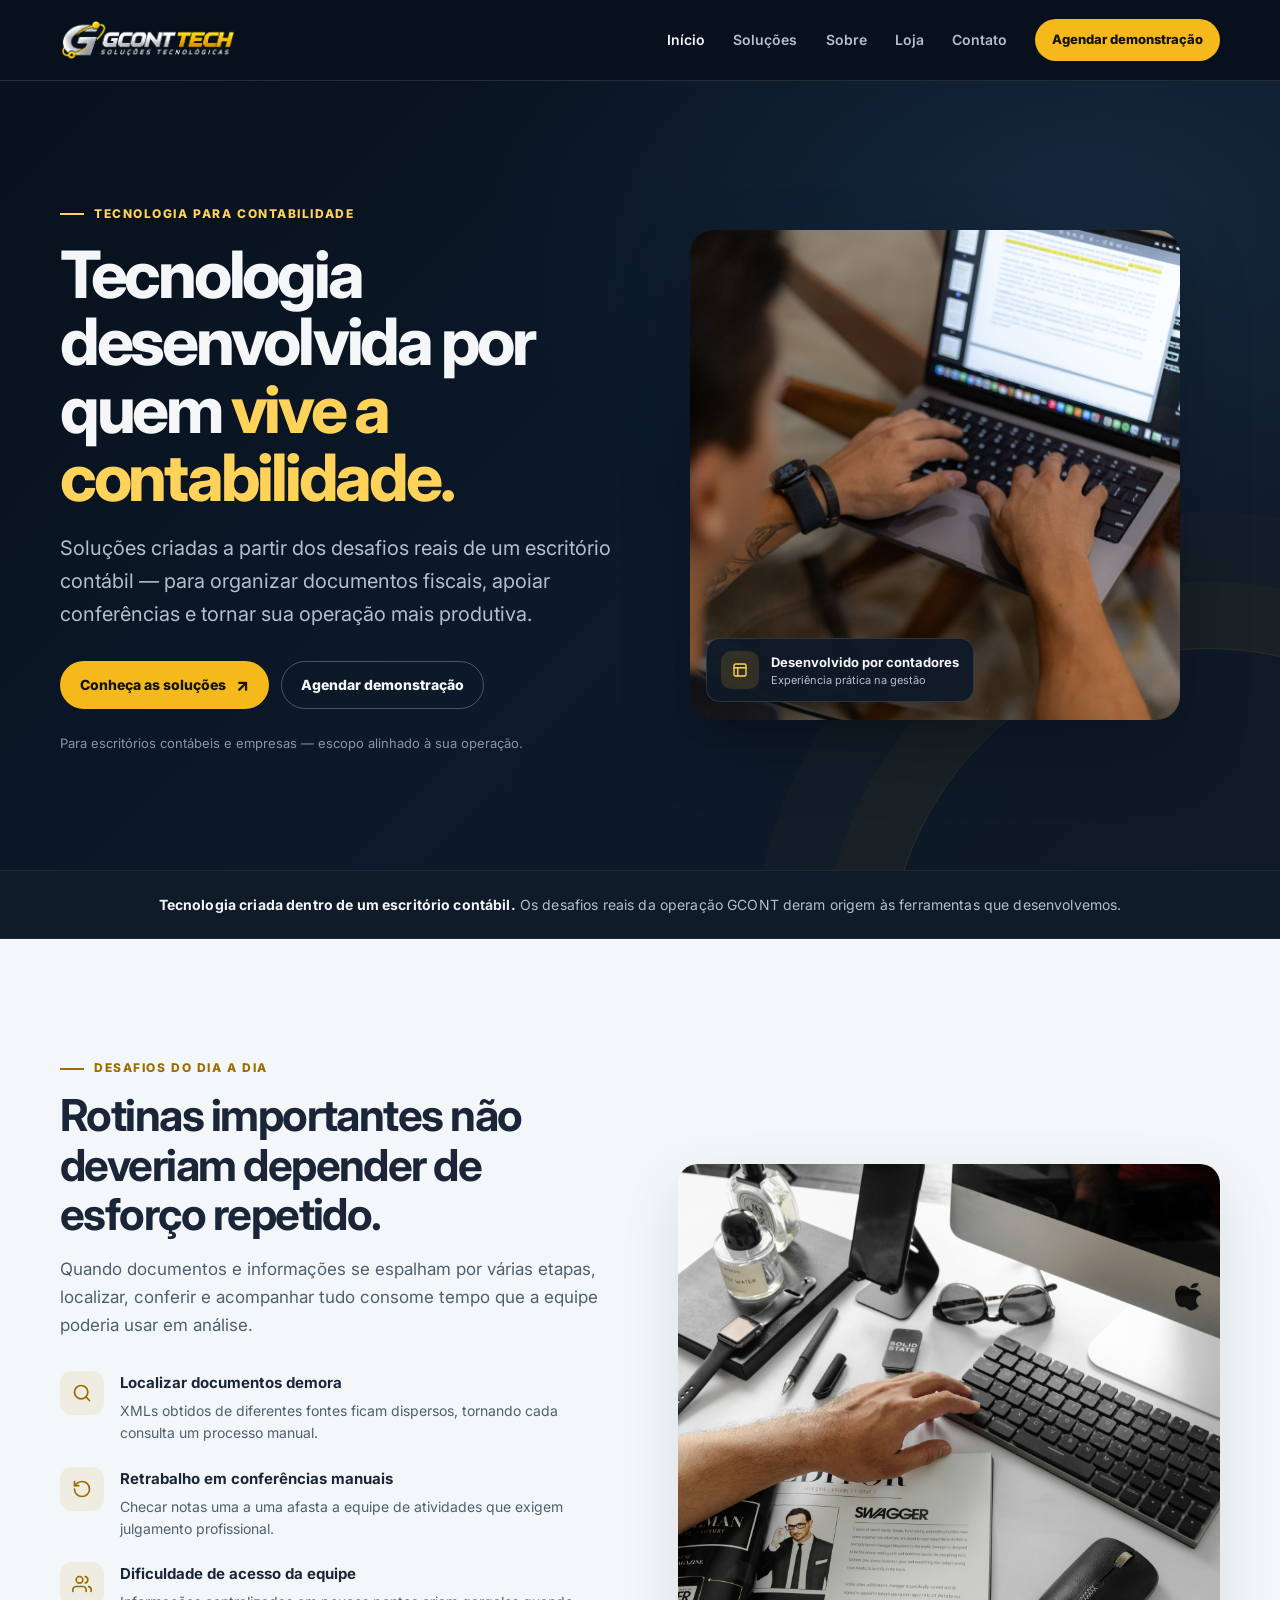
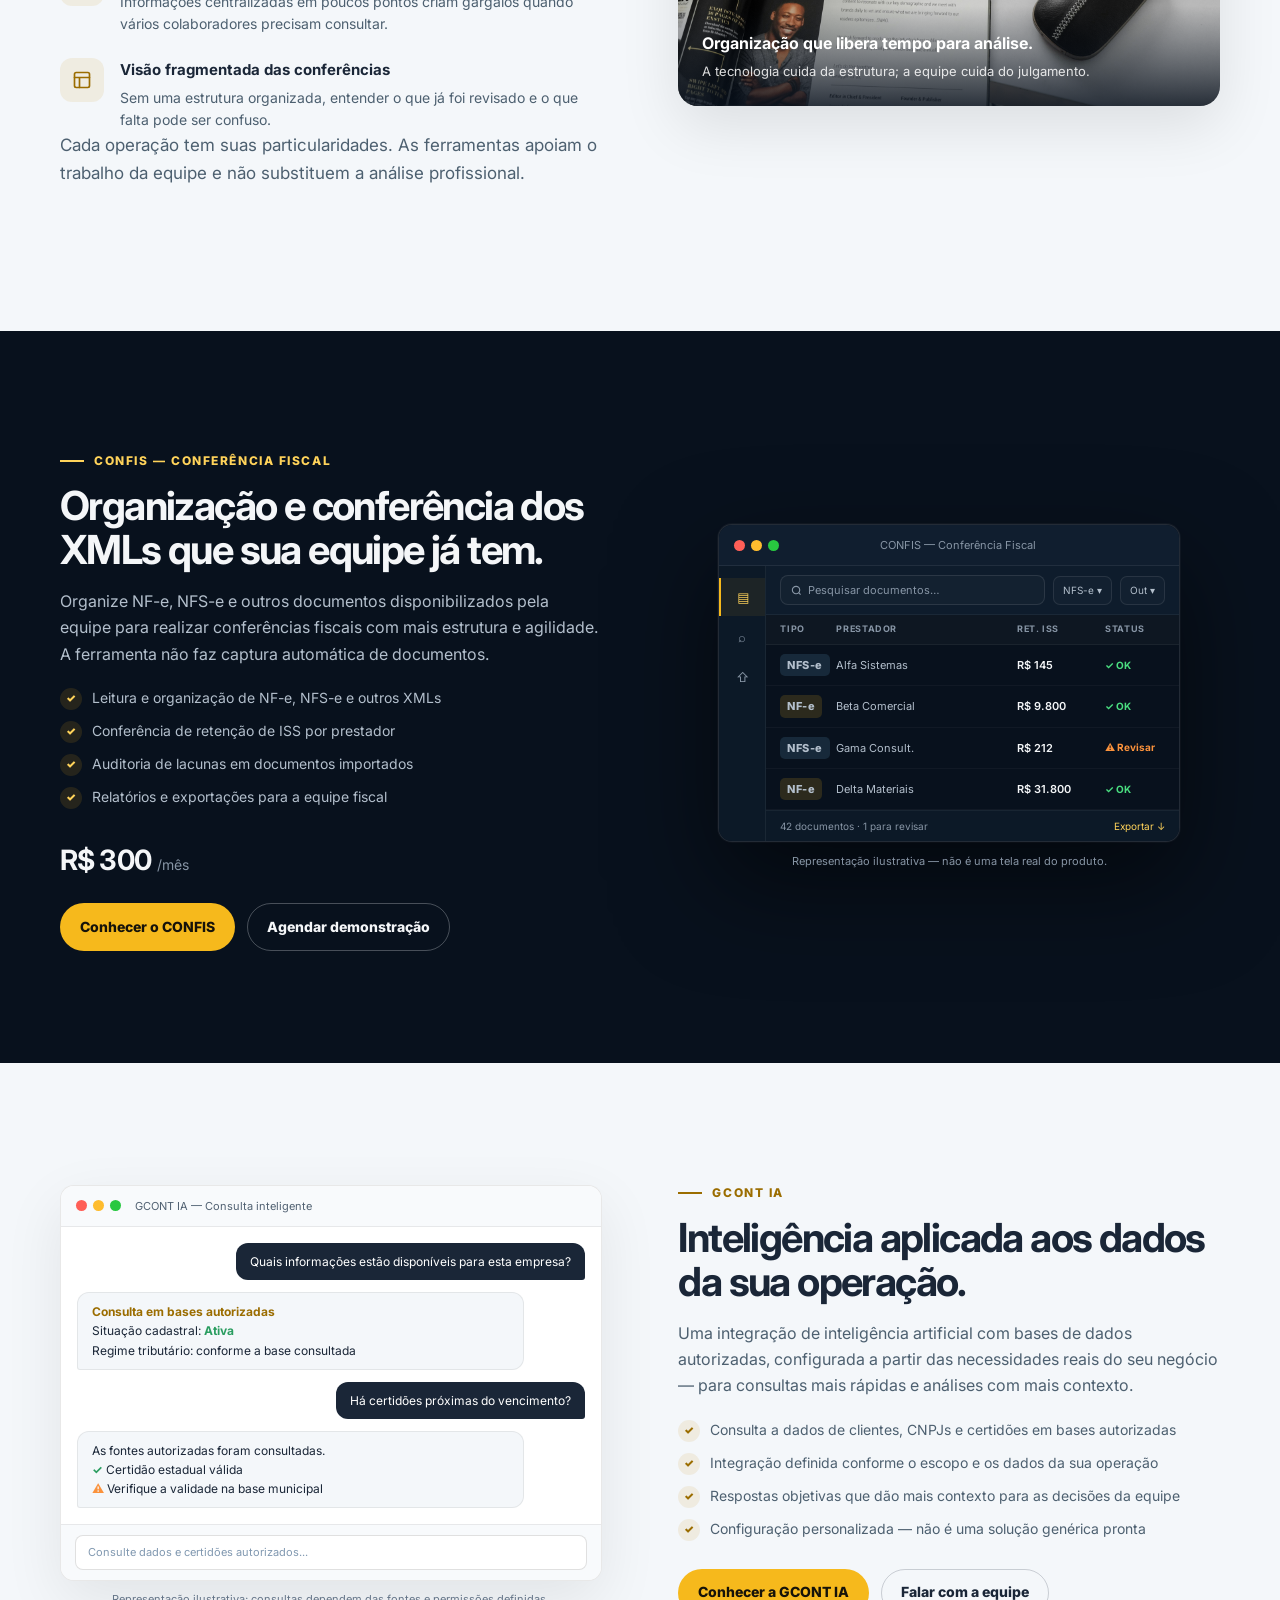
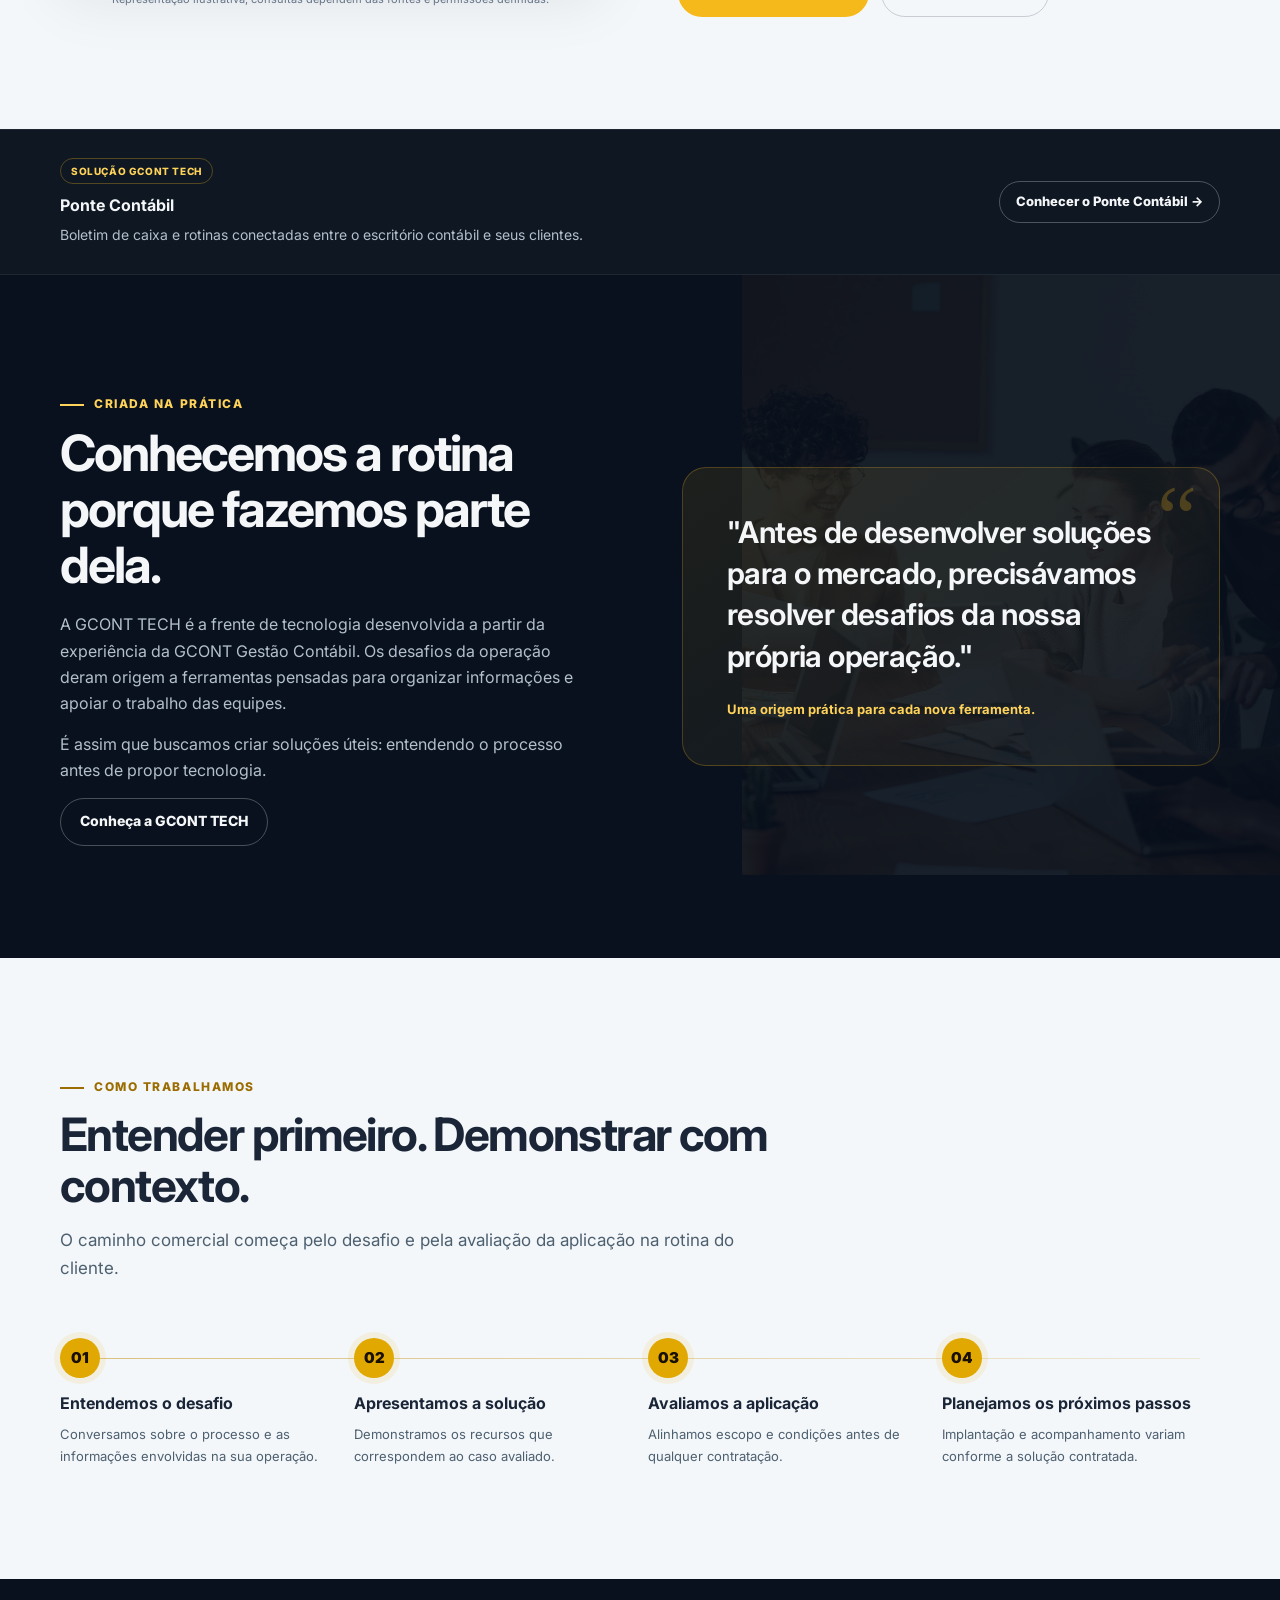
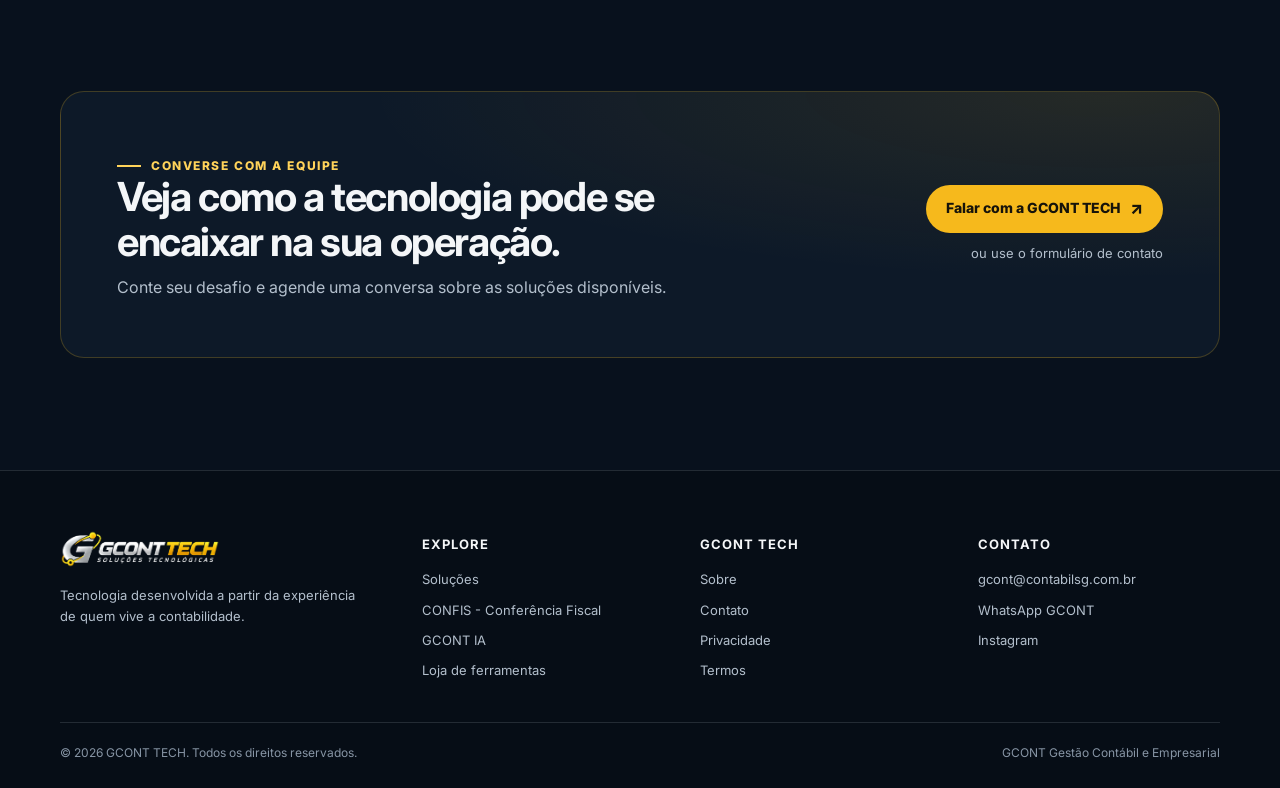
<file: index.html>
<!doctype html>
<html lang="pt-BR">
<head>
  <meta charset="utf-8">
  <meta name="viewport" content="width=device-width, initial-scale=1">
  <meta name="description" content="Tecnologia desenvolvida a partir da rotina contábil. Conheça as soluções GCONT TECH para organizar documentos fiscais e consultar dados empresariais.">
  <meta name="theme-color" content="#08111d">
  <link rel="canonical" href="https://www.gcontvendas.com/">
  <link rel="icon" href="/logos/favicon-g.png?v=4" type="image/png" sizes="128x128">
  <link rel="preconnect" href="https://fonts.googleapis.com">
  <link rel="preconnect" href="https://fonts.gstatic.com" crossorigin>
  <link href="https://fonts.googleapis.com/css2?family=Inter:wght@400;500;600;700;800;900&display=swap" rel="stylesheet">
  <link rel="stylesheet" href="/assets/site.css?v=15">
  <script src="/assets/site-config.js" defer></script>
  <script src="/assets/site.js" defer></script>
  <title>GCONT TECH | Tecnologia para quem vive a contabilidade</title>
  <meta property="og:type" content="website">
  <meta property="og:locale" content="pt_BR">
  <meta property="og:site_name" content="GCONT TECH">
  <meta property="og:title" content="GCONT TECH | Tecnologia para quem vive a contabilidade">
  <meta property="og:description" content="Soluções tecnológicas desenvolvidas a partir de desafios reais da operação contábil.">
  <meta property="og:url" content="https://www.gcontvendas.com/">
  <meta property="og:image" content="https://www.gcontvendas.com/assets/gcont-tech-light.png.png">
  <meta name="twitter:card" content="summary_large_image">
  <script type="application/ld+json">
  {
    "@context": "https://schema.org",
    "@type": "Organization",
    "name": "GCONT TECH",
    "url": "https://www.gcontvendas.com/",
    "logo": "https://www.gcontvendas.com/assets/gcont-tech-wordmark.png",
    "email": "gcont@contabilsg.com.br",
    "sameAs": ["https://www.instagram.com/gcontcontabil"],
    "contactPoint": [{"@type": "ContactPoint","telephone": "+55-49-3674-0176","contactType": "sales","availableLanguage": "Portuguese"}]
  }
  </script>
</head>
<body data-page="home">
  <a class="skip-link" href="#conteudo">Pular para o conteúdo</a>

  <header class="site-header">
    <div class="container nav-shell">
      <a class="brand" href="/" aria-label="GCONT TECH — início">
        <img src="/assets/gcont-tech-wordmark.png" width="725" height="174" alt="GCONT TECH — Soluções Tecnológicas">
      </a>
      <button class="nav-toggle" type="button" data-menu-toggle aria-expanded="false" aria-controls="primary-nav" aria-label="Abrir menu">
        <svg viewBox="0 0 24 24" aria-hidden="true"><path d="M4 7h16M4 12h16M4 17h16" fill="none" stroke="currentColor" stroke-width="2" stroke-linecap="round"/></svg>
      </button>
      <nav class="primary-nav" id="primary-nav" aria-label="Navegação principal">
        <a href="/" aria-current="page">Início</a>
        <a href="/solucoes">Soluções</a>
        <a href="/sobre">Sobre</a>
        <a href="/loja">Loja</a>
        <a href="/contato">Contato</a>
        <a class="button button-small nav-cta" href="/contato?solucao=demonstracao" data-track="demo_request">Agendar demonstração</a>
      </nav>
    </div>
  </header>

  <main id="conteudo">

    <!-- ====================================================
         HERO
         ==================================================== -->
    <section class="hero">
      <div class="container hero-grid">
        <div class="hero-copy">
          <span class="eyebrow">Tecnologia para contabilidade</span>
          <h1>Tecnologia desenvolvida por quem <span>vive a contabilidade.</span></h1>
          <p>Soluções criadas a partir dos desafios reais de um escritório contábil — para organizar documentos fiscais, apoiar conferências e tornar sua operação mais produtiva.</p>
          <div class="hero-actions">
            <a class="button button-arrow" href="/solucoes" data-track="solutions_view">Conheça as soluções</a>
            <a class="button button-secondary" href="https://wa.me/554936740176?text=Ol%C3%A1%21%20Gostaria%20de%20agendar%20uma%20demonstra%C3%A7%C3%A3o%20com%20a%20GCONT%20TECH." data-whatsapp-message="Olá! Gostaria de agendar uma demonstração com a GCONT TECH." data-product="geral" data-track="demo_request" target="_blank" rel="noopener noreferrer">Agendar demonstração</a>
          </div>
          <p class="hero-footnote">Para escritórios contábeis e empresas — escopo alinhado à sua operação.</p>
        </div>

        <figure class="hero-visual hero-photo-visual">
          <img src="/assets/pexels-ogutomacedo-19879395.jpg" alt="Pessoa trabalhando em um notebook durante uma rotina digital." width="4160" height="6240" fetchpriority="high">
          <figcaption class="hero-proof-badge">
            <span class="hero-proof-badge-icon" aria-hidden="true">
              <svg viewBox="0 0 24 24" width="18" height="18" fill="none" stroke="currentColor" stroke-width="1.8" stroke-linecap="round" stroke-linejoin="round"><rect x="4" y="4" width="16" height="16" rx="2"/><path d="M4 9h16M9 9v11"/></svg>
            </span>
            <span><strong>Desenvolvido por contadores</strong><small>Experiência prática na gestão</small></span>
          </figcaption>
        </figure>
      </div>
    </section>

    <!-- Proof band -->
    <div class="proof-band">
      <div class="container">
        <p><strong>Tecnologia criada dentro de um escritório contábil.</strong> Os desafios reais da operação GCONT deram origem às ferramentas que desenvolvemos.</p>
      </div>
    </div>

    <!-- ====================================================
         DESAFIOS — seção clara, editorial
         ==================================================== -->
    <section class="section section-light" id="desafios" aria-labelledby="desafios-title">
      <div class="container">
        <div class="pain-editorial">
          <div class="pain-lead">
            <span class="eyebrow">Desafios do dia a dia</span>
            <h2 id="desafios-title">Rotinas importantes não deveriam depender de esforço repetido.</h2>
            <p>Quando documentos e informações se espalham por várias etapas, localizar, conferir e acompanhar tudo consome tempo que a equipe poderia usar em análise.</p>
            <div class="pain-items">
              <div class="pain-item">
                <div class="pain-icon" aria-hidden="true">
                  <svg viewBox="0 0 24 24" width="20" height="20" fill="none" stroke="currentColor" stroke-width="2" stroke-linecap="round" stroke-linejoin="round"><circle cx="11" cy="11" r="8"/><path d="m21 21-4.35-4.35"/></svg>
                </div>
                <div>
                  <h4>Localizar documentos demora</h4>
                  <p>XMLs obtidos de diferentes fontes ficam dispersos, tornando cada consulta um processo manual.</p>
                </div>
              </div>
              <div class="pain-item">
                <div class="pain-icon" aria-hidden="true">
                  <svg viewBox="0 0 24 24" width="20" height="20" fill="none" stroke="currentColor" stroke-width="2" stroke-linecap="round" stroke-linejoin="round"><path d="M3 12a9 9 0 1 0 9-9 9.75 9.75 0 0 0-6.74 2.74L3 8"/><path d="M3 3v5h5"/></svg>
                </div>
                <div>
                  <h4>Retrabalho em conferências manuais</h4>
                  <p>Checar notas uma a uma afasta a equipe de atividades que exigem julgamento profissional.</p>
                </div>
              </div>
              <div class="pain-item">
                <div class="pain-icon" aria-hidden="true">
                  <svg viewBox="0 0 24 24" width="20" height="20" fill="none" stroke="currentColor" stroke-width="2" stroke-linecap="round" stroke-linejoin="round"><path d="M17 21v-2a4 4 0 0 0-4-4H5a4 4 0 0 0-4 4v2"/><circle cx="9" cy="7" r="4"/><path d="M23 21v-2a4 4 0 0 0-3-3.87"/><path d="M16 3.13a4 4 0 0 1 0 7.75"/></svg>
                </div>
                <div>
                  <h4>Dificuldade de acesso da equipe</h4>
                  <p>Informações centralizadas em poucos pontos criam gargalos quando vários colaboradores precisam consultar.</p>
                </div>
              </div>
              <div class="pain-item">
                <div class="pain-icon" aria-hidden="true">
                  <svg viewBox="0 0 24 24" width="20" height="20" fill="none" stroke="currentColor" stroke-width="2" stroke-linecap="round" stroke-linejoin="round"><rect x="3" y="3" width="18" height="18" rx="2"/><path d="M3 9h18M9 21V9"/></svg>
                </div>
                <div>
                  <h4>Visão fragmentada das conferências</h4>
                  <p>Sem uma estrutura organizada, entender o que já foi revisado e o que falta pode ser confuso.</p>
                </div>
              </div>
            </div>
            <p class="pain-note">Cada operação tem suas particularidades. As ferramentas apoiam o trabalho da equipe e não substituem a análise profissional.</p>
          </div>

          <div class="pain-photo-side" aria-hidden="true">
            <img
              src="/assets/pexels-drew-williams-1285451-3143791.jpg?v=2"
              alt=""
              loading="lazy"
              width="800"
              height="600"
            >
            <div class="pain-photo-caption">
              <strong>Organização que libera tempo para análise.</strong>
              A tecnologia cuida da estrutura; a equipe cuida do julgamento.
            </div>
          </div>
        </div>
      </div>
    </section>

    <!-- ====================================================
         CONFIS — seção escura
         ==================================================== -->
    <section class="section section-dark" id="confis" aria-labelledby="confis-title">
      <div class="container">
        <div class="product-showcase">
          <div class="product-copy-dark">
            <span class="eyebrow">CONFIS — Conferência Fiscal</span>
            <h2 id="confis-title">Organização e conferência dos XMLs que sua equipe já tem.</h2>
            <p>Organize NF-e, NFS-e e outros documentos disponibilizados pela equipe para realizar conferências fiscais com mais estrutura e agilidade. A ferramenta não faz captura automática de documentos.</p>
            <ul class="benefit-list benefit-list-dark">
              <li>Leitura e organização de NF-e, NFS-e e outros XMLs</li>
              <li>Conferência de retenção de ISS por prestador</li>
              <li>Auditoria de lacunas em documentos importados</li>
              <li>Relatórios e exportações para a equipe fiscal</li>
            </ul>
            <p style="margin:0 0 20px;display:flex;align-items:baseline;gap:6px"><strong style="font-size:28px;letter-spacing:-.03em;color:var(--text)">R$&nbsp;300</strong><span style="color:var(--faint);font-size:14px">/mês</span></p>
            <div class="product-actions">
              <a class="button" href="/confis" data-track="confis_view">Conhecer o CONFIS</a>
              <a class="button button-secondary" href="/contato?solucao=confis" data-track="demo_request">Agendar demonstração</a>
            </div>
          </div>
          <figure class="product-visual" aria-label="Interface do CONFIS">
            <div class="app-window">
              <div class="app-chrome">
                <span class="chrome-dot chrome-dot-red"></span>
                <span class="chrome-dot chrome-dot-yellow"></span>
                <span class="chrome-dot chrome-dot-green"></span>
                <span class="chrome-title">CONFIS — Conferência Fiscal</span>
              </div>
              <div class="app-body">
                <div class="app-nav-rail" aria-hidden="true">
                  <div class="nav-icon active">▤</div>
                  <div class="nav-icon">⌕</div>
                  <div class="nav-icon">⇧</div>
                </div>
                <div class="app-content">
                  <div class="app-toolbar">
                    <div class="toolbar-search-box">
                      <svg width="11" height="11" viewBox="0 0 24 24" fill="none" stroke="currentColor" stroke-width="2.5"><circle cx="11" cy="11" r="8"/><path d="m21 21-4.35-4.35"/></svg>
                      Pesquisar documentos…
                    </div>
                    <div class="toolbar-chip">NFS-e ▾</div>
                    <div class="toolbar-chip">Out ▾</div>
                  </div>
                  <div class="doc-list-head">
                    <span>Tipo</span><span>Prestador</span><span>Ret. ISS</span><span>Status</span>
                  </div>
                  <div class="doc-row"><span><span class="doc-badge doc-nfse">NFS-e</span></span><span>Alfa Sistemas</span><span class="doc-val">R$ 145</span><span style="color:#4ade80;font-size:10px;font-weight:700">✓ OK</span></div>
                  <div class="doc-row"><span><span class="doc-badge doc-nfe">NF-e</span></span><span>Beta Comercial</span><span class="doc-val">R$ 9.800</span><span style="color:#4ade80;font-size:10px;font-weight:700">✓ OK</span></div>
                  <div class="doc-row"><span><span class="doc-badge doc-nfse">NFS-e</span></span><span>Gama Consult.</span><span class="doc-val">R$ 212</span><span style="color:#fb923c;font-size:10px;font-weight:700">⚠ Revisar</span></div>
                  <div class="doc-row"><span><span class="doc-badge doc-nfe">NF-e</span></span><span>Delta Materiais</span><span class="doc-val">R$ 31.800</span><span style="color:#4ade80;font-size:10px;font-weight:700">✓ OK</span></div>
                  <div class="app-status-bar"><span>42 documentos · 1 para revisar</span><span class="action-link">Exportar ↓</span></div>
                </div>
              </div>
            </div>
            <figcaption style="margin-top:10px;font-size:11px;color:var(--faint);text-align:center">Representação ilustrativa — não é uma tela real do produto.</figcaption>
          </figure>
        </div>
      </div>
    </section>

    <!-- ====================================================
         GCONT IA — seção clara
         ==================================================== -->
    <section class="section section-light" id="gcont-ia" aria-labelledby="gcontia-title">
      <div class="container">
        <div class="product-showcase product-showcase-flip">
          <figure class="product-visual ai-home-visual">
            <div class="ai-window">
              <div class="ai-chrome">
                <span class="chrome-dot chrome-dot-red"></span>
                <span class="chrome-dot chrome-dot-yellow"></span>
                <span class="chrome-dot chrome-dot-green"></span>
                <span class="ai-label">GCONT IA &mdash; Consulta inteligente</span>
              </div>
              <div class="ai-chat-area">
                <div class="ai-bubble-wrap ai-user"><div class="ai-bubble ai-bubble-user">Quais informa&ccedil;&otilde;es est&atilde;o dispon&iacute;veis para esta empresa?</div></div>
                <div class="ai-bubble-wrap"><div class="ai-bubble ai-bubble-bot"><strong>Consulta em bases autorizadas</strong><br>Situa&ccedil;&atilde;o cadastral: <span class="ai-ok">Ativa</span><br>Regime tribut&aacute;rio: conforme a base consultada</div></div>
                <div class="ai-bubble-wrap ai-user"><div class="ai-bubble ai-bubble-user">H&aacute; certid&otilde;es pr&oacute;ximas do vencimento?</div></div>
                <div class="ai-bubble-wrap"><div class="ai-bubble ai-bubble-bot">As fontes autorizadas foram consultadas.<br><span class="ai-ok">&#10003;</span> Certid&atilde;o estadual v&aacute;lida<br><span style="color:#fb923c;font-weight:700">&#9888;</span> Verifique a validade na base municipal</div></div>
              </div>
              <div class="ai-input-row">
                <div class="ai-input-pill">Consulte dados e certid&otilde;es autorizados...</div>
              </div>
            </div>
            <figcaption>Representa&ccedil;&atilde;o ilustrativa; consultas dependem das fontes e permiss&otilde;es definidas.</figcaption>
          </figure>
          <div class="product-copy-light">
            <span class="eyebrow">GCONT IA</span>
            <h2 id="gcontia-title">Inteligência aplicada aos dados da sua operação.</h2>
            <p>Uma integração de inteligência artificial com bases de dados autorizadas, configurada a partir das necessidades reais do seu negócio — para consultas mais rápidas e análises com mais contexto.</p>
            <ul class="benefit-list benefit-list-light">
              <li>Consulta a dados de clientes, CNPJs e certidões em bases autorizadas</li>
              <li>Integração definida conforme o escopo e os dados da sua operação</li>
              <li>Respostas objetivas que dão mais contexto para as decisões da equipe</li>
              <li>Configuração personalizada — não é uma solução genérica pronta</li>
            </ul>
            <div class="product-actions">
              <a class="button" href="/gcont-ia" data-track="gcontia_view">Conhecer a GCONT IA</a>
              <a class="button button-outline-light" href="/contato?solucao=gcont-ia" data-track="demo_request">Falar com a equipe</a>
            </div>
          </div>

        </div>
      </div>
    </section>

    <!-- Ponte Contábil — chamada institucional -->
    <div class="ponte-strip">
      <div class="container">
        <div class="ponte-inner">
          <div class="ponte-text">
            <span class="ponte-badge">Solução GCONT TECH</span>
            <div>
              <strong class="ponte-home-title">Ponte Contábil</strong>
              <p class="ponte-home-description">Boletim de caixa e rotinas conectadas entre o escritório contábil e seus clientes.</p>
            </div>
          </div>
          <a class="button button-secondary button-small" href="https://pontecontabil.com/landing/" target="_blank" rel="noopener noreferrer" data-track="ponte_landing_click">Conhecer o Ponte Contábil →</a>
        </div>
      </div>
    </div>

    <!-- ====================================================
         ORIGEM — conhecemos a rotina
         ==================================================== -->
    <section class="section origem-section" aria-labelledby="origem-title">
      <img
        class="origem-photo-bg"
        src="/assets/foto-equipe.jpg"
        alt=""
        aria-hidden="true"
        loading="lazy"
        width="800"
        height="600"
      >
      <div class="container split">
        <div class="split-copy">
          <span class="eyebrow">Criada na prática</span>
          <h2 id="origem-title">Conhecemos a rotina porque fazemos parte dela.</h2>
          <p>A GCONT TECH é a frente de tecnologia desenvolvida a partir da experiência da GCONT Gestão Contábil. Os desafios da operação deram origem a ferramentas pensadas para organizar informações e apoiar o trabalho das equipes.</p>
          <p>É assim que buscamos criar soluções úteis: entendendo o processo antes de propor tecnologia.</p>
          <a class="button button-secondary" href="/sobre">Conheça a GCONT TECH</a>
        </div>
        <div class="quote-panel">
          <blockquote>"Antes de desenvolver soluções para o mercado, precisávamos resolver desafios da nossa própria operação."</blockquote>
          <p>Uma origem prática para cada nova ferramenta.</p>
        </div>
      </div>
    </section>

    <!-- ====================================================
         COMO TRABALHAMOS — timeline, seção clara
         ==================================================== -->
    <section class="section section-light" id="processo" aria-labelledby="processo-title">
      <div class="container">
        <div class="section-head">
          <span class="eyebrow">Como trabalhamos</span>
          <h2 id="processo-title">Entender primeiro. Demonstrar com contexto.</h2>
          <p>O caminho comercial começa pelo desafio e pela avaliação da aplicação na rotina do cliente.</p>
        </div>
        <div class="timeline-wrap">
          <div class="timeline-track" aria-hidden="true"></div>
          <div class="timeline-grid">
            <div class="timeline-item">
              <div class="timeline-num" aria-hidden="true">01</div>
              <h3>Entendemos o desafio</h3>
              <p>Conversamos sobre o processo e as informações envolvidas na sua operação.</p>
            </div>
            <div class="timeline-item">
              <div class="timeline-num" aria-hidden="true">02</div>
              <h3>Apresentamos a solução</h3>
              <p>Demonstramos os recursos que correspondem ao caso avaliado.</p>
            </div>
            <div class="timeline-item">
              <div class="timeline-num" aria-hidden="true">03</div>
              <h3>Avaliamos a aplicação</h3>
              <p>Alinhamos escopo e condições antes de qualquer contratação.</p>
            </div>
            <div class="timeline-item">
              <div class="timeline-num" aria-hidden="true">04</div>
              <h3>Planejamos os próximos passos</h3>
              <p>Implantação e acompanhamento variam conforme a solução contratada.</p>
            </div>
          </div>
        </div>
      </div>
    </section>

    <!-- ====================================================
         CTA
         ==================================================== -->
    <section class="cta-section" id="contato" aria-labelledby="cta-title">
      <div class="container">
        <div class="cta-panel-v2">
          <div>
            <span class="eyebrow">Converse com a equipe</span>
            <h2 id="cta-title">Veja como a tecnologia pode se encaixar na sua operação.</h2>
            <p>Conte seu desafio e agende uma conversa sobre as soluções disponíveis.</p>
          </div>
          <div class="cta-actions">
            <a class="button button-arrow" href="https://wa.me/554936740176?text=Ol%C3%A1%21%20Gostaria%20de%20conhecer%20as%20solu%C3%A7%C3%B5es%20da%20GCONT%20TECH." data-whatsapp-message="Olá! Gostaria de conhecer as soluções da GCONT TECH." data-product="geral" data-track="demo_request" target="_blank" rel="noopener noreferrer">Falar com a GCONT TECH</a>
            <a href="/contato" style="font-size:13px;color:var(--muted);text-align:center">ou use o formulário de contato</a>
          </div>
        </div>
      </div>
    </section>

  </main>

  <footer class="footer">
    <div class="container">
      <div class="footer-grid">
        <div class="footer-brand">
          <a href="/" aria-label="GCONT TECH — início">
            <img src="/assets/gcont-tech-wordmark.png" width="725" height="174" alt="GCONT TECH — Soluções Tecnológicas">
          </a>
          <p>Tecnologia desenvolvida a partir da experiência de quem vive a contabilidade.</p>
        </div>
        <div>
          <h2>Explore</h2>
          <div class="footer-links">
            <a href="/solucoes">Soluções</a>
            <a href="/confis">CONFIS - Conferência Fiscal</a>
            <a href="/gcont-ia">GCONT IA</a>
            <a href="/loja">Loja de ferramentas</a>
          </div>
        </div>
        <div>
          <h2>GCONT TECH</h2>
          <div class="footer-links">
            <a href="/sobre">Sobre</a>
            <a href="/contato">Contato</a>
            <a href="/privacidade">Privacidade</a>
            <a href="/termos">Termos</a>
          </div>
        </div>
        <div>
          <h2>Contato</h2>
          <div class="footer-links">
            <a href="mailto:gcont@contabilsg.com.br">gcont@contabilsg.com.br</a>
            <a href="https://wa.me/554936740176" target="_blank" rel="noopener noreferrer">WhatsApp GCONT</a>
            <a href="https://www.instagram.com/gcontcontabil" target="_blank" rel="noopener noreferrer">Instagram</a>
          </div>
        </div>
      </div>
      <div class="footer-bottom">
        <p>© <span data-current-year>2026</span> GCONT TECH. Todos os direitos reservados.</p>
        <p>GCONT Gestão Contábil e Empresarial</p>
      </div>
    </div>
  </footer>
</body>
</html>
</file>
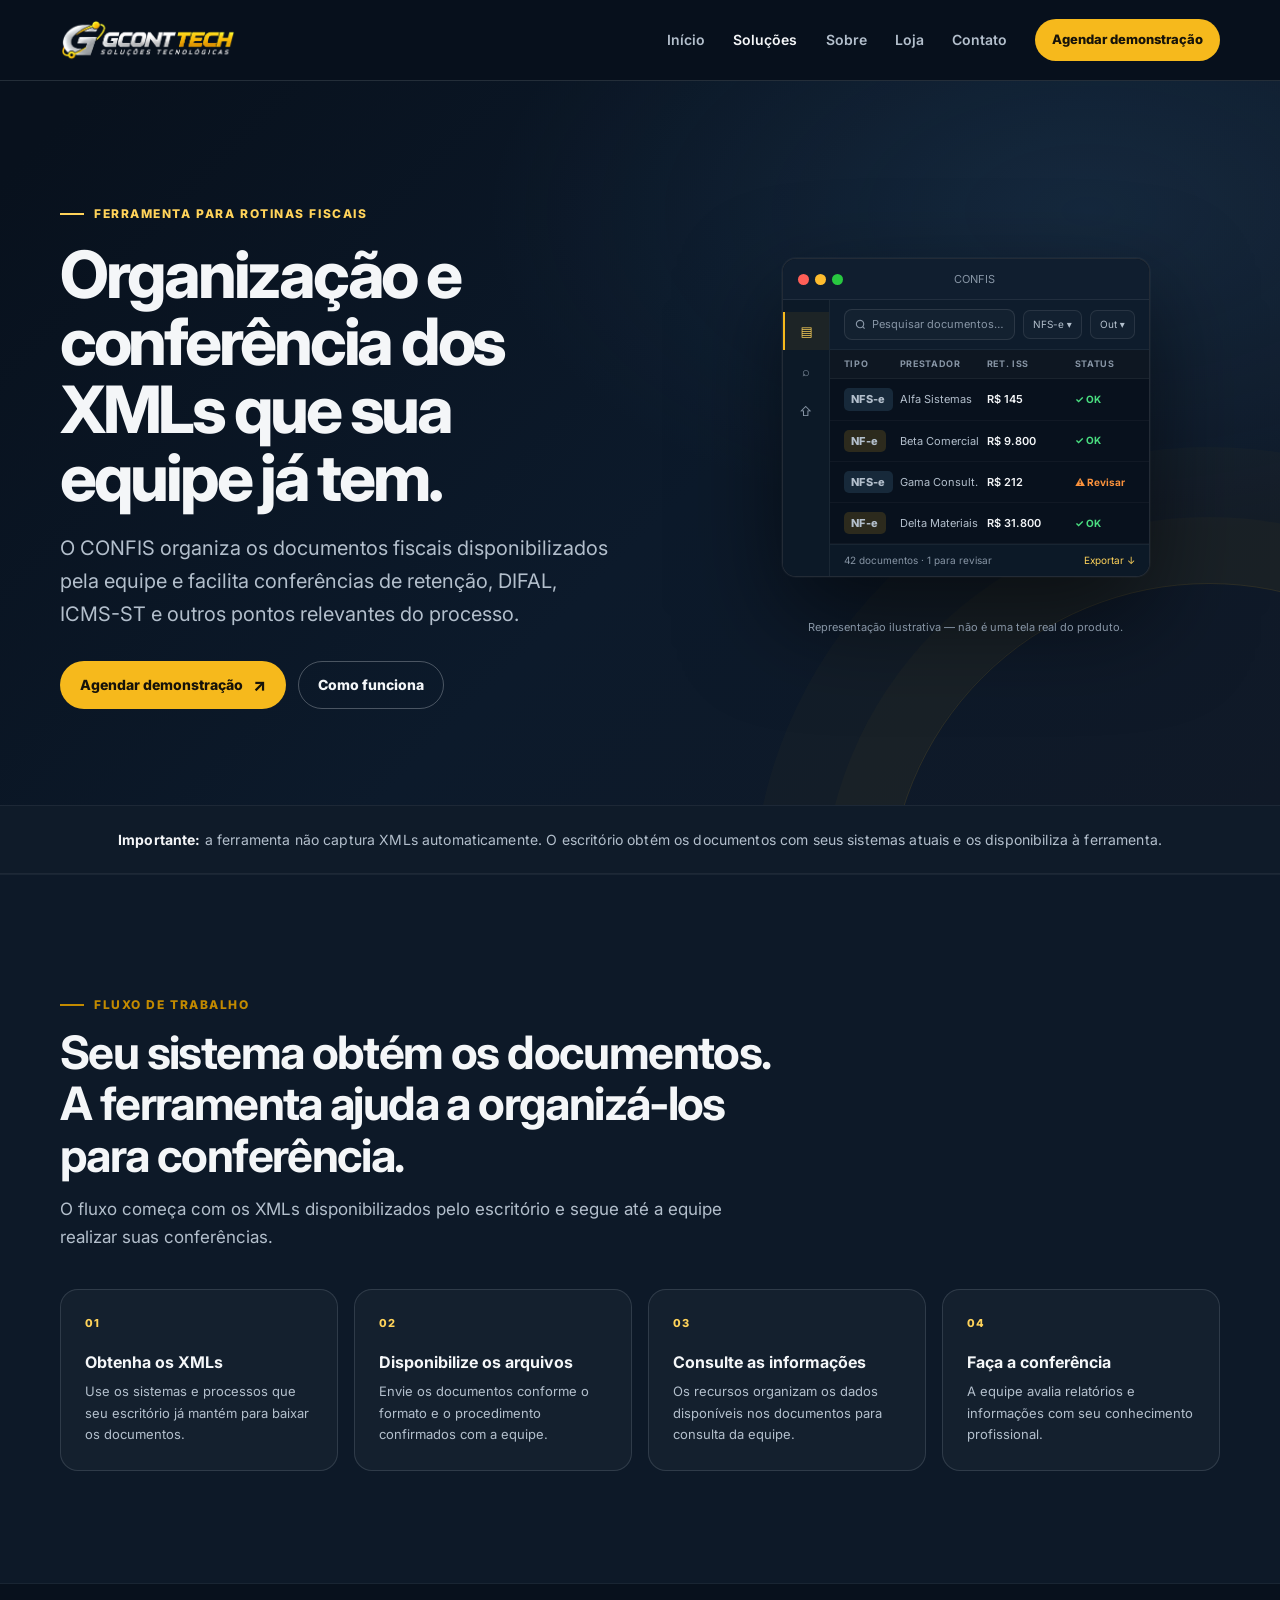
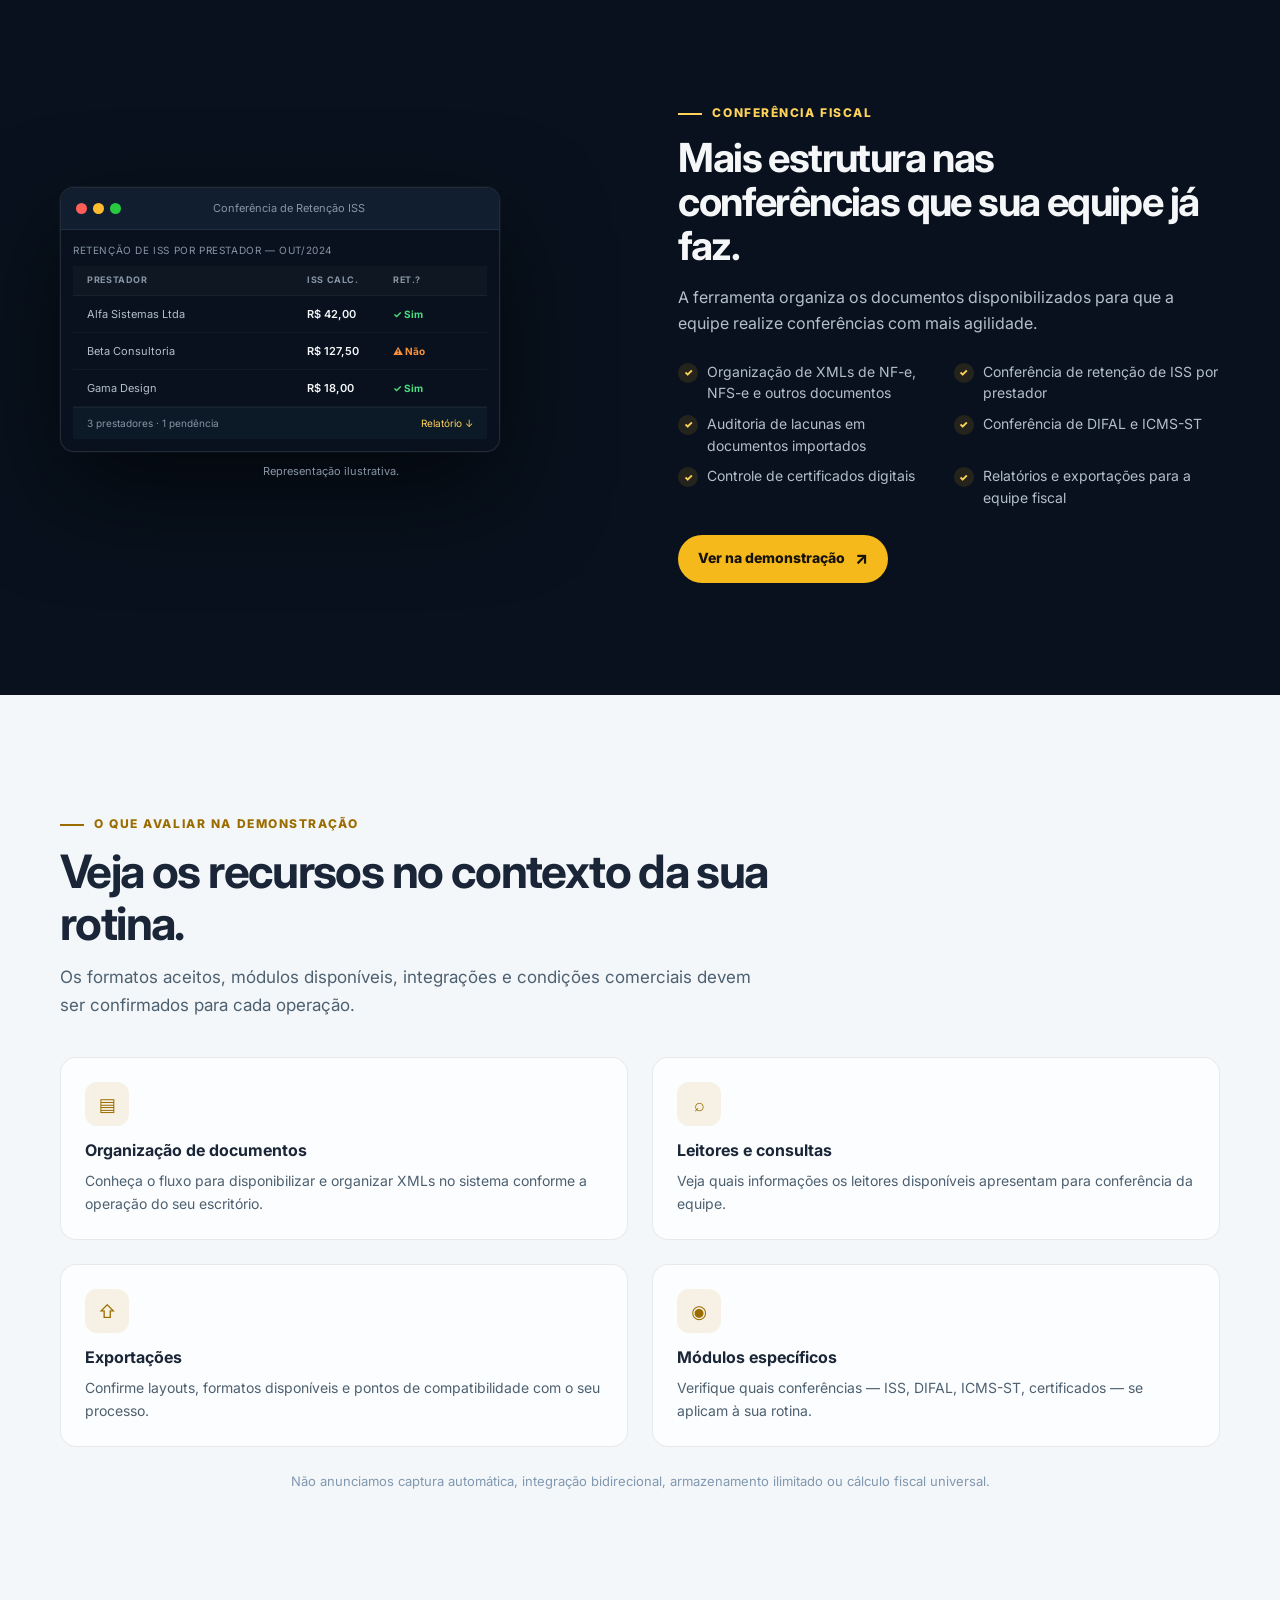
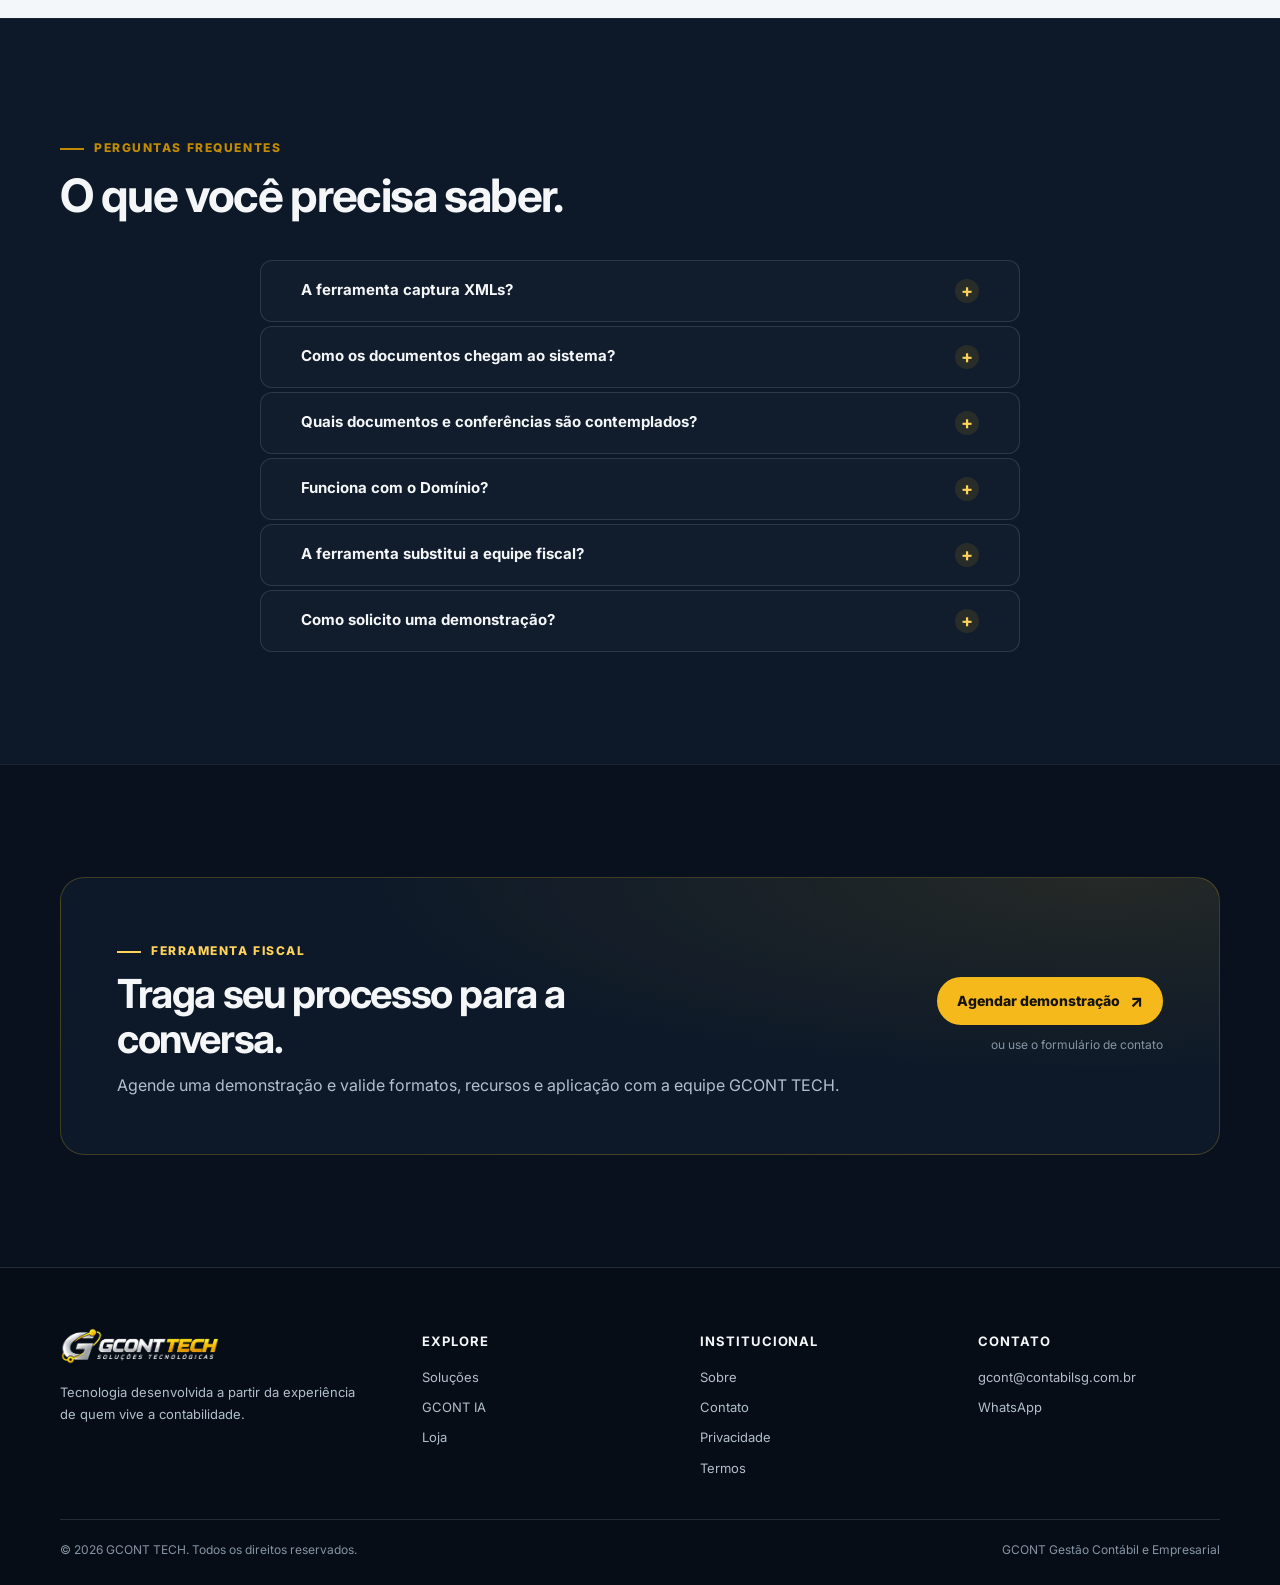
<file: confis.html>
<!doctype html>
<html lang="pt-BR">
<head>
  <meta charset="utf-8">
  <meta name="viewport" content="width=device-width, initial-scale=1">
  <meta name="description" content="CONFIS: ferramenta para organização de documentos XML e conferência fiscal. Organize NF-e, NFS-e e outros documentos disponibilizados pela equipe.">
  <meta name="theme-color" content="#08111d">
  <link rel="canonical" href="https://www.gcontvendas.com/confis">
  <link rel="icon" href="/logos/favicon-g.png?v=4" type="image/png" sizes="128x128">
  <link rel="preconnect" href="https://fonts.googleapis.com">
  <link rel="preconnect" href="https://fonts.gstatic.com" crossorigin>
  <link href="https://fonts.googleapis.com/css2?family=Inter:wght@400;500;600;700;800;900&display=swap" rel="stylesheet">
  <link rel="stylesheet" href="/assets/site.css?v=15">
  <script src="/assets/site-config.js" defer></script>
  <script src="/assets/site.js" defer></script>
  <title>CONFIS | Conferência fiscal da GCONT TECH</title>
  <meta property="og:title" content="CONFIS | GCONT TECH">
  <meta property="og:description" content="Organize XMLs disponibilizados pela equipe e realize conferências fiscais com mais estrutura e agilidade.">
  <meta property="og:url" content="https://www.gcontvendas.com/confis">
  <meta property="og:image" content="https://www.gcontvendas.com/assets/gcont-tech-light.png.png">
</head>
<body data-page="product" data-product="fiscal">
  <a class="skip-link" href="#conteudo">Pular para o conteúdo</a>

  <header class="site-header">
    <div class="container nav-shell">
      <a class="brand" href="/" aria-label="GCONT TECH — início">
        <img src="/assets/gcont-tech-wordmark.png" width="725" height="174" alt="GCONT TECH — Soluções Tecnológicas">
      </a>
      <button class="nav-toggle" type="button" data-menu-toggle aria-expanded="false" aria-controls="primary-nav" aria-label="Abrir menu">
        <svg viewBox="0 0 24 24" aria-hidden="true" width="22" height="22" fill="none" stroke="currentColor" stroke-width="2" stroke-linecap="round"><path d="M4 7h16M4 12h16M4 17h16"/></svg>
      </button>
      <nav class="primary-nav" id="primary-nav" aria-label="Navegação principal">
        <a href="/">Início</a>
        <a href="/solucoes" aria-current="page">Soluções</a>
        <a href="/sobre">Sobre</a>
        <a href="/loja">Loja</a>
        <a href="/contato">Contato</a>
        <a class="button button-small nav-cta" href="/contato?solucao=confis" data-track="demo_request" data-product="fiscal">Agendar demonstração</a>
      </nav>
    </div>
  </header>

  <main id="conteudo">

    <!-- Hero -->
    <section class="hero" style="padding-bottom:clamp(64px,8vw,96px)">
      <div class="container hero-grid">
        <div class="hero-copy">
          <span class="eyebrow">Ferramenta para rotinas fiscais</span>
          <h1>Organização e conferência dos XMLs que sua equipe já tem.</h1>
          <p>O <span data-fiscal-product-name>CONFIS</span> organiza os documentos fiscais disponibilizados pela equipe e facilita conferências de retenção, DIFAL, ICMS-ST e outros pontos relevantes do processo.</p>
          <div class="hero-actions">
            <a class="button button-arrow" href="https://wa.me/554936740176?text=Ol%C3%A1%21%20Gostaria%20de%20agendar%20uma%20demonstra%C3%A7%C3%A3o%20da%20solu%C3%A7%C3%A3o%20fiscal%20da%20GCONT%20TECH." data-whatsapp-message="Olá! Gostaria de agendar uma demonstração da solução fiscal da GCONT TECH." data-product="fiscal" data-track="demo_request" target="_blank" rel="noopener noreferrer">Agendar demonstração</a>
            <a class="button button-secondary" href="#como-funciona">Como funciona</a>
          </div>
        </div>
        <div class="hero-visual" aria-label="Interface do CONFIS">
          <div class="app-window" style="max-width:480px">
            <div class="app-chrome">
              <span class="chrome-dot chrome-dot-red"></span>
              <span class="chrome-dot chrome-dot-yellow"></span>
              <span class="chrome-dot chrome-dot-green"></span>
              <span class="chrome-title" data-fiscal-product-name>CONFIS — Conferência Fiscal</span>
            </div>
            <div class="app-body">
              <div class="app-nav-rail" aria-hidden="true">
                <div class="nav-icon active">▤</div>
                <div class="nav-icon">⌕</div>
                <div class="nav-icon">⇧</div>
              </div>
              <div class="app-content">
                <div class="app-toolbar">
                  <div class="toolbar-search-box">
                    <svg width="11" height="11" viewBox="0 0 24 24" fill="none" stroke="currentColor" stroke-width="2.5"><circle cx="11" cy="11" r="8"/><path d="m21 21-4.35-4.35"/></svg>
                    Pesquisar documentos…
                  </div>
                  <div class="toolbar-chip">NFS-e ▾</div>
                  <div class="toolbar-chip">Out ▾</div>
                </div>
                <div class="doc-list-head">
                  <span>Tipo</span><span>Prestador</span><span>Ret. ISS</span><span>Status</span>
                </div>
                <div class="doc-row"><span><span class="doc-badge doc-nfse">NFS-e</span></span><span>Alfa Sistemas</span><span class="doc-val">R$ 145</span><span style="color:#4ade80;font-size:10px;font-weight:700">✓ OK</span></div>
                <div class="doc-row"><span><span class="doc-badge doc-nfe">NF-e</span></span><span>Beta Comercial</span><span class="doc-val">R$ 9.800</span><span style="color:#4ade80;font-size:10px;font-weight:700">✓ OK</span></div>
                <div class="doc-row"><span><span class="doc-badge doc-nfse">NFS-e</span></span><span>Gama Consult.</span><span class="doc-val">R$ 212</span><span style="color:#fb923c;font-size:10px;font-weight:700">⚠ Revisar</span></div>
                <div class="doc-row"><span><span class="doc-badge doc-nfe">NF-e</span></span><span>Delta Materiais</span><span class="doc-val">R$ 31.800</span><span style="color:#4ade80;font-size:10px;font-weight:700">✓ OK</span></div>
                <div class="app-status-bar"><span>42 documentos · 1 para revisar</span><span class="action-link">Exportar ↓</span></div>
              </div>
            </div>
          </div>
          <p style="margin-top:10px;font-size:11px;color:var(--faint);text-align:center">Representação ilustrativa — não é uma tela real do produto.</p>
        </div>
      </div>
    </section>

    <!-- Aviso importante -->
    <div class="proof-band">
      <div class="container">
        <p><strong>Importante:</strong> a ferramenta não captura XMLs automaticamente. O escritório obtém os documentos com seus sistemas atuais e os disponibiliza à ferramenta.</p>
      </div>
    </div>

    <!-- Como funciona — fluxo -->
    <section class="section section-soft" id="como-funciona">
      <div class="container">
        <div class="section-head">
          <span class="eyebrow">Fluxo de trabalho</span>
          <h2>Seu sistema obtém os documentos. A ferramenta ajuda a organizá-los para conferência.</h2>
          <p>O fluxo começa com os XMLs disponibilizados pelo escritório e segue até a equipe realizar suas conferências.</p>
        </div>
        <div class="flow-steps">
          <div class="flow-step">
            <h3>Obtenha os XMLs</h3>
            <p>Use os sistemas e processos que seu escritório já mantém para baixar os documentos.</p>
          </div>
          <div class="flow-step">
            <h3>Disponibilize os arquivos</h3>
            <p>Envie os documentos conforme o formato e o procedimento confirmados com a equipe.</p>
          </div>
          <div class="flow-step">
            <h3>Consulte as informações</h3>
            <p>Os recursos organizam os dados disponíveis nos documentos para consulta da equipe.</p>
          </div>
          <div class="flow-step">
            <h3>Faça a conferência</h3>
            <p>A equipe avalia relatórios e informações com seu conhecimento profissional.</p>
          </div>
        </div>
      </div>
    </section>

    <!-- O que a ferramenta organiza — seção escura -->
    <section class="section section-dark">
      <div class="container">
        <div class="product-showcase">
          <div class="product-visual">
            <div class="app-window" style="max-width:440px">
              <div class="app-chrome">
                <span class="chrome-dot chrome-dot-red"></span>
                <span class="chrome-dot chrome-dot-yellow"></span>
                <span class="chrome-dot chrome-dot-green"></span>
                <span class="chrome-title">Conferência de Retenção ISS</span>
              </div>
              <div class="app-body">
                <div class="app-content" style="padding:12px">
                  <div style="font-size:10px;color:var(--faint);margin-bottom:8px;text-transform:uppercase;letter-spacing:.06em">Retenção de ISS por prestador — Out/2024</div>
                  <div class="doc-list-head" style="grid-template-columns:1fr 80px 80px;gap:6px">
                    <span>Prestador</span><span>ISS calc.</span><span>Ret.?</span>
                  </div>
                  <div class="doc-row" style="grid-template-columns:1fr 80px 80px;gap:6px"><span>Alfa Sistemas Ltda</span><span class="doc-val">R$ 42,00</span><span style="color:#4ade80;font-size:10px;font-weight:700">✓ Sim</span></div>
                  <div class="doc-row" style="grid-template-columns:1fr 80px 80px;gap:6px"><span>Beta Consultoria</span><span class="doc-val">R$ 127,50</span><span style="color:#fb923c;font-size:10px;font-weight:700">⚠ Não</span></div>
                  <div class="doc-row" style="grid-template-columns:1fr 80px 80px;gap:6px"><span>Gama Design</span><span class="doc-val">R$ 18,00</span><span style="color:#4ade80;font-size:10px;font-weight:700">✓ Sim</span></div>
                  <div class="app-status-bar"><span>3 prestadores · 1 pendência</span><span class="action-link">Relatório ↓</span></div>
                </div>
              </div>
            </div>
            <p style="margin-top:10px;font-size:11px;color:var(--faint);text-align:center">Representação ilustrativa.</p>
          </div>
          <div class="product-copy-dark">
            <span class="eyebrow">Conferência fiscal</span>
            <div class="sol-header">
              <h2>Mais estrutura nas conferências que sua equipe já faz.</h2>
              <p>A ferramenta organiza os documentos disponibilizados para que a equipe realize conferências com mais agilidade.</p>
            </div>
            <div class="sol-features">
              <div class="sol-feature">Organização de XMLs de NF-e, NFS-e e outros documentos</div>
              <div class="sol-feature">Conferência de retenção de ISS por prestador</div>
              <div class="sol-feature">Auditoria de lacunas em documentos importados</div>
              <div class="sol-feature">Conferência de DIFAL e ICMS-ST</div>
              <div class="sol-feature">Controle de certificados digitais</div>
              <div class="sol-feature">Relatórios e exportações para a equipe fiscal</div>
            </div>
            <a class="button button-arrow" href="https://wa.me/554936740176?text=Ol%C3%A1%21%20Gostaria%20de%20agendar%20uma%20demonstra%C3%A7%C3%A3o%20da%20solu%C3%A7%C3%A3o%20fiscal%20da%20GCONT%20TECH." data-whatsapp-message="Olá! Gostaria de agendar uma demonstração da solução fiscal da GCONT TECH." data-product="fiscal" data-track="demo_request" target="_blank" rel="noopener noreferrer">Ver na demonstração</a>
          </div>
        </div>
      </div>
    </section>

    <!-- O que avaliar na demonstração — seção clara -->
    <section class="section section-light">
      <div class="container">
        <div class="section-head">
          <span class="eyebrow" style="color:#9b6d00">O que avaliar na demonstração</span>
          <h2 style="color:#1a2637">Veja os recursos no contexto da sua rotina.</h2>
          <p style="color:#4d6070">Os formatos aceitos, módulos disponíveis, integrações e condições comerciais devem ser confirmados para cada operação.</p>
        </div>
        <div class="feature-module">
          <div class="feature-tile" style="background:rgba(255,255,255,.7);border-color:rgba(0,0,0,.08)">
            <div class="feature-tile-icon" style="background:rgba(194,138,0,.1);color:#9b6d00">▤</div>
            <h3 style="color:#1a2637">Organização de documentos</h3>
            <p style="color:#4d6070">Conheça o fluxo para disponibilizar e organizar XMLs no sistema conforme a operação do seu escritório.</p>
          </div>
          <div class="feature-tile" style="background:rgba(255,255,255,.7);border-color:rgba(0,0,0,.08)">
            <div class="feature-tile-icon" style="background:rgba(194,138,0,.1);color:#9b6d00">⌕</div>
            <h3 style="color:#1a2637">Leitores e consultas</h3>
            <p style="color:#4d6070">Veja quais informações os leitores disponíveis apresentam para conferência da equipe.</p>
          </div>
          <div class="feature-tile" style="background:rgba(255,255,255,.7);border-color:rgba(0,0,0,.08)">
            <div class="feature-tile-icon" style="background:rgba(194,138,0,.1);color:#9b6d00">⇧</div>
            <h3 style="color:#1a2637">Exportações</h3>
            <p style="color:#4d6070">Confirme layouts, formatos disponíveis e pontos de compatibilidade com o seu processo.</p>
          </div>
          <div class="feature-tile" style="background:rgba(255,255,255,.7);border-color:rgba(0,0,0,.08)">
            <div class="feature-tile-icon" style="background:rgba(194,138,0,.1);color:#9b6d00">◉</div>
            <h3 style="color:#1a2637">Módulos específicos</h3>
            <p style="color:#4d6070">Verifique quais conferências — ISS, DIFAL, ICMS-ST, certificados — se aplicam à sua rotina.</p>
          </div>
        </div>
        <p style="margin-top:24px;text-align:center;font-size:13px;color:#8098b0">Não anunciamos captura automática, integração bidirecional, armazenamento ilimitado ou cálculo fiscal universal.</p>
      </div>
    </section>

    <!-- FAQ -->
    <section class="section section-soft">
      <div class="container">
        <div class="section-head">
          <span class="eyebrow">Perguntas frequentes</span>
          <h2>O que você precisa saber.</h2>
        </div>
        <div class="faq-list" style="max-width:760px;margin:0 auto">
          <details>
            <summary>A ferramenta captura XMLs?</summary>
            <p>Não. O escritório obtém os documentos com seus sistemas atuais e disponibiliza os XMLs à ferramenta.</p>
          </details>
          <details>
            <summary>Como os documentos chegam ao sistema?</summary>
            <p>O escritório disponibiliza os arquivos conforme o fluxo e os formatos aceitos. A equipe confirma o procedimento durante a demonstração.</p>
          </details>
          <details>
            <summary>Quais documentos e conferências são contemplados?</summary>
            <p>O escopo depende dos módulos implementados e dos documentos aceitos. A equipe confirma os recursos disponíveis para o seu caso antes de qualquer contratação.</p>
          </details>
          <details>
            <summary>Funciona com o Domínio?</summary>
            <p>O formato de importação e o processo compatível precisam ser avaliados. Confirme na demonstração — a página não presume integração automática ou bidirecional.</p>
          </details>
          <details>
            <summary>A ferramenta substitui a equipe fiscal?</summary>
            <p>Não. A tecnologia organiza informações e apoia consultas; a análise e as decisões continuam com os profissionais responsáveis.</p>
          </details>
          <details>
            <summary>Como solicito uma demonstração?</summary>
            <p>Use o botão de agendamento nesta página. O WhatsApp abrirá uma mensagem para você revisar e enviar à equipe GCONT TECH.</p>
          </details>
        </div>
      </div>
    </section>

    <!-- CTA -->
    <section class="section">
      <div class="container">
        <div class="cta-panel-v2">
          <div>
            <span class="eyebrow" style="margin-bottom:12px;display:inline-flex">Ferramenta fiscal</span>
            <h2>Traga seu processo para a conversa.</h2>
            <p>Agende uma demonstração e valide formatos, recursos e aplicação com a equipe GCONT TECH.</p>
          </div>
          <div class="cta-actions">
            <a class="button button-arrow" href="https://wa.me/554936740176?text=Ol%C3%A1%21%20Gostaria%20de%20agendar%20uma%20demonstra%C3%A7%C3%A3o%20da%20solu%C3%A7%C3%A3o%20fiscal%20da%20GCONT%20TECH." data-whatsapp-message="Olá! Gostaria de agendar uma demonstração da solução fiscal da GCONT TECH." data-product="fiscal" data-track="demo_request" target="_blank" rel="noopener noreferrer">Agendar demonstração</a>
            <span style="font-size:12px;color:var(--faint);text-align:center">ou use o formulário de contato</span>
          </div>
        </div>
      </div>
    </section>

  </main>

  <footer class="footer">
    <div class="container">
      <div class="footer-grid">
        <div class="footer-brand">
          <a href="/"><img src="/assets/gcont-tech-wordmark.png" width="725" height="174" alt="GCONT TECH — Soluções Tecnológicas"></a>
          <p>Tecnologia desenvolvida a partir da experiência de quem vive a contabilidade.</p>
        </div>
        <div>
          <h2>Explore</h2>
          <div class="footer-links">
            <a href="/solucoes">Soluções</a>
            <a href="/gcont-ia">GCONT IA</a>
            <a href="/loja">Loja</a>
          </div>
        </div>
        <div>
          <h2>Institucional</h2>
          <div class="footer-links">
            <a href="/sobre">Sobre</a>
            <a href="/contato">Contato</a>
            <a href="/privacidade">Privacidade</a>
            <a href="/termos">Termos</a>
          </div>
        </div>
        <div>
          <h2>Contato</h2>
          <div class="footer-links">
            <a href="mailto:gcont@contabilsg.com.br">gcont@contabilsg.com.br</a>
            <a href="https://wa.me/554936740176" target="_blank" rel="noopener noreferrer">WhatsApp</a>
          </div>
        </div>
      </div>
      <div class="footer-bottom">
        <p>© 2026 GCONT TECH. Todos os direitos reservados.</p>
        <p>GCONT Gestão Contábil e Empresarial</p>
      </div>
    </div>
  </footer>
</body>
</html>
</file>
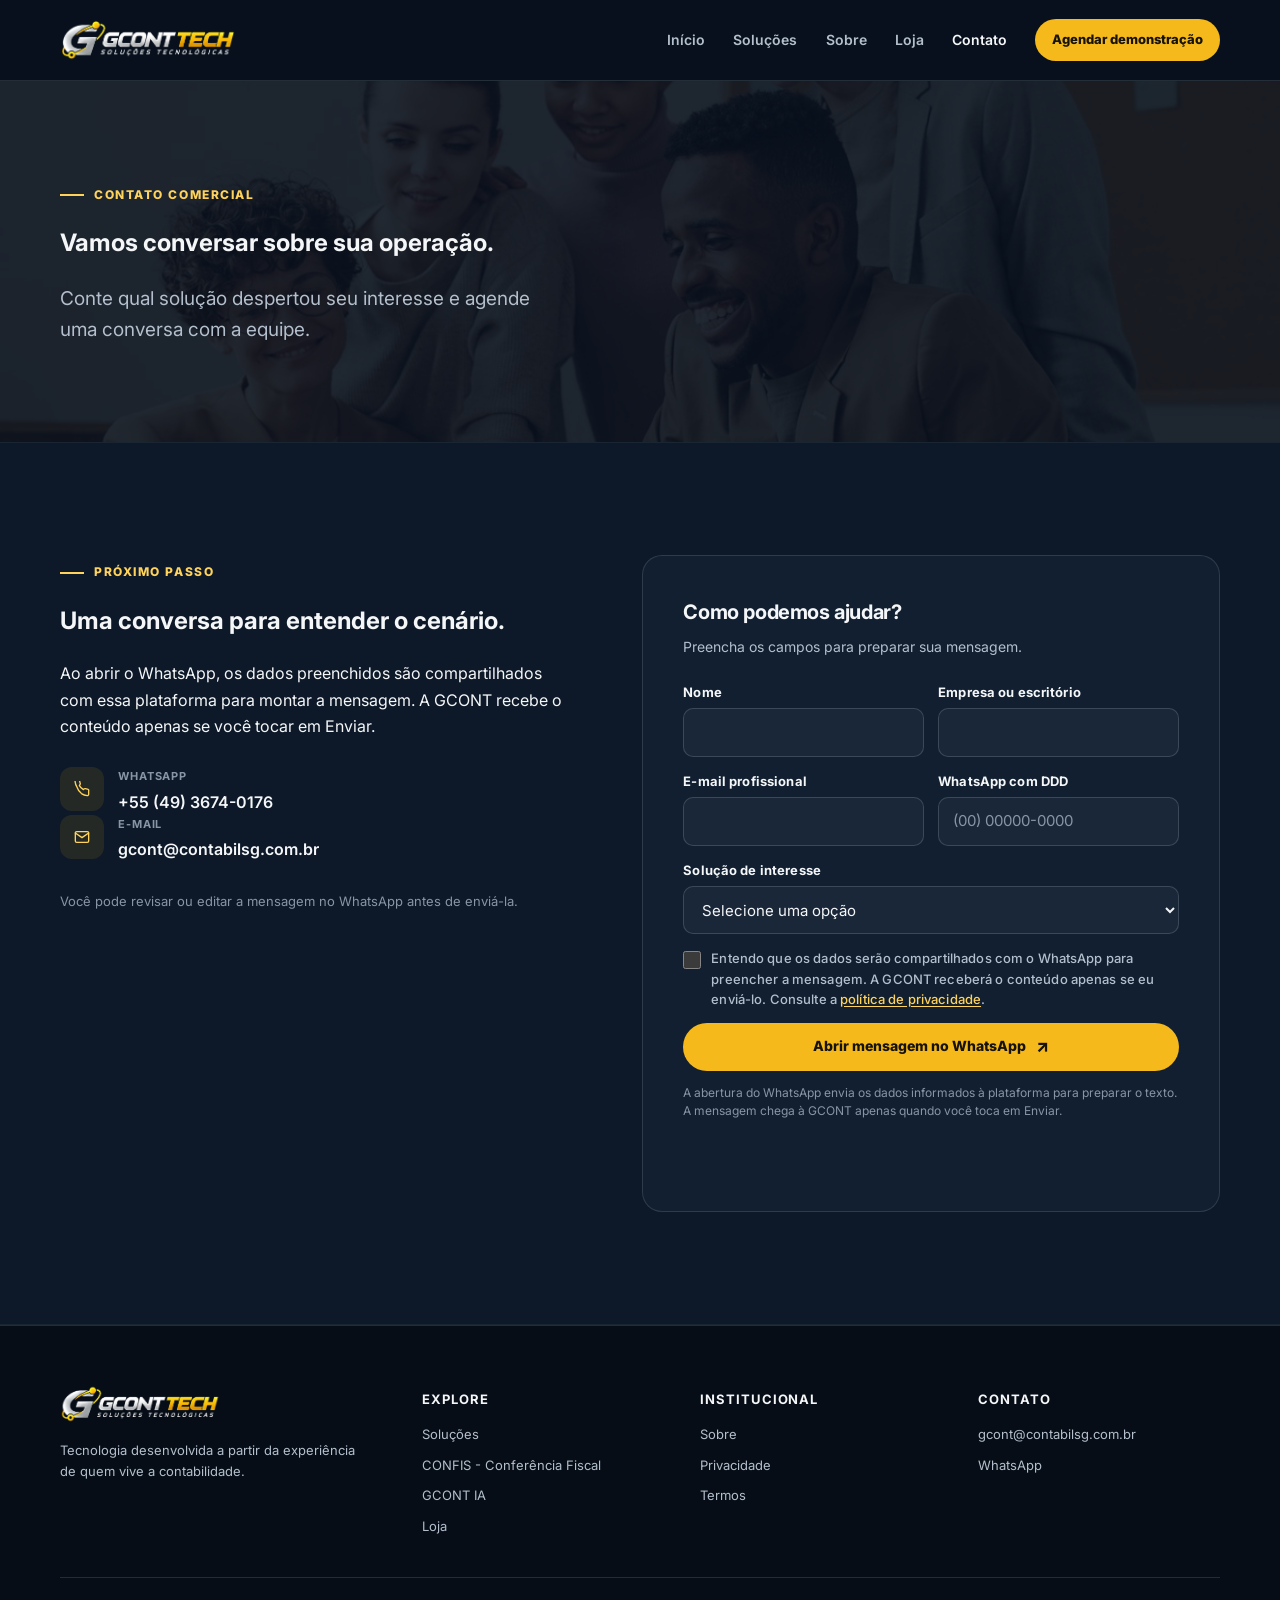
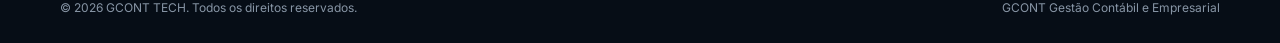
<file: contato.html>
<!doctype html>
<html lang="pt-BR">
<head>
  <meta charset="utf-8">
  <meta name="viewport" content="width=device-width, initial-scale=1">
  <meta name="description" content="Fale com a equipe GCONT TECH, conte sobre sua operação e solicite uma demonstração ou diagnóstico das soluções.">
  <meta name="theme-color" content="#08111d">
  <link rel="canonical" href="https://www.gcontvendas.com/contato">
  <link rel="icon" href="/logos/favicon-g.png?v=4" type="image/png" sizes="128x128">
  <link rel="preconnect" href="https://fonts.googleapis.com">
  <link rel="preconnect" href="https://fonts.gstatic.com" crossorigin>
  <link href="https://fonts.googleapis.com/css2?family=Inter:wght@400;500;600;700;800;900&display=swap" rel="stylesheet">
  <link rel="stylesheet" href="/assets/site.css?v=15">
  <script src="/assets/site-config.js" defer></script>
  <script src="/assets/site.js" defer></script>
  <title>Contato | GCONT TECH</title>
  <meta property="og:title" content="Fale com a GCONT TECH">
  <meta property="og:description" content="Conte sobre sua operação e agende uma conversa com a equipe GCONT TECH.">
  <meta property="og:url" content="https://www.gcontvendas.com/contato">
  <meta property="og:image" content="https://www.gcontvendas.com/assets/gcont-tech-light.png.png">
</head>
<body>
  <a class="skip-link" href="#conteudo">Pular para o conteúdo</a>

  <header class="site-header">
    <div class="container nav-shell">
      <a class="brand" href="/" aria-label="GCONT TECH — início">
        <img src="/assets/gcont-tech-wordmark.png" width="725" height="174" alt="GCONT TECH — Soluções Tecnológicas">
      </a>
      <button class="nav-toggle" type="button" data-menu-toggle aria-expanded="false" aria-controls="primary-nav" aria-label="Abrir menu">
        <svg viewBox="0 0 24 24" aria-hidden="true" width="22" height="22" fill="none" stroke="currentColor" stroke-width="2" stroke-linecap="round"><path d="M4 7h16M4 12h16M4 17h16"/></svg>
      </button>
      <nav class="primary-nav" id="primary-nav" aria-label="Navegação principal">
        <a href="/">Início</a>
        <a href="/solucoes">Soluções</a>
        <a href="/sobre">Sobre</a>
        <a href="/loja">Loja</a>
        <a href="/contato" aria-current="page">Contato</a>
        <a class="button button-small nav-cta" href="#formulario">Agendar demonstração</a>
      </nav>
    </div>
  </header>

  <main id="conteudo">

    <!-- Hero compacto -->
    <section class="photo-hero" style="padding:clamp(64px,8vw,96px) 0">
      <img class="photo-hero-bg" src="/assets/foto-contato.jpg" alt="" aria-hidden="true" loading="eager">
      <div class="container">
        <span class="eyebrow">Contato comercial</span>
        <h1 style="max-width:600px">Vamos conversar sobre sua operação.</h1>
        <p style="max-width:480px;color:var(--muted);font-size:clamp(16px,1.5vw,19px);margin:0">Conte qual solução despertou seu interesse e agende uma conversa com a equipe.</p>
      </div>
    </section>

    <!-- Formulário + informações lado a lado -->
    <section class="section section-soft" id="formulario">
      <div class="container">
        <div class="form-layout">

          <!-- Coluna de contexto -->
          <div>
            <span class="eyebrow">Próximo passo</span>
            <h2>Uma conversa para entender o cenário.</h2>
            <p>Ao abrir o WhatsApp, os dados preenchidos são compartilhados com essa plataforma para montar a mensagem. A GCONT recebe o conteúdo apenas se você tocar em Enviar.</p>
            <div class="ci-list" style="margin:28px 0">
              <div class="ci-item">
                <div class="ci-icon">
                  <svg viewBox="0 0 24 24" width="16" height="16" fill="none" stroke="currentColor" stroke-width="2" stroke-linecap="round" stroke-linejoin="round"><path d="M22 16.92v3a2 2 0 0 1-2.18 2 19.79 19.79 0 0 1-8.63-3.07A19.5 19.5 0 0 1 4.69 9.64 19.79 19.79 0 0 1 1.61 1a2 2 0 0 1 2-2.18h3a2 2 0 0 1 2 1.72c.127.96.361 1.903.7 2.81a2 2 0 0 1-.45 2.11L8.09 6.91a16 16 0 0 0 6 6l.91-.91a2 2 0 0 1 2.11-.45c.907.339 1.85.573 2.81.7A2 2 0 0 1 22 14.92z"/></svg>
                </div>
                <div>
                  <div class="ci-label">WhatsApp</div>
                  <a href="https://wa.me/554936740176" target="_blank" rel="noopener noreferrer" class="ci-value">+55 (49) 3674-0176</a>
                </div>
              </div>
              <div class="ci-item">
                <div class="ci-icon">
                  <svg viewBox="0 0 24 24" width="16" height="16" fill="none" stroke="currentColor" stroke-width="2" stroke-linecap="round" stroke-linejoin="round"><path d="M4 4h16c1.1 0 2 .9 2 2v12c0 1.1-.9 2-2 2H4c-1.1 0-2-.9-2-2V6c0-1.1.9-2 2-2z"/><polyline points="22,6 12,13 2,6"/></svg>
                </div>
                <div>
                  <div class="ci-label">E-mail</div>
                  <a href="mailto:gcont@contabilsg.com.br" class="ci-value">gcont@contabilsg.com.br</a>
                </div>
              </div>
            </div>
            <p style="font-size:13px;color:var(--faint)">Você pode revisar ou editar a mensagem no WhatsApp antes de enviá-la.</p>
          </div>

          <!-- Formulário -->
          <div class="form-card" id="form-card">
            <h2>Como podemos ajudar?</h2>
            <p>Preencha os campos para preparar sua mensagem.</p>
            <form class="contact-form" data-whatsapp-form data-product="contato" method="post" action="/contato">
              <div class="field">
                <label for="nome">Nome</label>
                <input id="nome" name="nome" autocomplete="name" required maxlength="100">
              </div>
              <div class="field">
                <label for="empresa">Empresa ou escritório</label>
                <input id="empresa" name="empresa" autocomplete="organization" required maxlength="120">
              </div>
              <div class="field">
                <label for="email">E-mail profissional</label>
                <input id="email" name="email" type="email" autocomplete="email" required maxlength="160">
              </div>
              <div class="field">
                <label for="whatsapp">WhatsApp com DDD</label>
                <input id="whatsapp" name="whatsapp" type="tel" inputmode="tel" autocomplete="tel" pattern="[0-9+() .-]{10,20}" placeholder="(00) 00000-0000" required>
              </div>
              <div class="field field-full">
                <label for="solucao">Solução de interesse</label>
                <select id="solucao" name="solucao" required>
                  <option value="">Selecione uma opção</option>
                  <option value="Demonstração das soluções">Quero conhecer as soluções</option>
                  <option value="Solução fiscal">Solução fiscal</option>
                  <option value="GCONT IA">GCONT IA</option>
                  <option value="Loja de ferramentas">Loja de ferramentas</option>
                  <option value="Outro assunto">Outro assunto</option>
                </select>
              </div>
              <div class="field field-full">
                <label class="consent-check" for="whatsapp-consent">
                  <input id="whatsapp-consent" name="whatsapp-consent" type="checkbox" required>
                  <span>Entendo que os dados serão compartilhados com o WhatsApp para preencher a mensagem. A GCONT receberá o conteúdo apenas se eu enviá-lo. Consulte a <a href="/privacidade">política de privacidade</a>.</span>
                </label>
              </div>
              <div class="honeypot" aria-hidden="true">
                <label for="website">Não preencha este campo</label>
                <input id="website" name="website" type="text" tabindex="-1" autocomplete="off">
              </div>
              <div class="field field-full">
                <button class="button button-arrow" type="submit">Abrir mensagem no WhatsApp</button>
                <span class="form-note">A abertura do WhatsApp envia os dados informados à plataforma para preparar o texto. A mensagem chega à GCONT apenas quando você toca em Enviar.</span>
                <p class="form-status" data-form-status role="status" aria-live="polite"></p>
                <p class="form-fallback" hidden data-form-fallback-wrap><a class="button button-secondary" data-form-fallback href="https://wa.me/554936740176" target="_blank" rel="noopener noreferrer">Abrir a mensagem preparada</a></p>
              </div>
            </form>
            <noscript><p class="form-note">Para falar com a equipe, <a href="https://wa.me/554936740176">abra o WhatsApp oficial</a>. O formulário precisa de JavaScript para preparar a mensagem.</p></noscript>
          </div>

        </div>
      </div>
    </section>

  </main>

  <footer class="footer">
    <div class="container">
      <div class="footer-grid">
        <div class="footer-brand">
          <a href="/"><img src="/assets/gcont-tech-wordmark.png" width="725" height="174" alt="GCONT TECH — Soluções Tecnológicas"></a>
          <p>Tecnologia desenvolvida a partir da experiência de quem vive a contabilidade.</p>
        </div>
        <div>
          <h2>Explore</h2>
          <div class="footer-links">
            <a href="/solucoes">Soluções</a>
            <a href="/confis">CONFIS - Conferência Fiscal</a>
            <a href="/gcont-ia">GCONT IA</a>
            <a href="/loja">Loja</a>
          </div>
        </div>
        <div>
          <h2>Institucional</h2>
          <div class="footer-links">
            <a href="/sobre">Sobre</a>
            <a href="/privacidade">Privacidade</a>
            <a href="/termos">Termos</a>
          </div>
        </div>
        <div>
          <h2>Contato</h2>
          <div class="footer-links">
            <a href="mailto:gcont@contabilsg.com.br">gcont@contabilsg.com.br</a>
            <a href="https://wa.me/554936740176" target="_blank" rel="noopener noreferrer">WhatsApp</a>
          </div>
        </div>
      </div>
      <div class="footer-bottom">
        <p>© 2026 GCONT TECH. Todos os direitos reservados.</p>
        <p>GCONT Gestão Contábil e Empresarial</p>
      </div>
    </div>
  </footer>
</body>
</html>
</file>
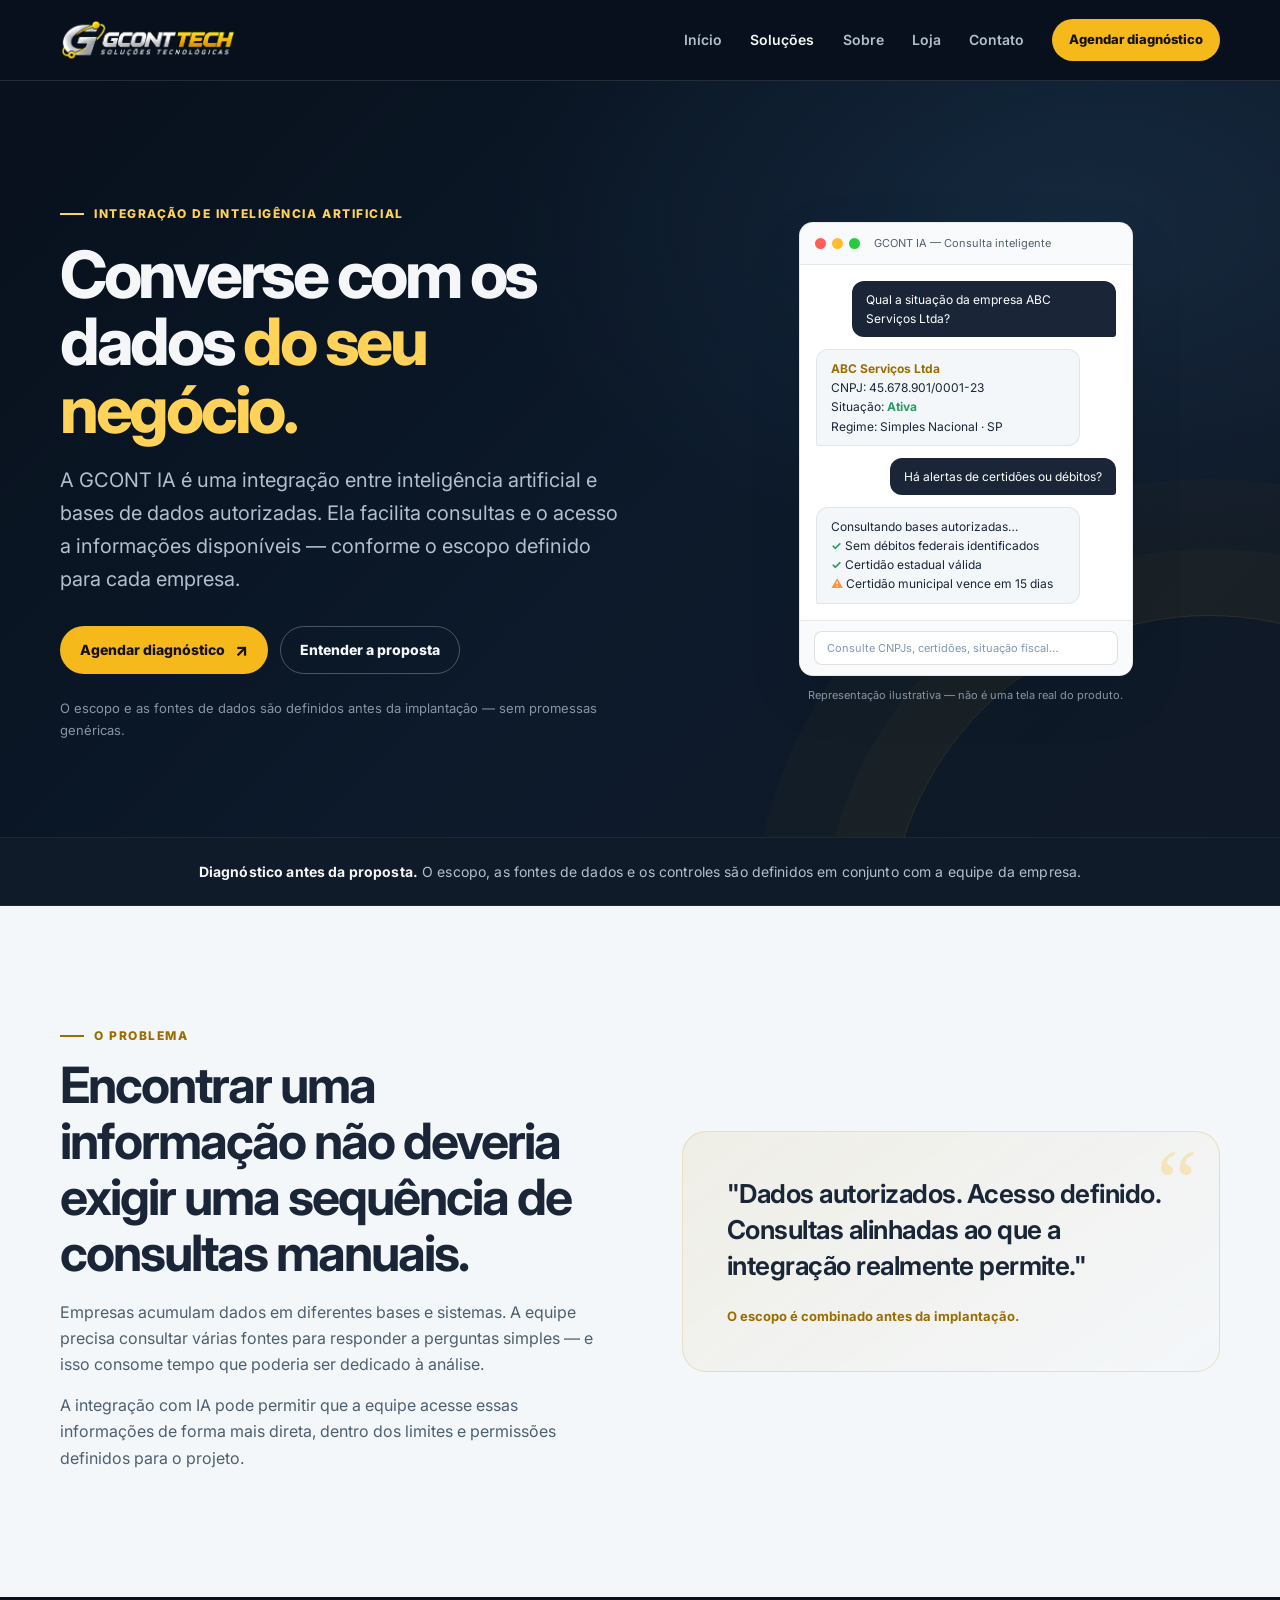
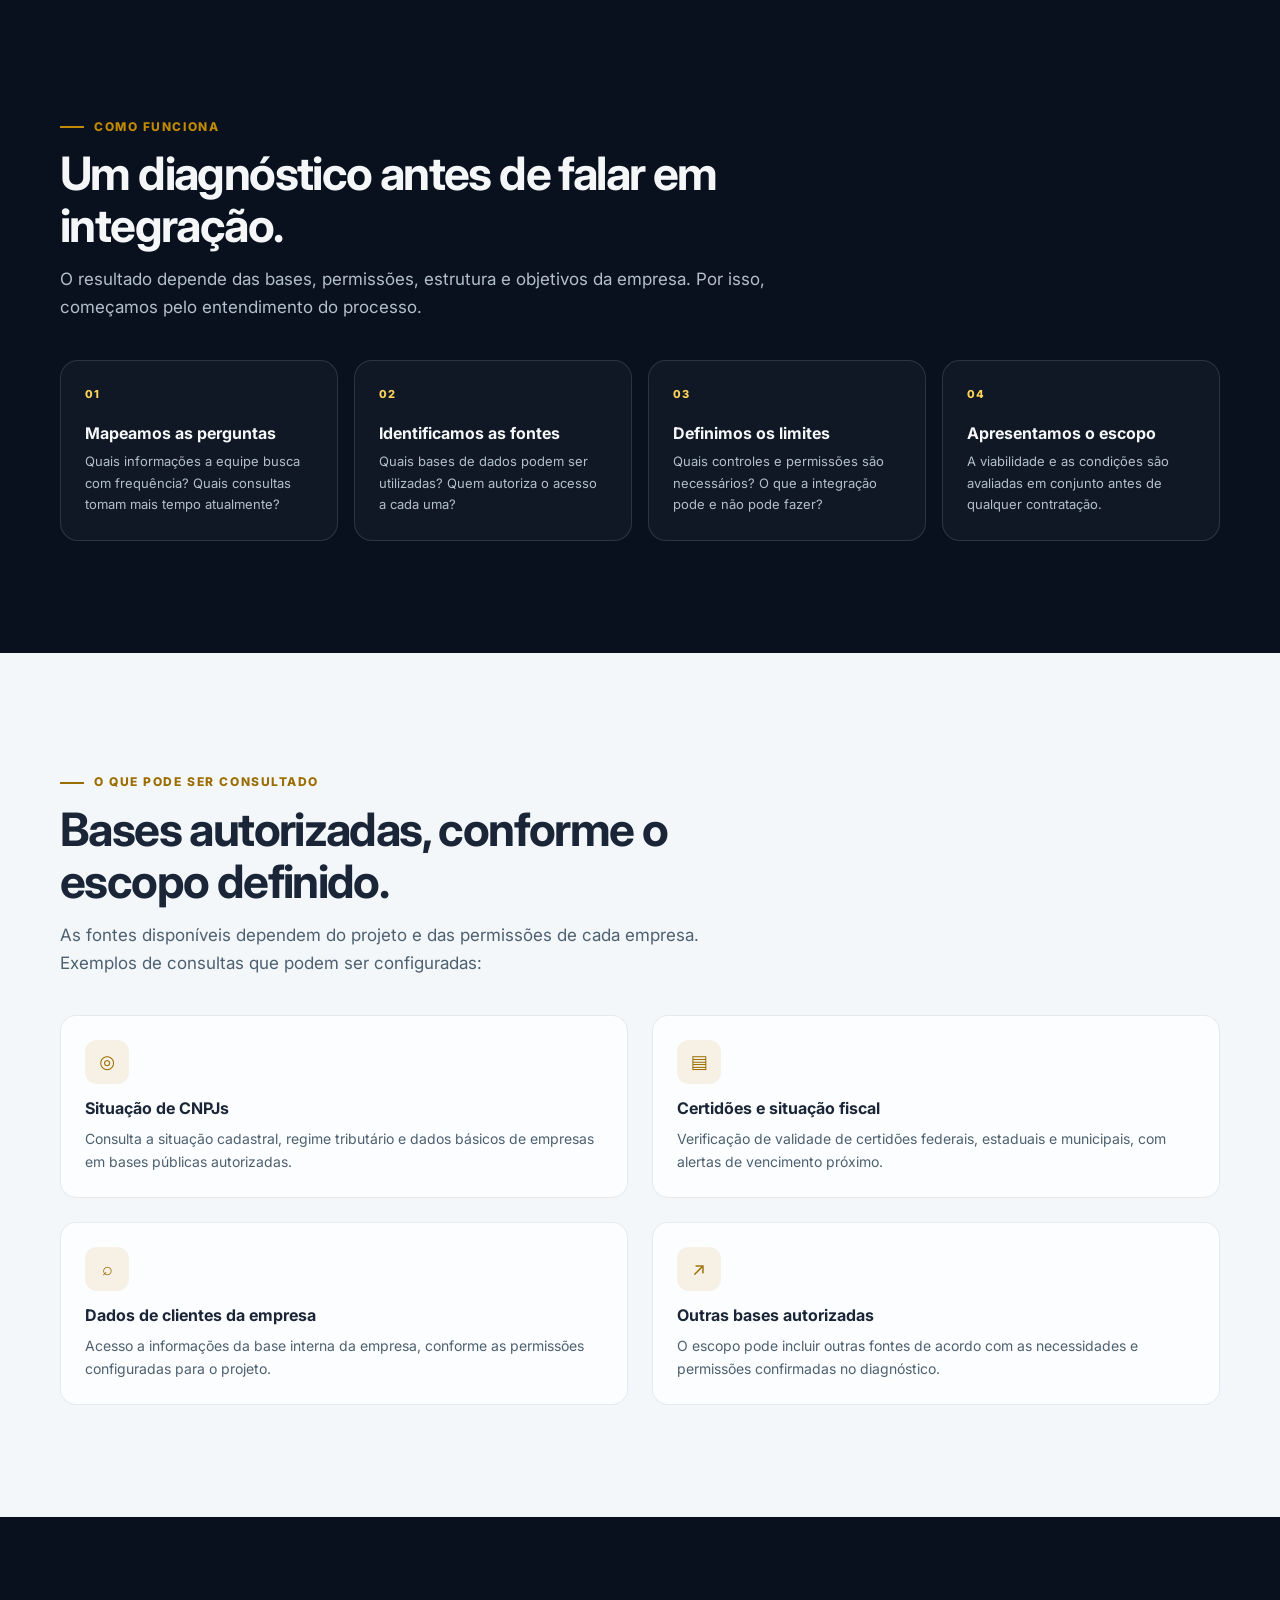
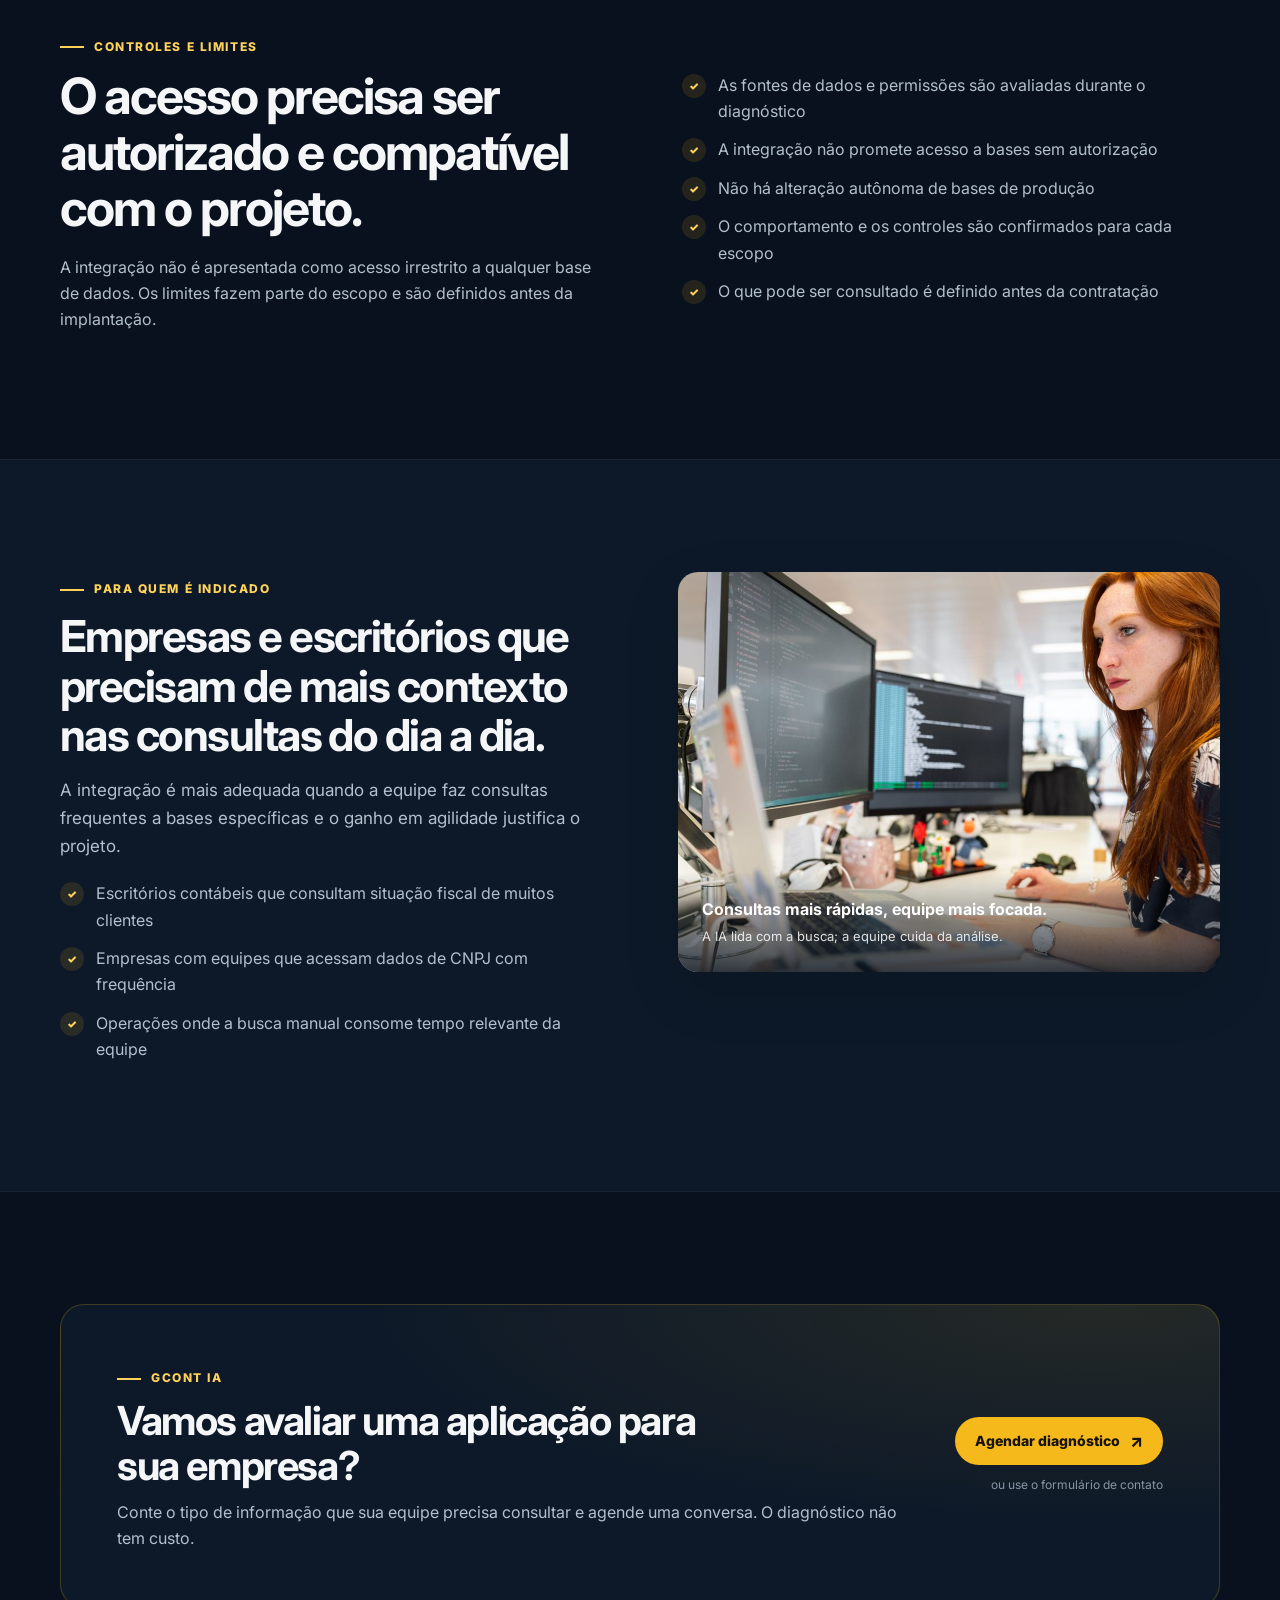
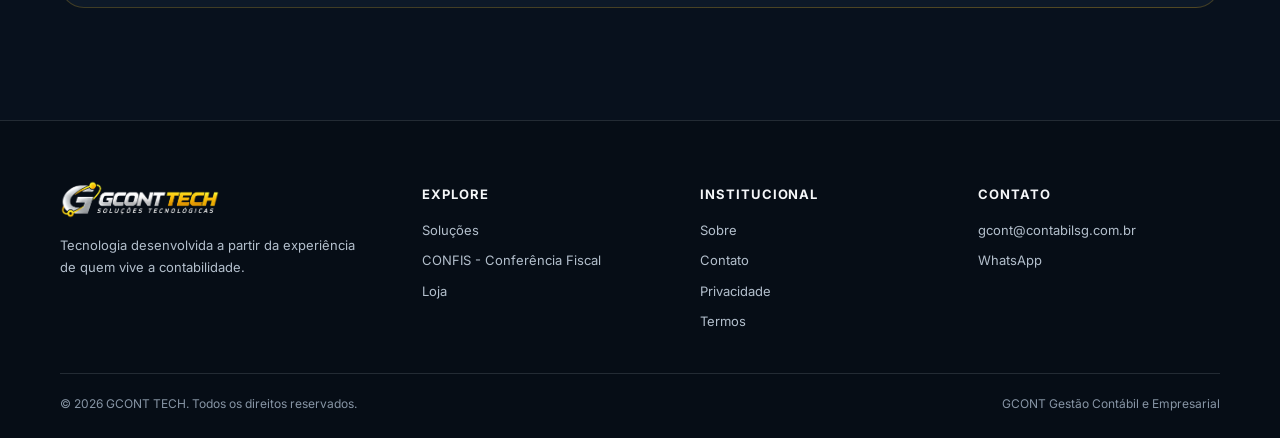
<file: gcont-ia.html>
<!doctype html>
<html lang="pt-BR">
<head>
  <meta charset="utf-8">
  <meta name="viewport" content="width=device-width, initial-scale=1">
  <meta name="description" content="GCONT IA: integração de inteligência artificial com bases de dados autorizadas para consultas mais rápidas e análise com mais contexto. Agende um diagnóstico.">
  <meta name="theme-color" content="#08111d">
  <link rel="canonical" href="https://www.gcontvendas.com/gcont-ia">
  <link rel="icon" href="/logos/favicon-g.png?v=4" type="image/png" sizes="128x128">
  <link rel="preconnect" href="https://fonts.googleapis.com">
  <link rel="preconnect" href="https://fonts.gstatic.com" crossorigin>
  <link href="https://fonts.googleapis.com/css2?family=Inter:wght@400;500;600;700;800;900&display=swap" rel="stylesheet">
  <link rel="stylesheet" href="/assets/site.css?v=15">
  <script src="/assets/site-config.js" defer></script>
  <script src="/assets/site.js" defer></script>
  <title>GCONT IA | Consulte os dados do seu negócio</title>
  <meta property="og:title" content="GCONT IA | GCONT TECH">
  <meta property="og:description" content="Uma integração de inteligência artificial com dados empresariais, avaliada conforme o contexto e as permissões necessárias.">
  <meta property="og:url" content="https://www.gcontvendas.com/gcont-ia">
  <meta property="og:image" content="https://www.gcontvendas.com/assets/gcont-tech-light.png.png">
</head>
<body data-page="product" data-product="gcont-ia">
  <a class="skip-link" href="#conteudo">Pular para o conteúdo</a>

  <header class="site-header">
    <div class="container nav-shell">
      <a class="brand" href="/" aria-label="GCONT TECH — início">
        <img src="/assets/gcont-tech-wordmark.png" width="725" height="174" alt="GCONT TECH — Soluções Tecnológicas">
      </a>
      <button class="nav-toggle" type="button" data-menu-toggle aria-expanded="false" aria-controls="primary-nav" aria-label="Abrir menu">
        <svg viewBox="0 0 24 24" aria-hidden="true" width="22" height="22" fill="none" stroke="currentColor" stroke-width="2" stroke-linecap="round"><path d="M4 7h16M4 12h16M4 17h16"/></svg>
      </button>
      <nav class="primary-nav" id="primary-nav" aria-label="Navegação principal">
        <a href="/">Início</a>
        <a href="/solucoes" aria-current="page">Soluções</a>
        <a href="/sobre">Sobre</a>
        <a href="/loja">Loja</a>
        <a href="/contato">Contato</a>
        <a class="button button-small nav-cta" href="/contato?solucao=gcont-ia" data-track="demo_request" data-product="gcont-ia">Agendar diagnóstico</a>
      </nav>
    </div>
  </header>

  <main id="conteudo">

    <!-- Hero -->
    <section class="hero" style="padding-bottom:clamp(64px,8vw,96px)">
      <div class="container hero-grid">
        <div class="hero-copy">
          <span class="eyebrow">Integração de inteligência artificial</span>
          <h1>Converse com os dados <span>do seu negócio.</span></h1>
          <p>A GCONT IA é uma integração entre inteligência artificial e bases de dados autorizadas. Ela facilita consultas e o acesso a informações disponíveis — conforme o escopo definido para cada empresa.</p>
          <div class="hero-actions">
            <a class="button button-arrow" href="https://wa.me/554936740176?text=Ol%C3%A1%21%20Gostaria%20de%20agendar%20um%20diagn%C3%B3stico%20para%20a%20GCONT%20IA." data-whatsapp-message="Olá! Gostaria de agendar um diagnóstico para a GCONT IA." data-product="gcont-ia" data-track="diagnostic_request" target="_blank" rel="noopener noreferrer">Agendar diagnóstico</a>
            <a class="button button-secondary" href="#como-funciona">Entender a proposta</a>
          </div>
          <p class="hero-footnote">O escopo e as fontes de dados são definidos antes da implantação — sem promessas genéricas.</p>
        </div>
        <div class="hero-visual" aria-label="Interface da GCONT IA">
          <div class="ai-window">
            <div class="ai-chrome">
              <span class="chrome-dot chrome-dot-red"></span>
              <span class="chrome-dot chrome-dot-yellow"></span>
              <span class="chrome-dot chrome-dot-green"></span>
              <span class="ai-label">GCONT IA — Consulta inteligente</span>
            </div>
            <div class="ai-chat-area">
              <div class="ai-bubble-wrap ai-user"><div class="ai-bubble ai-bubble-user">Qual a situação da empresa ABC Serviços Ltda?</div></div>
              <div class="ai-bubble-wrap"><div class="ai-bubble ai-bubble-bot"><strong>ABC Serviços Ltda</strong><br>CNPJ: 45.678.901/0001-23<br>Situação: <span class="ai-ok">Ativa</span><br>Regime: Simples Nacional · SP</div></div>
              <div class="ai-bubble-wrap ai-user"><div class="ai-bubble ai-bubble-user">Há alertas de certidões ou débitos?</div></div>
              <div class="ai-bubble-wrap"><div class="ai-bubble ai-bubble-bot">Consultando bases autorizadas…<br><span class="ai-ok">✓</span> Sem débitos federais identificados<br><span class="ai-ok">✓</span> Certidão estadual válida<br><span style="color:#fb923c;font-weight:700">⚠</span> Certidão municipal vence em 15 dias</div></div>
            </div>
            <div class="ai-input-row">
              <div class="ai-input-pill">Consulte CNPJs, certidões, situação fiscal…</div>
            </div>
          </div>
          <p style="margin-top:10px;font-size:11px;color:var(--faint);text-align:center">Representação ilustrativa — não é uma tela real do produto.</p>
        </div>
      </div>
    </section>

    <!-- Proof band -->
    <div class="proof-band">
      <div class="container">
        <p><strong>Diagnóstico antes da proposta.</strong> O escopo, as fontes de dados e os controles são definidos em conjunto com a equipe da empresa.</p>
      </div>
    </div>

    <!-- O problema — seção clara -->
    <section class="section section-light" id="como-funciona">
      <div class="container">
        <div class="split">
          <div class="split-copy" style="color:#1a2637">
            <span class="eyebrow" style="color:#9b6d00">O problema</span>
            <h2 style="color:#1a2637">Encontrar uma informação não deveria exigir uma sequência de consultas manuais.</h2>
            <p style="color:#4d6070">Empresas acumulam dados em diferentes bases e sistemas. A equipe precisa consultar várias fontes para responder a perguntas simples — e isso consome tempo que poderia ser dedicado à análise.</p>
            <p style="color:#4d6070">A integração com IA pode permitir que a equipe acesse essas informações de forma mais direta, dentro dos limites e permissões definidos para o projeto.</p>
          </div>
          <div class="quote-panel" style="background:linear-gradient(145deg,rgba(194,138,0,.08),rgba(255,255,255,.01));border-color:rgba(194,138,0,.2)">
            <blockquote style="color:#1a2637;font-size:clamp(18px,2.2vw,26px)">"Dados autorizados. Acesso definido. Consultas alinhadas ao que a integração realmente permite."</blockquote>
            <p style="color:#9b6d00">O escopo é combinado antes da implantação.</p>
          </div>
        </div>
      </div>
    </section>

    <!-- Como funciona — passos -->
    <section class="section" id="diagnostico">
      <div class="container">
        <div class="section-head">
          <span class="eyebrow">Como funciona</span>
          <h2>Um diagnóstico antes de falar em integração.</h2>
          <p>O resultado depende das bases, permissões, estrutura e objetivos da empresa. Por isso, começamos pelo entendimento do processo.</p>
        </div>
        <div class="flow-steps">
          <div class="flow-step">
            <h3>Mapeamos as perguntas</h3>
            <p>Quais informações a equipe busca com frequência? Quais consultas tomam mais tempo atualmente?</p>
          </div>
          <div class="flow-step">
            <h3>Identificamos as fontes</h3>
            <p>Quais bases de dados podem ser utilizadas? Quem autoriza o acesso a cada uma?</p>
          </div>
          <div class="flow-step">
            <h3>Definimos os limites</h3>
            <p>Quais controles e permissões são necessários? O que a integração pode e não pode fazer?</p>
          </div>
          <div class="flow-step">
            <h3>Apresentamos o escopo</h3>
            <p>A viabilidade e as condições são avaliadas em conjunto antes de qualquer contratação.</p>
          </div>
        </div>
      </div>
    </section>

    <!-- O que pode ser consultado — seção clara -->
    <section class="section section-light">
      <div class="container">
        <div class="section-head">
          <span class="eyebrow">O que pode ser consultado</span>
          <h2>Bases autorizadas, conforme o escopo definido.</h2>
          <p>As fontes disponíveis dependem do projeto e das permissões de cada empresa. Exemplos de consultas que podem ser configuradas:</p>
        </div>
        <div class="feature-module">
          <div class="feature-tile" style="background:rgba(255,255,255,.7);border-color:rgba(0,0,0,.08)">
            <div class="feature-tile-icon" style="background:rgba(194,138,0,.1);color:#9b6d00">◎</div>
            <h3 style="color:#1a2637">Situação de CNPJs</h3>
            <p style="color:#4d6070">Consulta a situação cadastral, regime tributário e dados básicos de empresas em bases públicas autorizadas.</p>
          </div>
          <div class="feature-tile" style="background:rgba(255,255,255,.7);border-color:rgba(0,0,0,.08)">
            <div class="feature-tile-icon" style="background:rgba(194,138,0,.1);color:#9b6d00">▤</div>
            <h3 style="color:#1a2637">Certidões e situação fiscal</h3>
            <p style="color:#4d6070">Verificação de validade de certidões federais, estaduais e municipais, com alertas de vencimento próximo.</p>
          </div>
          <div class="feature-tile" style="background:rgba(255,255,255,.7);border-color:rgba(0,0,0,.08)">
            <div class="feature-tile-icon" style="background:rgba(194,138,0,.1);color:#9b6d00">⌕</div>
            <h3 style="color:#1a2637">Dados de clientes da empresa</h3>
            <p style="color:#4d6070">Acesso a informações da base interna da empresa, conforme as permissões configuradas para o projeto.</p>
          </div>
          <div class="feature-tile" style="background:rgba(255,255,255,.7);border-color:rgba(0,0,0,.08)">
            <div class="feature-tile-icon" style="background:rgba(194,138,0,.1);color:#9b6d00">↗</div>
            <h3 style="color:#1a2637">Outras bases autorizadas</h3>
            <p style="color:#4d6070">O escopo pode incluir outras fontes de acordo com as necessidades e permissões confirmadas no diagnóstico.</p>
          </div>
        </div>
      </div>
    </section>

    <!-- Segurança e limites -->
    <section class="section">
      <div class="container">
        <div class="split">
          <div class="split-copy">
            <span class="eyebrow">Controles e limites</span>
            <h2>O acesso precisa ser autorizado e compatível com o projeto.</h2>
            <p>A integração não é apresentada como acesso irrestrito a qualquer base de dados. Os limites fazem parte do escopo e são definidos antes da implantação.</p>
          </div>
          <div>
            <ul class="check-list">
              <li>As fontes de dados e permissões são avaliadas durante o diagnóstico</li>
              <li>A integração não promete acesso a bases sem autorização</li>
              <li>Não há alteração autônoma de bases de produção</li>
              <li>O comportamento e os controles são confirmados para cada escopo</li>
              <li>O que pode ser consultado é definido antes da contratação</li>
            </ul>
          </div>
        </div>
      </div>
    </section>

    <!-- Foto profissional + mensagem editorial -->
    <section class="section section-soft">
      <div class="container">
        <div class="pain-editorial">
          <div class="pain-lead">
            <span class="eyebrow">Para quem é indicado</span>
            <h2 style="color:var(--text)">Empresas e escritórios que precisam de mais contexto nas consultas do dia a dia.</h2>
            <p style="color:var(--muted);font-size:17px;margin:0 0 20px">A integração é mais adequada quando a equipe faz consultas frequentes a bases específicas e o ganho em agilidade justifica o projeto.</p>
            <ul class="check-list" style="margin-top:4px">
              <li>Escritórios contábeis que consultam situação fiscal de muitos clientes</li>
              <li>Empresas com equipes que acessam dados de CNPJ com frequência</li>
              <li>Operações onde a busca manual consome tempo relevante da equipe</li>
            </ul>
          </div>
          <div class="pain-photo-side">
            <img src="/assets/foto-ia.jpg" alt="Profissional trabalhando com computador" loading="lazy" width="800" height="600">
            <div class="pain-photo-caption">
              <strong>Consultas mais rápidas, equipe mais focada.</strong>
              A IA lida com a busca; a equipe cuida da análise.
            </div>
          </div>
        </div>
      </div>
    </section>

    <!-- CTA -->
    <section class="section">
      <div class="container">
        <div class="cta-panel-v2">
          <div>
            <span class="eyebrow" style="margin-bottom:12px;display:inline-flex">GCONT IA</span>
            <h2>Vamos avaliar uma aplicação para sua empresa?</h2>
            <p>Conte o tipo de informação que sua equipe precisa consultar e agende uma conversa. O diagnóstico não tem custo.</p>
          </div>
          <div class="cta-actions">
            <a class="button button-arrow" href="https://wa.me/554936740176?text=Ol%C3%A1%21%20Gostaria%20de%20agendar%20um%20diagn%C3%B3stico%20para%20a%20GCONT%20IA." data-whatsapp-message="Olá! Gostaria de agendar um diagnóstico para a GCONT IA." data-product="gcont-ia" data-track="diagnostic_request" target="_blank" rel="noopener noreferrer">Agendar diagnóstico</a>
            <span style="font-size:12px;color:var(--faint);text-align:center">ou use o formulário de contato</span>
          </div>
        </div>
      </div>
    </section>

  </main>

  <footer class="footer">
    <div class="container">
      <div class="footer-grid">
        <div class="footer-brand">
          <a href="/"><img src="/assets/gcont-tech-wordmark.png" width="725" height="174" alt="GCONT TECH — Soluções Tecnológicas"></a>
          <p>Tecnologia desenvolvida a partir da experiência de quem vive a contabilidade.</p>
        </div>
        <div>
          <h2>Explore</h2>
          <div class="footer-links">
            <a href="/solucoes">Soluções</a>
            <a href="/confis">CONFIS - Conferência Fiscal</a>
            <a href="/loja">Loja</a>
          </div>
        </div>
        <div>
          <h2>Institucional</h2>
          <div class="footer-links">
            <a href="/sobre">Sobre</a>
            <a href="/contato">Contato</a>
            <a href="/privacidade">Privacidade</a>
            <a href="/termos">Termos</a>
          </div>
        </div>
        <div>
          <h2>Contato</h2>
          <div class="footer-links">
            <a href="mailto:gcont@contabilsg.com.br">gcont@contabilsg.com.br</a>
            <a href="https://wa.me/554936740176" target="_blank" rel="noopener noreferrer">WhatsApp</a>
          </div>
        </div>
      </div>
      <div class="footer-bottom">
        <p>© 2026 GCONT TECH. Todos os direitos reservados.</p>
        <p>GCONT Gestão Contábil e Empresarial</p>
      </div>
    </div>
  </footer>
</body>
</html>
</file>
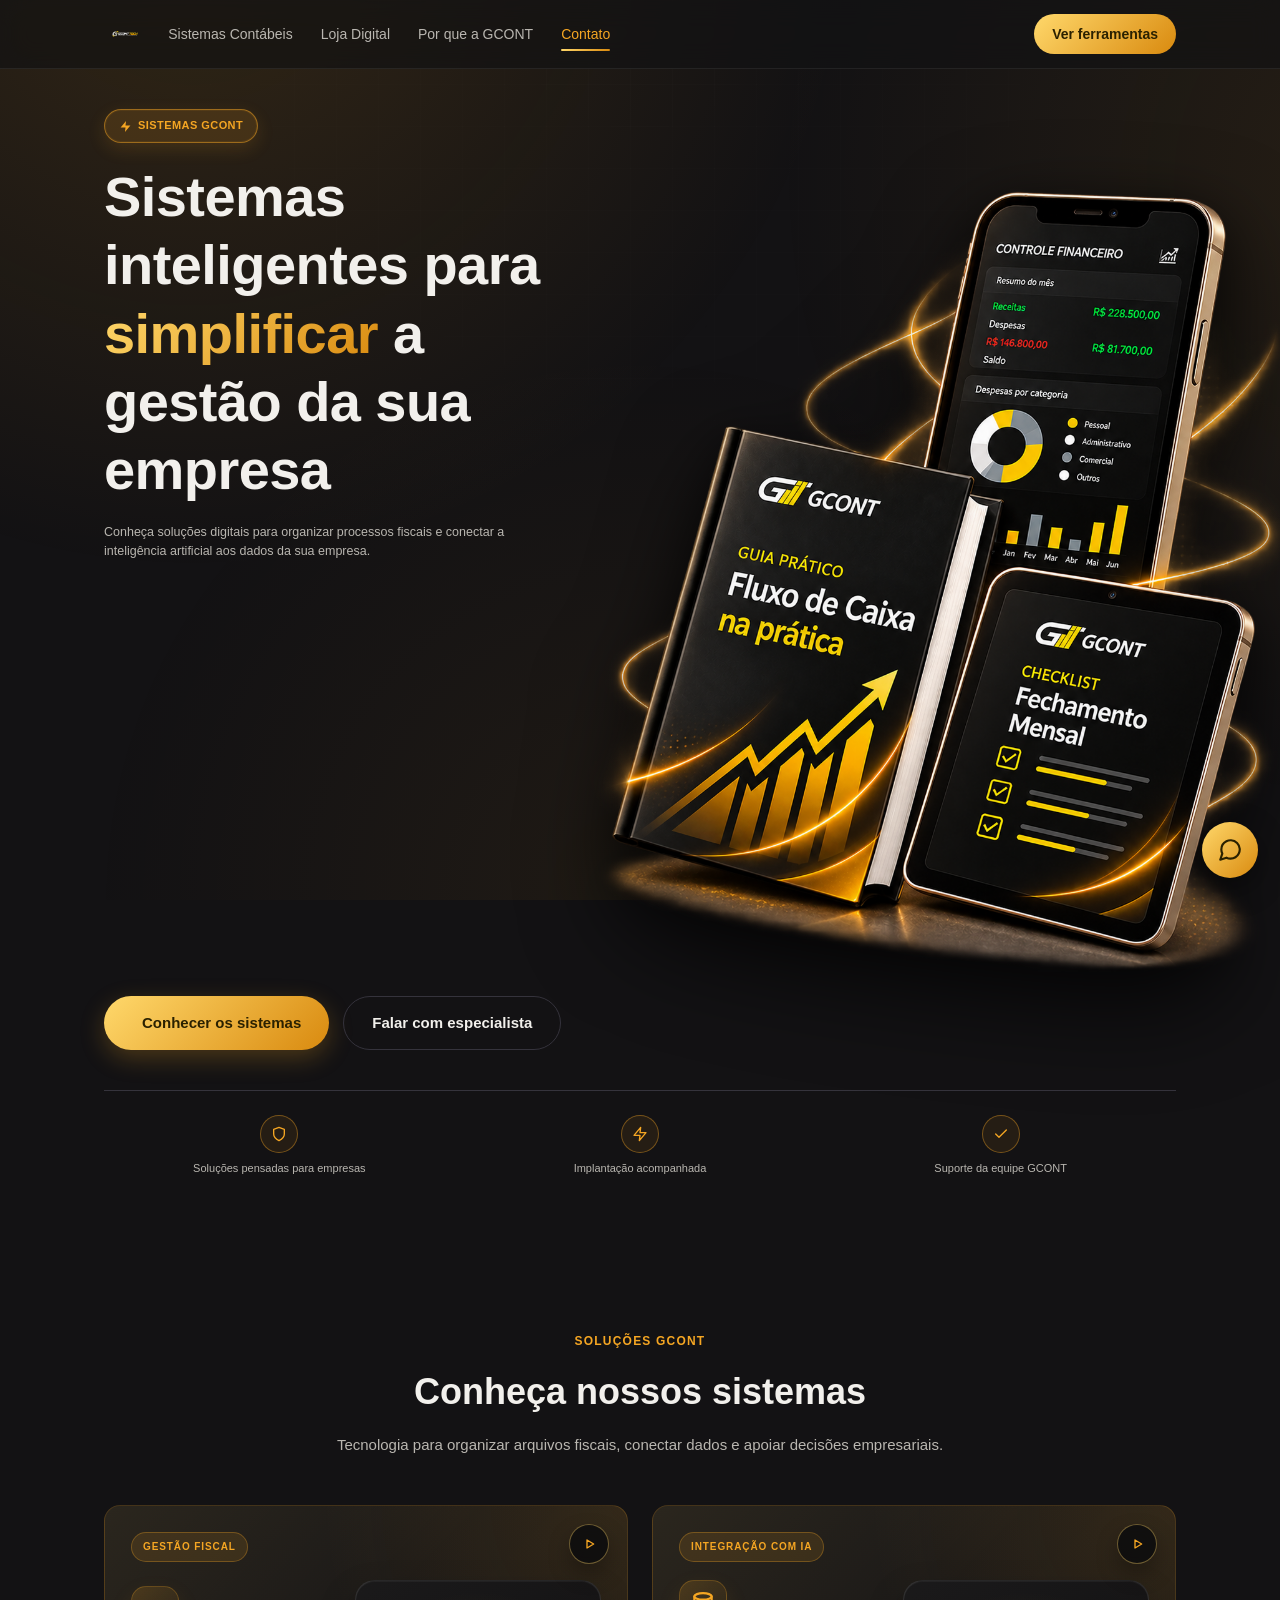
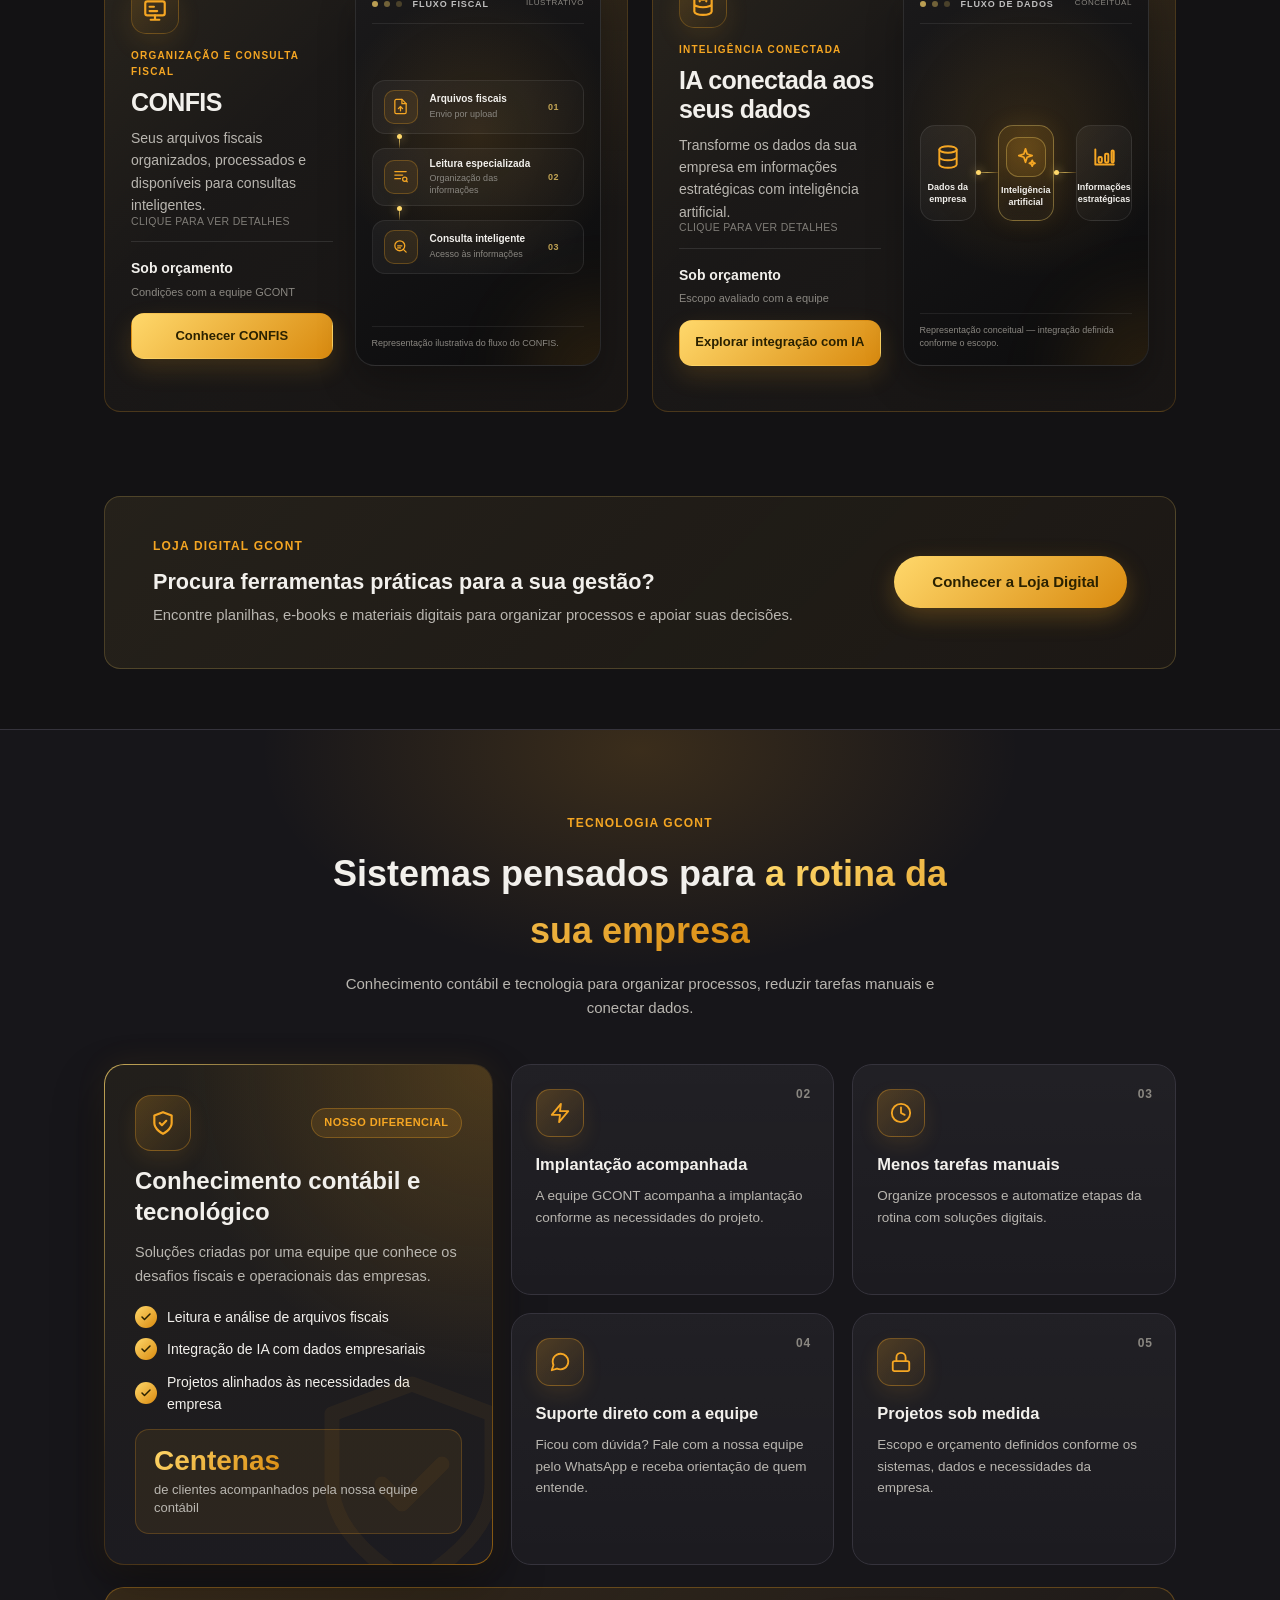
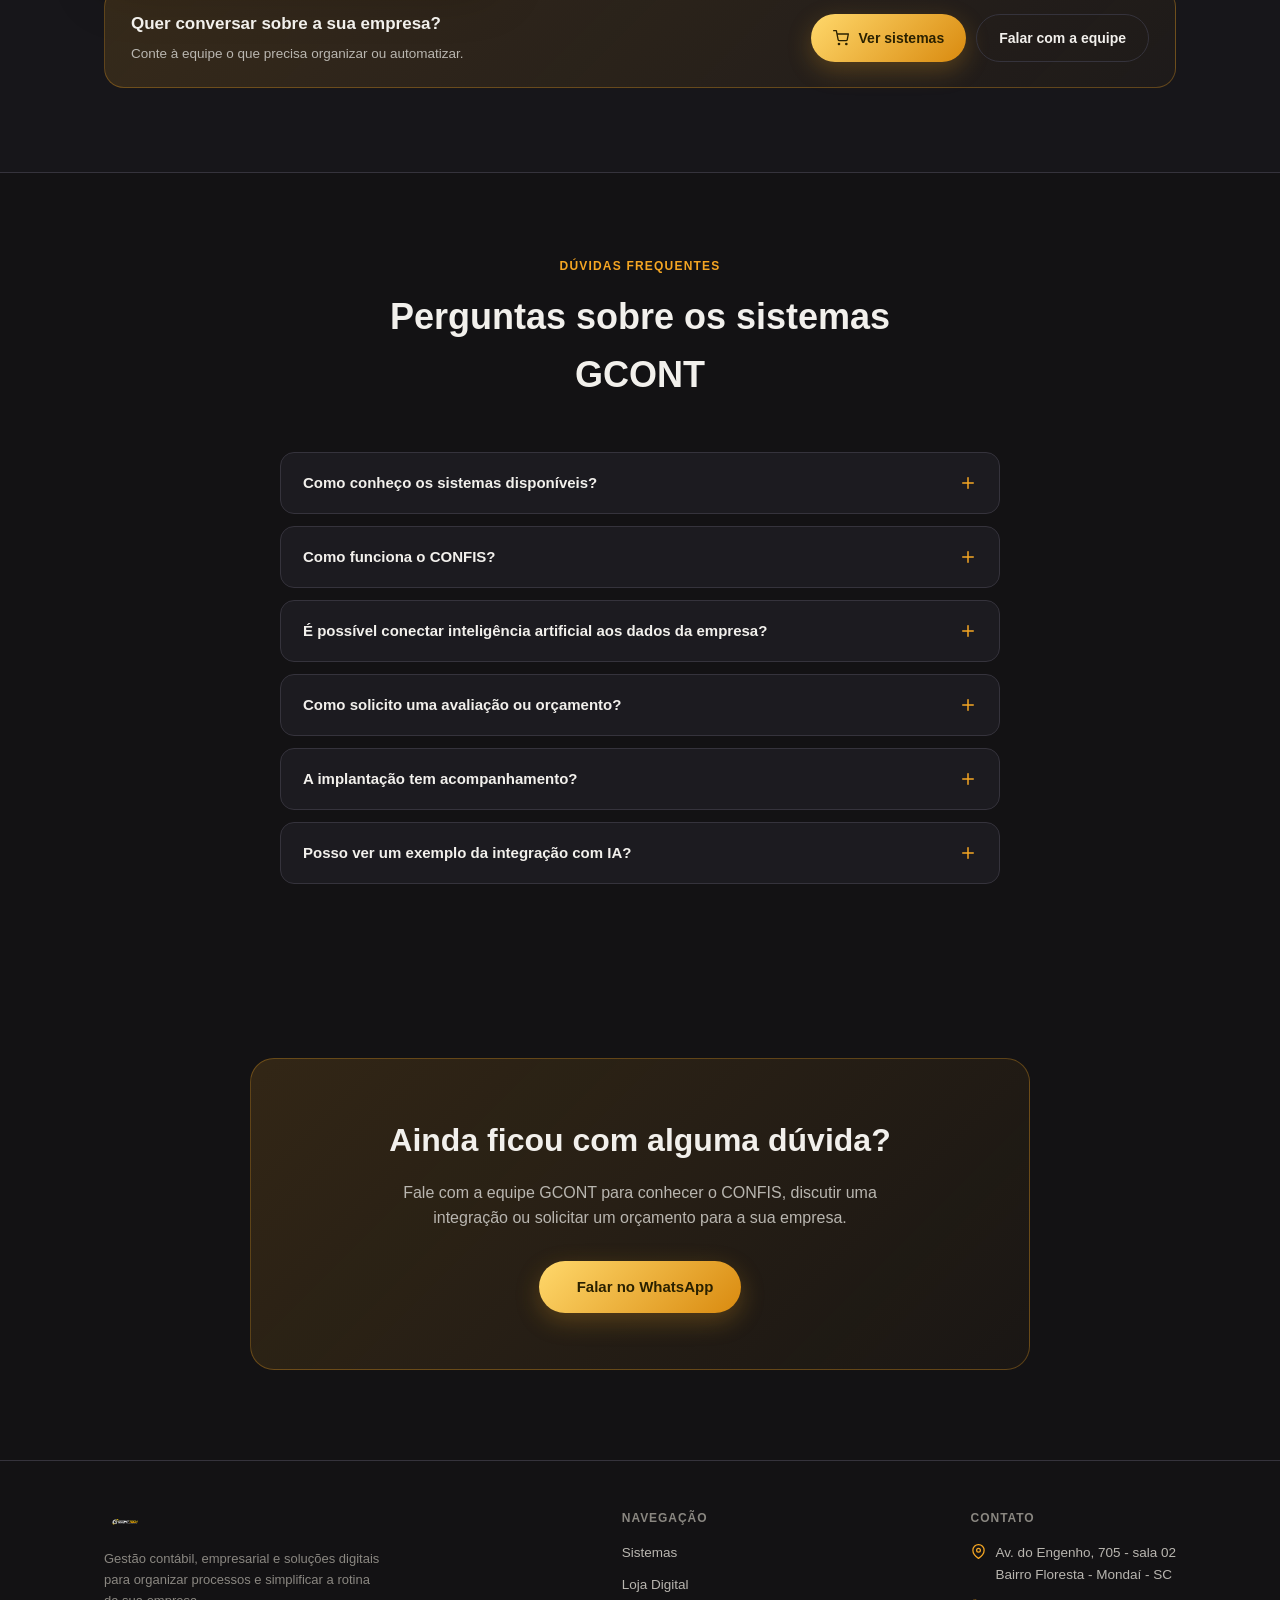
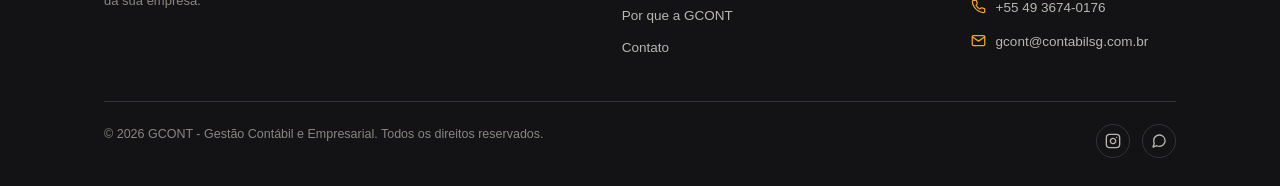
<file: loja-gcont-saiba-mais_1.html>
﻿<!DOCTYPE html>
<html lang="pt-BR">
<head>
  <link rel="icon" href="/logos/favicon-g.png?v=4" type="image/png" sizes="128x128">
<meta charset="UTF-8">
<meta name="viewport" content="width=device-width, initial-scale=1.0">
<title>Sistemas Contábeis GCONT | Soluções digitais para empresas</title>
<meta name="description" content="Conheça o CONFIS e as integrações personalizadas com inteligência artificial da GCONT.">
<style>
  :root{
    --bg: #131214;
    --bg-panel: #17161a;
    --bg-card: #1c1b20;
    --bg-elevated: #21202566;
    --border: #35333c;
    --border-soft: rgba(255,255,255,0.07);
    --gold-1: #FFD86B;
    --gold-2: #F5A623;
    --gold-3: #D98A0F;
    --text: #F2F0EC;
    --text-dim: #B9B6B0;
    --text-faint: #8A8781;
    --radius: 16px;
    --shadow-lg: 0 20px 50px rgba(0,0,0,0.55);
  }
  *{ box-sizing: border-box; margin:0; padding:0; }
  html{
    scroll-behavior: smooth;
    overflow-x: hidden;
    width:100%;
  }
  body{
    background: var(--bg);
    color: var(--text);
    font-family: 'Poppins', -apple-system, BlinkMacSystemFont, 'Segoe UI', Roboto, sans-serif;
    line-height: 1.6;
    overflow-x: hidden;
    width:100%;
    position:relative;
    -webkit-font-smoothing: antialiased;
    text-rendering: optimizeLegibility;
  }
  a{ text-decoration:none; color:inherit; }
  img{ max-width:100%; display:block; }
  button{ font: inherit; cursor:pointer; }

  /* Background texture */
  body::before{
    content:"";
    position: fixed;
    inset: 0;
    background:
      radial-gradient(circle at 15% -10%, rgba(245,166,35,0.14), transparent 45%),
      radial-gradient(circle at 110% 20%, rgba(245,166,35,0.09), transparent 40%),
      radial-gradient(circle at 50% 100%, rgba(245,166,35,0.06), transparent 50%);
    pointer-events:none;
    z-index:0;
  }
  body::after{
    content:"";
    position: fixed;
    inset:0;
    background-image:
      linear-gradient(rgba(255,255,255,0.025) 1px, transparent 1px),
      linear-gradient(90deg, rgba(255,255,255,0.025) 1px, transparent 1px);
    background-size: 42px 42px;
    mask-image: radial-gradient(circle at 50% 0%, rgba(0,0,0,0.5), transparent 70%);
    pointer-events:none;
    z-index:0;
  }

  .wrap{ position:relative; z-index:1; }

  /* Scroll reveal */
  .reveal{ opacity:0; transform: translateY(22px); transition: opacity .7s ease, transform .7s ease; }
  .reveal.in-view{ opacity:1; transform: translateY(0); }

  .container{
    width: 100%;
    max-width: 1120px;
    margin: 0 auto;
    padding: 0 24px;
  }

  /* NAV */
  header.nav{
    position: sticky;
    top:0;
    z-index: 50;
    backdrop-filter: blur(14px) saturate(140%);
    background: rgba(19,18,20,0.72);
    border-bottom: 1px solid var(--border-soft);
  }
  .nav-inner{
    display:flex;
    align-items:center;
    justify-content:space-between;
    padding: 14px 24px;
    max-width: 1120px;
    margin: 0 auto;
    gap: 18px;
  }
  .nav-links{
    display:flex;
    gap: 28px;
    font-size: 14px;
    color: var(--text-dim);
  }
  .nav-links a{ position:relative; padding: 4px 0; transition: color .18s ease; }
  .nav-links a:hover{ color: var(--gold-2); }
  .nav-links a::after{
    content:"";
    position:absolute;
    left:0; right:100%; bottom:-2px;
    height:2px;
    background: linear-gradient(135deg, var(--gold-1), var(--gold-3));
    border-radius: 2px;
    transition: right .25s ease;
  }
  .nav-links a:hover::after, .nav-links a.active::after{ right:0; }
  .nav-links a.active{ color: var(--gold-2); }
  .brand{ display:flex; align-items:center; }
  .brand img{ height:26px; width:auto; }
  .nav-actions{ display:flex; align-items:center; gap:10px; margin-left:auto; }
  .nav-cta{
    display:inline-flex;
    align-items:center;
    gap:8px;
    background: linear-gradient(135deg, var(--gold-1), var(--gold-3));
    color:#2a2100;
    font-weight:600;
    font-size:14px;
    padding: 9px 18px;
    border-radius: 999px;
    white-space:nowrap;
    transition: transform .18s ease, box-shadow .18s ease;
  }
  .nav-cta:hover{ transform: translateY(-2px); box-shadow: 0 10px 24px rgba(245,166,35,0.3); }

  .cart-btn{
    position:relative;
    display:inline-flex;
    align-items:center;
    justify-content:center;
    width:40px; height:40px;
    border-radius:50%;
    background: var(--bg-panel);
    border:1px solid var(--border);
    color: var(--text);
    transition: border-color .18s ease, color .18s ease;
  }
  .cart-btn:hover{ border-color: var(--gold-2); color: var(--gold-2); }
  .cart-btn svg{ width:18px; height:18px; }

  .cart-badge{
    position:absolute;
    top:-6px; right:-6px;
    min-width:18px; height:18px;
    padding:0 4px;
    border-radius:999px;
    background: linear-gradient(135deg, var(--gold-1), var(--gold-3));
    color:#2a2100;
    font-size:11px;
    font-weight:700;
    display:flex; align-items:center; justify-content:center;
    transform: scale(0);
    transition: transform .2s ease;
  }
  .cart-badge.show{ transform: scale(1); }

  .hamburger{
    display:none;
    width:40px; height:40px;
    border-radius:50%;
    background: var(--bg-panel);
    border:1px solid var(--border);
    align-items:center;
    justify-content:center;
    flex-direction:column;
    gap:4px;
  }
  .hamburger span{
    width:16px; height:2px;
    background: var(--text);
    border-radius:2px;
    transition: transform .25s ease, opacity .25s ease;
  }
  .hamburger.open span:nth-child(1){ transform: translateY(6px) rotate(45deg); }
  .hamburger.open span:nth-child(2){ opacity:0; }
  .hamburger.open span:nth-child(3){ transform: translateY(-6px) rotate(-45deg); }

  .mobile-menu{
    position: fixed;
    inset: 0;
    z-index: 70;
    overflow:hidden;
    background: rgba(10,9,10,0.72);
    backdrop-filter: blur(6px);
    opacity:0;
    visibility:hidden;
    transition: opacity .25s ease, visibility .25s ease;
  }
  .mobile-menu.open{ opacity:1; visibility:visible; }
  .mobile-menu-panel{
    position:absolute;
    top:0; right:0;
    height:100%;
    width: min(78vw, 320px);
    background: var(--bg-panel);
    border-left:1px solid var(--border-soft);
    padding: 26px 26px 40px;
    display:flex;
    flex-direction:column;
    gap: 22px;
    transform: translateX(100%);
    transition: transform .3s ease;
  }
  .mobile-menu.open .mobile-menu-panel{ transform: translateX(0); }
  .mobile-menu-panel a{
    font-size:16px;
    color: var(--text-dim);
    padding: 10px 4px;
    border-bottom: 1px solid var(--border-soft);
  }
  .mobile-menu-panel a:hover{ color: var(--gold-2); }
  .mobile-menu-panel a.nav-cta{ color:#2a2100; border-bottom:none; margin-top:6px; }
  .mobile-menu-panel a.nav-cta:hover{ color:#2a2100; }
  .mobile-menu-close{
    align-self:flex-end;
    width:36px; height:36px;
    border-radius:50%;
    background: var(--bg-card);
    border:1px solid var(--border);
    color: var(--text);
    display:flex; align-items:center; justify-content:center;
  }
  @media (max-width: 720px){
    .nav-links{ display:none; }
    .nav-inner .nav-cta{ display:none; }
    .hamburger{ display:flex; }
  }

  /* HERO */
  .hero{
    padding-top: 40px;
    padding-bottom: 72px;
    text-align:left;
  }
  @media (max-width: 600px){
    .hero{ padding-top: 24px; padding-bottom: 48px; }
    .section{ padding: 56px 0; }
    .cta-band{ padding: 72px 14px; }
  }
  .eyebrow{
    display:inline-flex;
    align-items:center;
    gap:6px;
    font-size: 11px;
    font-weight: 700;
    letter-spacing: 0.04em;
    text-transform: uppercase;
    color: var(--gold-2);
    background: rgba(245,166,35,0.14);
    border: 1px solid rgba(245,166,35,0.5);
    padding: 7px 14px;
    border-radius: 999px;
    margin-bottom: 20px;
    white-space: nowrap;
    max-width: max-content;
    box-shadow: 0 0 0 1px rgba(245,166,35,0.08) inset, 0 6px 18px rgba(245,166,35,0.14);
  }
  .eyebrow svg{ width:13px; height:13px; fill: var(--gold-2); flex-shrink:0; }
  .hero h1{
    font-size: clamp(24px, 5.4vw, 56px);
    font-weight: 700;
    line-height: 1.22;
    letter-spacing: -0.01em;
    max-width: 820px;
    margin: 0 0 18px;
  }
  .hero h1 .accent{
    background: linear-gradient(135deg, var(--gold-1), var(--gold-3));
    -webkit-background-clip: text;
    background-clip: text;
    color: transparent;
  }
  .hero p.lead{
    max-width: 560px;
    margin: 0 0 36px;
    color: var(--text-dim);
    font-size: 17px;
    line-height: 1.65;
  }
  .hero-top{
    display:flex;
    align-items:flex-start;
    gap: 4px;
    margin-bottom: 24px;
  }
  .hero-text{
    flex: 0 0 44%;
    min-width: 0;
  }
  .hero-text h1{
    max-width: none;
  }
  .hero-text p.lead{
    max-width: none;
    font-size: 12.5px;
    line-height: 1.55;
    margin-bottom: 0;
    padding-right: 16px;
  }
  .hero-visual{
    position: relative;
    flex: 0 0 73%;
    min-width: 0;
    align-self: flex-start;
    margin: 80px -48px 0 -22px;
    padding: 0;
  }
  .hero-visual img{
    position:relative;
    z-index:1;
    display:block;
    width:100%;
    height:auto;
    filter: drop-shadow(0 34px 46px rgba(0,0,0,0.6)) drop-shadow(0 12px 20px rgba(0,0,0,0.45));
  }
  @media (max-width: 480px){
    .hero-top{ gap: 2px; }
    .hero-text{ flex-basis: 44%; }
    .hero-visual{ flex-basis: 73%; margin: 80px -48px 0 -22px; }
  }
  @media (max-width: 600px){
    .hero-text h1{
      font-size: clamp(20px, 5.8vw, 30px);
      line-height: 1.12;
      letter-spacing: -0.02em;
    }
  }
  .hero-ctas{
    display:flex;
    gap:14px;
    justify-content:flex-start;
    flex-wrap:wrap;
  }
  .btn{
    display:inline-flex;
    align-items:center;
    gap:10px;
    padding: 14px 28px;
    border-radius: 999px;
    font-weight:600;
    font-size:15px;
    white-space: nowrap;
    cursor:pointer;
    border:none;
    transition: transform .18s ease, box-shadow .18s ease;
  }
  .btn:hover{ transform: translateY(-2px); }
  .btn-primary{
    background: linear-gradient(135deg, var(--gold-1), var(--gold-3));
    color: #2a2100;
    box-shadow: 0 8px 24px rgba(245,166,35,0.25);
  }
  .btn-primary:hover{ box-shadow: 0 12px 30px rgba(245,166,35,0.35); }
  .btn-ghost{
    background: transparent;
    color: var(--text);
    border: 1px solid var(--border);
  }
  .btn-ghost:hover{
    border-color: var(--gold-2);
    color: var(--gold-2);
  }

  /* trust strip */
  .trust{
    display:flex;
    justify-content:space-between;
    gap: 10px;
    margin-top: 40px;
    padding-top: 24px;
    border-top: 1px solid var(--border);
  }
  .trust-item{
    flex:1;
    display:flex;
    flex-direction:column;
    align-items:center;
    text-align:center;
    gap: 8px;
    min-width: 0;
  }
  .trust-icon{
    width: 38px; height: 38px;
    border-radius: 50%;
    border: 1px solid rgba(245,166,35,0.4);
    background: rgba(245,166,35,0.08);
    display:flex; align-items:center; justify-content:center;
    flex-shrink:0;
  }
  .trust-icon svg{ width:16px; height:16px; stroke: var(--gold-2); }
  .trust-item span:last-child{ font-size: 11px; color: var(--text-dim); line-height:1.35; }

  /* SECTION HEADERS */
  .section{ padding: 84px 0; }
  .section-head{
    text-align:center;
    max-width: 620px;
    margin: 0 auto 48px;
  }
  .section-tag{
    font-size: 12px;
    letter-spacing: 0.1em;
    text-transform: uppercase;
    color: var(--gold-2);
    font-weight:600;
    margin-bottom: 12px;
    display:block;
  }
  .section-head h2{
    font-size: clamp(26px, 3.4vw, 36px);
    font-weight:700;
    margin-bottom: 12px;
  }
  .section-head p{ color: var(--text-dim); font-size:15px; }

  /* CATEGORY PILLS */
  .categories{
    display:flex;
    justify-content:center;
    gap: 12px;
    flex-wrap:wrap;
    margin-bottom: 56px;
  }
  .cat-pill{
    display:flex;
    align-items:center;
    gap:8px;
    padding: 10px 20px;
    border-radius: 999px;
    background: var(--bg-panel);
    border: 1px solid var(--border);
    font-size: 14px;
    color: var(--text-dim);
    transition: border-color .18s ease, color .18s ease, background .18s ease;
  }
  .cat-pill svg{ width:16px; height:16px; stroke: var(--gold-2); }
  .cat-pill:hover{ border-color: rgba(245,166,35,0.45); color: var(--text); }
  .cat-pill.active{
    background: linear-gradient(135deg, rgba(245,166,35,0.22), rgba(245,166,35,0.06));
    border-color: var(--gold-2);
    color: var(--text);
  }
  .card.hidden{ display:none; }

  /* PRODUCT GRID */
  .grid{
    display:grid;
    grid-template-columns: repeat(3, 1fr);
    gap: 22px;
  }
  @media (max-width: 900px){ .grid{ grid-template-columns: repeat(2,1fr); } }
  @media (max-width: 600px){ .grid{ grid-template-columns: 1fr; } }

  .card{
    background: var(--bg-card);
    border: 1px solid var(--border);
    border-radius: var(--radius);
    padding: 26px;
    display:flex;
    flex-direction:column;
    gap: 14px;
    transition: transform .2s ease, border-color .2s ease, box-shadow .2s ease;
    position:relative;
    overflow:hidden;
    cursor:pointer;
    -webkit-tap-highlight-color: transparent;
  }
  .card:hover{
    transform: translateY(-4px);
    border-color: rgba(245,166,35,0.45);
    box-shadow: 0 16px 40px rgba(0,0,0,0.35);
  }
  .card:focus{
    outline: none;
  }
  .card:focus-visible{
    outline: none;
    box-shadow: 0 0 0 2px rgba(245,166,35,0.55), 0 18px 42px rgba(0,0,0,0.4);
  }
  .card-badge{
    position:absolute;
    top: 18px;
    right: 18px;
    font-size: 11px;
    font-weight:600;
    letter-spacing:.04em;
    text-transform:uppercase;
    color: var(--gold-2);
    background: rgba(245,166,35,0.12);
    border: 1px solid rgba(245,166,35,0.3);
    padding: 4px 10px;
    border-radius: 999px;
  }
  .card-icon{
    width: 52px;
    height: 52px;
    border-radius: 14px;
    display:flex;
    align-items:center;
    justify-content:center;
    background: linear-gradient(135deg, rgba(245,166,35,0.18), rgba(245,166,35,0.04));
    border: 1px solid rgba(245,166,35,0.25);
  }
  .card-icon svg{ width:26px; height:26px; stroke: var(--gold-2); }
  .card-video-btn{
    position:absolute;
    top: 72px;
    right: 24px;
    width: 34px;
    height: 34px;
    border-radius: 999px;
    display:flex;
    align-items:center;
    justify-content:center;
    border: 1px solid rgba(245,166,35,0.35);
    background: rgba(18, 15, 16, 0.82);
    color: var(--gold-2);
    box-shadow: 0 10px 22px rgba(0,0,0,0.28);
    backdrop-filter: blur(6px);
    opacity: 1;
    transform: translateY(0) scale(1);
    pointer-events:auto;
    transition: opacity .2s ease, transform .2s ease, border-color .2s ease, background .2s ease, box-shadow .2s ease;
    z-index: 3;
  }
  .card-video-btn svg{
    width:16px;
    height:16px;
    stroke: currentColor;
    display:block;
    margin:0;
  }
  .card-video-btn:hover{
    border-color: rgba(245,166,35,0.7);
    background: rgba(35, 28, 14, 0.95);
    box-shadow: 0 12px 24px rgba(0,0,0,0.34);
  }
  .card h3{ font-size: 17px; font-weight:600; margin-top:4px; }
  .card p.desc{ color: var(--text-dim); font-size: 13.5px; flex-grow:1; }
  .rating{ display:flex; align-items:center; gap:8px; }
  .rating .stars{ color: var(--gold-2); font-size:13px; letter-spacing:2px; }
  .rating span{ font-size:12px; color: var(--text-faint); }
  .best-badge{
    position:absolute;
    top:18px; left:18px;
    font-size:10.5px;
    font-weight:700;
    letter-spacing:.04em;
    text-transform:uppercase;
    color:#2a2100;
    background: linear-gradient(135deg, var(--gold-1), var(--gold-3));
    padding:4px 10px;
    border-radius:999px;
  }
  .card:has(.best-badge),
  .card.featured{
    padding-top: 52px;
    border-color: rgba(245,166,35,0.65);
    background:
      radial-gradient(circle at top left, rgba(245,166,35,0.14), transparent 42%),
      linear-gradient(180deg, rgba(245,166,35,0.05), rgba(0,0,0,0));
    box-shadow:
      0 0 0 1px rgba(245,166,35,0.12) inset,
      0 20px 46px rgba(0,0,0,0.38),
      0 0 28px rgba(245,166,35,0.12);
    transform: translateY(-2px);
  }
  .card:has(.best-badge)::before,
  .card.featured::before{
    content:'';
    position:absolute;
    inset: 0;
    background: linear-gradient(135deg, rgba(255,216,107,0.12), transparent 38%);
    pointer-events:none;
  }
  .card:has(.best-badge) .card-icon,
  .card.featured .card-icon{
    background: linear-gradient(135deg, rgba(245,166,35,0.26), rgba(245,166,35,0.08));
    border-color: rgba(245,166,35,0.42);
    box-shadow: 0 10px 24px rgba(245,166,35,0.12);
  }
  .card:has(.best-badge) .card-footer,
  .card.featured .card-footer{
    border-top-color: rgba(245,166,35,0.35);
  }
  .card:has(.best-badge):hover,
  .card.featured:hover{
    transform: translateY(-7px);
    border-color: rgba(245,166,35,0.9);
    box-shadow:
      0 0 0 1px rgba(245,166,35,0.2) inset,
      0 24px 52px rgba(0,0,0,0.42),
      0 0 34px rgba(245,166,35,0.18);
  }
  .card-footer{
    display:flex;
    align-items:center;
    justify-content:space-between;
    margin-top: 6px;
    padding-top: 16px;
    border-top: 1px solid var(--border);
    position:relative;
  }
  .card-details{
    max-height:0;
    overflow:hidden;
    opacity:0;
    transform: translateY(-6px);
    transition: max-height .32s ease, opacity .24s ease, transform .24s ease, margin-top .24s ease, padding-top .24s ease;
    margin-top: 0;
    padding-top: 0;
    border-top: 1px solid transparent;
  }
  .card.expanded{
    border-color: rgba(245,166,35,0.56);
    box-shadow: 0 18px 42px rgba(0,0,0,0.4);
  }
  .details-hint{
    display:block;
    font-size: 10.5px;
    line-height: 1.2;
    letter-spacing: .03em;
    text-transform: uppercase;
    color: var(--text-faint);
    margin-top: -2px;
    transition: opacity .18s ease, transform .18s ease, max-height .18s ease, margin-top .18s ease;
    max-height: 24px;
    opacity: 0.9;
  }
  .card.expanded .details-hint{
    max-height: 0;
    opacity: 0;
    transform: translateY(-4px);
    margin-top: 0;
    overflow:hidden;
  }
  .card.expanded .card-details{
    max-height: 320px;
    opacity:1;
    transform: translateY(0);
    margin-top: 10px;
    padding-top: 14px;
    border-top-color: var(--border);
  }
  .card-details h4{
    font-size: 13px;
    text-transform: uppercase;
    letter-spacing: .04em;
    color: var(--gold-2);
    margin-bottom: 10px;
  }
  .card-details-grid{
    display:grid;
    grid-template-columns: repeat(2, minmax(0, 1fr));
    gap: 10px;
    margin-bottom: 12px;
  }
  .card-details-grid div{
    background: rgba(255,255,255,0.03);
    border: 1px solid var(--border-soft);
    border-radius: 12px;
    padding: 10px 12px;
  }
  .card-details-grid span{
    display:block;
    font-size: 11px;
    text-transform: uppercase;
    letter-spacing: .04em;
    color: var(--text-faint);
    margin-bottom: 4px;
  }
  .card-details-grid strong{
    display:block;
    font-size: 13px;
    color: var(--text);
    font-weight:600;
    line-height:1.35;
  }
  .card-details p{
    color: var(--text-dim);
    font-size: 12.5px;
    line-height:1.45;
  }
  .price{ font-size:19px; font-weight:700; color: var(--text); }
  .price small{ font-size: 12px; color: var(--text-faint); font-weight:400; display:block; }
  .buy-btn{
    position:relative;
    overflow:hidden;
    display:inline-flex;
    align-items:center;
    gap:6px;
    background: rgba(245,166,35,0.12);
    border: 1px solid rgba(245,166,35,0.4);
    color: var(--gold-2);
    font-size: 13px;
    font-weight:600;
    padding: 9px 16px;
    border-radius: 999px;
    transition: background .18s ease, color .18s ease, transform .18s ease;
  }
  .buy-btn:hover{ background: var(--gold-2); color:#2a2100; transform: translateY(-2px); }
  .buy-btn:active{ transform: translateY(0) scale(.98); }
  .buy-btn.added{
    background: var(--gold-2);
    color:#2a2100;
    animation: buyBtnPop .42s ease;
  }
  .buy-btn::after{
    content:'';
    position:absolute;
    inset:auto auto 50% 50%;
    width:10px;
    height:10px;
    border-radius:50%;
    background: rgba(255,255,255,.45);
    transform: translate(-50%, -50%) scale(0);
    opacity:0;
    pointer-events:none;
  }
  .buy-btn.added::after{
    animation: buyBtnRipple .48s ease-out;
  }
  .cart-added-tag{
    display:flex;
    align-items:center;
    gap:6px;
    width: fit-content;
    max-width: 100%;
    overflow:hidden;
    max-height:0;
    margin: 0;
    padding: 0 12px;
    border-radius: 999px;
    background: rgba(245,166,35,0.16);
    border: 1px solid rgba(245,166,35,0.34);
    color: var(--gold-1);
    font-size: 11.5px;
    font-weight: 600;
    letter-spacing: .01em;
    box-shadow: 0 10px 22px rgba(0,0,0,0.24);
    opacity:0;
    transform: translateY(-4px);
    pointer-events:none;
    transition: opacity .22s ease, transform .22s ease, max-height .22s ease, margin .22s ease, padding .22s ease;
  }
  .cart-added-tag.show{
    max-height: 56px;
    opacity:1;
    transform: translateY(0);
    margin: 10px 0 0;
    padding: 7px 12px;
  }
  @media (max-width: 600px){
    .cart-added-tag{
      font-size: 11px;
    }
    .cart-added-tag.show{
      margin-top: 8px;
      padding: 6px 10px;
    }
  }
  @keyframes buyBtnPop{
    0%{ transform: translateY(-2px) scale(1); box-shadow:none; }
    45%{ transform: translateY(-4px) scale(1.05); box-shadow: 0 10px 24px rgba(245,166,35,0.22); }
    100%{ transform: translateY(-2px) scale(1); box-shadow:none; }
  }
  @keyframes buyBtnRipple{
    0%{ transform: translate(-50%, -50%) scale(0); opacity:.75; }
    100%{ transform: translate(-50%, -50%) scale(12); opacity:0; }
  }
  .placeholder-note{
    text-align:center;
    color: var(--text-faint);
    font-size: 13px;
    margin-top: 34px;
  }

  /* VITRINE */
  .vitrine-label{
    display:flex;
    align-items:center;
    gap: 16px;
    margin-bottom: 28px;
  }
  .vitrine-label::before,.vitrine-label::after{
    content:'';
    flex:1;
    height:1px;
    background: linear-gradient(90deg, transparent, rgba(245,166,35,0.45), transparent);
  }
  .vitrine-label span{
    font-size: 11px;
    letter-spacing: 0.12em;
    text-transform: uppercase;
    color: var(--gold-2);
    font-weight: 700;
    white-space: nowrap;
    padding: 0 4px;
  }
  .vitrine-grid{
    display:grid;
    grid-template-columns: repeat(2, 1fr);
    gap: 22px;
    max-width: 820px;
    margin: 0 auto;
  }
  @media (max-width: 700px){
    .vitrine-grid{ grid-template-columns: 1fr; max-width: 100%; }
  }
  .other-products-wrap{ margin-top: 56px; }
  .other-products-label{
    display:flex;
    align-items:center;
    gap: 16px;
    margin-bottom: 28px;
  }
  .other-products-label::before,.other-products-label::after{
    content:'';
    flex:1;
    height:1px;
    background: var(--border);
  }
  .other-products-label span{
    font-size: 11px;
    letter-spacing: 0.1em;
    text-transform: uppercase;
    color: var(--text-faint);
    font-weight: 600;
    white-space: nowrap;
    padding: 0 4px;
  }

  /* WHY SECTION */
  .why{
    position:relative;
    overflow:hidden;
    background: var(--bg-panel);
    border-top: 1px solid var(--border);
    border-bottom: 1px solid var(--border);
  }
  .why::before{
    content:"";
    position:absolute;
    top:-200px; left:50%;
    width: 760px; height: 440px;
    transform: translateX(-50%);
    background: radial-gradient(closest-side, rgba(245,166,35,0.16), transparent);
    pointer-events:none;
  }
  .why .container{ position:relative; }
  .why .section-head{ margin-bottom: 44px; }
  .why .section-head .accent{
    background: linear-gradient(135deg, var(--gold-1), var(--gold-3));
    -webkit-background-clip: text;
    background-clip: text;
    color: transparent;
  }
  .why-bento{
    display:grid;
    grid-template-columns: 1.2fr 1fr 1fr;
    gap: 18px;
  }
  .why-card{
    position:relative;
    overflow:hidden;
    display:flex;
    flex-direction:column;
    gap: 10px;
    padding: 24px;
    border-radius: 20px;
    background:
      linear-gradient(180deg, rgba(255,255,255,0.025), rgba(255,255,255,0)),
      var(--bg-card);
    border: 1px solid var(--border);
    transition: opacity .7s ease, transform .3s ease, border-color .25s ease, box-shadow .25s ease;
  }
  .why-card::after{
    content:"";
    position:absolute;
    inset:0;
    background: radial-gradient(circle at 0% 0%, rgba(245,166,35,0.12), transparent 55%);
    opacity:0;
    transition: opacity .25s ease;
    pointer-events:none;
  }
  @media (hover: hover){
    .why-card:hover{
      transform: translateY(-4px);
      border-color: rgba(245,166,35,0.45);
      box-shadow: 0 18px 40px rgba(0,0,0,0.35);
    }
    .why-card:hover::after{ opacity:1; }
  }
  .why-num{
    position:absolute;
    top: 20px; right: 22px;
    font-size: 12px;
    font-weight: 700;
    letter-spacing: .08em;
    color: var(--text-faint);
  }
  .why-icon{
    width: 48px; height: 48px;
    border-radius: 14px;
    display:flex; align-items:center; justify-content:center;
    flex-shrink:0;
    margin-bottom: 6px;
    background: linear-gradient(135deg, rgba(245,166,35,0.22), rgba(245,166,35,0.05));
    border: 1px solid rgba(245,166,35,0.32);
    box-shadow: 0 8px 20px rgba(245,166,35,0.1);
  }
  .why-icon svg{ width:22px; height:22px; stroke: var(--gold-2); }
  .why-card h3{ font-size: 16.5px; font-weight:600; line-height:1.35; }
  .why-card p{ color: var(--text-dim); font-size: 13.5px; line-height:1.6; }

  .why-card--main{
    grid-row: span 2;
    padding: 30px;
    gap: 14px;
    border-color: transparent;
    background:
      radial-gradient(circle at 100% 0%, rgba(245,166,35,0.2), transparent 50%) padding-box,
      linear-gradient(180deg, #221f1b, var(--bg-card)) padding-box,
      linear-gradient(135deg, rgba(255,216,107,0.75), rgba(245,166,35,0.12) 45%, rgba(217,138,15,0.6)) border-box;
    box-shadow: 0 24px 50px rgba(0,0,0,0.38), 0 0 32px rgba(245,166,35,0.08);
  }
  @media (hover: hover){
    .why-card--main:hover{
      border-color: transparent;
      box-shadow: 0 28px 56px rgba(0,0,0,0.42), 0 0 40px rgba(245,166,35,0.16);
    }
  }
  .why-card--main h3{ font-size: clamp(20px, 2.2vw, 24px); font-weight:700; line-height:1.3; }
  .why-card--main p{ font-size: 14.5px; }
  .why-card-head{
    display:flex;
    align-items:center;
    justify-content:space-between;
    gap: 12px;
  }
  .why-card-head .why-icon{ width:56px; height:56px; border-radius:16px; margin:0; }
  .why-card-head .why-icon svg{ width:26px; height:26px; }
  .why-pill{
    font-size: 11px;
    font-weight: 600;
    letter-spacing: .04em;
    text-transform: uppercase;
    color: var(--gold-2);
    background: rgba(245,166,35,0.12);
    border: 1px solid rgba(245,166,35,0.3);
    padding: 5px 12px;
    border-radius: 999px;
    white-space: nowrap;
  }
  .why-watermark{
    position:absolute;
    right: -40px; bottom: -40px;
    width: 240px; height: 240px;
    stroke: var(--gold-2);
    opacity: .05;
    pointer-events:none;
  }
  .why-checks{
    list-style:none;
    display:grid;
    gap: 10px;
    margin-top: 4px;
  }
  .why-checks li{
    display:flex;
    align-items:center;
    gap: 10px;
    font-size: 14px;
    color: var(--text);
  }
  .why-checks li span{
    width: 22px; height: 22px;
    border-radius: 50%;
    flex-shrink:0;
    display:flex; align-items:center; justify-content:center;
    background: linear-gradient(135deg, var(--gold-1), var(--gold-3));
  }
  .why-checks li svg{ width:12px; height:12px; stroke:#2a2100; }
  .why-stat{
    position:relative;
    display:flex;
    align-items:baseline;
    flex-wrap:wrap;
    gap: 4px 10px;
    margin-top: auto;
    padding: 16px 18px;
    border-radius: 14px;
    background: rgba(245,166,35,0.07);
    border: 1px solid rgba(245,166,35,0.22);
  }
  .why-stat strong{
    font-size: 28px;
    font-weight: 800;
    line-height: 1.1;
    background: linear-gradient(135deg, var(--gold-1), var(--gold-3));
    -webkit-background-clip: text;
    background-clip: text;
    color: transparent;
  }
  .why-stat span{ font-size: 13px; color: var(--text-dim); line-height:1.4; }

  .why-cta{
    margin-top: 22px;
    display:flex;
    align-items:center;
    justify-content:space-between;
    gap: 20px;
    padding: 22px 26px;
    border-radius: 20px;
    background: linear-gradient(135deg, rgba(245,166,35,0.14), rgba(245,166,35,0.03));
    border: 1px solid rgba(245,166,35,0.3);
  }
  .why-cta-text strong{ display:block; font-size: 17px; margin-bottom: 2px; }
  .why-cta-text span{ color: var(--text-dim); font-size: 13.5px; }
  .why-cta-actions{ display:flex; gap:10px; flex-shrink:0; }
  .why-cta .btn{ padding: 12px 22px; font-size: 14px; }
  .why-cta .btn svg{ width:16px; height:16px; }

  @media (max-width: 900px){
    .why-bento{ grid-template-columns: 1fr 1fr; }
    .why-card--main{ grid-column: 1 / -1; grid-row: auto; }
  }
  @media (max-width: 600px){
    .why .section-head{ margin-bottom: 30px; }
    .why .section-head p{ font-size: 14px; }
    .why-bento{ grid-template-columns: 1fr; gap: 12px; }
    .why-card{ padding: 18px; border-radius: 18px; }
    .why-card:not(.why-card--main){
      display:grid;
      grid-template-columns: 44px 1fr;
      column-gap: 14px;
      row-gap: 4px;
      align-items:start;
    }
    .why-card:not(.why-card--main) .why-icon{
      grid-row: span 2;
      width:44px; height:44px;
      border-radius: 12px;
      margin: 0;
    }
    .why-card:not(.why-card--main) .why-icon svg{ width:20px; height:20px; }
    .why-card:not(.why-card--main) h3{ font-size: 15px; padding-right: 28px; }
    .why-card:not(.why-card--main) p{ grid-column: 2; font-size: 13px; line-height:1.55; }
    .why-num{ top: 16px; right: 16px; font-size: 11px; }
    .why-card--main{ padding: 22px 20px; gap: 12px; }
    .why-card-head .why-icon{ width:50px; height:50px; }
    .why-card--main p{ font-size: 14px; }
    .why-checks li{ font-size: 13.5px; }
    .why-stat{ padding: 14px 16px; }
    .why-stat strong{ font-size: 24px; }
    .why-watermark{ width:170px; height:170px; right:-34px; bottom:-34px; }
    .why-cta{
      flex-direction:column;
      align-items:stretch;
      text-align:center;
      gap: 16px;
      padding: 22px 18px;
      margin-top: 14px;
    }
    .why-cta-actions{ flex-direction:column; }
    .why-cta .btn{ width:100%; justify-content:center; }
  }
  @media (prefers-reduced-motion: reduce){
    .why-card{ transition:none; }
    .why-card:hover{ transform:none; }
  }

  /* CTA BAND */
  .cta-band{
    text-align:center;
    padding: 90px 18px;
  }
  .cta-box{
    background: linear-gradient(135deg, rgba(245,166,35,0.14), rgba(245,166,35,0.03));
    border: 1px solid rgba(245,166,35,0.3);
    border-radius: 24px;
    padding: clamp(40px, 5vw, 56px) clamp(24px, 4vw, 40px);
    width: min(100%, 780px);
    margin: 0 auto;
  }
  .cta-box h2{ font-size: clamp(24px,3.2vw,32px); margin-bottom:14px; }
  .cta-box p{ color: var(--text-dim); margin-bottom: 30px; max-width:480px; margin-left:auto; margin-right:auto; }

  /* FOOTER */
  footer{
    border-top: 1px solid var(--border);
    padding: 48px 0 28px;
  }
  .footer-grid{
    display:flex;
    justify-content:space-between;
    flex-wrap:wrap;
    gap: 32px;
    margin-bottom: 32px;
  }
  .footer-brand img{ height:26px; margin-bottom:14px; }
  .footer-brand p{ color: var(--text-faint); font-size: 13px; max-width: 280px; }
  .footer-col h4{
    font-size: 12px;
    text-transform:uppercase;
    letter-spacing:.08em;
    color: var(--text-faint);
    margin-bottom: 14px;
  }
  .footer-col a, .footer-col p{
    display:block;
    color: var(--text-dim);
    font-size: 13.5px;
    margin-bottom: 10px;
  }
  .footer-col a:hover{ color: var(--gold-2); }
  .footer-contact-item{ display:flex; gap:10px; align-items:flex-start; margin-bottom:12px; }
  .footer-contact-item svg{ width:15px; height:15px; stroke: var(--gold-2); flex-shrink:0; margin-top:2px; }
  .footer-bottom{
    border-top: 1px solid var(--border);
    padding-top: 22px;
    display:flex;
    justify-content:space-between;
    flex-wrap:wrap;
    gap:12px;
    color: var(--text-faint);
    font-size: 12.5px;
  }
  .social-row{ display:flex; gap:12px; }
  .social-row a{
    width: 34px; height:34px;
    border-radius:50%;
    border: 1px solid var(--border);
    display:flex; align-items:center; justify-content:center;
  }
  .social-row a:hover{ border-color: var(--gold-2); }
  .social-row svg{ width:16px; height:16px; stroke: var(--text-dim); }
  .social-row a:hover svg{ stroke: var(--gold-2); }

  /* Floating whatsapp button */
  .float-wpp{
    position: fixed;
    bottom: 22px;
    right: 22px;
    z-index: 60;
    width: 56px;
    height: 56px;
    border-radius: 50%;
    background: linear-gradient(135deg, var(--gold-1), var(--gold-3));
    display:flex;
    align-items:center;
    justify-content:center;
    box-shadow: 0 10px 30px rgba(0,0,0,0.4);
  }
  .float-wpp svg{ width:26px; height:26px; stroke:#2a2100; }

  /* FAQ */
  .faq-list{ max-width: 720px; margin: 0 auto; display:flex; flex-direction:column; gap:12px; }
  .faq-item{
    background: var(--bg-card);
    border: 1px solid var(--border);
    border-radius: 14px;
    overflow:hidden;
  }
  .faq-q{
    width:100%;
    display:flex;
    align-items:center;
    justify-content:space-between;
    gap:12px;
    padding: 18px 22px;
    background:none;
    border:none;
    color: var(--text);
    font-size:15px;
    font-weight:600;
    text-align:left;
  }
  .faq-q svg{ width:18px; height:18px; stroke: var(--gold-2); flex-shrink:0; transition: transform .25s ease; }
  .faq-item.open .faq-q svg{ transform: rotate(45deg); }
  .faq-a{
    max-height:0;
    overflow:hidden;
    transition: max-height .3s ease;
  }
  .faq-a p{ padding: 0 22px 20px; color: var(--text-dim); font-size:14px; }
  .faq-note{
    margin-top: 18px;
    text-align: center;
    color: var(--text-faint);
    font-size: 12.5px;
    line-height: 1.5;
  }

  /* CART */
  .cart-overlay{
    position:fixed; inset:0; z-index:80;
    overflow:hidden;
    display:flex;
    justify-content:flex-end;
    background: rgba(8,7,8,0.7);
    backdrop-filter: blur(4px);
    opacity:0; visibility:hidden;
    transition: opacity .25s ease, visibility .25s ease;
    overscroll-behavior: contain;
  }
  .cart-overlay.open{ opacity:1; visibility:visible; }
  .cart-drawer{
    position:relative;
    width: min(92vw, 400px);
    max-width: 100%;
    height: 100vh;
    max-height: 100dvh;
    height: 100dvh;
    background: var(--bg-panel);
    border-left: 1px solid var(--border-soft);
    display:flex;
    flex-direction:column;
    overflow:hidden;
    transform: translateX(100%);
    transition: transform .32s ease;
    overscroll-behavior: contain;
  }
  .cart-overlay.open .cart-drawer{ transform: translateX(0); }
  .cart-head{
    display:flex; align-items:center; justify-content:space-between;
    padding: 22px 22px 18px;
    border-bottom: 1px solid var(--border-soft);
  }
  .cart-head h3{ font-size:17px; }
  .cart-close{
    width:34px; height:34px; border-radius:50%;
    background: var(--bg-card); border:1px solid var(--border);
    color: var(--text); display:flex; align-items:center; justify-content:center;
  }
  .cart-items{
    flex:1 1 auto;
    min-height:0;
    overflow-y:auto;
    padding: 16px 22px 120px;
    display:flex;
    flex-direction:column;
    gap:14px;
    overscroll-behavior: contain;
    -webkit-overflow-scrolling: touch;
  }
  .cart-empty{ text-align:center; color: var(--text-faint); font-size:13.5px; padding: 40px 10px; }
  .cart-item{
    display:flex; gap:12px; align-items:flex-start;
    padding-bottom:14px; border-bottom: 1px solid var(--border-soft);
  }
  .cart-item-info{ flex:1; }
  .cart-item-info h4{ font-size:13.5px; font-weight:600; margin-bottom:4px; }
  .cart-item-price{ font-size:12.5px; color: var(--text-faint); }
  .cart-item-qty{ display:flex; align-items:center; gap:8px; margin-top:8px; }
  .qty-btn{
    width:22px; height:22px; border-radius:50%;
    background: var(--bg-card); border:1px solid var(--border);
    color: var(--text); display:flex; align-items:center; justify-content:center;
    font-size:13px; line-height:1;
  }
  .qty-btn:hover{ border-color: var(--gold-2); color: var(--gold-2); }
  .cart-item-remove{ font-size:12px; color: var(--text-faint); text-decoration:underline; margin-left:auto; }
  .cart-item-remove:hover{ color: var(--gold-2); }
  .cart-foot{
    position:absolute;
    left:12px;
    right:12px;
    top:56%;
    transform: translateY(-50%);
    z-index:2;
    padding: 18px 22px 24px;
    padding-bottom: calc(24px + env(safe-area-inset-bottom));
    border-top:1px solid var(--border-soft);
    background: var(--bg-panel);
    box-shadow: 0 -14px 30px rgba(0,0,0,0.22);
    border-radius: 16px;
  }
  .cart-subtotal{ display:flex; justify-content:space-between; font-size:14.5px; margin-bottom:16px; }
  .cart-subtotal strong{ color: var(--gold-2); font-size:18px; }
  .cart-checkout{
    display:block;
    margin:0 auto;
    width:auto;
    background: linear-gradient(135deg, var(--gold-1), var(--gold-3));
    color:#2a2100; font-weight:600; padding:10px 26px; border-radius:999px;
    text-align:center; font-size:13.5px;
    border:none; transition: transform .18s ease, box-shadow .18s ease;
  }
  .cart-checkout:hover{ transform: translateY(-2px); box-shadow: 0 12px 30px rgba(245,166,35,0.3); }
  .cart-checkout:disabled{ opacity:.5; cursor:not-allowed; transform:none; box-shadow:none; }

  @media (max-height: 700px){
    .cart-head{ padding: 16px 18px 12px; }
    .cart-items{ padding: 12px 18px 100px; gap:10px; }
    .cart-foot{
      padding: 14px 18px 18px;
      padding-bottom: calc(18px + env(safe-area-inset-bottom));
      left:10px;
      right:10px;
      top:60%;
      transform: translateY(-50%);
    }
    .cart-subtotal{ margin-bottom:12px; }
  }
  @media (max-width: 600px){
    .cart-added-tag{
      right: 0;
      bottom: 58px;
      font-size: 11px;
      padding: 6px 10px;
    }
  }

  /* VIDEO OVERLAY */
  .video-overlay{
    position:fixed;
    inset:0;
    z-index:95;
    display:flex;
    align-items:center;
    justify-content:center;
    padding: 24px;
    background: rgba(8,7,8,0.82);
    backdrop-filter: blur(8px);
    opacity:0;
    visibility:hidden;
    pointer-events:none;
    transition: opacity .22s ease, visibility .22s ease;
  }
  .video-overlay.open{
    opacity:1;
    visibility:visible;
    pointer-events:auto;
  }
  .video-modal{
    position:relative;
    width: min(920px, 100%);
    border-radius: 24px;
    border: 1px solid rgba(245,166,35,0.28);
    background:
      radial-gradient(circle at top left, rgba(245,166,35,0.12), transparent 38%),
      linear-gradient(180deg, rgba(28,27,32,0.98), rgba(16,14,16,0.98));
    box-shadow: 0 26px 72px rgba(0,0,0,0.55);
    overflow:hidden;
    transform: translateY(10px) scale(.98);
    transition: transform .22s ease;
  }
  .video-overlay.open .video-modal{ transform: translateY(0) scale(1); }
  .video-head{
    display:flex;
    align-items:flex-start;
    justify-content:space-between;
    gap: 16px;
    padding: 20px 20px 14px;
    border-bottom: 1px solid rgba(255,255,255,0.08);
  }
  .video-head h3{
    font-size: 17px;
    margin: 0;
  }
  .video-head p{
    margin: 4px 0 0;
    color: var(--text-dim);
    font-size: 13px;
    line-height: 1.45;
  }
  .video-close{
    width: 36px;
    height: 36px;
    border-radius: 999px;
    flex: 0 0 auto;
    background: rgba(255,255,255,0.05);
    border: 1px solid rgba(255,255,255,0.09);
    color: var(--text);
    display:flex;
    align-items:center;
    justify-content:center;
  }
  .video-close svg{ width:16px; height:16px; stroke: currentColor; }
  .video-frame{
    aspect-ratio: 16 / 9;
    background: #000;
  }
  .video-frame video{
    width:100%;
    height:100%;
    display:block;
    object-fit:contain;
    background:#000;
  }
  @media (max-width: 600px){
    .video-overlay{ padding: 12px; }
    .video-modal{ border-radius: 18px; }
    .video-head{ padding: 14px 14px 10px; }
    .video-head h3{ font-size: 16px; }
    .card-video-btn{
      top: 66px;
      right: 18px;
    }
  }

  /* SYSTEMS BANNER */
  .sys-banner-section{
    padding: 0 0 60px;
  }
  .sys-banner{
    background: linear-gradient(135deg, rgba(255,216,107,0.08) 0%, rgba(245,166,35,0.04) 100%);
    border: 1px solid rgba(255,216,107,0.2);
    border-radius: var(--radius);
    padding: 40px 48px;
    display: flex;
    align-items: center;
    justify-content: space-between;
    gap: 32px;
  }
  .sys-banner-content{ display:flex; flex-direction:column; gap:8px; }
  .sys-banner-content .section-tag{ margin-bottom:4px; }
  .sys-banner h2{ font-size:1.35rem; font-weight:700; line-height:1.3; }
  .sys-banner p{ color:var(--text-dim); font-size:0.925rem; }
  @media(max-width:700px){
    .sys-banner{ flex-direction:column; align-items:flex-start; padding:28px 24px; }
    .sys-banner .btn{ width:100%; justify-content:center; }
  }

  /* TOAST */
  .toast{
    position:fixed;
    right: 16px;
    bottom: 16px;
    left: auto;
    transform: translateY(16px);
    background: rgba(255, 216, 107, 0.96);
    border:1px solid rgba(212, 136, 15, 0.55);
    color: #2a2100;
    font-size:12px;
    line-height: 1.35;
    padding: 8px 12px;
    border-radius: 999px;
    box-shadow: 0 18px 36px rgba(0,0,0,0.2);
    z-index: 35;
    opacity:0;
    visibility:hidden;
    transition: opacity .25s ease, transform .25s ease, visibility .25s ease;
    display:flex; align-items:center; gap:8px;
    max-width: min(320px, calc(100vw - 32px));
    width: fit-content;
    pointer-events: none;
  }
  .toast svg{ width:13px; height:13px; stroke: #2a2100; flex: 0 0 auto; }
  .toast.show{
    opacity:1;
    transform: translateY(0);
    visibility:visible;
    animation: toastPop .32s ease;
  }
  @keyframes toastPop{
    0%{ transform: translateY(10px) scale(.96); }
    100%{ transform: translateY(0) scale(1); }
  }
  @media (max-width: 600px){
    .toast{
      right: 12px;
      left: 12px;
      bottom: calc(12px + env(safe-area-inset-bottom));
      max-width: none;
      width: auto;
      font-size: 11.5px;
      padding: 8px 10px;
      justify-content: center;
      text-align: center;
    }
  }
  /* SYSTEM SHOWCASE — scoped to the systems catalog only */
  .system-catalog-grid{
    grid-template-columns:repeat(2,minmax(0,1fr));
    width:100%;
    max-width:none;
    margin:0;
    gap:24px;
    align-items:stretch;
  }
  .system-showcase-card{
    min-height:420px;
    padding:26px;
    gap:18px;
    border-color:rgba(245,166,35,.2);
    background:
      radial-gradient(circle at 100% 0%, rgba(245,166,35,.11), transparent 42%),
      linear-gradient(145deg, rgba(32,29,26,.98), rgba(20,19,21,.98));
    isolation:isolate;
  }
  .system-showcase-card::before{
    content:'';
    position:absolute;
    inset:0;
    background:linear-gradient(135deg, rgba(255,216,107,.08), transparent 38%, rgba(245,166,35,.035));
    opacity:.65;
    pointer-events:none;
  }
  .system-showcase-card .card-badge{
    position:relative;
    top:auto;
    right:auto;
    align-self:flex-start;
    z-index:1;
    padding:6px 11px;
    font-size:10px;
    letter-spacing:.09em;
  }
  .system-showcase-card .card-video-btn{
    top:18px;
    right:18px;
    width:40px;
    height:40px;
    border-color:rgba(255,216,107,.38);
    background:rgba(15,14,15,.92);
  }
  .system-showcase-main{
    position:relative;
    z-index:1;
    display:grid;
    grid-template-columns:minmax(0,.9fr) minmax(0,1.1fr);
    align-items:stretch;
    gap:22px;
    min-width:0;
    flex:1;
  }
  .system-showcase-copy{
    min-width:0;
    display:flex;
    flex-direction:column;
    align-items:flex-start;
    justify-content:center;
  }
  .system-showcase-card .card-icon{
    width:48px;
    height:48px;
    margin:0 0 14px;
    border-radius:15px;
    box-shadow:0 10px 24px rgba(245,166,35,.1);
  }
  .system-showcase-card .system-eyebrow{
    margin-bottom:8px;
    color:var(--gold-2);
    font-size:10px;
    font-weight:700;
    letter-spacing:.12em;
    text-transform:uppercase;
  }
  .system-showcase-card h3{
    margin:0;
    font-size:clamp(20px,2vw,25px);
    line-height:1.16;
    letter-spacing:-.025em;
  }
  .system-showcase-card p.desc{
    margin-top:10px;
    color:var(--text-dim);
    font-size:14px;
    line-height:1.6;
    flex-grow:0;
  }
  .system-showcase-card .card-footer{
    display:flex;
    flex-direction:column;
    align-items:stretch;
    justify-content:flex-start;
    gap:12px;
    width:100%;
    margin-top:14px;
    padding-top:15px;
    border-top-color:rgba(255,255,255,.1);
  }
  .system-showcase-card .price{
    color:var(--text);
    font-size:14px;
    font-weight:700;
  }
  .system-showcase-card .price small{
    display:block;
    margin-top:4px;
    color:var(--text-faint);
    font-size:11px;
    font-weight:400;
  }
  .system-showcase-card .system-action{
    width:100%;
    min-height:46px;
    justify-content:center;
    padding:11px 14px;
    border-radius:13px;
    background:linear-gradient(135deg,var(--gold-1),var(--gold-3));
    border-color:transparent;
    color:#2a2100;
    font-size:13px;
    text-align:center;
    box-shadow:0 10px 24px rgba(245,166,35,.16);
  }
  .system-showcase-card .system-action:hover{
    background:linear-gradient(135deg,#ffe17a,var(--gold-2));
    color:#2a2100;
    box-shadow:0 13px 28px rgba(245,166,35,.24);
  }
  .system-preview{
    position:relative;
    min-width:0;
    min-height:292px;
    padding:16px;
    display:flex;
    flex-direction:column;
    overflow:hidden;
    border:1px solid rgba(255,255,255,.1);
    border-radius:20px;
    background:
      radial-gradient(circle at 50% 40%, rgba(245,166,35,.12), transparent 55%),
      linear-gradient(145deg,rgba(27,26,27,.98),rgba(12,12,13,.98));
    box-shadow:inset 0 1px 0 rgba(255,255,255,.045),0 18px 36px rgba(0,0,0,.25);
    transition:border-color .25s ease, box-shadow .25s ease, transform .25s ease;
  }
  .system-preview::after{
    content:'';
    position:absolute;
    width:150px;
    height:150px;
    right:-78px;
    bottom:-88px;
    border-radius:50%;
    background:rgba(245,166,35,.12);
    filter:blur(38px);
    pointer-events:none;
  }
  .preview-topbar{
    position:relative;
    z-index:1;
    display:flex;
    align-items:center;
    gap:6px;
    min-height:24px;
    padding-bottom:12px;
    border-bottom:1px solid rgba(255,255,255,.08);
  }
  .preview-window-dot{width:6px;height:6px;border-radius:50%;background:rgba(255,216,107,.7)}
  .preview-window-dot:nth-child(2){opacity:.55}
  .preview-window-dot:nth-child(3){opacity:.3}
  .preview-topbar-label{
    margin-left:5px;
    color:rgba(255,255,255,.72);
    font-size:9px;
    font-weight:700;
    letter-spacing:.1em;
    text-transform:uppercase;
  }
  .preview-concept-label{
    margin-left:auto;
    color:var(--text-faint);
    font-size:8px;
    letter-spacing:.07em;
    text-transform:uppercase;
  }
  .preview-flow{
    position:relative;
    z-index:1;
    display:flex;
    flex:1;
    flex-direction:column;
    justify-content:center;
    gap:0;
    padding:12px 0 8px;
  }
  .preview-step{
    display:grid;
    grid-template-columns:36px minmax(0,1fr) 24px;
    align-items:center;
    gap:10px;
    min-height:52px;
    padding:9px 11px;
    border:1px solid rgba(255,255,255,.075);
    border-radius:13px;
    background:linear-gradient(110deg,rgba(255,255,255,.045),rgba(255,255,255,.018));
  }
  .preview-step-icon{
    width:34px;
    height:34px;
    display:grid;
    place-items:center;
    border:1px solid rgba(245,166,35,.28);
    border-radius:10px;
    background:rgba(245,166,35,.09);
    color:var(--gold-2);
  }
  .preview-step-icon svg{width:17px;height:17px;stroke:currentColor}
  .preview-step-copy{min-width:0;display:flex;flex-direction:column;gap:3px}
  .preview-step-copy strong{color:var(--text);font-size:10px;line-height:1.25;font-weight:600}
  .preview-step-copy small{color:var(--text-faint);font-size:9px;line-height:1.25}
  .preview-step-index{color:rgba(255,216,107,.72);font-size:9px;font-weight:700;letter-spacing:.05em}
  .preview-flow-line{
    position:relative;
    width:1px;
    height:14px;
    margin-left:27px;
    background:linear-gradient(rgba(245,166,35,.12),rgba(255,216,107,.72),rgba(245,166,35,.12));
  }
  .preview-flow-line::after{
    content:'';
    position:absolute;
    left:-2px;
    top:0;
    width:5px;
    height:5px;
    border-radius:50%;
    background:var(--gold-1);
    box-shadow:0 0 10px rgba(255,216,107,.8);
    animation:system-flow-pulse 2.6s ease-in-out infinite;
  }
  .ai-flow-diagram{
    position:relative;
    z-index:1;
    display:grid;
    grid-template-columns:minmax(0,1fr) 22px minmax(0,1fr) 22px minmax(0,1fr);
    align-items:center;
    flex:1;
    padding:20px 0 12px;
  }
  .ai-flow-node{
    min-width:0;
    min-height:96px;
    padding:10px 5px;
    display:flex;
    flex-direction:column;
    align-items:center;
    justify-content:center;
    gap:8px;
    text-align:center;
    border:1px solid rgba(255,255,255,.09);
    border-radius:15px;
    background:linear-gradient(145deg,rgba(255,255,255,.055),rgba(255,255,255,.02));
  }
  .ai-flow-node--core{
    border-color:rgba(255,216,107,.38);
    background:radial-gradient(circle at 50% 25%,rgba(245,166,35,.2),rgba(245,166,35,.06) 58%,rgba(255,255,255,.02));
    box-shadow:0 0 24px rgba(245,166,35,.1),inset 0 0 16px rgba(245,166,35,.06);
  }
  .ai-flow-icon{width:34px;height:34px;display:grid;place-items:center;color:var(--gold-2)}
  .ai-flow-icon svg{width:26px;height:26px;stroke:currentColor}
  .ai-flow-node--core .ai-flow-icon{width:40px;height:40px;border:1px solid rgba(255,216,107,.32);border-radius:13px;background:rgba(245,166,35,.1)}
  .ai-flow-node--core .ai-flow-icon svg{width:23px;height:23px}
  .ai-flow-node strong{color:var(--text);font-size:9px;line-height:1.25;font-weight:600}
  .ai-flow-connector{
    position:relative;
    height:1px;
    background:linear-gradient(90deg,rgba(245,166,35,.15),rgba(255,216,107,.65),rgba(245,166,35,.15));
  }
  .ai-flow-connector::after{
    content:'';
    position:absolute;
    top:-2px;
    left:0;
    width:5px;
    height:5px;
    border-radius:50%;
    background:var(--gold-1);
    box-shadow:0 0 10px rgba(255,216,107,.8);
    animation:system-flow-horizontal 2.8s ease-in-out infinite;
  }
  .ai-flow-connector:last-of-type::after{animation-delay:1.2s}
  .preview-footnote{
    position:relative;
    z-index:1;
    padding-top:10px;
    border-top:1px solid rgba(255,255,255,.07);
    color:var(--text-faint);
    font-size:9px;
    line-height:1.35;
  }
  @keyframes system-flow-pulse{
    0%,100%{transform:translateY(0);opacity:.45}
    50%{transform:translateY(9px);opacity:1}
  }
  @keyframes system-flow-horizontal{
    0%,100%{transform:translateX(0);opacity:.45}
    50%{transform:translateX(14px);opacity:1}
  }
  @media (hover:hover){
    .system-showcase-card:hover{
      border-color:rgba(255,216,107,.52);
      box-shadow:0 22px 50px rgba(0,0,0,.38),0 0 34px rgba(245,166,35,.1);
    }
    .system-showcase-card:hover .system-preview{
      transform:translateY(-3px);
      border-color:rgba(255,216,107,.28);
      box-shadow:inset 0 1px 0 rgba(255,255,255,.06),0 22px 38px rgba(0,0,0,.3),0 0 25px rgba(245,166,35,.08);
    }
  }
  @media (max-width:1000px){
    .system-catalog-grid{grid-template-columns:1fr}
    .system-showcase-card{min-height:380px}
  }
  @media (max-width:600px){
    .system-catalog-grid{gap:16px}
    .system-showcase-card{min-height:0;padding:20px;gap:16px;border-radius:20px}
    .system-showcase-card .card-badge{font-size:9px}
    .system-showcase-card .card-video-btn{top:15px;right:15px;width:42px;height:42px}
    .system-showcase-main{grid-template-columns:1fr;gap:18px}
    .system-showcase-copy{justify-content:flex-start;padding-top:2px}
    .system-showcase-card .card-icon{width:44px;height:44px;margin-bottom:12px}
    .system-showcase-card h3{font-size:22px;max-width:20ch}
    .system-showcase-card p.desc{font-size:14px;line-height:1.55;margin-top:8px}
    .system-showcase-card .card-footer{margin-top:12px;padding-top:13px}
    .system-preview{min-height:244px;padding:14px;border-radius:17px}
    .preview-step{grid-template-columns:34px minmax(0,1fr) 22px;gap:8px;padding:8px 9px}
    .preview-step-copy strong{font-size:10px}
    .ai-flow-diagram{grid-template-columns:minmax(0,1fr) 17px minmax(0,1fr) 17px minmax(0,1fr);padding:16px 0 10px}
    .ai-flow-node{min-height:90px;padding:8px 3px;gap:7px;border-radius:12px}
    .ai-flow-node strong{font-size:8.5px}
    .ai-flow-icon{width:30px;height:30px}
    .ai-flow-icon svg{width:23px;height:23px}
  }
  @media (prefers-reduced-motion:reduce){
    .system-showcase-card,.system-preview,.system-showcase-card .system-action{transition:none}
    .preview-flow-line::after,.ai-flow-connector::after{animation:none}
  }
</style>
</head>
<body>
<div class="wrap">

  <header class="nav">
    <div class="nav-inner">
      <a href="/" class="brand">
        <img src="logos/gcont-tech.png" alt="GCONT TECH ? Solu??es Tecnol?gicas">
      </a>
      <nav class="nav-links">
        <a href="#produtos" class="active">Sistemas Contábeis</a>
        <a href="/sistemas#produtos">Loja Digital</a>
        <a href="#vantagens">Por que a GCONT</a>
        <a href="#contato">Contato</a>
      </nav>
      <div class="nav-actions">
        <a class="nav-cta" href="#produtos">Ver ferramentas</a>
        <button class="hamburger" id="hamburgerBtn" aria-label="Abrir menu">
          <span></span><span></span><span></span>
        </button>
      </div>
    </div>
  </header>

  <div class="mobile-menu" id="mobileMenu">
    <div class="mobile-menu-panel">
      <button class="mobile-menu-close" id="mobileMenuClose" aria-label="Fechar menu">
        <svg viewBox="0 0 24 24" fill="none" stroke="currentColor" stroke-width="2" stroke-linecap="round" stroke-linejoin="round"><line x1="18" y1="6" x2="6" y2="18"></line><line x1="6" y1="6" x2="18" y2="18"></line></svg>
      </button>
      <a href="#produtos">Sistemas Contábeis</a>
      <a href="/sistemas#produtos">Loja Digital</a>
      <a href="#vantagens">Por que a GCONT</a>
      <a href="#contato">Contato</a>
      <a class="nav-cta" href="#produtos" style="justify-content:center;">Ver ferramentas</a>
    </div>
  </div>

  <main id="topo">
    <!-- HERO -->
    <section class="hero container">
      <div class="hero-top">
        <div class="hero-text">
          <span class="eyebrow">
            <svg viewBox="0 0 24 24"><path d="M13 2 3 14h9l-1 8 10-12h-9l1-8z"></path></svg>
            Sistemas GCONT
          </span>
          <h1>Sistemas inteligentes para <span class="accent">simplificar</span> a gestão da sua empresa</h1>
          <p class="lead">Conheça soluções digitais para organizar processos fiscais e conectar a inteligência artificial aos dados da sua empresa.</p>
        </div>
        <div class="hero-visual">
          <img src="logos/mockup-produtos.png" alt="Soluções GCONT: planilhas inteligentes, sistemas de automação e integração com IA">
        </div>
      </div>
      <div class="hero-ctas">
        <a href="#produtos" class="btn btn-primary">
          <svg viewBox="0 0 24 24" fill="none" stroke="currentColor" stroke-width="2" stroke-linecap="round" stroke-linejoin="round"><rect x="3" y="4" width="18" height="13" rx="2"></rect><path d="M8 21h8M12 17v4M7 9h4m-4 4h7"></path></svg>
          Conhecer os sistemas
        </a>
        <a href="https://wa.me/554936740176?text=Ol%C3%A1!%20Vim%20pelo%20site%20da%20GCONT%20e%20gostaria%20de%20falar%20com%20um%20especialista.%20Pode%20me%20ajudar%3F" class="btn btn-ghost" target="_blank" rel="noopener">Falar com especialista</a>
      </div>

      <div class="trust">
        <div class="trust-item">
          <span class="trust-icon"><svg viewBox="0 0 24 24" fill="none" stroke="currentColor" stroke-width="2" stroke-linecap="round" stroke-linejoin="round"><path d="M12 22s8-4 8-10V5l-8-3-8 3v7c0 6 8 10 8 10z"></path></svg></span>
          <span>Soluções pensadas para empresas</span>
        </div>
        <div class="trust-item">
          <span class="trust-icon"><svg viewBox="0 0 24 24" fill="none" stroke="currentColor" stroke-width="2" stroke-linecap="round" stroke-linejoin="round"><path d="M13 2 3 14h9l-1 8 10-12h-9l1-8z"></path></svg></span>
          <span>Implantação acompanhada</span>
        </div>
        <div class="trust-item">
          <span class="trust-icon"><svg viewBox="0 0 24 24" fill="none" stroke="currentColor" stroke-width="2" stroke-linecap="round" stroke-linejoin="round"><path d="M20 6 9 17l-5-5"></path></svg></span>
          <span>Suporte da equipe GCONT</span>
        </div>
      </div>
    </section>

    <!-- PRODUCTS -->
    <section class="section" id="produtos">
      <div class="container">
        <div class="section-head reveal">
          <span class="section-tag">Soluções GCONT</span>
          <h2>Conheça nossos sistemas</h2>
          <p>Tecnologia para organizar arquivos fiscais, conectar dados e apoiar decisões empresariais.</p>
        </div>

        <div class="grid system-catalog-grid">
          <div class="card reveal system-showcase-card" data-category="sistema" data-id="confis" data-name="CONFIS">
            <span class="card-badge">Gestão fiscal</span>
            <button class="card-video-btn" type="button" data-video-open data-video-src="logos/confis-demo.mp4" data-video-title="Demonstração do CONFIS" data-video-description="Assista à gravação de demonstração do CONFIS." aria-label="Assistir demonstração do CONFIS">
              <svg viewBox="0 0 24 24" fill="none" stroke-width="2" stroke-linecap="round" stroke-linejoin="round"><path d="m9 6 10 6-10 6z"></path></svg>
            </button>
            <div class="system-showcase-main">
              <div class="system-showcase-copy">
                <div class="card-icon"><svg viewBox="0 0 24 24" fill="none" stroke-width="2" stroke-linecap="round" stroke-linejoin="round"><rect x="3" y="4" width="18" height="13" rx="2"></rect><path d="M8 21h8M12 17v4M7 9h4m-4 4h7"></path></svg></div>
                <span class="system-eyebrow">Organização e consulta fiscal</span>
                <h3>CONFIS</h3>
                <p class="desc">Seus arquivos fiscais organizados, processados e disponíveis para consultas inteligentes.</p>
                <div class="card-footer">
                  <div class="price">Sob orçamento <small>Condições com a equipe GCONT</small></div>
                  <a class="buy-btn system-action" href="https://wa.me/554936740176?text=Ol%C3%A1%21%20Tenho%20interesse%20no%20CONFIS%20e%20gostaria%20de%20conhecer%20as%20funcionalidades%20e%20condi%C3%A7%C3%B5es%20comerciais." target="_blank" rel="noopener">Conhecer CONFIS</a>
                </div>
              </div>
              <div class="system-preview system-preview--confis" role="img" aria-label="Representação ilustrativa do fluxo de upload, leitura e consulta de arquivos fiscais no CONFIS">
                <div class="preview-topbar">
                  <span class="preview-window-dot"></span><span class="preview-window-dot"></span><span class="preview-window-dot"></span>
                  <span class="preview-topbar-label">Fluxo fiscal</span>
                  <span class="preview-concept-label">Ilustrativo</span>
                </div>
                <div class="preview-flow">
                  <div class="preview-step">
                    <span class="preview-step-icon"><svg viewBox="0 0 24 24" fill="none" stroke-width="1.8" stroke-linecap="round" stroke-linejoin="round"><path d="M14 2H6a2 2 0 0 0-2 2v16a2 2 0 0 0 2 2h12a2 2 0 0 0 2-2V8z"></path><path d="M14 2v6h6M12 18v-6m-3 3 3-3 3 3"></path></svg></span>
                    <span class="preview-step-copy"><strong>Arquivos fiscais</strong><small>Envio por upload</small></span>
                    <span class="preview-step-index">01</span>
                  </div>
                  <span class="preview-flow-line"></span>
                  <div class="preview-step">
                    <span class="preview-step-icon"><svg viewBox="0 0 24 24" fill="none" stroke-width="1.8" stroke-linecap="round" stroke-linejoin="round"><path d="M4 5h16M4 10h11M4 15h8"></path><circle cx="18" cy="16" r="3"></circle><path d="m20.2 18.2 1.3 1.3"></path></svg></span>
                    <span class="preview-step-copy"><strong>Leitura especializada</strong><small>Organização das informações</small></span>
                    <span class="preview-step-index">02</span>
                  </div>
                  <span class="preview-flow-line"></span>
                  <div class="preview-step">
                    <span class="preview-step-icon"><svg viewBox="0 0 24 24" fill="none" stroke-width="1.8" stroke-linecap="round" stroke-linejoin="round"><circle cx="11" cy="11" r="7"></circle><path d="m20 20-4-4M8 11h6M8 14h4"></path></svg></span>
                    <span class="preview-step-copy"><strong>Consulta inteligente</strong><small>Acesso às informações</small></span>
                    <span class="preview-step-index">03</span>
                  </div>
                </div>
                <div class="preview-footnote">Representação ilustrativa do fluxo do CONFIS.</div>
              </div>
            </div>
            <div class="card-details">
              <h4>Conheça o CONFIS</h4>
              <div class="card-details-grid">
                <div><span>Área</span><strong>Leitura e análise fiscal</strong></div>
                <div><span>Envio</span><strong>Upload de arquivos fiscais</strong></div>
                <div><span>Consulta</span><strong>Leitores especializados</strong></div>
                <div><span>Contratação</span><strong>Sob orçamento</strong></div>
              </div>
              <p>Uma solução para enviar arquivos fiscais e consultar as informações com acompanhamento da equipe GCONT.</p>
            </div>
          </div>

          <div class="card reveal system-showcase-card" data-category="integracao" data-id="integracao-ia-banco-de-dados" data-name="Integração de IA com banco de dados">
            <span class="card-badge">Integração com IA</span>
            <button class="card-video-btn" type="button" data-video-open data-video-src="logos/explicação_ia.mp4" data-video-title="Integração de IA com banco de dados" data-video-description="Assista ao resumo de como funciona a integração de IA com banco de dados." aria-label="Assistir exemplo de integração com IA">
              <svg viewBox="0 0 24 24" fill="none" stroke-width="2" stroke-linecap="round" stroke-linejoin="round"><path d="m9 6 10 6-10 6z"></path></svg>
            </button>
            <div class="system-showcase-main">
              <div class="system-showcase-copy">
                <div class="card-icon"><svg viewBox="0 0 24 24" fill="none" stroke-width="2" stroke-linecap="round" stroke-linejoin="round"><ellipse cx="12" cy="5" rx="8" ry="3"></ellipse><path d="M4 5v14c0 1.7 3.6 3 8 3s8-1.3 8-3V5M4 12c0 1.7 3.6 3 8 3s8-1.3 8-3"></path><path d="M9 9.5h.01M15 9.5h.01"></path></svg></div>
                <span class="system-eyebrow">Inteligência conectada</span>
                <h3>IA conectada aos seus dados</h3>
                <p class="desc">Transforme os dados da sua empresa em informações estratégicas com inteligência artificial.</p>
                <div class="card-footer">
                  <div class="price">Sob orçamento <small>Escopo avaliado com a equipe</small></div>
                  <a class="buy-btn system-action" href="https://wa.me/554936740176?text=Ol%C3%A1%21%20Tenho%20interesse%20na%20integra%C3%A7%C3%A3o%20de%20IA%20com%20banco%20de%20dados%20e%20gostaria%20de%20solicitar%20uma%20avalia%C3%A7%C3%A3o." target="_blank" rel="noopener">Explorar integração com IA</a>
                </div>
              </div>
              <div class="system-preview system-preview--ai" role="img" aria-label="Representação conceitual de dados empresariais conectados à inteligência artificial para gerar informações estratégicas">
                <div class="preview-topbar">
                  <span class="preview-window-dot"></span><span class="preview-window-dot"></span><span class="preview-window-dot"></span>
                  <span class="preview-topbar-label">Fluxo de dados</span>
                  <span class="preview-concept-label">Conceitual</span>
                </div>
                <div class="ai-flow-diagram">
                  <div class="ai-flow-node">
                    <span class="ai-flow-icon"><svg viewBox="0 0 24 24" fill="none" stroke-width="1.8" stroke-linecap="round" stroke-linejoin="round"><ellipse cx="12" cy="5" rx="8" ry="3"></ellipse><path d="M4 5v14c0 1.7 3.6 3 8 3s8-1.3 8-3V5M4 12c0 1.7 3.6 3 8 3s8-1.3 8-3"></path></svg></span>
                    <strong>Dados da empresa</strong>
                  </div>
                  <span class="ai-flow-connector"></span>
                  <div class="ai-flow-node ai-flow-node--core">
                    <span class="ai-flow-icon"><svg viewBox="0 0 24 24" fill="none" stroke-width="1.8" stroke-linecap="round" stroke-linejoin="round"><path d="m12 3 1.7 5.3L19 10l-5.3 1.7L12 17l-1.7-5.3L5 10l5.3-1.7L12 3z"></path><path d="m19 15 .9 2.1L22 18l-2.1.9L19 21l-.9-2.1L16 18l2.1-.9L19 15z"></path></svg></span>
                    <strong>Inteligência artificial</strong>
                  </div>
                  <span class="ai-flow-connector"></span>
                  <div class="ai-flow-node">
                    <span class="ai-flow-icon"><svg viewBox="0 0 24 24" fill="none" stroke-width="1.8" stroke-linecap="round" stroke-linejoin="round"><path d="M4 19V5M4 19h17"></path><rect x="7" y="12" width="3" height="5" rx="1"></rect><rect x="13" y="9" width="3" height="8" rx="1"></rect><rect x="19" y="6" width="2" height="11" rx="1"></rect></svg></span>
                    <strong>Informações estratégicas</strong>
                  </div>
                </div>
                <div class="preview-footnote">Representação conceitual — integração definida conforme o escopo.</div>
              </div>
            </div>
            <div class="card-details">
              <h4>Integração personalizada</h4>
              <div class="card-details-grid">
                <div><span>Projeto</span><strong>IA conectada aos dados da empresa</strong></div>
                <div><span>Conexão</span><strong>Bancos de dados e sistemas</strong></div>
                <div><span>Modelo</span><strong>Sob medida</strong></div>
                <div><span>Contratação</span><strong>Sob orçamento</strong></div>
              </div>
              <p>O escopo é definido conforme os dados, sistemas e necessidades da empresa. Assista à demonstração pelo ícone de reprodução.</p>
            </div>
          </div>

          </div><!-- /grid -->
      </div>
    </section>

    <!-- LOJA DIGITAL BANNER -->
    <section class="sys-banner-section">
      <div class="container">
        <div class="sys-banner reveal">
          <div class="sys-banner-content">
            <span class="section-tag">Loja Digital GCONT</span>
            <h2>Procura ferramentas práticas para a sua gestão?</h2>
            <p>Encontre planilhas, e-books e materiais digitais para organizar processos e apoiar suas decisões.</p>
          </div>
          <a href="/sistemas#produtos" class="btn btn-primary">
            <svg viewBox="0 0 24 24" fill="none" stroke="currentColor" stroke-width="2" stroke-linecap="round" stroke-linejoin="round"><path d="M12 2 4 7v10l8 5 8-5V7l-8-5z"></path><path d="M9 12h.01"></path><path d="M15 12h.01"></path><path d="M8 15c1 1 2.5 1.5 4 1.5s3-.5 4-1.5"></path></svg>
            Conhecer a Loja Digital
          </a>
        </div>
      </div>
    </section>

    <!-- WHY -->
    <section class="section why" id="vantagens">
      <div class="container">
        <div class="section-head reveal">
          <span class="section-tag">Tecnologia GCONT</span>
          <h2>Sistemas pensados para <span class="accent">a rotina da sua empresa</span></h2>
          <p>Conhecimento contábil e tecnologia para organizar processos, reduzir tarefas manuais e conectar dados.</p>
        </div>

        <div class="why-bento">
          <article class="why-card why-card--main reveal">
            <svg class="why-watermark" aria-hidden="true" viewBox="0 0 24 24" fill="none" stroke-width="1.5" stroke-linecap="round" stroke-linejoin="round"><path d="M12 22s8-4 8-10V5l-8-3-8 3v7c0 6 8 10 8 10z"></path><path d="m9 12 2 2 4-4"></path></svg>
            <div class="why-card-head">
              <div class="why-icon"><svg viewBox="0 0 24 24" fill="none" stroke-width="2" stroke-linecap="round" stroke-linejoin="round"><path d="M12 22s8-4 8-10V5l-8-3-8 3v7c0 6 8 10 8 10z"></path><path d="m9 12 2 2 4-4"></path></svg></div>
              <span class="why-pill">Nosso diferencial</span>
            </div>
            <h3>Conhecimento contábil e tecnológico</h3>
            <p>Soluções criadas por uma equipe que conhece os desafios fiscais e operacionais das empresas.</p>
            <ul class="why-checks">
              <li><span><svg viewBox="0 0 24 24" fill="none" stroke-width="3" stroke-linecap="round" stroke-linejoin="round"><path d="M20 6 9 17l-5-5"></path></svg></span>Leitura e análise de arquivos fiscais</li>
              <li><span><svg viewBox="0 0 24 24" fill="none" stroke-width="3" stroke-linecap="round" stroke-linejoin="round"><path d="M20 6 9 17l-5-5"></path></svg></span>Integração de IA com dados empresariais</li>
              <li><span><svg viewBox="0 0 24 24" fill="none" stroke-width="3" stroke-linecap="round" stroke-linejoin="round"><path d="M20 6 9 17l-5-5"></path></svg></span>Projetos alinhados às necessidades da empresa</li>
            </ul>
            <div class="why-stat">
              <strong>Centenas</strong>
              <span>de clientes acompanhados pela nossa equipe contábil</span>
            </div>
          </article>

          <article class="why-card reveal">
            <span class="why-num" aria-hidden="true">02</span>
            <div class="why-icon"><svg viewBox="0 0 24 24" fill="none" stroke-width="2" stroke-linecap="round" stroke-linejoin="round"><path d="M13 2 3 14h9l-1 8 10-12h-9l1-8z"></path></svg></div>
            <h3>Implantação acompanhada</h3>
            <p>A equipe GCONT acompanha a implantação conforme as necessidades do projeto.</p>
          </article>

          <article class="why-card reveal">
            <span class="why-num" aria-hidden="true">03</span>
            <div class="why-icon"><svg viewBox="0 0 24 24" fill="none" stroke-width="2" stroke-linecap="round" stroke-linejoin="round"><circle cx="12" cy="12" r="10"></circle><path d="M12 6v6l4 2"></path></svg></div>
            <h3>Menos tarefas manuais</h3>
            <p>Organize processos e automatize etapas da rotina com soluções digitais.</p>
          </article>

          <article class="why-card reveal">
            <span class="why-num" aria-hidden="true">04</span>
            <div class="why-icon"><svg viewBox="0 0 24 24" fill="none" stroke-width="2" stroke-linecap="round" stroke-linejoin="round"><path d="M21 11.5a8.38 8.38 0 0 1-.9 3.8 8.5 8.5 0 0 1-7.6 4.7 8.38 8.38 0 0 1-3.8-.9L3 21l1.9-5.7a8.38 8.38 0 0 1-.9-3.8 8.5 8.5 0 0 1 4.7-7.6 8.38 8.38 0 0 1 3.8-.9h.5a8.48 8.48 0 0 1 8 8v.5z"></path></svg></div>
            <h3>Suporte direto com a equipe</h3>
            <p>Ficou com dúvida? Fale com a nossa equipe pelo WhatsApp e receba orientação de quem entende.</p>
          </article>

          <article class="why-card reveal">
            <span class="why-num" aria-hidden="true">05</span>
            <div class="why-icon"><svg viewBox="0 0 24 24" fill="none" stroke-width="2" stroke-linecap="round" stroke-linejoin="round"><rect x="3" y="11" width="18" height="11" rx="2"></rect><path d="M7 11V7a5 5 0 0 1 10 0v4"></path></svg></div>
            <h3>Projetos sob medida</h3>
            <p>Escopo e orçamento definidos conforme os sistemas, dados e necessidades da empresa.</p>
          </article>
        </div>

        <div class="why-cta reveal">
          <div class="why-cta-text">
            <strong>Quer conversar sobre a sua empresa?</strong>
            <span>Conte à equipe o que precisa organizar ou automatizar.</span>
          </div>
          <div class="why-cta-actions">
            <a href="#produtos" class="btn btn-primary">
              <svg viewBox="0 0 24 24" fill="none" stroke="currentColor" stroke-width="2" stroke-linecap="round" stroke-linejoin="round"><circle cx="9" cy="21" r="1"></circle><circle cx="20" cy="21" r="1"></circle><path d="M1 1h4l2.68 13.39a2 2 0 0 0 2 1.61h9.72a2 2 0 0 0 2-1.61L23 6H6"></path></svg>
              Ver sistemas
            </a>
            <a href="https://wa.me/554936740176?text=Ol%C3%A1!%20Vim%20pelo%20site%20da%20GCONT%20e%20gostaria%20de%20conversar%20sobre%20os%20sistemas%20da%20empresa." class="btn btn-ghost" target="_blank" rel="noopener">Falar com a equipe</a>
          </div>
        </div>
      </div>
    </section>

    <!-- FAQ -->
    <section class="section" id="faq">
      <div class="container">
        <div class="section-head reveal">
          <span class="section-tag">Dúvidas frequentes</span>
          <h2>Perguntas sobre os sistemas GCONT</h2>
        </div>
        <div class="faq-list">
          <div class="faq-item reveal">
            <button class="faq-q">Como conheço os sistemas disponíveis?
              <svg viewBox="0 0 24 24" fill="none" stroke="currentColor" stroke-width="2" stroke-linecap="round" stroke-linejoin="round"><line x1="12" y1="5" x2="12" y2="19"></line><line x1="5" y1="12" x2="19" y2="12"></line></svg>
            </button>
            <div class="faq-a"><p>Veja os sistemas apresentados nesta página e fale com a equipe GCONT para entender qual solução atende à necessidade da sua empresa.</p></div>
          </div>
          <div class="faq-item reveal">
            <button class="faq-q">Como funciona o CONFIS?
              <svg viewBox="0 0 24 24" fill="none" stroke="currentColor" stroke-width="2" stroke-linecap="round" stroke-linejoin="round"><line x1="12" y1="5" x2="12" y2="19"></line><line x1="5" y1="12" x2="19" y2="12"></line></svg>
            </button>
            <div class="faq-a"><p>O CONFIS permite enviar arquivos fiscais por upload e consultar informações com leitores especializados. Consulte a equipe sobre os formatos e condições para o seu caso.</p></div>
          </div>
          <div class="faq-item reveal">
            <button class="faq-q">É possível conectar inteligência artificial aos dados da empresa?
              <svg viewBox="0 0 24 24" fill="none" stroke="currentColor" stroke-width="2" stroke-linecap="round" stroke-linejoin="round"><line x1="12" y1="5" x2="12" y2="19"></line><line x1="5" y1="12" x2="19" y2="12"></line></svg>
            </button>
            <div class="faq-a"><p>Sim. A GCONT avalia projetos que conectam inteligência artificial aos bancos de dados e sistemas da empresa. O escopo é definido conforme a necessidade de cada negócio.</p></div>
          </div>
          <div class="faq-item reveal">
            <button class="faq-q">Como solicito uma avaliação ou orçamento?
              <svg viewBox="0 0 24 24" fill="none" stroke="currentColor" stroke-width="2" stroke-linecap="round" stroke-linejoin="round"><line x1="12" y1="5" x2="12" y2="19"></line><line x1="5" y1="12" x2="19" y2="12"></line></svg>
            </button>
            <div class="faq-a"><p>Use o botão de solicitação no sistema de interesse ou fale com a equipe GCONT pelo WhatsApp. O orçamento depende do escopo do projeto.</p></div>
          </div>
          <div class="faq-item reveal">
            <button class="faq-q">A implantação tem acompanhamento?
              <svg viewBox="0 0 24 24" fill="none" stroke="currentColor" stroke-width="2" stroke-linecap="round" stroke-linejoin="round"><line x1="12" y1="5" x2="12" y2="19"></line><line x1="5" y1="12" x2="19" y2="12"></line></svg>
            </button>
            <div class="faq-a"><p>Sim. A implantação é acompanhada pela equipe GCONT, de acordo com o escopo e as necessidades definidos para cada solução.</p></div>
          </div>
          <div class="faq-item reveal">
            <button class="faq-q">Posso ver um exemplo da integração com IA?
              <svg viewBox="0 0 24 24" fill="none" stroke="currentColor" stroke-width="2" stroke-linecap="round" stroke-linejoin="round"><line x1="12" y1="5" x2="12" y2="19"></line><line x1="5" y1="12" x2="19" y2="12"></line></svg>
            </button>
            <div class="faq-a"><p>Use o ícone de reprodução em cada card para assistir à demonstração correspondente ao CONFIS ou à integração com IA.</p></div>
          </div>
        </div>
    </section>

    <!-- CTA BAND -->
    <section class="cta-band container" id="contato">
      <div class="cta-box reveal">
        <h2>Ainda ficou com alguma dúvida?</h2>
        <p>Fale com a equipe GCONT para conhecer o CONFIS, discutir uma integração ou solicitar um orçamento para a sua empresa.</p>
        <a class="btn btn-primary" href="https://wa.me/554936740176?text=Ol%C3%A1!%20Vim%20pelo%20site%20da%20GCONT%20e%20gostaria%20de%20conversar%20sobre%20os%20sistemas%20da%20empresa." target="_blank" rel="noopener">
          <svg viewBox="0 0 24 24" fill="none" stroke="currentColor" stroke-width="2" stroke-linecap="round" stroke-linejoin="round"><path d="M21 11.5a8.38 8.38 0 0 1-.9 3.8 8.5 8.5 0 0 1-7.6 4.7 8.38 8.38 0 0 1-3.8-.9L3 21l1.9-5.7a8.38 8.38 0 0 1-.9-3.8 8.5 8.5 0 0 1 4.7-7.6 8.38 8.38 0 0 1 3.8-.9h.5a8.48 8.48 0 0 1 8 8v.5z"></path></svg>
          Falar no WhatsApp
        </a>
      </div>
    </section>
  </main>

  <footer>
    <div class="container">
      <div class="footer-grid">
        <div class="footer-brand">
          <img src="logos/gcont-tech.png" alt="GCONT TECH ? Solu??es Tecnol?gicas">
          <p>Gestão contábil, empresarial e soluções digitais para organizar processos e simplificar a rotina da sua empresa.</p>
        </div>
        <div class="footer-col">
          <h4>Navegação</h4>
          <a href="#produtos">Sistemas</a>
          <a href="/sistemas#produtos">Loja Digital</a>
          <a href="#vantagens">Por que a GCONT</a>
          <a href="#contato">Contato</a>
        </div>
        <div class="footer-col">
          <h4>Contato</h4>
          <div class="footer-contact-item">
            <svg viewBox="0 0 24 24" fill="none" stroke-width="2" stroke-linecap="round" stroke-linejoin="round"><path d="M21 10c0 7-9 13-9 13s-9-6-9-13a9 9 0 1 1 18 0z"></path><circle cx="12" cy="10" r="3"></circle></svg>
            <p style="margin:0;">Av. do Engenho, 705 - sala 02<br>Bairro Floresta - Mondaí - SC</p>
          </div>
          <div class="footer-contact-item">
            <svg viewBox="0 0 24 24" fill="none" stroke-width="2" stroke-linecap="round" stroke-linejoin="round"><path d="M22 16.92v3a2 2 0 0 1-2.18 2 19.79 19.79 0 0 1-8.63-3.07 19.5 19.5 0 0 1-6-6 19.79 19.79 0 0 1-3.07-8.67A2 2 0 0 1 4.11 2h3a2 2 0 0 1 2 1.72c.127.96.362 1.903.7 2.81a2 2 0 0 1-.45 2.11L8.09 9.91a16 16 0 0 0 6 6l1.27-1.27a2 2 0 0 1 2.11-.45c.907.338 1.85.573 2.81.7A2 2 0 0 1 22 16.92z"></path></svg>
            <p style="margin:0;">+55 49 3674-0176</p>
          </div>
          <div class="footer-contact-item">
            <svg viewBox="0 0 24 24" fill="none" stroke-width="2" stroke-linecap="round" stroke-linejoin="round"><path d="M4 4h16v16H4z" opacity="0"></path><path d="M22 6 12 13 2 6"></path><rect x="2" y="4" width="20" height="16" rx="2"></rect></svg>
            <p style="margin:0;">gcont@contabilsg.com.br</p>
          </div>
        </div>
      </div>
      <div class="footer-bottom">
        <span>&copy; <span id="year"></span> GCONT - Gestão Contábil e Empresarial. Todos os direitos reservados.</span>
        <div class="social-row">
          <a href="https://www.instagram.com/gcontcontabil" target="_blank" rel="noopener" aria-label="Instagram">
            <svg viewBox="0 0 24 24" fill="none" stroke-width="2" stroke-linecap="round" stroke-linejoin="round"><rect x="2" y="2" width="20" height="20" rx="5"></rect><path d="M16 11.37A4 4 0 1 1 12.63 8 4 4 0 0 1 16 11.37z"></path><line x1="17.5" y1="6.5" x2="17.51" y2="6.5"></line></svg>
          </a>
          <a href="https://wa.me/554936740176?text=Ol%C3%A1!%20Vim%20pelo%20site%20da%20GCONT%20e%20gostaria%20de%20conversar%20sobre%20os%20sistemas%20da%20empresa." target="_blank" rel="noopener" aria-label="WhatsApp">
            <svg viewBox="0 0 24 24" fill="none" stroke-width="2" stroke-linecap="round" stroke-linejoin="round"><path d="M21 11.5a8.38 8.38 0 0 1-.9 3.8 8.5 8.5 0 0 1-7.6 4.7 8.38 8.38 0 0 1-3.8-.9L3 21l1.9-5.7a8.38 8.38 0 0 1-.9-3.8 8.5 8.5 0 0 1 4.7-7.6 8.38 8.38 0 0 1 3.8-.9h.5a8.48 8.48 0 0 1 8 8v.5z"></path></svg>
          </a>
        </div>
      </div>
    </div>
  </footer>
</div>

<a class="float-wpp" href="https://wa.me/554936740176?text=Ol%C3%A1!%20Vim%20pelo%20site%20da%20GCONT%20e%20gostaria%20de%20conversar%20sobre%20os%20sistemas%20da%20empresa." target="_blank" rel="noopener" aria-label="Falar no WhatsApp">
  <svg viewBox="0 0 24 24" fill="none" stroke="currentColor" stroke-width="2" stroke-linecap="round" stroke-linejoin="round"><path d="M21 11.5a8.38 8.38 0 0 1-.9 3.8 8.5 8.5 0 0 1-7.6 4.7 8.38 8.38 0 0 1-3.8-.9L3 21l1.9-5.7a8.38 8.38 0 0 1-.9-3.8 8.5 8.5 0 0 1 4.7-7.6 8.38 8.38 0 0 1 3.8-.9h.5a8.48 8.48 0 0 1 8 8v.5z"></path></svg>
</a>
<div class="video-overlay" id="videoOverlay" aria-hidden="true">
  <div class="video-modal" role="dialog" aria-modal="true" aria-labelledby="videoOverlayTitle">
    <div class="video-head">
      <div>
        <h3 id="videoOverlayTitle">Vídeo explicativo</h3>
        <p id="videoOverlayDescription">Assista ao resumo de como funciona a integração de IA com banco de dados.</p>
      </div>
      <button class="video-close" type="button" data-video-close aria-label="Fechar vídeo">
        <svg viewBox="0 0 24 24" fill="none" stroke-width="2" stroke-linecap="round" stroke-linejoin="round"><path d="M18 6 6 18"></path><path d="M6 6 18 18"></path></svg>
      </button>
    </div>
    <div class="video-frame">
      <video id="productExplainerVideo" controls playsinline preload="metadata">
        <source src="logos/explicação_ia.mp4" type="video/mp4">
        Seu navegador não suporta vídeo HTML5.
      </video>
    </div>
  </div>
</div>
<script>
  if('scrollRestoration' in history){
    history.scrollRestoration = 'manual';
  }
  if(location.hash){
    history.replaceState(null, '', location.pathname + location.search);
  }
  function scrollToTop(){
    window.scrollTo({ top: 0, left: 0, behavior: 'auto' });
  }
  window.addEventListener('DOMContentLoaded', scrollToTop);
  window.addEventListener('load', scrollToTop);
  window.addEventListener('pageshow', () => {
    scrollToTop();
  });
  requestAnimationFrame(() => {
    scrollToTop();
    requestAnimationFrame(scrollToTop);
  });
  setTimeout(scrollToTop, 150);

  document.getElementById('year').textContent = new Date().getFullYear();

  /* ---------- Mobile menu ---------- */
  const hamburgerBtn = document.getElementById('hamburgerBtn');
  const mobileMenu = document.getElementById('mobileMenu');
  const mobileMenuClose = document.getElementById('mobileMenuClose');
  const videoOverlay = document.getElementById('videoOverlay');
  const productExplainerVideo = document.getElementById('productExplainerVideo');
  const productExplainerSource = productExplainerVideo.querySelector('source');
  const videoOverlayTitle = document.getElementById('videoOverlayTitle');
  const videoOverlayDescription = document.getElementById('videoOverlayDescription');
  const videoCloseBtn = document.querySelector('[data-video-close]');
  let lastVideoTrigger = null;
  function updateBodyScrollLock(){
    const menuOpen = mobileMenu.classList.contains('open');
    const videoOpen = videoOverlay.classList.contains('open');
    document.body.style.overflow = (menuOpen || videoOpen) ? 'hidden' : '';
  }
  function closeMobileMenu(){ mobileMenu.classList.remove('open'); hamburgerBtn.classList.remove('open'); updateBodyScrollLock(); }
  hamburgerBtn.addEventListener('click', () => {
    const isOpen = mobileMenu.classList.toggle('open');
    hamburgerBtn.classList.toggle('open', isOpen);
    updateBodyScrollLock();
  });
  mobileMenuClose.addEventListener('click', closeMobileMenu);
  mobileMenu.addEventListener('click', e => { if(e.target === mobileMenu) closeMobileMenu(); });
  mobileMenu.querySelectorAll('a').forEach(a => a.addEventListener('click', closeMobileMenu));

  /* ---------- Category filter ---------- */
  const categoryFilters = document.getElementById('categoryFilters');
  const productCards = document.querySelectorAll('#produtos .card');
  function toggleProductCard(card){
    const isOpen = card.classList.contains('expanded');
    card.classList.toggle('expanded', !isOpen);
    card.setAttribute('aria-expanded', String(!isOpen));
    const hint = card.querySelector('.details-hint');
    if(hint) hint.hidden = !isOpen ? true : false;
  }
  productCards.forEach(card => {
    card.setAttribute('tabindex', '0');
    card.setAttribute('aria-expanded', 'false');
    let hint = card.querySelector('.details-hint');
    if(!hint){
      hint = document.createElement('span');
      hint.className = 'details-hint';
      hint.textContent = 'Clique para ver detalhes';
      const footer = card.querySelector('.card-footer');
      if(footer) footer.parentNode.insertBefore(hint, footer);
      else card.appendChild(hint);
    }
    hint.hidden = false;
    const videoBtn = card.querySelector('[data-video-open]');
    if(videoBtn){
      videoBtn.tabIndex = 0;
      videoBtn.removeAttribute('aria-hidden');
      videoBtn.addEventListener('click', e => {
        e.preventDefault();
        e.stopPropagation();
        lastVideoTrigger = videoBtn;
        const nextSource = videoBtn.dataset.videoSrc;
        if(nextSource && productExplainerSource.getAttribute('src') !== nextSource){
          productExplainerVideo.pause();
          productExplainerSource.setAttribute('src', nextSource);
          productExplainerVideo.load();
        }
        if(videoOverlayTitle) videoOverlayTitle.textContent = videoBtn.dataset.videoTitle || 'Vídeo explicativo';
        if(videoOverlayDescription) videoOverlayDescription.textContent = videoBtn.dataset.videoDescription || '';
        videoOverlay.classList.add('open');
        videoOverlay.setAttribute('aria-hidden', 'false');
        updateBodyScrollLock();
        productExplainerVideo.currentTime = 0;
        const playPromise = productExplainerVideo.play();
        if(playPromise && typeof playPromise.catch === 'function'){
          playPromise.catch(() => {});
        }
        if(videoCloseBtn) videoCloseBtn.focus();
      });
    }
    card.addEventListener('click', e => {
      if(e.target.closest('.buy-btn') || e.target.closest('.card-details') || e.target.closest('[data-video-open]')) return;
      toggleProductCard(card);
    });
    card.addEventListener('keydown', e => {
      if(e.target !== card) return;
      if(e.key === 'Enter' || e.key === ' '){
        e.preventDefault();
        toggleProductCard(card);
      }
    });
  });
  function closeVideoOverlay(){
    if(!videoOverlay.classList.contains('open')) return;
    videoOverlay.classList.remove('open');
    videoOverlay.setAttribute('aria-hidden', 'true');
    productExplainerVideo.pause();
    productExplainerVideo.currentTime = 0;
    updateBodyScrollLock();
    if(lastVideoTrigger) lastVideoTrigger.focus();
  }
  if(videoCloseBtn){
    videoCloseBtn.addEventListener('click', closeVideoOverlay);
  }
  videoOverlay.addEventListener('click', e => {
    if(e.target === videoOverlay) closeVideoOverlay();
  });
  document.addEventListener('keydown', e => {
    if(e.key === 'Escape') closeVideoOverlay();
  });
  if(categoryFilters){
    categoryFilters.addEventListener('click', e => {
      const btn = e.target.closest('.cat-pill');
      if(!btn) return;
      categoryFilters.querySelectorAll('.cat-pill').forEach(p => p.classList.remove('active'));
      btn.classList.add('active');
      const filter = btn.dataset.filter;
      productCards.forEach(card => {
        const show = filter === 'todos' || card.dataset.category === filter;
        card.classList.toggle('hidden', !show);
      });
      const vitrineSection = document.getElementById('vitrineSection');
      if(vitrineSection){
        const anyVis = Array.from(vitrineSection.querySelectorAll('.card')).some(c => !c.classList.contains('hidden'));
        vitrineSection.style.display = anyVis ? '' : 'none';
      }
      const otherWrap = document.getElementById('otherProductsWrap');
      if(otherWrap){
        const anyVis = Array.from(otherWrap.querySelectorAll('.card')).some(c => !c.classList.contains('hidden'));
        otherWrap.style.display = anyVis ? '' : 'none';
      }
    });
  }

  /* ---------- FAQ accordion ---------- */
  document.querySelectorAll('.faq-item').forEach(item => {
    const q = item.querySelector('.faq-q');
    const a = item.querySelector('.faq-a');
    q.addEventListener('click', () => {
      const isOpen = item.classList.contains('open');
      document.querySelectorAll('.faq-item.open').forEach(other => {
        if(other !== item){ other.classList.remove('open'); other.querySelector('.faq-a').style.maxHeight = null; }
      });
      item.classList.toggle('open', !isOpen);
      a.style.maxHeight = isOpen ? null : a.scrollHeight + 'px';
    });
  });

  window.HOTMART_CHECKOUT_URL = 'https://pay.hotmart.com/D107135598O';
  window.buyNow = function(){
    window.location.href = window.HOTMART_CHECKOUT_URL;
  };
  window.buyPrecificacaoInteligente = function(){
    window.location.href = 'https://pay.hotmart.com/E107402436S';
  };
  window.buyCalculadoraPrecificacaoTributaria = function(){
    window.location.href = 'https://pay.hotmart.com/G107402649U';
  };
  window.buyControleFerias13Salario = function(){
    window.location.href = 'https://pay.hotmart.com/X107403028M';
  };
  function openConsultaWhatsApp(message){
    window.location.href = `https://wa.me/554936740176?text=${encodeURIComponent(message)}`;
  }
  window.saibaMaisIA = function(){
    openConsultaWhatsApp('Olá! Tudo bem? Tenho interesse na conexão de IA com banco de dados e gostaria de receber mais informações, como valores, condições de pagamento e como funciona. Poderia me passar mais detalhes, por favor?');
  };
  window.saibaMaisConfis = function(){
    openConsultaWhatsApp('Olá! Tudo bem? Tenho interesse no CONFIS — Busca e Sincronização de NF-e e NFS-e e gostaria de receber mais informações, como valores, condições de pagamento e como funciona. Poderia me passar mais detalhes, por favor?');
  };

  /* ---------- Scroll reveal ---------- */
  const revealObserver = new IntersectionObserver(entries => {
    entries.forEach(entry => {
      if(entry.isIntersecting){
        entry.target.classList.add('in-view');
        revealObserver.unobserve(entry.target);
      }
    });
  }, { threshold: 0.15 });
  document.querySelectorAll('.reveal').forEach(el => revealObserver.observe(el));

  /* ---------- Active nav link on scroll ---------- */
  const navLinks = document.querySelectorAll('.nav-links a[href^="#"]');
  const sections = Array.from(navLinks).map(a => document.querySelector(a.getAttribute('href'))).filter(Boolean);
  const navObserver = new IntersectionObserver(entries => {
    entries.forEach(entry => {
      if(entry.isIntersecting){
        navLinks.forEach(a => a.classList.remove('active'));
        const match = document.querySelector(`.nav-links a[href="#${entry.target.id}"]`);
        if(match) match.classList.add('active');
      }
    });
  }, { rootMargin: '-40% 0px -50% 0px' });
  sections.forEach(sec => navObserver.observe(sec));
</script>
</body>
</html>
</file>
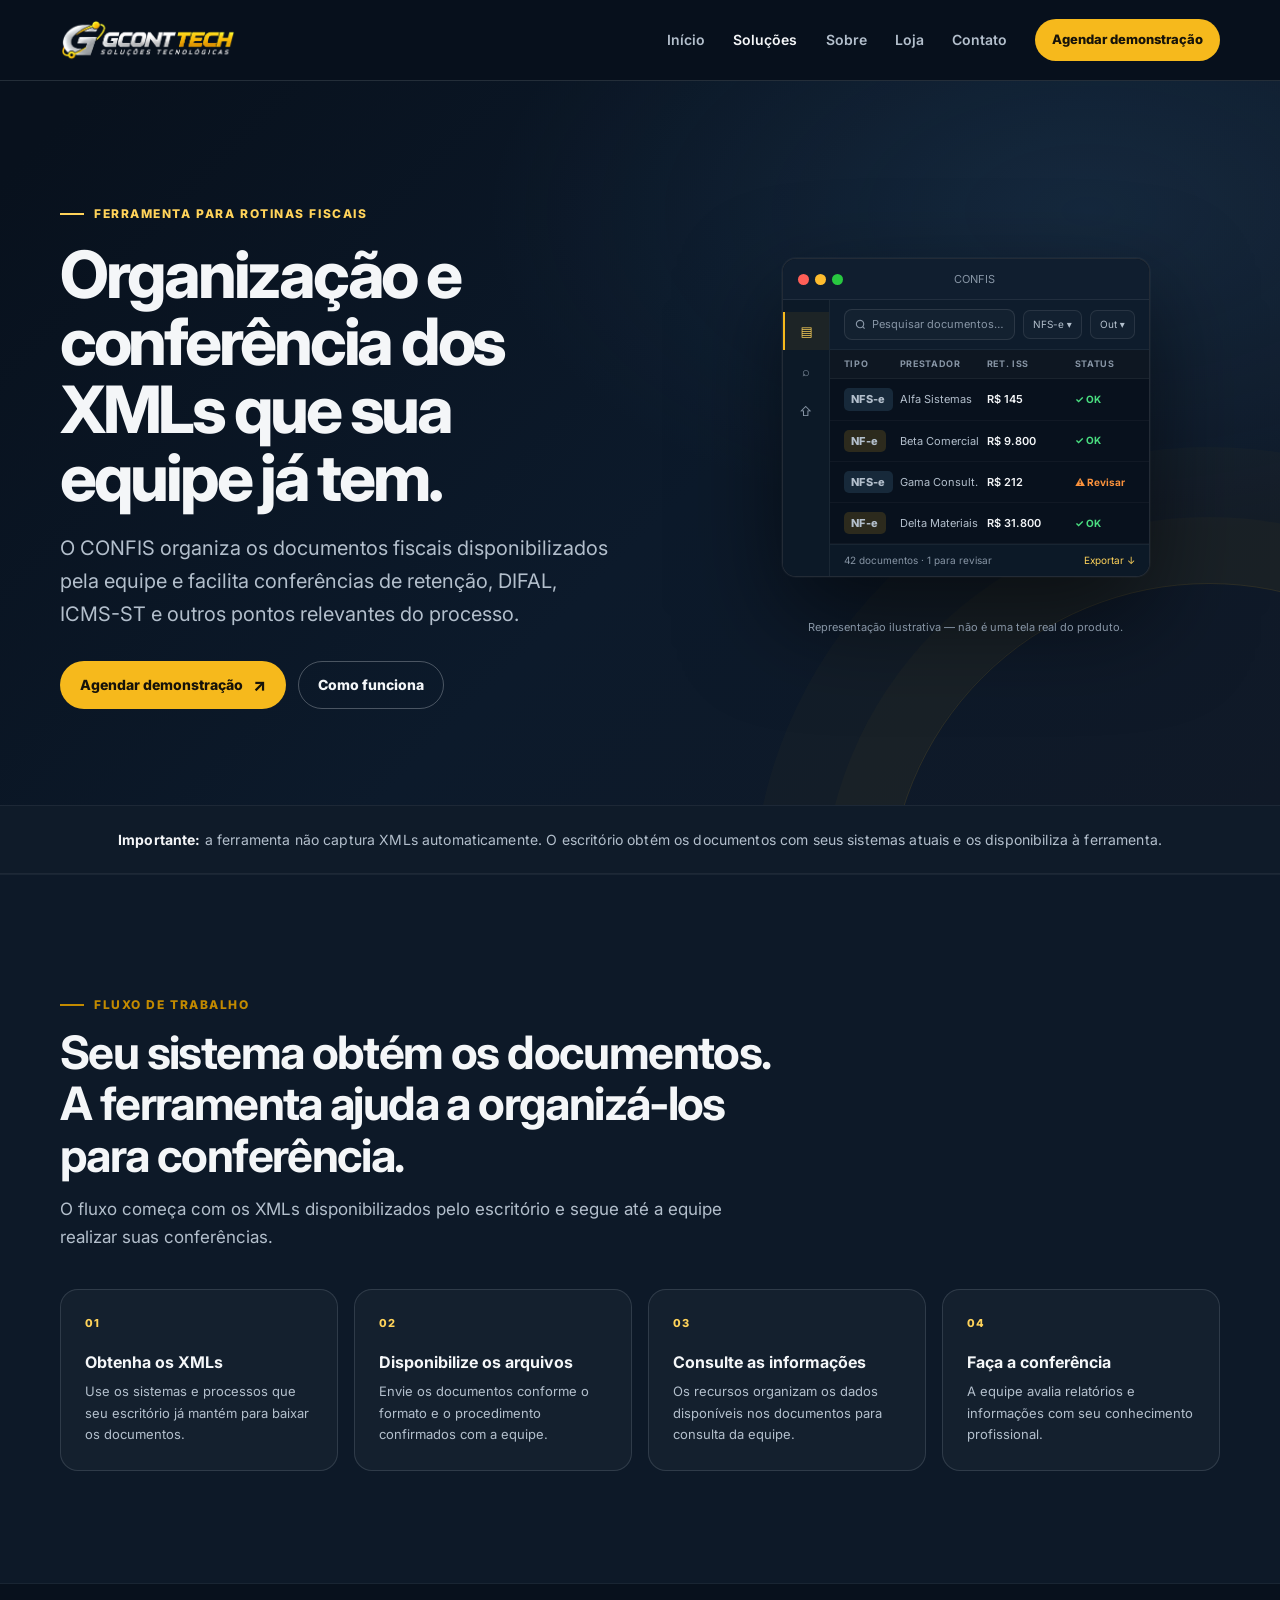
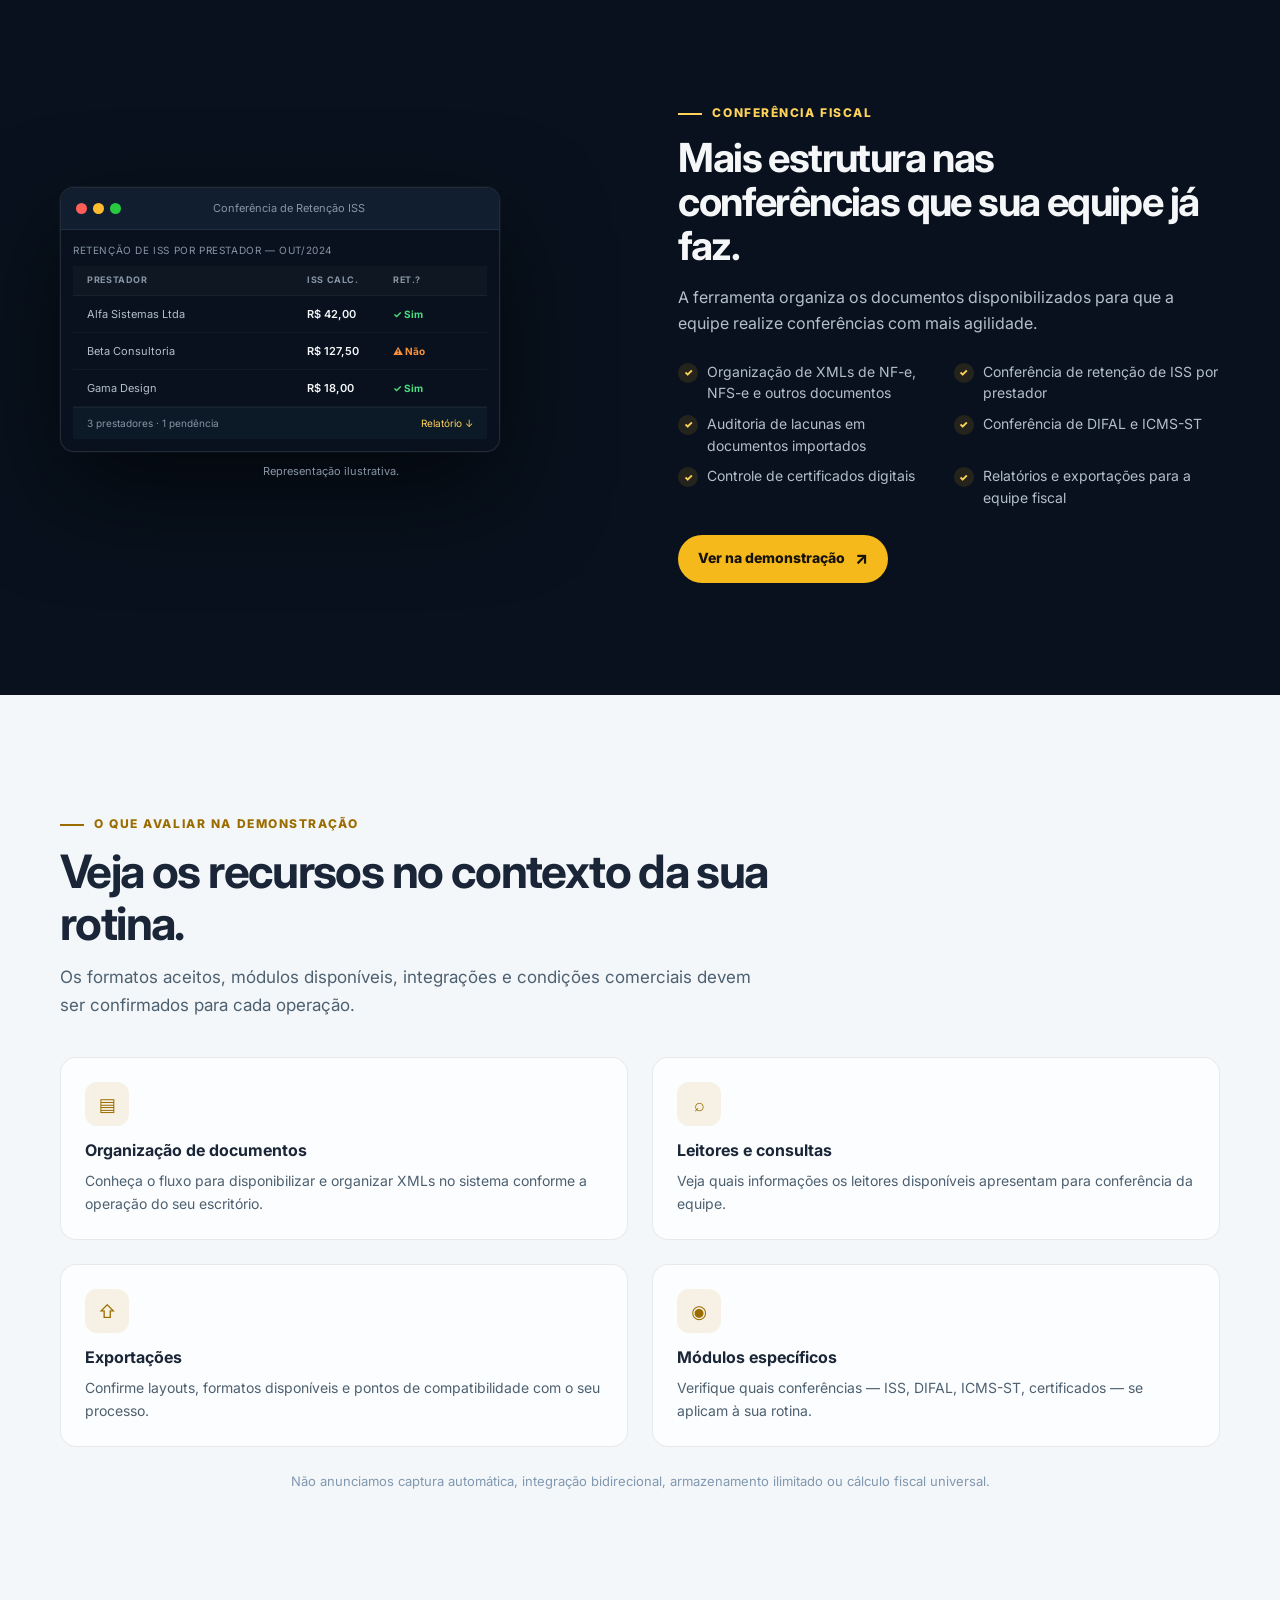
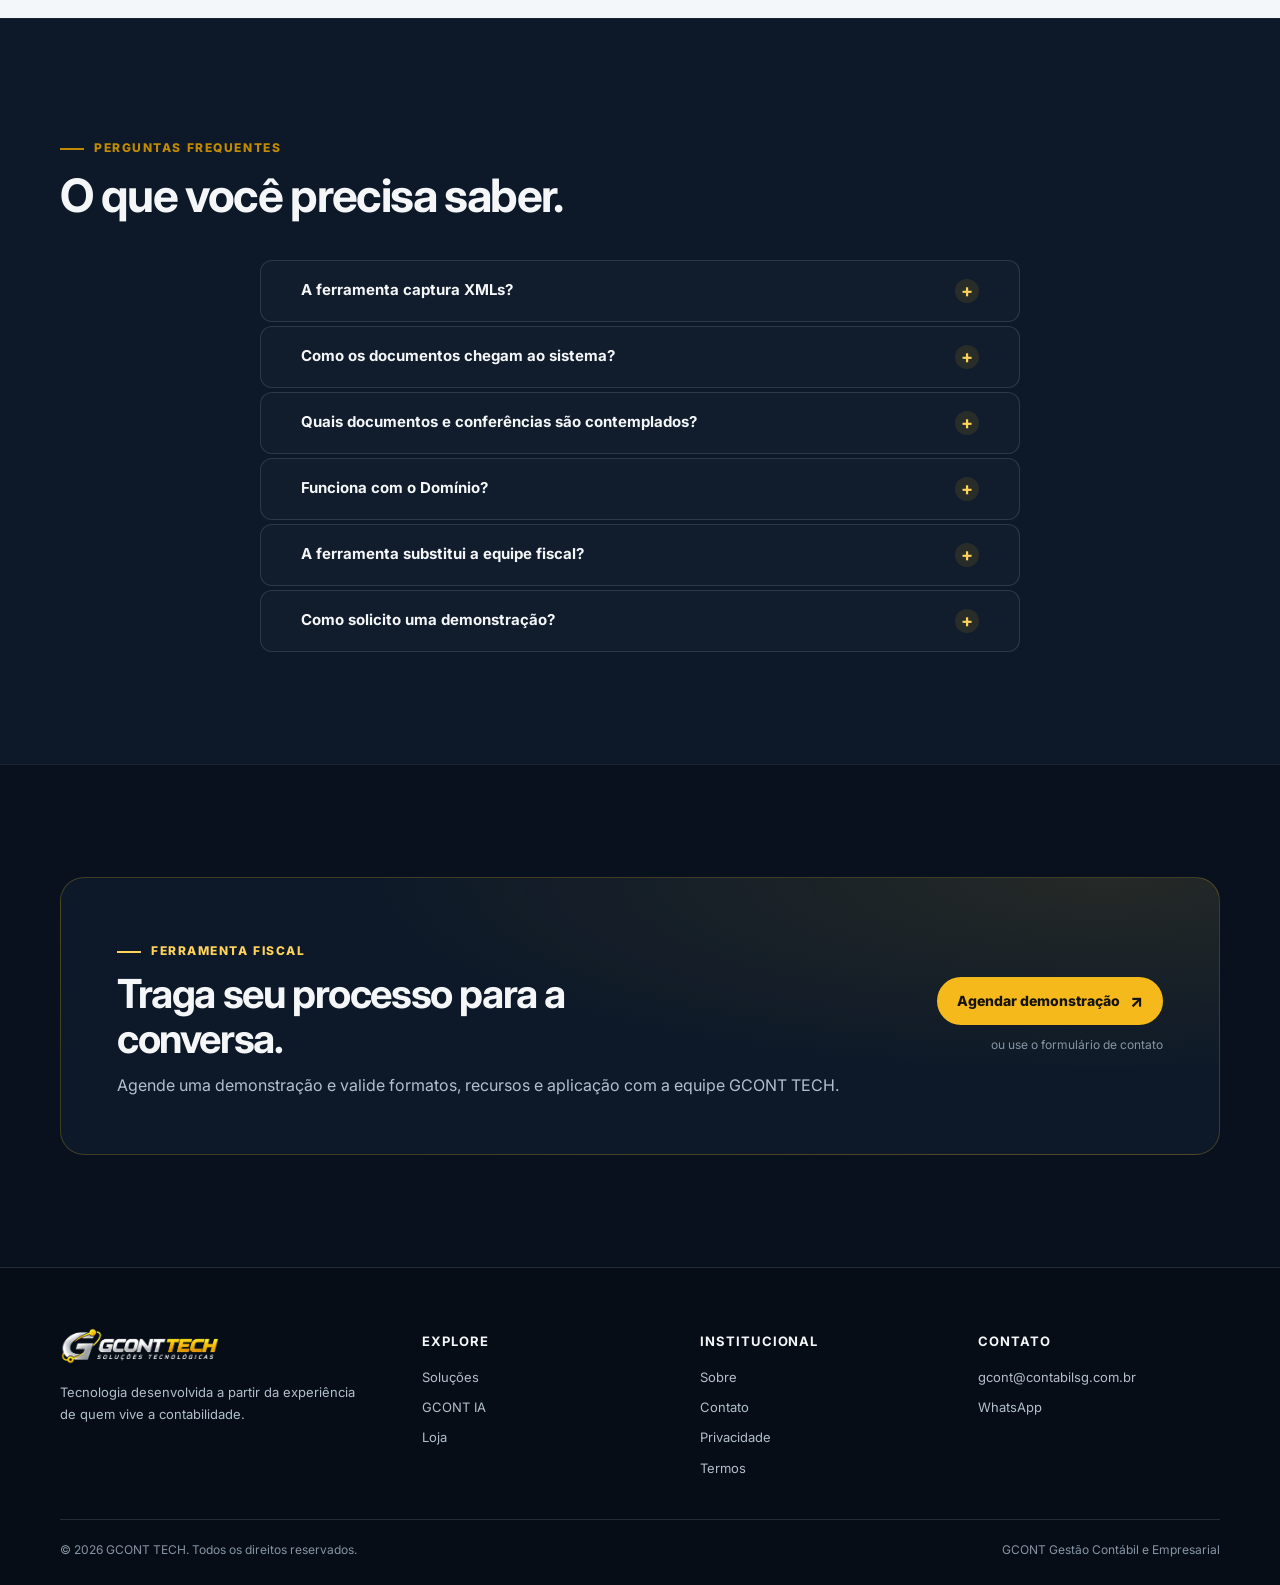
<file: notasync.html>
<!doctype html>
<html lang="pt-BR">
<head>
  <meta charset="utf-8">
  <meta name="viewport" content="width=device-width, initial-scale=1">
  <meta name="description" content="NotaSync: ferramenta para organização de documentos XML e conferência fiscal. Organize NF-e, NFS-e e outros documentos disponibilizados pela equipe.">
  <meta name="theme-color" content="#08111d">
  <link rel="canonical" href="https://www.gcontvendas.com/notasync">
  <link rel="icon" href="/logos/favicon-g.png?v=4" type="image/png" sizes="128x128">
  <link rel="preconnect" href="https://fonts.googleapis.com">
  <link rel="preconnect" href="https://fonts.gstatic.com" crossorigin>
  <link href="https://fonts.googleapis.com/css2?family=Inter:wght@400;500;600;700;800;900&display=swap" rel="stylesheet">
  <link rel="stylesheet" href="/assets/site.css?v=15">
  <script src="/assets/site-config.js" defer></script>
  <script src="/assets/site.js" defer></script>
  <title>NotaSync | Conferência fiscal da GCONT TECH</title>
  <meta property="og:title" content="NotaSync | GCONT TECH">
  <meta property="og:description" content="Organize XMLs disponibilizados pela equipe e realize conferências fiscais com mais estrutura e agilidade.">
  <meta property="og:url" content="https://www.gcontvendas.com/notasync">
  <meta property="og:image" content="https://www.gcontvendas.com/assets/gcont-tech-light.png.png">
</head>
<body data-page="product" data-product="fiscal">
  <a class="skip-link" href="#conteudo">Pular para o conteúdo</a>

  <header class="site-header">
    <div class="container nav-shell">
      <a class="brand" href="/" aria-label="GCONT TECH — início">
        <img src="/assets/gcont-tech-wordmark.png" width="725" height="174" alt="GCONT TECH — Soluções Tecnológicas">
      </a>
      <button class="nav-toggle" type="button" data-menu-toggle aria-expanded="false" aria-controls="primary-nav" aria-label="Abrir menu">
        <svg viewBox="0 0 24 24" aria-hidden="true" width="22" height="22" fill="none" stroke="currentColor" stroke-width="2" stroke-linecap="round"><path d="M4 7h16M4 12h16M4 17h16"/></svg>
      </button>
      <nav class="primary-nav" id="primary-nav" aria-label="Navegação principal">
        <a href="/">Início</a>
        <a href="/solucoes" aria-current="page">Soluções</a>
        <a href="/sobre">Sobre</a>
        <a href="/loja">Loja</a>
        <a href="/contato">Contato</a>
        <a class="button button-small nav-cta" href="/contato?solucao=notasync" data-track="demo_request" data-product="fiscal">Agendar demonstração</a>
      </nav>
    </div>
  </header>

  <main id="conteudo">

    <!-- Hero -->
    <section class="hero" style="padding-bottom:clamp(64px,8vw,96px)">
      <div class="container hero-grid">
        <div class="hero-copy">
          <span class="eyebrow">Ferramenta para rotinas fiscais</span>
          <h1>Organização e conferência dos XMLs que sua equipe já tem.</h1>
          <p>O <span data-fiscal-product-name>CONFIS</span> organiza os documentos fiscais disponibilizados pela equipe e facilita conferências de retenção, DIFAL, ICMS-ST e outros pontos relevantes do processo.</p>
          <div class="hero-actions">
            <a class="button button-arrow" href="https://wa.me/554936740176?text=Ol%C3%A1%21%20Gostaria%20de%20agendar%20uma%20demonstra%C3%A7%C3%A3o%20da%20solu%C3%A7%C3%A3o%20fiscal%20da%20GCONT%20TECH." data-whatsapp-message="Olá! Gostaria de agendar uma demonstração da solução fiscal da GCONT TECH." data-product="fiscal" data-track="demo_request" target="_blank" rel="noopener noreferrer">Agendar demonstração</a>
            <a class="button button-secondary" href="#como-funciona">Como funciona</a>
          </div>
        </div>
        <div class="hero-visual" aria-label="Interface do CONFIS">
          <div class="app-window" style="max-width:480px">
            <div class="app-chrome">
              <span class="chrome-dot chrome-dot-red"></span>
              <span class="chrome-dot chrome-dot-yellow"></span>
              <span class="chrome-dot chrome-dot-green"></span>
              <span class="chrome-title" data-fiscal-product-name>CONFIS — Conferência Fiscal</span>
            </div>
            <div class="app-body">
              <div class="app-nav-rail" aria-hidden="true">
                <div class="nav-icon active">▤</div>
                <div class="nav-icon">⌕</div>
                <div class="nav-icon">⇧</div>
              </div>
              <div class="app-content">
                <div class="app-toolbar">
                  <div class="toolbar-search-box">
                    <svg width="11" height="11" viewBox="0 0 24 24" fill="none" stroke="currentColor" stroke-width="2.5"><circle cx="11" cy="11" r="8"/><path d="m21 21-4.35-4.35"/></svg>
                    Pesquisar documentos…
                  </div>
                  <div class="toolbar-chip">NFS-e ▾</div>
                  <div class="toolbar-chip">Out ▾</div>
                </div>
                <div class="doc-list-head">
                  <span>Tipo</span><span>Prestador</span><span>Ret. ISS</span><span>Status</span>
                </div>
                <div class="doc-row"><span><span class="doc-badge doc-nfse">NFS-e</span></span><span>Alfa Sistemas</span><span class="doc-val">R$ 145</span><span style="color:#4ade80;font-size:10px;font-weight:700">✓ OK</span></div>
                <div class="doc-row"><span><span class="doc-badge doc-nfe">NF-e</span></span><span>Beta Comercial</span><span class="doc-val">R$ 9.800</span><span style="color:#4ade80;font-size:10px;font-weight:700">✓ OK</span></div>
                <div class="doc-row"><span><span class="doc-badge doc-nfse">NFS-e</span></span><span>Gama Consult.</span><span class="doc-val">R$ 212</span><span style="color:#fb923c;font-size:10px;font-weight:700">⚠ Revisar</span></div>
                <div class="doc-row"><span><span class="doc-badge doc-nfe">NF-e</span></span><span>Delta Materiais</span><span class="doc-val">R$ 31.800</span><span style="color:#4ade80;font-size:10px;font-weight:700">✓ OK</span></div>
                <div class="app-status-bar"><span>42 documentos · 1 para revisar</span><span class="action-link">Exportar ↓</span></div>
              </div>
            </div>
          </div>
          <p style="margin-top:10px;font-size:11px;color:var(--faint);text-align:center">Representação ilustrativa — não é uma tela real do produto.</p>
        </div>
      </div>
    </section>

    <!-- Aviso importante -->
    <div class="proof-band">
      <div class="container">
        <p><strong>Importante:</strong> a ferramenta não captura XMLs automaticamente. O escritório obtém os documentos com seus sistemas atuais e os disponibiliza à ferramenta.</p>
      </div>
    </div>

    <!-- Como funciona — fluxo -->
    <section class="section section-soft" id="como-funciona">
      <div class="container">
        <div class="section-head">
          <span class="eyebrow">Fluxo de trabalho</span>
          <h2>Seu sistema obtém os documentos. A ferramenta ajuda a organizá-los para conferência.</h2>
          <p>O fluxo começa com os XMLs disponibilizados pelo escritório e segue até a equipe realizar suas conferências.</p>
        </div>
        <div class="flow-steps">
          <div class="flow-step">
            <h3>Obtenha os XMLs</h3>
            <p>Use os sistemas e processos que seu escritório já mantém para baixar os documentos.</p>
          </div>
          <div class="flow-step">
            <h3>Disponibilize os arquivos</h3>
            <p>Envie os documentos conforme o formato e o procedimento confirmados com a equipe.</p>
          </div>
          <div class="flow-step">
            <h3>Consulte as informações</h3>
            <p>Os recursos organizam os dados disponíveis nos documentos para consulta da equipe.</p>
          </div>
          <div class="flow-step">
            <h3>Faça a conferência</h3>
            <p>A equipe avalia relatórios e informações com seu conhecimento profissional.</p>
          </div>
        </div>
      </div>
    </section>

    <!-- O que a ferramenta organiza — seção escura -->
    <section class="section section-dark">
      <div class="container">
        <div class="product-showcase">
          <div class="product-visual">
            <div class="app-window" style="max-width:440px">
              <div class="app-chrome">
                <span class="chrome-dot chrome-dot-red"></span>
                <span class="chrome-dot chrome-dot-yellow"></span>
                <span class="chrome-dot chrome-dot-green"></span>
                <span class="chrome-title">Conferência de Retenção ISS</span>
              </div>
              <div class="app-body">
                <div class="app-content" style="padding:12px">
                  <div style="font-size:10px;color:var(--faint);margin-bottom:8px;text-transform:uppercase;letter-spacing:.06em">Retenção de ISS por prestador — Out/2024</div>
                  <div class="doc-list-head" style="grid-template-columns:1fr 80px 80px;gap:6px">
                    <span>Prestador</span><span>ISS calc.</span><span>Ret.?</span>
                  </div>
                  <div class="doc-row" style="grid-template-columns:1fr 80px 80px;gap:6px"><span>Alfa Sistemas Ltda</span><span class="doc-val">R$ 42,00</span><span style="color:#4ade80;font-size:10px;font-weight:700">✓ Sim</span></div>
                  <div class="doc-row" style="grid-template-columns:1fr 80px 80px;gap:6px"><span>Beta Consultoria</span><span class="doc-val">R$ 127,50</span><span style="color:#fb923c;font-size:10px;font-weight:700">⚠ Não</span></div>
                  <div class="doc-row" style="grid-template-columns:1fr 80px 80px;gap:6px"><span>Gama Design</span><span class="doc-val">R$ 18,00</span><span style="color:#4ade80;font-size:10px;font-weight:700">✓ Sim</span></div>
                  <div class="app-status-bar"><span>3 prestadores · 1 pendência</span><span class="action-link">Relatório ↓</span></div>
                </div>
              </div>
            </div>
            <p style="margin-top:10px;font-size:11px;color:var(--faint);text-align:center">Representação ilustrativa.</p>
          </div>
          <div class="product-copy-dark">
            <span class="eyebrow">Conferência fiscal</span>
            <div class="sol-header">
              <h2>Mais estrutura nas conferências que sua equipe já faz.</h2>
              <p>A ferramenta organiza os documentos disponibilizados para que a equipe realize conferências com mais agilidade.</p>
            </div>
            <div class="sol-features">
              <div class="sol-feature">Organização de XMLs de NF-e, NFS-e e outros documentos</div>
              <div class="sol-feature">Conferência de retenção de ISS por prestador</div>
              <div class="sol-feature">Auditoria de lacunas em documentos importados</div>
              <div class="sol-feature">Conferência de DIFAL e ICMS-ST</div>
              <div class="sol-feature">Controle de certificados digitais</div>
              <div class="sol-feature">Relatórios e exportações para a equipe fiscal</div>
            </div>
            <a class="button button-arrow" href="https://wa.me/554936740176?text=Ol%C3%A1%21%20Gostaria%20de%20agendar%20uma%20demonstra%C3%A7%C3%A3o%20da%20solu%C3%A7%C3%A3o%20fiscal%20da%20GCONT%20TECH." data-whatsapp-message="Olá! Gostaria de agendar uma demonstração da solução fiscal da GCONT TECH." data-product="fiscal" data-track="demo_request" target="_blank" rel="noopener noreferrer">Ver na demonstração</a>
          </div>
        </div>
      </div>
    </section>

    <!-- O que avaliar na demonstração — seção clara -->
    <section class="section section-light">
      <div class="container">
        <div class="section-head">
          <span class="eyebrow" style="color:#9b6d00">O que avaliar na demonstração</span>
          <h2 style="color:#1a2637">Veja os recursos no contexto da sua rotina.</h2>
          <p style="color:#4d6070">Os formatos aceitos, módulos disponíveis, integrações e condições comerciais devem ser confirmados para cada operação.</p>
        </div>
        <div class="feature-module">
          <div class="feature-tile" style="background:rgba(255,255,255,.7);border-color:rgba(0,0,0,.08)">
            <div class="feature-tile-icon" style="background:rgba(194,138,0,.1);color:#9b6d00">▤</div>
            <h3 style="color:#1a2637">Organização de documentos</h3>
            <p style="color:#4d6070">Conheça o fluxo para disponibilizar e organizar XMLs no sistema conforme a operação do seu escritório.</p>
          </div>
          <div class="feature-tile" style="background:rgba(255,255,255,.7);border-color:rgba(0,0,0,.08)">
            <div class="feature-tile-icon" style="background:rgba(194,138,0,.1);color:#9b6d00">⌕</div>
            <h3 style="color:#1a2637">Leitores e consultas</h3>
            <p style="color:#4d6070">Veja quais informações os leitores disponíveis apresentam para conferência da equipe.</p>
          </div>
          <div class="feature-tile" style="background:rgba(255,255,255,.7);border-color:rgba(0,0,0,.08)">
            <div class="feature-tile-icon" style="background:rgba(194,138,0,.1);color:#9b6d00">⇧</div>
            <h3 style="color:#1a2637">Exportações</h3>
            <p style="color:#4d6070">Confirme layouts, formatos disponíveis e pontos de compatibilidade com o seu processo.</p>
          </div>
          <div class="feature-tile" style="background:rgba(255,255,255,.7);border-color:rgba(0,0,0,.08)">
            <div class="feature-tile-icon" style="background:rgba(194,138,0,.1);color:#9b6d00">◉</div>
            <h3 style="color:#1a2637">Módulos específicos</h3>
            <p style="color:#4d6070">Verifique quais conferências — ISS, DIFAL, ICMS-ST, certificados — se aplicam à sua rotina.</p>
          </div>
        </div>
        <p style="margin-top:24px;text-align:center;font-size:13px;color:#8098b0">Não anunciamos captura automática, integração bidirecional, armazenamento ilimitado ou cálculo fiscal universal.</p>
      </div>
    </section>

    <!-- FAQ -->
    <section class="section section-soft">
      <div class="container">
        <div class="section-head">
          <span class="eyebrow">Perguntas frequentes</span>
          <h2>O que você precisa saber.</h2>
        </div>
        <div class="faq-list" style="max-width:760px;margin:0 auto">
          <details>
            <summary>A ferramenta captura XMLs?</summary>
            <p>Não. O escritório obtém os documentos com seus sistemas atuais e disponibiliza os XMLs à ferramenta.</p>
          </details>
          <details>
            <summary>Como os documentos chegam ao sistema?</summary>
            <p>O escritório disponibiliza os arquivos conforme o fluxo e os formatos aceitos. A equipe confirma o procedimento durante a demonstração.</p>
          </details>
          <details>
            <summary>Quais documentos e conferências são contemplados?</summary>
            <p>O escopo depende dos módulos implementados e dos documentos aceitos. A equipe confirma os recursos disponíveis para o seu caso antes de qualquer contratação.</p>
          </details>
          <details>
            <summary>Funciona com o Domínio?</summary>
            <p>O formato de importação e o processo compatível precisam ser avaliados. Confirme na demonstração — a página não presume integração automática ou bidirecional.</p>
          </details>
          <details>
            <summary>A ferramenta substitui a equipe fiscal?</summary>
            <p>Não. A tecnologia organiza informações e apoia consultas; a análise e as decisões continuam com os profissionais responsáveis.</p>
          </details>
          <details>
            <summary>Como solicito uma demonstração?</summary>
            <p>Use o botão de agendamento nesta página. O WhatsApp abrirá uma mensagem para você revisar e enviar à equipe GCONT TECH.</p>
          </details>
        </div>
      </div>
    </section>

    <!-- CTA -->
    <section class="section">
      <div class="container">
        <div class="cta-panel-v2">
          <div>
            <span class="eyebrow" style="margin-bottom:12px;display:inline-flex">Ferramenta fiscal</span>
            <h2>Traga seu processo para a conversa.</h2>
            <p>Agende uma demonstração e valide formatos, recursos e aplicação com a equipe GCONT TECH.</p>
          </div>
          <div class="cta-actions">
            <a class="button button-arrow" href="https://wa.me/554936740176?text=Ol%C3%A1%21%20Gostaria%20de%20agendar%20uma%20demonstra%C3%A7%C3%A3o%20da%20solu%C3%A7%C3%A3o%20fiscal%20da%20GCONT%20TECH." data-whatsapp-message="Olá! Gostaria de agendar uma demonstração da solução fiscal da GCONT TECH." data-product="fiscal" data-track="demo_request" target="_blank" rel="noopener noreferrer">Agendar demonstração</a>
            <span style="font-size:12px;color:var(--faint);text-align:center">ou use o formulário de contato</span>
          </div>
        </div>
      </div>
    </section>

  </main>

  <footer class="footer">
    <div class="container">
      <div class="footer-grid">
        <div class="footer-brand">
          <a href="/"><img src="/assets/gcont-tech-wordmark.png" width="725" height="174" alt="GCONT TECH — Soluções Tecnológicas"></a>
          <p>Tecnologia desenvolvida a partir da experiência de quem vive a contabilidade.</p>
        </div>
        <div>
          <h2>Explore</h2>
          <div class="footer-links">
            <a href="/solucoes">Soluções</a>
            <a href="/gcont-ia">GCONT IA</a>
            <a href="/loja">Loja</a>
          </div>
        </div>
        <div>
          <h2>Institucional</h2>
          <div class="footer-links">
            <a href="/sobre">Sobre</a>
            <a href="/contato">Contato</a>
            <a href="/privacidade">Privacidade</a>
            <a href="/termos">Termos</a>
          </div>
        </div>
        <div>
          <h2>Contato</h2>
          <div class="footer-links">
            <a href="mailto:gcont@contabilsg.com.br">gcont@contabilsg.com.br</a>
            <a href="https://wa.me/554936740176" target="_blank" rel="noopener noreferrer">WhatsApp</a>
          </div>
        </div>
      </div>
      <div class="footer-bottom">
        <p>© 2026 GCONT TECH. Todos os direitos reservados.</p>
        <p>GCONT Gestão Contábil e Empresarial</p>
      </div>
    </div>
  </footer>
</body>
</html>
</file>
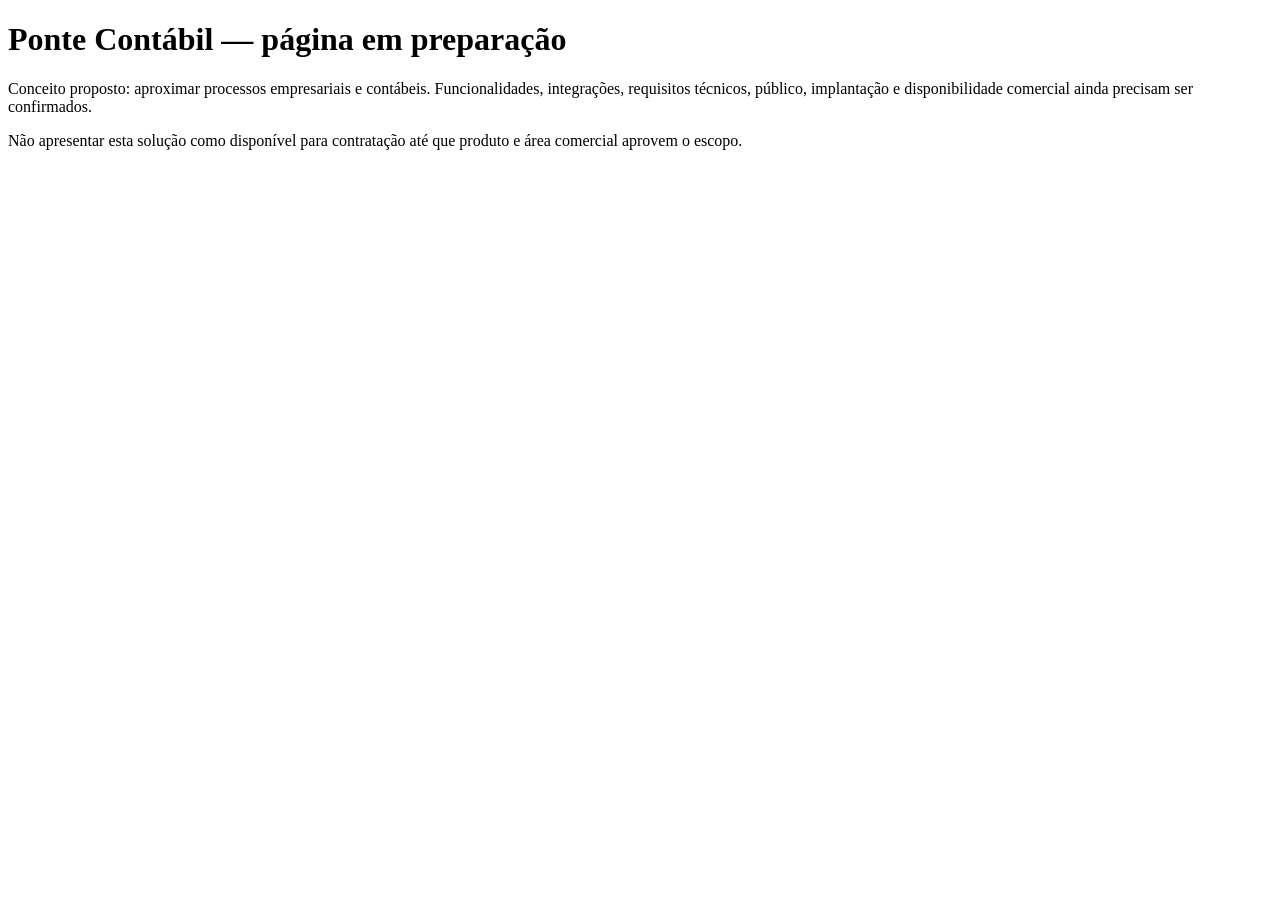
<file: ponte-contabil-preview.html>
﻿<!doctype html>
<html lang="pt-BR">
<head>
  <link rel="icon" href="/logos/favicon-g.png?v=4" type="image/png" sizes="128x128">
  <meta charset="utf-8"><meta name="viewport" content="width=device-width, initial-scale=1">
  <meta name="robots" content="noindex,nofollow">
  <title>Rascunho interno — Ponte Contábil</title>
</head>
<body>
  <!-- RASCUNHO INTERNO: não copiar para o diretório público nem divulgar antes da validação. -->
  <main>
    <h1>Ponte Contábil — página em preparação</h1>
    <p>Conceito proposto: aproximar processos empresariais e contábeis. Funcionalidades, integrações, requisitos técnicos, público, implantação e disponibilidade comercial ainda precisam ser confirmados.</p>
    <p>Não apresentar esta solução como disponível para contratação até que produto e área comercial aprovem o escopo.</p>
  </main>
</body>
</html>
</file>
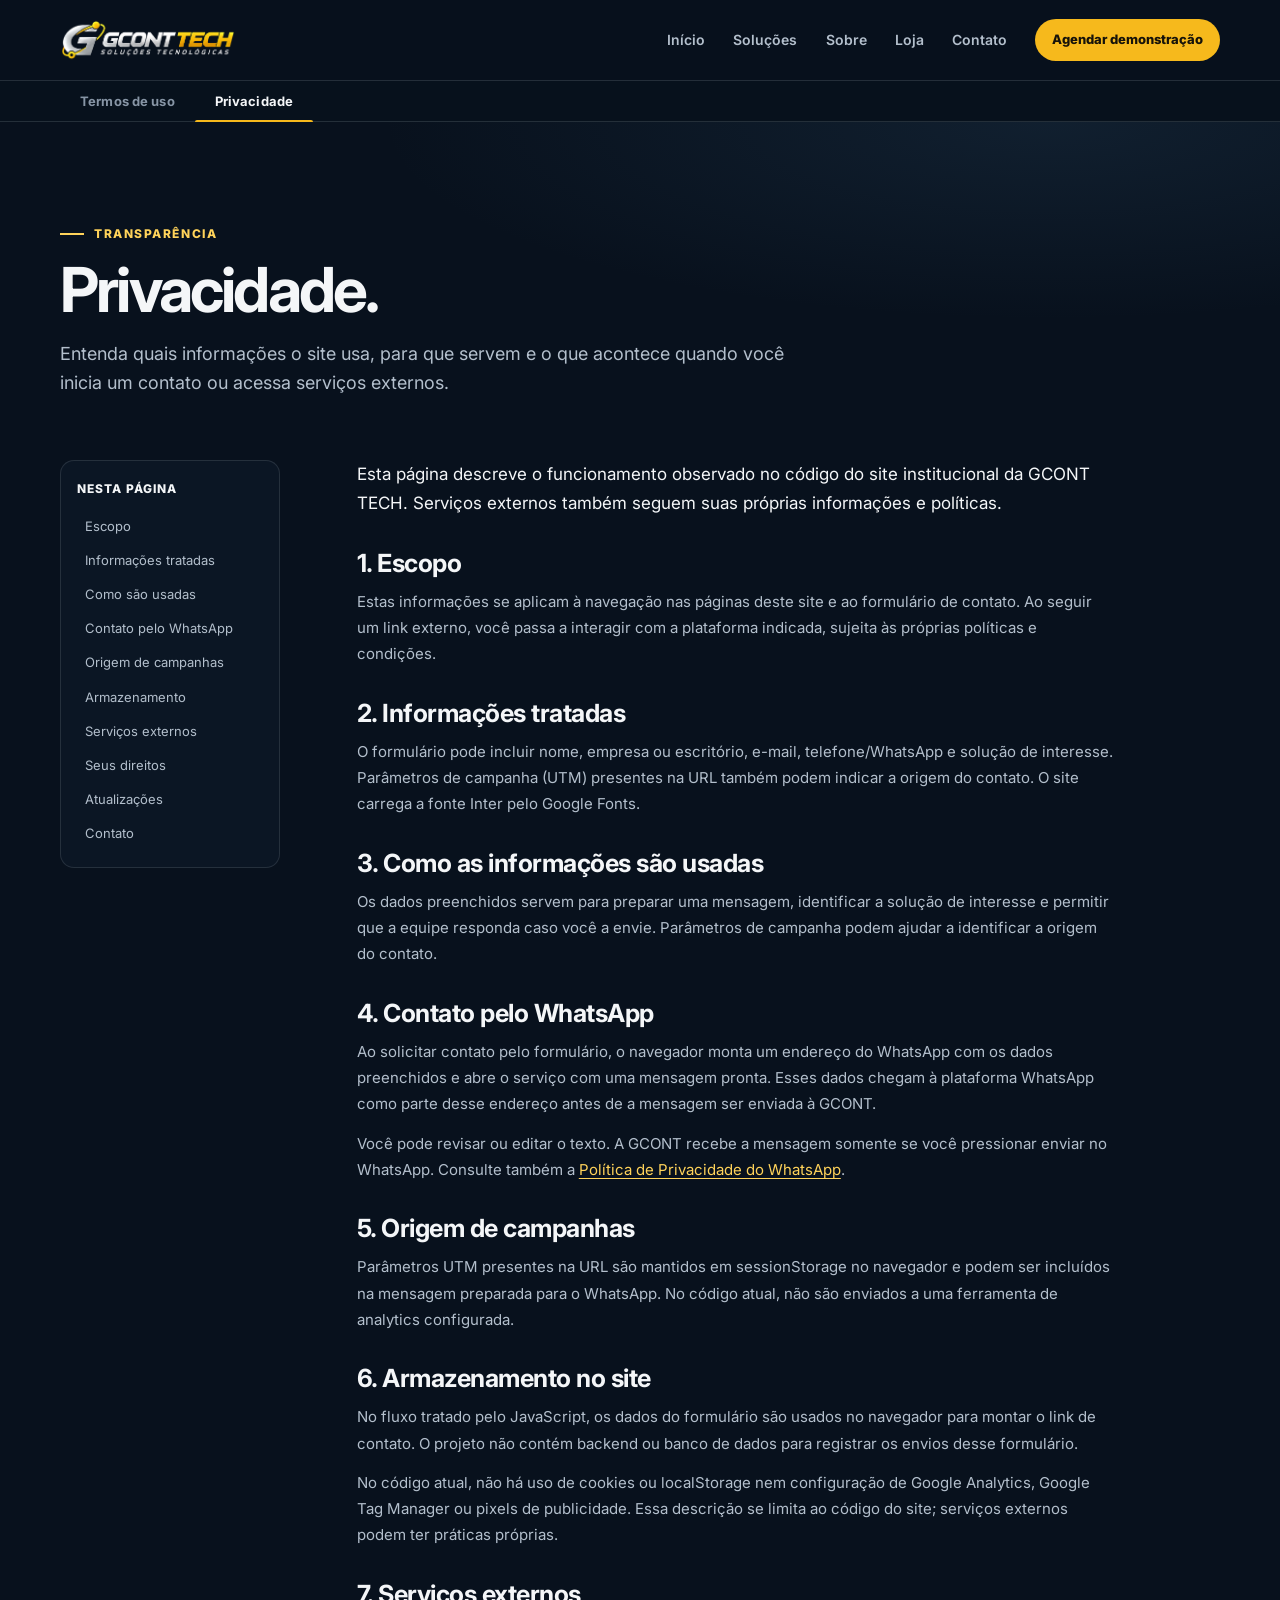
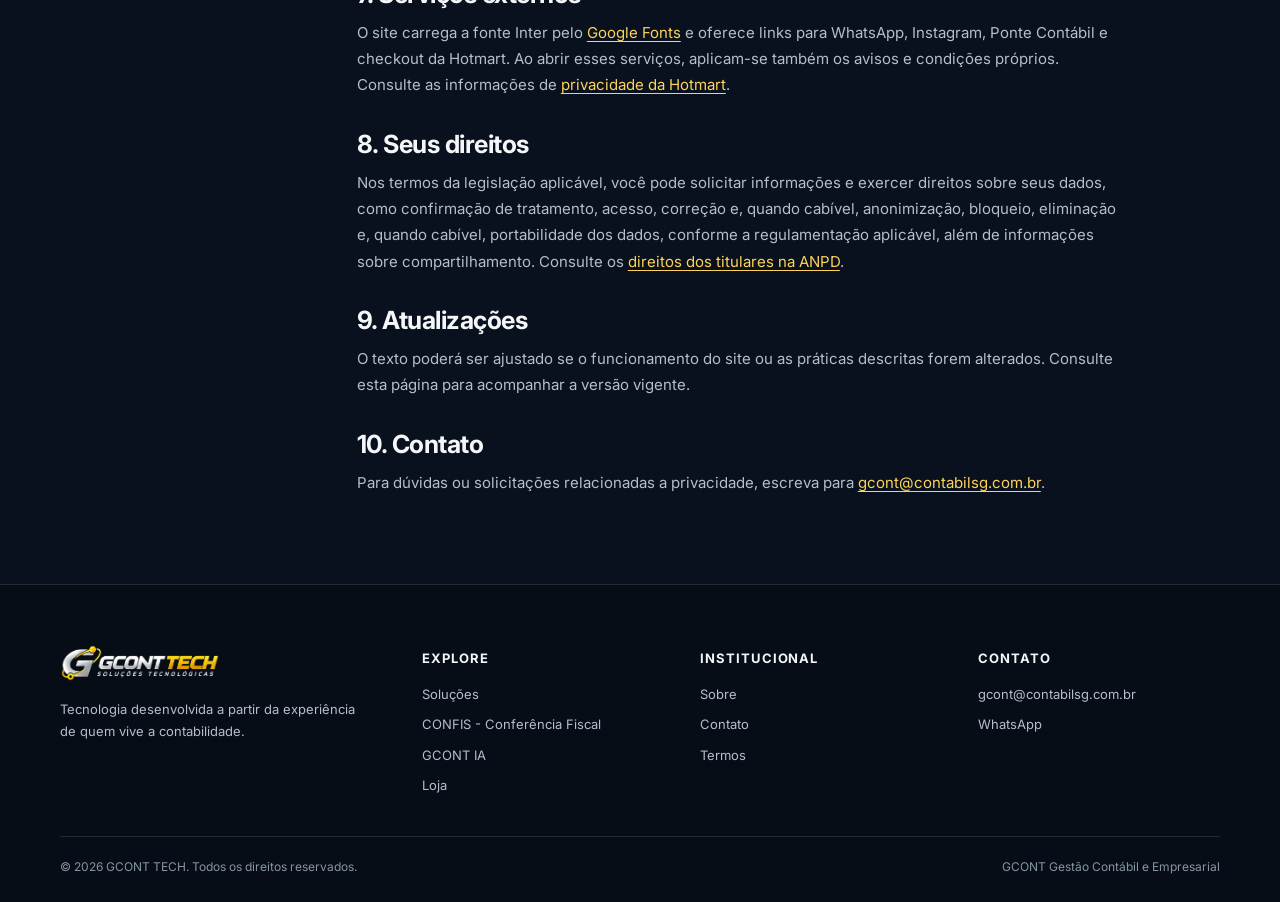
<file: privacidade.html>
<!doctype html>
<html lang="pt-BR">
<head>
  <meta charset="utf-8">
  <meta name="viewport" content="width=device-width, initial-scale=1">
  <meta name="description" content="Saiba como o site da GCONT TECH usa informações do formulário de contato, parâmetros de campanha e serviços externos.">
  <meta name="theme-color" content="#08111d">
  <link rel="canonical" href="https://www.gcontvendas.com/privacidade">
  <link rel="icon" href="/logos/favicon-g.png?v=4" type="image/png" sizes="128x128">
  <link rel="preconnect" href="https://fonts.googleapis.com">
  <link rel="preconnect" href="https://fonts.gstatic.com" crossorigin>
  <link href="https://fonts.googleapis.com/css2?family=Inter:wght@400;500;600;700;800;900&display=swap" rel="stylesheet">
  <link rel="stylesheet" href="/assets/site.css?v=15">
  <script src="/assets/site-config.js" defer></script>
  <script src="/assets/site.js" defer></script>
  <title>Privacidade | GCONT TECH</title>
  <meta property="og:title" content="Privacidade | GCONT TECH">
  <meta property="og:description" content="Informações sobre o formulário de contato, parâmetros de campanha e serviços externos usados no site da GCONT TECH.">
  <meta property="og:url" content="https://www.gcontvendas.com/privacidade">
  <meta property="og:image" content="https://www.gcontvendas.com/assets/gcont-tech-light.png.png">
</head>
<body>
  <a class="skip-link" href="#conteudo">Pular para o conteúdo</a>

  <header class="site-header">
    <div class="container nav-shell">
      <a class="brand" href="/" aria-label="GCONT TECH — início">
        <img src="/assets/gcont-tech-wordmark.png" width="725" height="174" alt="GCONT TECH — Soluções Tecnológicas">
      </a>
      <button class="nav-toggle" type="button" data-menu-toggle aria-expanded="false" aria-controls="primary-nav" aria-label="Abrir menu">
        <svg viewBox="0 0 24 24" aria-hidden="true" width="22" height="22" fill="none" stroke="currentColor" stroke-width="2" stroke-linecap="round"><path d="M4 7h16M4 12h16M4 17h16"/></svg>
      </button>
      <nav class="primary-nav" id="primary-nav" aria-label="Navegação principal">
        <a href="/">Início</a>
        <a href="/solucoes">Soluções</a>
        <a href="/sobre">Sobre</a>
        <a href="/loja">Loja</a>
        <a href="/contato">Contato</a>
        <a class="button button-small nav-cta" href="/contato?solucao=demonstracao">Agendar demonstração</a>
      </nav>
    </div>
  </header>

    <main id="conteudo" class="legal-page">
<nav class="legal-subnav" aria-label="Páginas legais"><div class="container legal-subnav-inner"><a class="legal-subnav-link" href="/termos">Termos de uso</a><a class="legal-subnav-link" href="/privacidade" aria-current="page">Privacidade</a></div></nav>
<section class="page-hero legal-hero"><div class="container"><span class="eyebrow">Transparência</span><h1>Privacidade.</h1><p>Entenda quais informações o site usa, para que servem e o que acontece quando você inicia um contato ou acessa serviços externos.</p></div></section>
<section class="page-content legal-content" aria-label="Política de privacidade"><div class="container legal-layout">
<nav class="legal-index" aria-label="Índice da página"><p class="legal-index-title">Nesta página</p><ol class="legal-index-list">
<li><a href="#escopo">Escopo</a></li><li><a href="#informacoes">Informações tratadas</a></li><li><a href="#finalidades">Como são usadas</a></li><li><a href="#whatsapp">Contato pelo WhatsApp</a></li><li><a href="#campanhas">Origem de campanhas</a></li><li><a href="#armazenamento">Armazenamento</a></li><li><a href="#servicos">Serviços externos</a></li><li><a href="#direitos">Seus direitos</a></li><li><a href="#atualizacoes">Atualizações</a></li><li><a href="#contato-privacidade">Contato</a></li></ol></nav>
<article class="legal-copy"><p class="legal-lead">Esta página descreve o funcionamento observado no código do site institucional da GCONT TECH. Serviços externos também seguem suas próprias informações e políticas.</p>
<section class="legal-section" id="escopo"><h2>1. Escopo</h2><p>Estas informações se aplicam à navegação nas páginas deste site e ao formulário de contato. Ao seguir um link externo, você passa a interagir com a plataforma indicada, sujeita às próprias políticas e condições.</p></section>
<section class="legal-section" id="informacoes"><h2>2. Informações tratadas</h2><p>O formulário pode incluir nome, empresa ou escritório, e-mail, telefone/WhatsApp e solução de interesse. Parâmetros de campanha (UTM) presentes na URL também podem indicar a origem do contato. O site carrega a fonte Inter pelo Google Fonts.</p></section>
<section class="legal-section" id="finalidades"><h2>3. Como as informações são usadas</h2><p>Os dados preenchidos servem para preparar uma mensagem, identificar a solução de interesse e permitir que a equipe responda caso você a envie. Parâmetros de campanha podem ajudar a identificar a origem do contato.</p></section>
<section class="legal-section" id="whatsapp"><h2>4. Contato pelo WhatsApp</h2><p>Ao solicitar contato pelo formulário, o navegador monta um endereço do WhatsApp com os dados preenchidos e abre o serviço com uma mensagem pronta. Esses dados chegam à plataforma WhatsApp como parte desse endereço antes de a mensagem ser enviada à GCONT.</p><p>Você pode revisar ou editar o texto. A GCONT recebe a mensagem somente se você pressionar enviar no WhatsApp. Consulte também a <a href="https://www.whatsapp.com/legal/privacy-policy?lang=pt_BR" target="_blank" rel="noopener noreferrer">Política de Privacidade do WhatsApp</a>.</p></section>
<section class="legal-section" id="campanhas"><h2>5. Origem de campanhas</h2><p>Parâmetros UTM presentes na URL são mantidos em sessionStorage no navegador e podem ser incluídos na mensagem preparada para o WhatsApp. No código atual, não são enviados a uma ferramenta de analytics configurada.</p></section>
<section class="legal-section" id="armazenamento"><h2>6. Armazenamento no site</h2><p>No fluxo tratado pelo JavaScript, os dados do formulário são usados no navegador para montar o link de contato. O projeto não contém backend ou banco de dados para registrar os envios desse formulário.</p><p>No código atual, não há uso de cookies ou localStorage nem configuração de Google Analytics, Google Tag Manager ou pixels de publicidade. Essa descrição se limita ao código do site; serviços externos podem ter práticas próprias.</p></section>
<section class="legal-section" id="servicos"><h2>7. Serviços externos</h2><p>O site carrega a fonte Inter pelo <a href="https://policies.google.com/privacy?hl=pt-BR" target="_blank" rel="noopener noreferrer">Google Fonts</a> e oferece links para WhatsApp, Instagram, Ponte Contábil e checkout da Hotmart. Ao abrir esses serviços, aplicam-se também os avisos e condições próprios. Consulte as informações de <a href="https://hotmart.com/pt-br/legal/privacidade-de-dados" target="_blank" rel="noopener noreferrer">privacidade da Hotmart</a>.</p></section>
<section class="legal-section" id="direitos"><h2>8. Seus direitos</h2><p>Nos termos da legislação aplicável, você pode solicitar informações e exercer direitos sobre seus dados, como confirmação de tratamento, acesso, correção e, quando cabível, anonimização, bloqueio, eliminação e, quando cabível, portabilidade dos dados, conforme a regulamentação aplicável, além de informações sobre compartilhamento. Consulte os <a href="https://www.gov.br/anpd/pt-br/assuntos/titular-de-dados/direito-dos-titulares" target="_blank" rel="noopener noreferrer">direitos dos titulares na ANPD</a>.</p></section>
<section class="legal-section" id="atualizacoes"><h2>9. Atualizações</h2><p>O texto poderá ser ajustado se o funcionamento do site ou as práticas descritas forem alterados. Consulte esta página para acompanhar a versão vigente.</p></section>
<section class="legal-section" id="contato-privacidade"><h2>10. Contato</h2><p>Para dúvidas ou solicitações relacionadas a privacidade, escreva para <a href="mailto:gcont@contabilsg.com.br">gcont@contabilsg.com.br</a>.</p></section></article>
</div></section></main>

  <footer class="footer">
    <div class="container">
      <div class="footer-grid">
        <div class="footer-brand">
          <a href="/"><img src="/assets/gcont-tech-wordmark.png" width="725" height="174" alt="GCONT TECH — Soluções Tecnológicas"></a>
          <p>Tecnologia desenvolvida a partir da experiência de quem vive a contabilidade.</p>
        </div>
        <div>
          <h2>Explore</h2>
          <div class="footer-links">
            <a href="/solucoes">Soluções</a>
            <a href="/confis">CONFIS - Conferência Fiscal</a>
            <a href="/gcont-ia">GCONT IA</a>
            <a href="/loja">Loja</a>
          </div>
        </div>
        <div>
          <h2>Institucional</h2>
          <div class="footer-links">
            <a href="/sobre">Sobre</a>
            <a href="/contato">Contato</a>
            <a href="/termos">Termos</a>
          </div>
        </div>
        <div>
          <h2>Contato</h2>
          <div class="footer-links">
            <a href="mailto:gcont@contabilsg.com.br">gcont@contabilsg.com.br</a>
            <a href="https://wa.me/554936740176" target="_blank" rel="noopener noreferrer">WhatsApp</a>
          </div>
        </div>
      </div>
      <div class="footer-bottom">
        <p>© 2026 GCONT TECH. Todos os direitos reservados.</p>
        <p>GCONT Gestão Contábil e Empresarial</p>
      </div>
    </div>
  </footer>
</body>
</html>
</file>
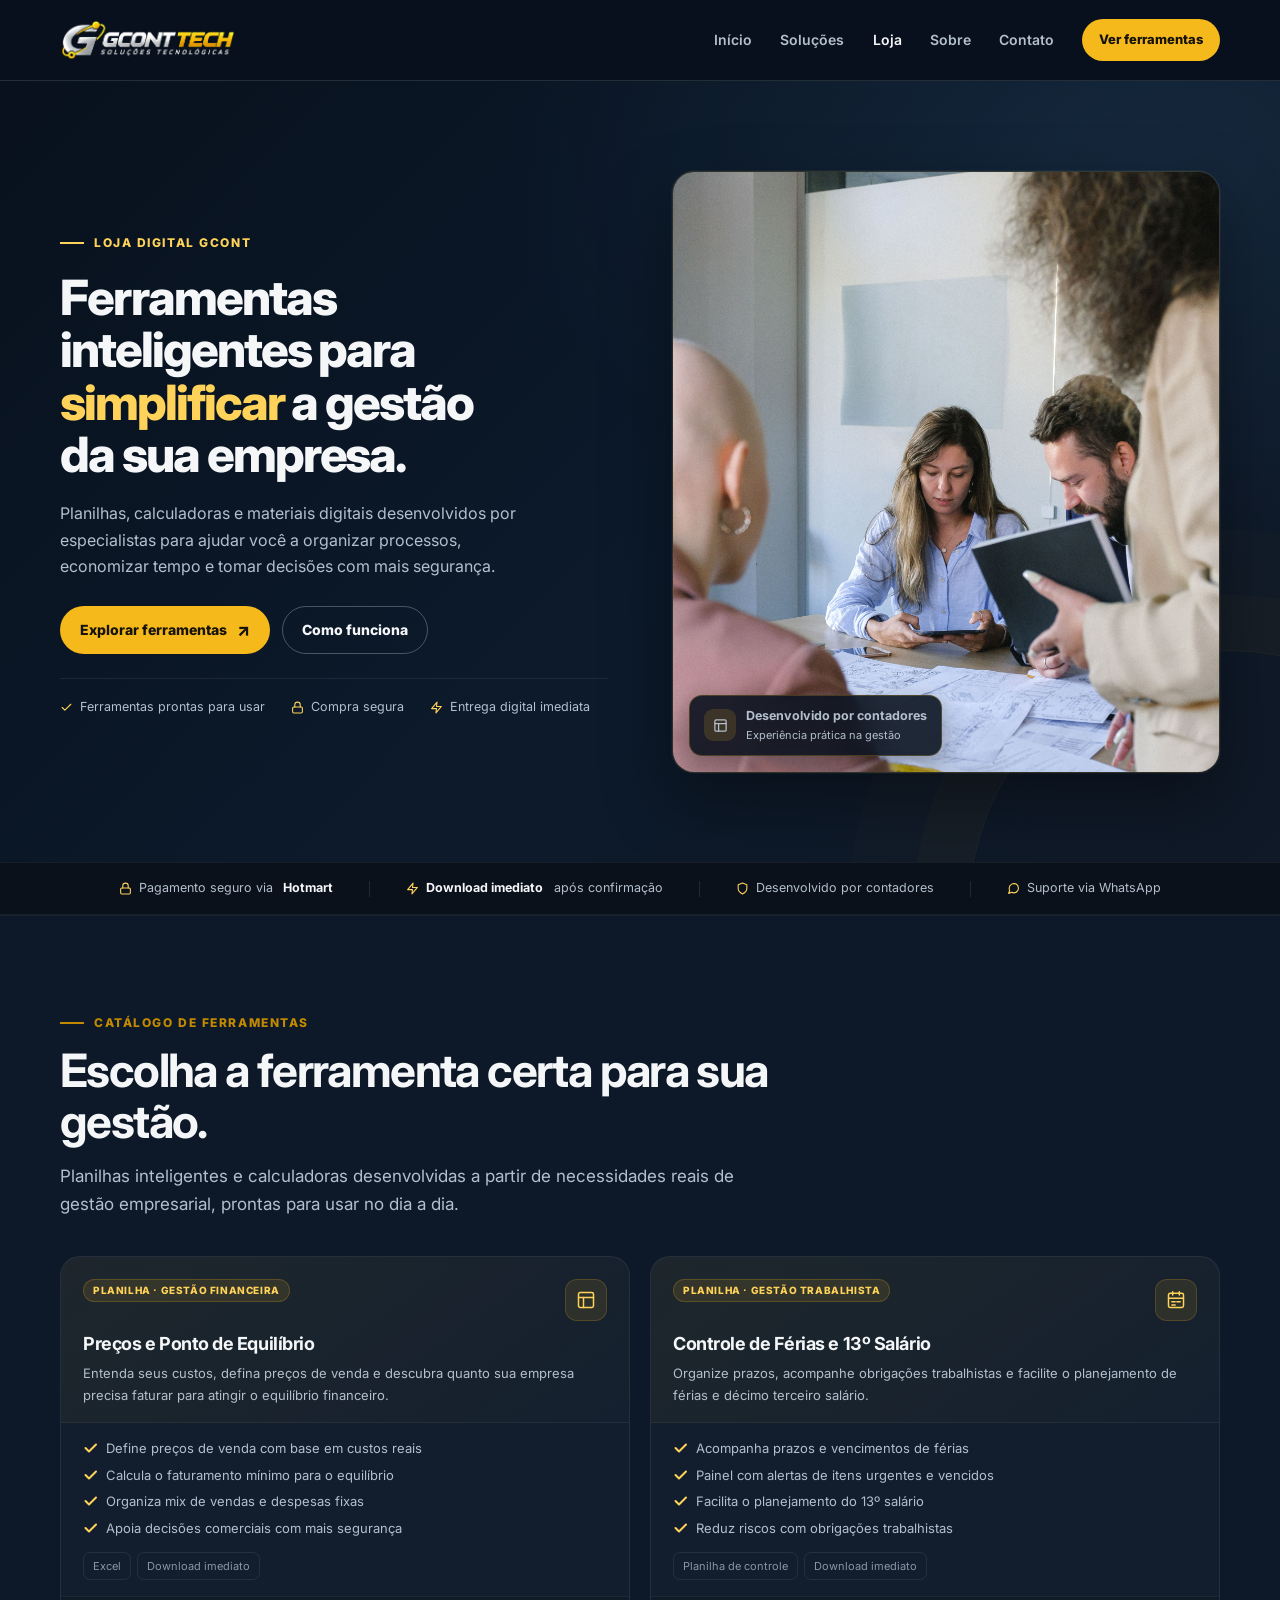
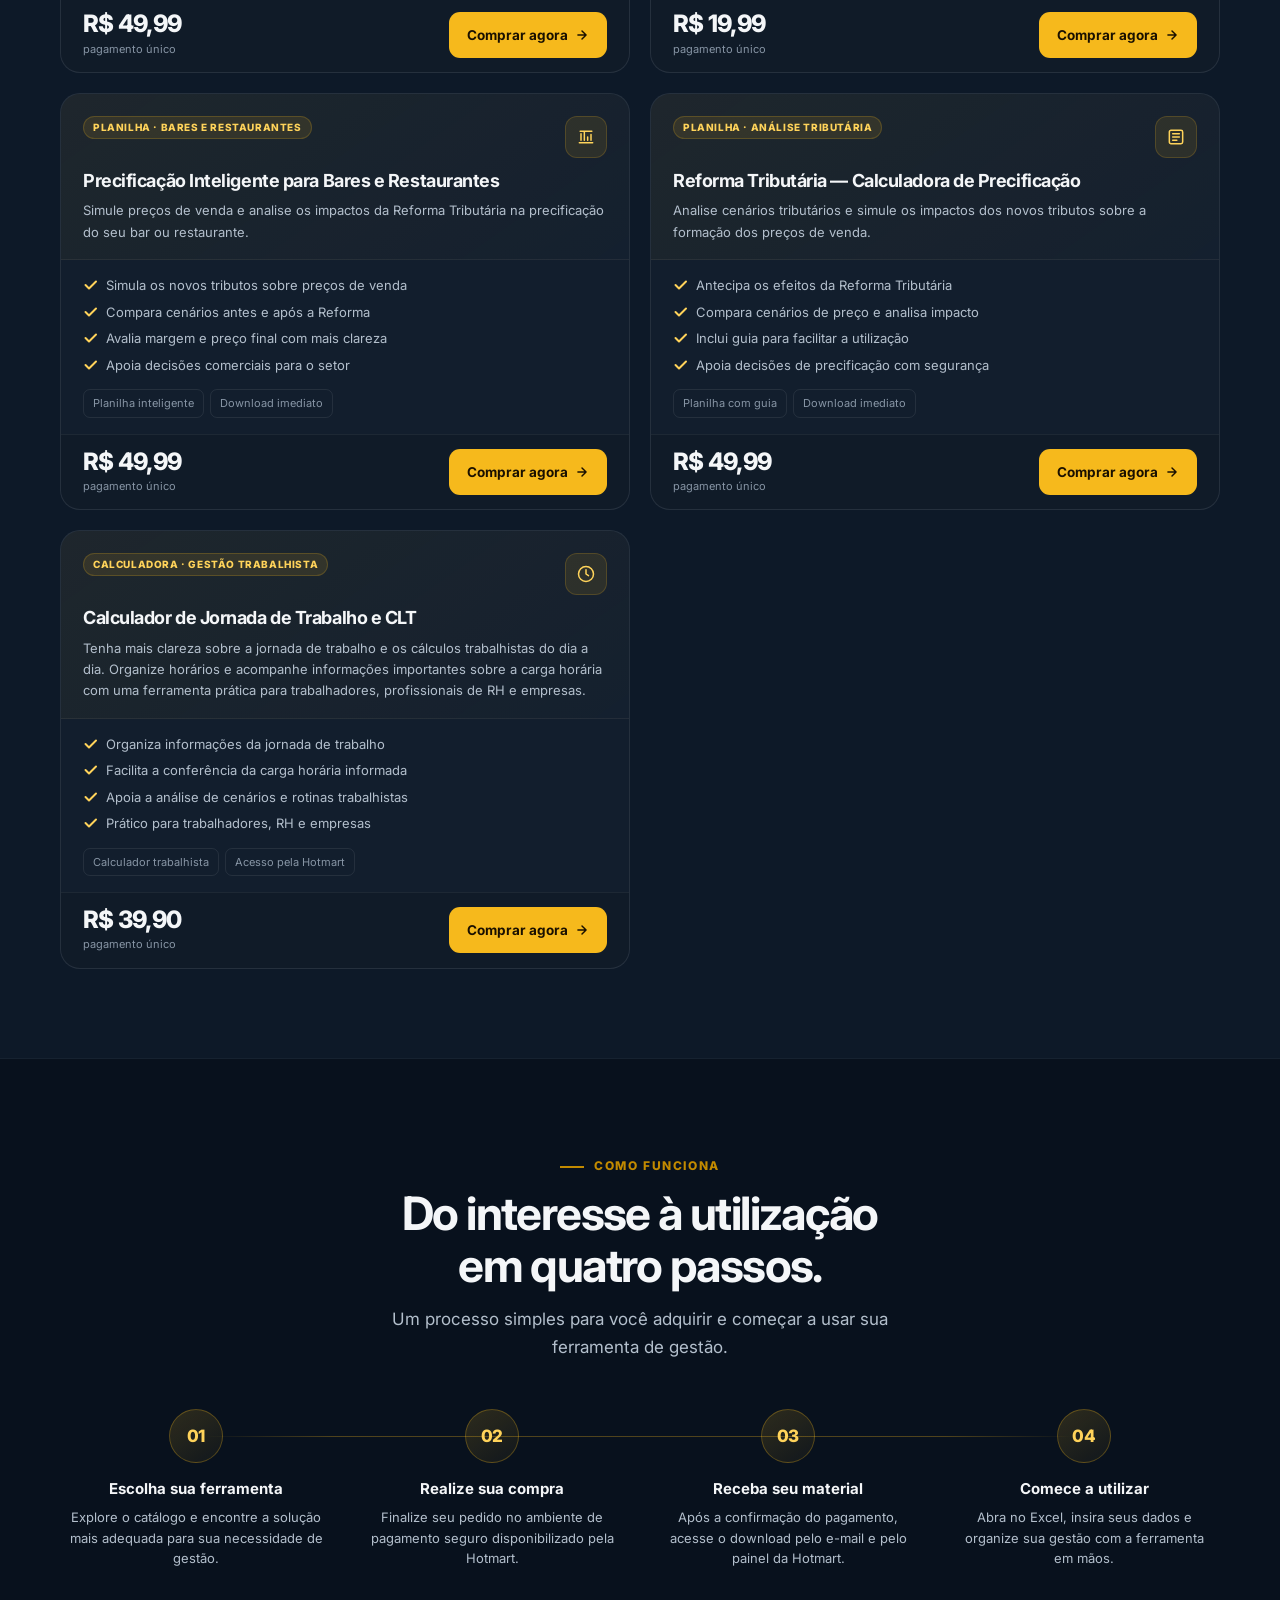
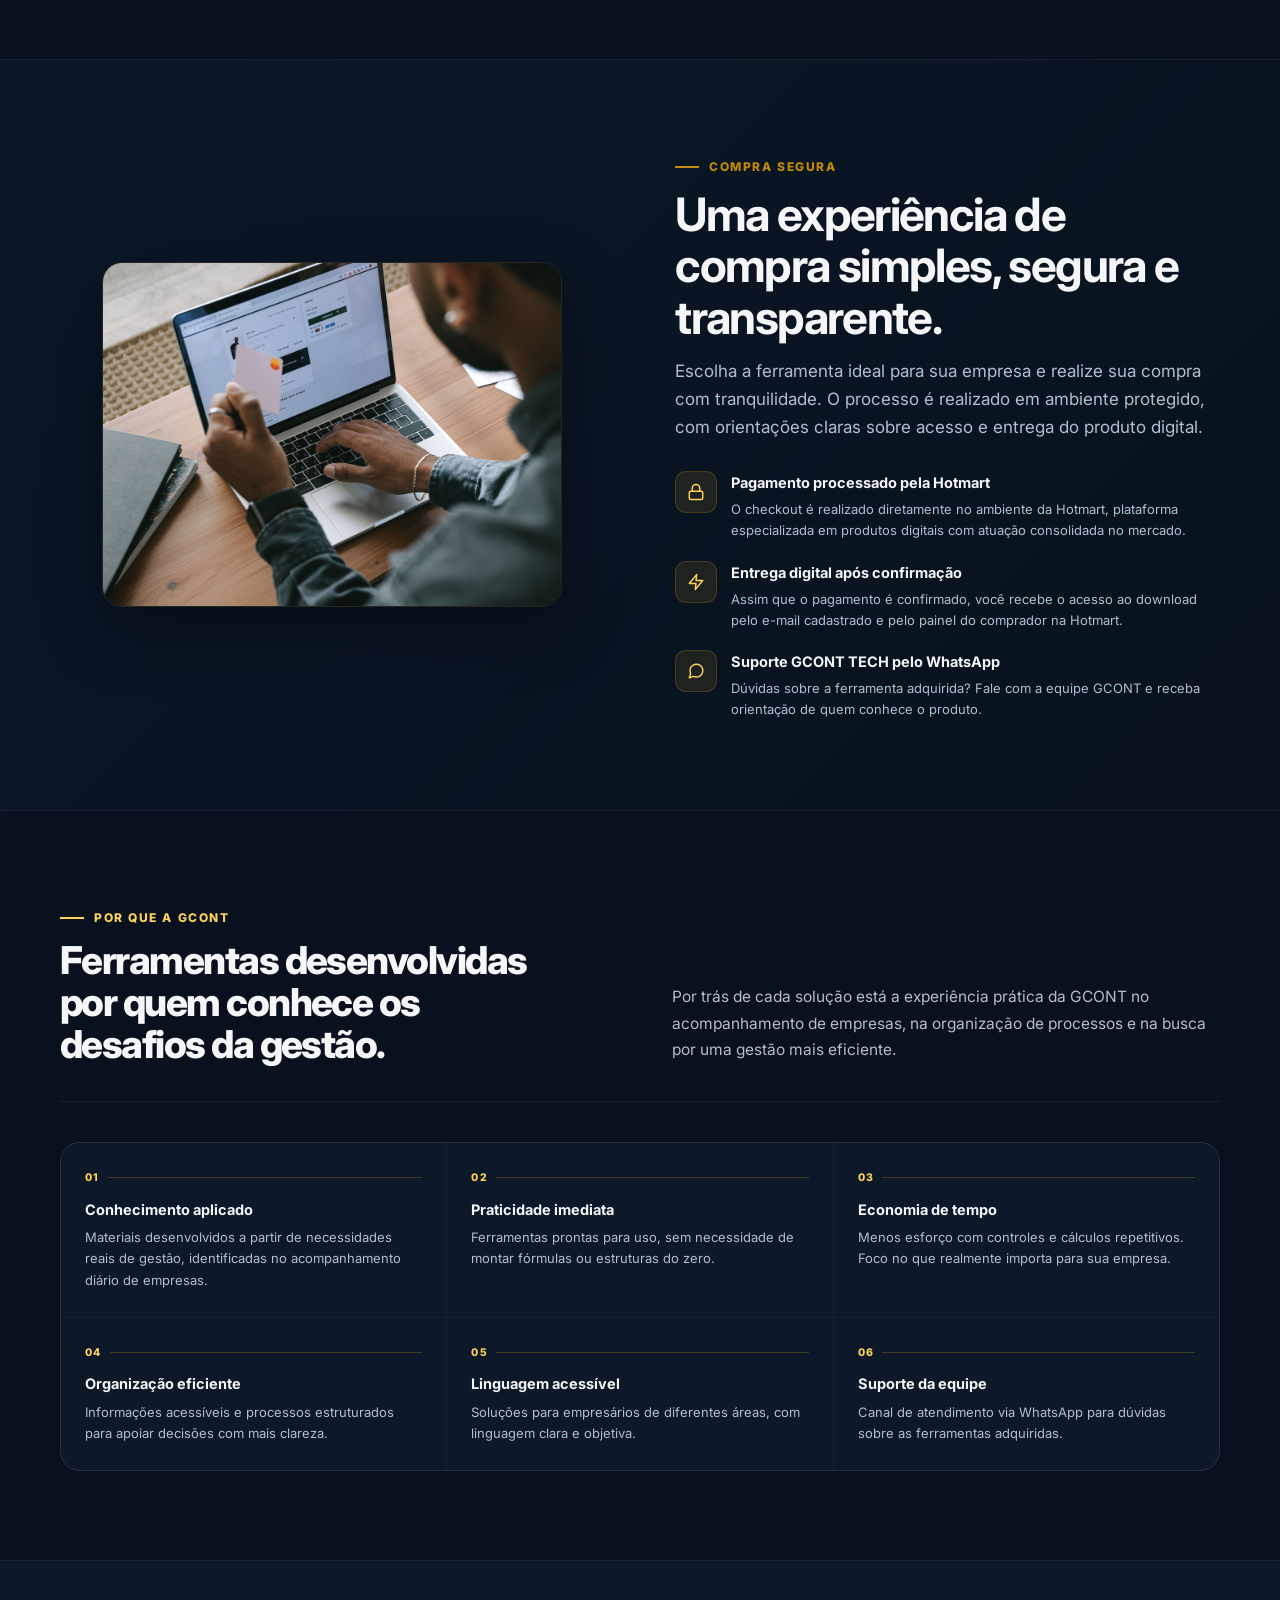
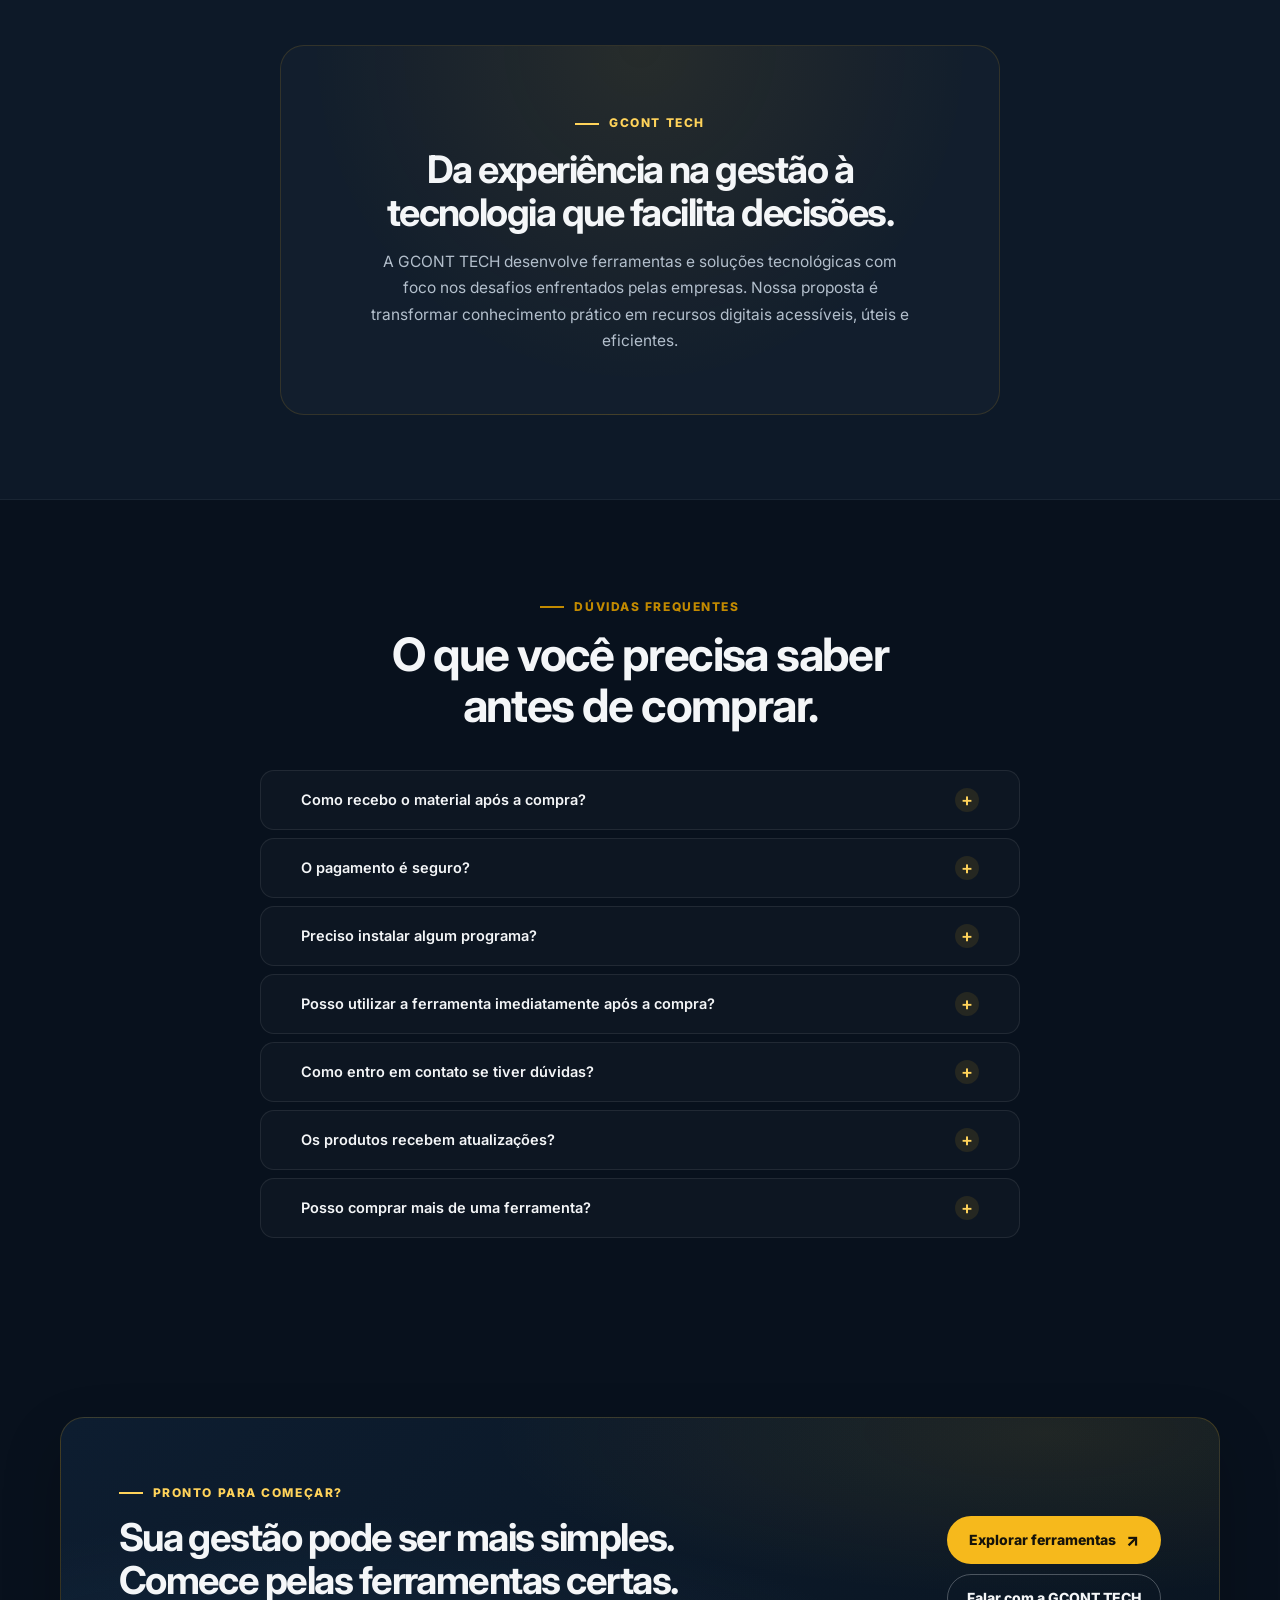
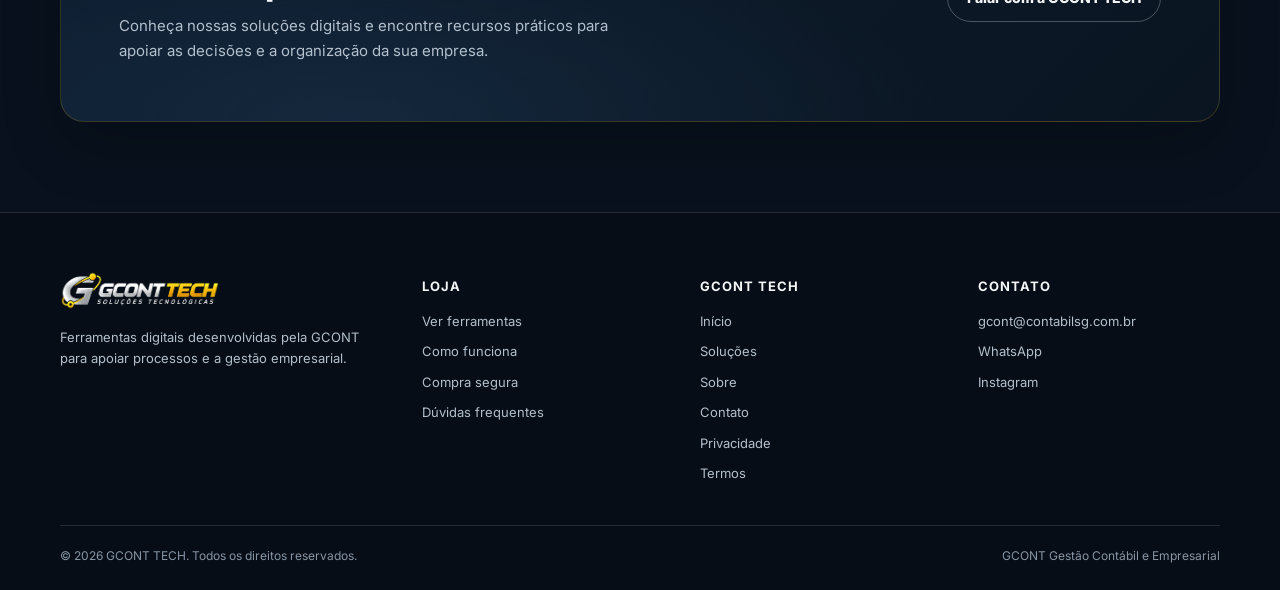
<file: sistemas.html>
<!doctype html>
<html lang="pt-BR">
<head>
  <meta charset="utf-8">
  <meta name="viewport" content="width=device-width, initial-scale=1">
  <meta name="description" content="Planilhas inteligentes, calculadoras e materiais digitais desenvolvidos pela GCONT para organizar processos, facilitar decisões e apoiar a gestão empresarial.">
  <meta name="theme-color" content="#08111d">
  <link rel="canonical" href="https://www.gcontvendas.com/loja">
  <link rel="icon" href="/logos/favicon-g.png?v=4" type="image/png" sizes="128x128">
  <meta property="og:type" content="website">
  <meta property="og:title" content="Loja Digital GCONT — Ferramentas para simplificar sua gestão">
  <meta property="og:description" content="Planilhas, calculadoras e ferramentas digitais para apoiar a gestão empresarial.">
  <meta property="og:url" content="https://www.gcontvendas.com/loja">
  <meta property="og:image" content="https://www.gcontvendas.com/assets/gcont-tech-light.png.png">
  <link rel="preconnect" href="https://fonts.googleapis.com">
  <link rel="preconnect" href="https://fonts.gstatic.com" crossorigin>
  <link href="https://fonts.googleapis.com/css2?family=Inter:wght@400;500;600;700;800;900&display=swap" rel="stylesheet">
  <link rel="stylesheet" href="/assets/site.css?v=15">
  <script src="/assets/site-config.js" defer></script>
  <script src="/assets/site.js" defer></script>
  <title>Loja Digital GCONT | Ferramentas para simplificar sua gestão</title>

  <style>
    /* ── min-width: 0 safety on all text containers ── */
    .loja-hero-copy,
    .shop-card-top, .shop-card-body, .shop-card-footer,
    .security-item-text,
    .why-benefit-text,
    .institutional-text,
    .final-cta-text { min-width: 0; }

    /* ── Loja hero split ── */
    .loja-hero {
      position: relative;
      overflow: hidden;
      padding: clamp(52px,7vw,104px) 0 clamp(56px,7vw,108px);
      background:
        radial-gradient(ellipse at 90% 10%, rgba(52,91,126,.2), transparent 40%),
        linear-gradient(135deg, #08111d 0%, #0c1a2b 55%, #101927 100%);
    }
    .loja-hero::before {
      content: "";
      position: absolute;
      width: 520px; height: 520px;
      right: -210px; bottom: -310px;
      border: 1px solid rgba(246,185,28,.08);
      border-radius: 50%;
      box-shadow: 0 0 0 55px rgba(246,185,28,.018), 0 0 0 120px rgba(246,185,28,.012);
      pointer-events: none;
    }
    .loja-hero-grid {
      position: relative;
      display: grid;
      grid-template-columns: 1fr 1fr;
      gap: clamp(32px,5vw,80px);
      align-items: center;
    }
    .loja-hero-copy .eyebrow { margin-bottom: 20px; }
    .loja-hero-copy h1 {
      max-width: 520px;
      margin: 0 0 18px;
      font-size: clamp(30px,3.8vw,54px);
      line-height: 1.08;
      letter-spacing: -.042em;
      font-weight: 800;
      text-wrap: balance;
    }
    .loja-hero-copy h1 span { color: var(--gold-light); }
    .loja-hero-copy > p {
      max-width: 460px;
      margin: 0 0 26px;
      color: var(--muted);
      font-size: clamp(14.5px,1.25vw,17px);
      line-height: 1.68;
    }
    .loja-hero-actions { display: flex; gap: 12px; flex-wrap: wrap; }
    .loja-trust-strip {
      display: flex;
      gap: clamp(12px,2.5vw,26px);
      flex-wrap: wrap;
      margin-top: 24px;
      padding-top: 18px;
      border-top: 1px solid rgba(255,255,255,.07);
    }
    .loja-trust-item {
      display: flex;
      align-items: center;
      gap: 7px;
      font-size: 12.5px;
      color: var(--muted);
    }
    .loja-trust-item svg {
      width: 13px; height: 13px;
      stroke: var(--gold-light);
      fill: none;
      stroke-width: 2;
      stroke-linecap: round;
      stroke-linejoin: round;
      flex-shrink: 0;
    }
    .loja-hero-visual { position: relative; }
    .loja-hero-visual-frame {
      position: relative;
      border-radius: 22px;
      overflow: hidden;
      border: 1px solid rgba(246,185,28,.14);
      box-shadow: 0 28px 68px rgba(0,0,0,.38), 0 0 0 1px rgba(255,255,255,.04);
    }
    .loja-hero-visual-frame img {
      width: 100%;
      display: block;
      aspect-ratio: 4/3;
      object-fit: cover;
      object-position: center 25%;
    }
    .loja-hero-badge {
      position: absolute;
      bottom: 16px; left: 16px;
      display: flex;
      align-items: center;
      gap: 10px;
      padding: 10px 14px;
      border-radius: 13px;
      background: rgba(8,17,29,.88);
      border: 1px solid rgba(246,185,28,.22);
      backdrop-filter: blur(14px);
      box-shadow: 0 8px 24px rgba(0,0,0,.32);
    }
    .loja-hero-badge-icon {
      width: 32px; height: 32px;
      border-radius: 9px;
      background: rgba(246,185,28,.14);
      display: grid; place-items: center;
      color: var(--gold-light);
      flex-shrink: 0;
    }
    .loja-hero-badge-icon svg { width: 15px; height: 15px; stroke: currentColor; fill: none; stroke-width: 2; stroke-linecap: round; stroke-linejoin: round; }
    .loja-hero-badge strong { display: block; font-size: 12.5px; font-weight: 700; }
    .loja-hero-badge span { font-size: 11px; color: var(--muted); }

    /* ── Proof band ── */
    .proof-band {
      padding: 15px 0;
      background: rgba(10,18,28,.92);
      border-block: 1px solid rgba(255,255,255,.055);
    }
    .proof-band-inner {
      display: flex;
      align-items: center;
      justify-content: center;
      gap: clamp(10px,3vw,36px);
      flex-wrap: wrap;
    }
    .proof-item {
      display: flex;
      align-items: center;
      gap: 7px;
      font-size: 12.5px;
      color: var(--muted);
      white-space: nowrap;
    }
    .proof-item svg {
      width: 13px; height: 13px;
      stroke: var(--gold-light);
      fill: none;
      stroke-width: 2;
      stroke-linecap: round;
      stroke-linejoin: round;
      flex-shrink: 0;
    }
    .proof-sep { width: 1px; height: 16px; background: rgba(255,255,255,.1); flex-shrink: 0; }

    /* ── Products ── */
    .products-section {
      padding: clamp(60px,7vw,104px) 0;
      background: var(--bg-soft);
      border-top: 1px solid rgba(255,255,255,.04);
      border-bottom: 1px solid rgba(255,255,255,.04);
    }
    .shop-grid {
      display: grid;
      grid-template-columns: repeat(2, 1fr);
      gap: 20px;
    }
    .shop-card {
      position: relative;
      display: flex;
      flex-direction: column;
      border: 1px solid rgba(255,255,255,.08);
      border-radius: 20px;
      background: rgba(255,255,255,.022);
      overflow: hidden;
      transition: border-color .22s ease, transform .22s ease, box-shadow .22s ease;
    }
    .shop-card:hover {
      border-color: rgba(246,185,28,.38);
      transform: translateY(-3px);
      box-shadow: 0 20px 48px rgba(0,0,0,.3), 0 0 0 1px rgba(246,185,28,.07);
    }
    .shop-card-top {
      padding: 22px 22px 16px;
      background: linear-gradient(145deg, rgba(246,185,28,.055), rgba(255,255,255,.008));
      border-bottom: 1px solid rgba(255,255,255,.05);
    }
    .shop-card-header {
      display: flex;
      align-items: flex-start;
      justify-content: space-between;
      gap: 10px;
      margin-bottom: 12px;
    }
    .shop-card-badge {
      display: inline-flex;
      align-items: center;
      padding: 4px 9px;
      border-radius: 999px;
      background: rgba(246,185,28,.11);
      border: 1px solid rgba(246,185,28,.2);
      color: var(--gold-light);
      font-size: 10px;
      font-weight: 800;
      letter-spacing: .06em;
      text-transform: uppercase;
      line-height: 1.3;
      white-space: normal;
      overflow-wrap: break-word;
      min-width: 0;
      max-width: calc(100% - 52px);
    }
    .shop-card-icon {
      flex-shrink: 0;
      width: 42px; height: 42px;
      display: grid; place-items: center;
      border-radius: 12px;
      background: rgba(246,185,28,.1);
      border: 1px solid rgba(246,185,28,.18);
      color: var(--gold-light);
    }
    .shop-card-icon svg { width: 20px; height: 20px; stroke: currentColor; fill: none; stroke-width: 1.8; stroke-linecap: round; stroke-linejoin: round; }
    .shop-card h3 {
      margin: 0 0 8px;
      font-size: 18px;
      line-height: 1.25;
      letter-spacing: -.025em;
      font-weight: 700;
      text-wrap: balance;
    }
    .shop-card .desc {
      margin: 0;
      font-size: 13px;
      color: var(--muted);
      line-height: 1.65;
    }
    .shop-card-body { flex: 1; padding: 16px 22px 0; }
    .shop-card-benefits {
      list-style: none;
      padding: 0;
      margin: 0 0 14px;
      display: grid;
      gap: 7px;
    }
    .shop-card-benefits li {
      display: flex;
      align-items: flex-start;
      gap: 8px;
      font-size: 13px;
      color: var(--muted);
      line-height: 1.5;
    }
    .shop-card-benefits li::before {
      content: "";
      flex: 0 0 15px;
      height: 15px;
      margin-top: 1px;
      background: url("data:image/svg+xml,%3Csvg viewBox='0 0 15 15' fill='none' stroke='%23ffd35a' stroke-width='2' stroke-linecap='round' stroke-linejoin='round' xmlns='http://www.w3.org/2000/svg'%3E%3Cpath d='M2.5 8l3.5 3.5 7-7'/%3E%3C/svg%3E") center/contain no-repeat;
    }
    .shop-card-meta {
      display: flex;
      gap: 6px;
      flex-wrap: wrap;
      padding-bottom: 16px;
    }
    .shop-meta-tag {
      display: inline-flex;
      align-items: center;
      padding: 4px 9px;
      border: 1px solid rgba(255,255,255,.08);
      border-radius: 7px;
      font-size: 11px;
      color: var(--faint);
    }
    .shop-card-footer {
      display: flex;
      align-items: center;
      justify-content: space-between;
      gap: 12px;
      padding: 14px 22px;
      border-top: 1px solid rgba(255,255,255,.055);
      background: rgba(0,0,0,.1);
    }
    .shop-price { display: flex; flex-direction: column; flex-shrink: 0; }
    .shop-price strong {
      font-size: 24px;
      font-weight: 800;
      color: var(--text);
      letter-spacing: -.03em;
      line-height: 1.1;
    }
    .shop-price small { font-size: 11px; color: var(--faint); margin-top: 2px; }
    .shop-btn {
      display: inline-flex;
      align-items: center;
      justify-content: center;
      gap: 7px;
      padding: 12px 18px;
      min-height: 44px;
      border: none;
      border-radius: 11px;
      background: var(--gold);
      color: #1a1000;
      font-size: 13.5px;
      font-weight: 700;
      cursor: pointer;
      transition: opacity .15s, transform .15s, box-shadow .15s;
      text-decoration: none;
      white-space: nowrap;
      touch-action: manipulation;
    }
    .shop-btn:hover { opacity: .9; transform: translateY(-1px); box-shadow: 0 8px 22px rgba(246,185,28,.28); }
    .shop-btn svg { flex-shrink: 0; }

    /* ── How it works ── */
    .how-section { padding: clamp(60px,7vw,104px) 0; }
    .how-steps {
      display: grid;
      grid-template-columns: repeat(4, 1fr);
      gap: 24px;
      margin-top: 48px;
      position: relative;
    }
    .how-steps::before {
      content: "";
      position: absolute;
      top: 27px;
      left: 12.5%;
      right: 12.5%;
      height: 1px;
      background: linear-gradient(90deg, transparent, rgba(246,185,28,.3) 15%, rgba(246,185,28,.3) 85%, transparent);
      pointer-events: none;
    }
    .how-step { text-align: center; padding: 0 8px; }
    .how-step-num {
      position: relative;
      z-index: 1;
      width: 54px; height: 54px;
      border-radius: 50%;
      background: linear-gradient(145deg, rgba(246,185,28,.16), rgba(246,185,28,.04));
      border: 1px solid rgba(246,185,28,.28);
      color: var(--gold-light);
      font-size: 17px;
      font-weight: 800;
      letter-spacing: -.02em;
      display: grid; place-items: center;
      margin: 0 auto 16px;
    }
    .how-step h3 { margin: 0 0 8px; font-size: 15px; font-weight: 700; line-height: 1.3; }
    .how-step p { margin: 0; font-size: 13px; color: var(--muted); line-height: 1.6; }

    /* ── Security ── */
    .security-section {
      padding: clamp(60px,7vw,104px) 0;
      background: linear-gradient(135deg, rgba(12,26,43,.7), rgba(8,17,29,.9));
      border-top: 1px solid rgba(255,255,255,.055);
      border-bottom: 1px solid rgba(255,255,255,.055);
    }
    .security-grid {
      display: grid;
      grid-template-columns: 1fr 1fr;
      gap: clamp(36px,5.5vw,80px);
      align-items: center;
    }
    .security-photo {
      width: 100%;
      max-width: 460px;
      aspect-ratio: 4 / 3;
      justify-self: center;
      border-radius: 20px;
      overflow: hidden;
      border: 1px solid rgba(246,185,28,.11);
      box-shadow: 0 24px 60px rgba(0,0,0,.35);
    }
    .security-photo img {
      width: 100%;
      height: 100%;
      display: block;
      object-fit: cover;
      object-position: center 15%;
    }
    .security-items { display: grid; gap: 20px; }
    .security-item { display: flex; gap: 14px; align-items: flex-start; }
    .security-item-icon {
      flex: 0 0 42px;
      height: 42px;
      border-radius: 11px;
      background: rgba(246,185,28,.09);
      border: 1px solid rgba(246,185,28,.17);
      display: grid; place-items: center;
      color: var(--gold-light);
    }
    .security-item-icon svg { width: 18px; height: 18px; stroke: currentColor; fill: none; stroke-width: 1.9; stroke-linecap: round; stroke-linejoin: round; }
    .security-item-text strong { display: block; font-size: 14.5px; font-weight: 700; margin-bottom: 4px; }
    .security-item-text p { margin: 0; font-size: 13px; color: var(--muted); line-height: 1.6; }

    /* ── Why GCONT — editorial mosaic ── */
    .why-section { padding: clamp(60px,7vw,104px) 0; }
    .why-head {
      display: grid;
      grid-template-columns: 1fr 1fr;
      gap: clamp(32px,5vw,64px);
      align-items: end;
      margin-bottom: 40px;
      padding-bottom: 36px;
      border-bottom: 1px solid rgba(255,255,255,.06);
    }
    .why-head-text .eyebrow { margin-bottom: 12px; }
    .why-head-text h2 {
      margin: 0;
      font-size: clamp(26px,3vw,42px);
      line-height: 1.1;
      letter-spacing: -.04em;
      font-weight: 800;
      text-wrap: balance;
    }
    .why-lead {
      margin: 0;
      color: var(--muted);
      font-size: 15.5px;
      line-height: 1.7;
      align-self: end;
      padding-bottom: 2px;
    }
    .why-grid {
      display: grid;
      grid-template-columns: repeat(3, 1fr);
      gap: 1px;
      background: rgba(255,255,255,.065);
      border-radius: 20px;
      overflow: hidden;
      border: 1px solid rgba(255,255,255,.065);
    }
    .why-card {
      padding: 26px 24px;
      background: var(--bg-soft);
      transition: background .22s ease;
      min-width: 0;
    }
    .why-card:hover { background: rgba(246,185,28,.04); }
    .why-card-label {
      font-size: 10.5px;
      font-weight: 800;
      color: var(--gold-light);
      letter-spacing: .12em;
      text-transform: uppercase;
      margin-bottom: 14px;
      display: flex;
      align-items: center;
      gap: 8px;
    }
    .why-card-label::after {
      content: "";
      flex: 1;
      height: 1px;
      background: rgba(246,185,28,.22);
    }
    .why-card strong { display: block; font-size: 14.5px; font-weight: 700; margin-bottom: 8px; line-height: 1.3; }
    .why-card p { margin: 0; font-size: 13px; color: var(--muted); line-height: 1.62; }

    /* ── Institutional ── */
    .institutional-section {
      padding: clamp(56px,6.5vw,88px) 0;
      background: var(--bg-soft);
      border-top: 1px solid rgba(255,255,255,.05);
      border-bottom: 1px solid rgba(255,255,255,.05);
    }
    .institutional-panel {
      max-width: 720px;
      margin-inline: auto;
      text-align: center;
      padding: clamp(36px,5vw,60px) clamp(24px,4vw,52px);
      border-radius: 24px;
      background:
        radial-gradient(ellipse at 50% 0%, rgba(246,185,28,.09), transparent 65%),
        rgba(255,255,255,.022);
      border: 1px solid rgba(246,185,28,.14);
    }
    .institutional-panel .eyebrow { margin-bottom: 16px; }
    .institutional-panel h2 {
      margin: 0 0 16px;
      font-size: clamp(24px,3vw,38px);
      line-height: 1.12;
      letter-spacing: -.04em;
      text-wrap: balance;
    }
    .institutional-panel p {
      margin: 0 auto;
      color: var(--muted);
      font-size: 15.5px;
      line-height: 1.7;
      max-width: 540px;
    }

    /* ── FAQ ── */
    .faq-section { padding: clamp(60px,7vw,104px) 0; }
    .faq-list {
      display: grid;
      gap: 8px;
      max-width: 760px;
      margin: 36px auto 0;
    }
    .faq-list details {
      padding: 0 20px;
      border: 1px solid rgba(255,255,255,.08);
      border-radius: 14px;
      background: rgba(255,255,255,.022);
      transition: border-color .2s ease;
    }
    .faq-list details:hover { border-color: rgba(246,185,28,.18); }
    .faq-list details[open] { border-color: rgba(246,185,28,.24); }
    .faq-list summary {
      min-height: 58px;
      display: flex;
      align-items: center;
      justify-content: space-between;
      gap: 16px;
      cursor: pointer;
      list-style: none;
      font-weight: 600;
      font-size: 14.5px;
      line-height: 1.4;
      padding-block: 10px;
    }
    .faq-list summary::-webkit-details-marker { display: none; }
    .faq-list summary::after {
      content: "+";
      display: grid;
      place-items: center;
      flex: 0 0 24px;
      width: 24px;
      height: 24px;
      box-sizing: border-box;
      padding: 0;
      border-radius: 50%;
      background: rgba(246,185,28,.1);
      color: var(--gold-light);
      font-size: 18px;
      line-height: 24px;
      text-align: center;
    }
    .faq-list details[open] summary::after { content: "−"; }
    .faq-list details p { margin: 0; padding: 0 0 18px; color: var(--muted); font-size: 14px; line-height: 1.65; }

    /* ── Final CTA ── */
    .final-cta { padding: clamp(60px,7vw,104px) 0; }
    .final-cta-panel {
      display: grid;
      grid-template-columns: 1fr auto;
      gap: clamp(24px,4.5vw,56px);
      align-items: center;
      padding: clamp(32px,4.5vw,60px);
      border-radius: 24px;
      background:
        radial-gradient(ellipse at 25% 100%, rgba(52,91,126,.22), transparent 48%),
        radial-gradient(ellipse at 85% 5%, rgba(246,185,28,.09), transparent 40%),
        linear-gradient(135deg, #0d1d30, #0a1521);
      border: 1px solid rgba(246,185,28,.18);
      box-shadow: 0 24px 60px rgba(0,0,0,.2);
    }
    .final-cta-text .eyebrow { margin-bottom: 14px; }
    .final-cta-text h2 {
      margin: 0 0 12px;
      font-size: clamp(22px,3vw,40px);
      line-height: 1.12;
      letter-spacing: -.04em;
      text-wrap: balance;
    }
    .final-cta-text p { margin: 0; color: var(--muted); font-size: 15px; max-width: 500px; }
    .final-cta-actions { display: flex; flex-direction: column; gap: 10px; flex-shrink: 0; }

    /* Ponte Contábil — chamada institucional separada do catálogo */
    /* ── Responsive 900px ── */
    @media (max-width: 900px) {
      .loja-hero-grid { grid-template-columns: 1fr; gap: 28px; }
      .loja-hero-copy h1, .loja-hero-copy > p { max-width: none; }
      .loja-hero-visual { width: 100%; }
      .shop-grid { grid-template-columns: 1fr; }
      .how-steps { grid-template-columns: 1fr 1fr; }
      .how-steps::before { display: none; }
      .security-grid { grid-template-columns: 1fr; }
      .security-photo { max-width: 460px; }
      .why-head { grid-template-columns: 1fr; gap: 16px; }
      .why-lead { align-self: auto; }
      .why-grid { grid-template-columns: repeat(2, 1fr); border-radius: 16px; }
      .final-cta-panel { grid-template-columns: 1fr; gap: 24px; }
      .final-cta-actions { flex-direction: row; flex-wrap: wrap; }
    }

    /* ── Responsive 680px ── */
    @media (max-width: 680px) {
      .loja-hero { padding: 44px 0 48px; }
      .loja-hero-copy h1 { font-size: clamp(28px,7.5vw,42px); }
      .loja-hero-copy > p { font-size: 14.5px; }
      .loja-hero-visual-frame img { aspect-ratio: 16/9; }
      .loja-hero-badge { bottom: 12px; left: 12px; padding: 8px 12px; gap: 8px; }
      .loja-hero-badge strong { font-size: 11.5px; }
      .loja-hero-badge span { font-size: 10px; }
      .shop-card-top { padding: 18px 18px 14px; }
      .shop-card-body { padding: 14px 18px 0; }
      .shop-card-footer { padding: 12px 18px; }
      .shop-card h3 { font-size: 17px; }
      .security-section .section-head h2 { font-size: clamp(20px,5vw,30px); }
      .how-steps { gap: 18px; }
      .why-card { padding: 20px 18px; }
    }

    /* ── Responsive 520px ── */
    @media (max-width: 520px) {
      .loja-hero-visual, .security-photo { display: none; }
      .proof-sep { display: none; }
      .proof-band-inner { justify-content: flex-start; gap: 10px 16px; }
      .how-steps { grid-template-columns: 1fr; gap: 20px; }
      .shop-card-footer { flex-direction: column; align-items: stretch; gap: 10px; }
      .shop-btn { justify-content: center; width: 100%; }
      .loja-trust-strip { gap: 10px; }
      .shop-card-badge { font-size: 9px; padding: 3px 8px; }
      .why-grid { grid-template-columns: 1fr; border-radius: 14px; }
      .final-cta-actions { flex-direction: column; }
      .final-cta-actions .button { text-align: center; justify-content: center; }
      .faq-list summary { font-size: 13.5px; }
      .faq-list { margin-top: 24px; }
      .how-step-num { width: 46px; height: 46px; font-size: 15px; }
    }

    /* ── Responsive 390px ── */
    @media (max-width: 390px) {
      .loja-hero { padding: 36px 0 40px; }
      .loja-hero-copy h1 { font-size: clamp(24px,7vw,32px); letter-spacing: -.03em; }
      .loja-hero-copy > p { font-size: 14px; margin-bottom: 20px; }
      .loja-hero-actions { gap: 10px; }
      .loja-trust-strip { margin-top: 16px; padding-top: 14px; gap: 8px; }
      .loja-trust-item { font-size: 11.5px; }
      .proof-item { font-size: 11.5px; }
      .shop-card-badge { font-size: 8.5px; }
      .shop-card-icon { width: 36px; height: 36px; }
      .shop-card h3 { font-size: 16px; }
      .faq-list summary { font-size: 13px; min-height: 52px; }
      .why-card { padding: 18px 16px; }
      .institutional-panel { padding: 28px 20px; }
      .final-cta-panel { padding: 24px 20px; }
    }

    /* ── Motion ── */
    @media (prefers-reduced-motion: reduce) {
      .shop-card, .why-benefit { transition: none; }
      .shop-card:hover, .why-benefit:hover { transform: none; }
    }

  </style>
</head>
<body data-page="store">
  <a class="skip-link" href="#conteudo">Pular para o conteúdo</a>

  <header class="site-header">
    <div class="container nav-shell">
      <a class="brand" href="/" aria-label="GCONT TECH — início">
        <img src="/assets/gcont-tech-wordmark.png" width="725" height="174" alt="GCONT TECH — Soluções Tecnológicas">
      </a>
      <button class="nav-toggle" type="button" data-menu-toggle aria-expanded="false" aria-controls="primary-nav" aria-label="Abrir menu">
        <svg viewBox="0 0 24 24" aria-hidden="true" width="22" height="22" fill="none" stroke="currentColor" stroke-width="2" stroke-linecap="round"><path d="M4 7h16M4 12h16M4 17h16"/></svg>
      </button>
      <nav class="primary-nav" id="primary-nav" aria-label="Navegação principal">
        <a href="/">Início</a>
        <a href="/solucoes">Soluções</a>
        <a href="/loja" aria-current="page">Loja</a>
        <a href="/sobre">Sobre</a>
        <a href="/contato">Contato</a>
        <a class="button button-small nav-cta" href="#produtos" data-track="store_products">Ver ferramentas</a>
      </nav>
    </div>
  </header>

  <main id="conteudo">

    <!-- HERO -->
    <section class="loja-hero" aria-labelledby="hero-title">
      <div class="container">
        <div class="loja-hero-grid">
          <div class="loja-hero-copy">
            <span class="eyebrow">Loja Digital GCONT</span>
            <h1 id="hero-title">Ferramentas inteligentes para <span>simplificar</span> a gestão da sua empresa.</h1>
            <p>Planilhas, calculadoras e materiais digitais desenvolvidos por especialistas para ajudar você a organizar processos, economizar tempo e tomar decisões com mais segurança.</p>
            <div class="loja-hero-actions">
              <a class="button button-arrow" href="#produtos" data-track="hero_cta_primary">Explorar ferramentas</a>
              <a class="button button-secondary" href="#como-funciona">Como funciona</a>
            </div>
            <div class="loja-trust-strip" aria-label="Destaques">
              <span class="loja-trust-item">
                <svg viewBox="0 0 24 24"><path d="M20 6 9 17l-5-5"/></svg>
                Ferramentas prontas para usar
              </span>
              <span class="loja-trust-item">
                <svg viewBox="0 0 24 24"><rect x="3" y="11" width="18" height="11" rx="2"/><path d="M7 11V7a5 5 0 0 1 10 0v4"/></svg>
                Compra segura
              </span>
              <span class="loja-trust-item">
                <svg viewBox="0 0 24 24"><path d="M13 2 3 14h9l-1 8 10-12h-9l1-8z"/></svg>
                Entrega digital imediata
              </span>
            </div>
          </div>
          <div class="loja-hero-visual">
            <div class="loja-hero-visual-frame">
              <img
                src="/assets/img3.jpg"
                alt="Profissional em ambiente de trabalho moderno"
                loading="eager"
                width="800" height="600"
                decoding="async"
                style="object-position: center top"
              >
              <div class="loja-hero-badge" aria-hidden="true">
                <span class="loja-hero-badge-icon">
                  <svg viewBox="0 0 24 24"><rect x="3" y="3" width="18" height="18" rx="2"/><line x1="3" y1="9" x2="21" y2="9"/><line x1="9" y1="21" x2="9" y2="9"/></svg>
                </span>
                <span>
                  <strong>Desenvolvido por contadores</strong>
                  <span>Experiência prática na gestão</span>
                </span>
              </div>
            </div>
          </div>
        </div>
      </div>
    </section>

    <!-- PROOF BAND -->
    <div class="proof-band" role="note" aria-label="Informações de confiança">
      <div class="container">
        <div class="proof-band-inner">
          <span class="proof-item">
            <svg viewBox="0 0 24 24"><rect x="3" y="11" width="18" height="11" rx="2"/><path d="M7 11V7a5 5 0 0 1 10 0v4"/></svg>
            Pagamento seguro via <strong>&nbsp;Hotmart</strong>
          </span>
          <span class="proof-sep" aria-hidden="true"></span>
          <span class="proof-item">
            <svg viewBox="0 0 24 24"><path d="M13 2 3 14h9l-1 8 10-12h-9l1-8z"/></svg>
            <strong>Download imediato</strong>&nbsp;após confirmação
          </span>
          <span class="proof-sep" aria-hidden="true"></span>
          <span class="proof-item">
            <svg viewBox="0 0 24 24"><path d="M12 22s8-4 8-10V5l-8-3-8 3v7c0 6 8 10 8 10z"/></svg>
            Desenvolvido por contadores
          </span>
          <span class="proof-sep" aria-hidden="true"></span>
          <span class="proof-item">
            <svg viewBox="0 0 24 24"><path d="M21 11.5a8.38 8.38 0 0 1-.9 3.8 8.5 8.5 0 0 1-7.6 4.7 8.38 8.38 0 0 1-3.8-.9L3 21l1.9-5.7a8.38 8.38 0 0 1-.9-3.8 8.5 8.5 0 0 1 4.7-7.6 8.38 8.38 0 0 1 3.8-.9h.5a8.48 8.48 0 0 1 8 8v.5z"/></svg>
            Suporte via WhatsApp
          </span>
        </div>
      </div>
    </div>

    <!-- PRODUTOS -->
    <section class="products-section" id="produtos" aria-labelledby="products-title">
      <div class="container">
        <div class="section-head">
          <span class="eyebrow">Catálogo de Ferramentas</span>
          <h2 id="products-title">Escolha a ferramenta certa para sua gestão.</h2>
          <p>Planilhas inteligentes e calculadoras desenvolvidas a partir de necessidades reais de gestão empresarial, prontas para usar no dia a dia.</p>
        </div>

        <div class="shop-grid">

          <!-- Produto 1 -->
          <article class="shop-card">
            <div class="shop-card-top">
              <div class="shop-card-header">
                <span class="shop-card-badge">Planilha · Gestão Financeira</span>
                <div class="shop-card-icon" aria-hidden="true">
                  <svg viewBox="0 0 24 24"><rect x="3" y="3" width="18" height="18" rx="2"/><line x1="3" y1="9" x2="21" y2="9"/><line x1="9" y1="21" x2="9" y2="9"/></svg>
                </div>
              </div>
              <h3>Preços e Ponto de Equilíbrio</h3>
              <p class="desc">Entenda seus custos, defina preços de venda e descubra quanto sua empresa precisa faturar para atingir o equilíbrio financeiro.</p>
            </div>
            <div class="shop-card-body">
              <ul class="shop-card-benefits">
                <li>Define preços de venda com base em custos reais</li>
                <li>Calcula o faturamento mínimo para o equilíbrio</li>
                <li>Organiza mix de vendas e despesas fixas</li>
                <li>Apoia decisões comerciais com mais segurança</li>
              </ul>
              <div class="shop-card-meta">
                <span class="shop-meta-tag">Excel</span>
                <span class="shop-meta-tag">Download imediato</span>
              </div>
            </div>
            <div class="shop-card-footer">
              <div class="shop-price">
                <strong>R$ 49,99</strong>
                <small>pagamento único</small>
              </div>
              <button class="shop-btn" onclick="buyNow()" aria-label="Comprar Preços e Ponto de Equilíbrio por R$ 49,99">
                Comprar agora
                <svg viewBox="0 0 24 24" width="14" height="14" fill="none" stroke="currentColor" stroke-width="2.5" stroke-linecap="round" stroke-linejoin="round"><path d="M5 12h14M12 5l7 7-7 7"/></svg>
              </button>
            </div>
          </article>

          <!-- Produto 2 -->
          <article class="shop-card">
            <div class="shop-card-top">
              <div class="shop-card-header">
                <span class="shop-card-badge">Planilha · Gestão Trabalhista</span>
                <div class="shop-card-icon" aria-hidden="true">
                  <svg viewBox="0 0 24 24"><rect x="3" y="4" width="18" height="17" rx="2"/><path d="M8 2v4M16 2v4M3 10h18M7 14h4M13 14h4M7 18h4"/></svg>
                </div>
              </div>
              <h3>Controle de Férias e 13º Salário</h3>
              <p class="desc">Organize prazos, acompanhe obrigações trabalhistas e facilite o planejamento de férias e décimo terceiro salário.</p>
            </div>
            <div class="shop-card-body">
              <ul class="shop-card-benefits">
                <li>Acompanha prazos e vencimentos de férias</li>
                <li>Painel com alertas de itens urgentes e vencidos</li>
                <li>Facilita o planejamento do 13º salário</li>
                <li>Reduz riscos com obrigações trabalhistas</li>
              </ul>
              <div class="shop-card-meta">
                <span class="shop-meta-tag">Planilha de controle</span>
                <span class="shop-meta-tag">Download imediato</span>
              </div>
            </div>
            <div class="shop-card-footer">
              <div class="shop-price">
                <strong>R$ 19,99</strong>
                <small>pagamento único</small>
              </div>
              <button class="shop-btn" onclick="buyControleFerias13Salario()" aria-label="Comprar Controle de Férias e 13º Salário por R$ 19,99">
                Comprar agora
                <svg viewBox="0 0 24 24" width="14" height="14" fill="none" stroke="currentColor" stroke-width="2.5" stroke-linecap="round" stroke-linejoin="round"><path d="M5 12h14M12 5l7 7-7 7"/></svg>
              </button>
            </div>
          </article>

          <!-- Produto 3 -->
          <article class="shop-card">
            <div class="shop-card-top">
              <div class="shop-card-header">
                <span class="shop-card-badge">Planilha · Bares e Restaurantes</span>
                <div class="shop-card-icon" aria-hidden="true">
                  <svg viewBox="0 0 24 24"><path d="M4 19h16M6 16V8M10 16V5M14 16v-4M18 16V9M5 5h14"/></svg>
                </div>
              </div>
              <h3>Precificação Inteligente para Bares e Restaurantes</h3>
              <p class="desc">Simule preços de venda e analise os impactos da Reforma Tributária na precificação do seu bar ou restaurante.</p>
            </div>
            <div class="shop-card-body">
              <ul class="shop-card-benefits">
                <li>Simula os novos tributos sobre preços de venda</li>
                <li>Compara cenários antes e após a Reforma</li>
                <li>Avalia margem e preço final com mais clareza</li>
                <li>Apoia decisões comerciais para o setor</li>
              </ul>
              <div class="shop-card-meta">
                <span class="shop-meta-tag">Planilha inteligente</span>
                <span class="shop-meta-tag">Download imediato</span>
              </div>
            </div>
            <div class="shop-card-footer">
              <div class="shop-price">
                <strong>R$ 49,99</strong>
                <small>pagamento único</small>
              </div>
              <button class="shop-btn" onclick="buyPrecificacaoInteligente()" aria-label="Comprar Precificação Inteligente para Bares e Restaurantes por R$ 49,99">
                Comprar agora
                <svg viewBox="0 0 24 24" width="14" height="14" fill="none" stroke="currentColor" stroke-width="2.5" stroke-linecap="round" stroke-linejoin="round"><path d="M5 12h14M12 5l7 7-7 7"/></svg>
              </button>
            </div>
          </article>

          <!-- Produto 4 -->
          <article class="shop-card">
            <div class="shop-card-top">
              <div class="shop-card-header">
                <span class="shop-card-badge">Planilha · Análise Tributária</span>
                <div class="shop-card-icon" aria-hidden="true">
                  <svg viewBox="0 0 24 24"><rect x="4" y="4" width="16" height="16" rx="2"/><path d="M8 8h8M8 12h8M8 16h5"/></svg>
                </div>
              </div>
              <h3>Reforma Tributária — Calculadora de Precificação</h3>
              <p class="desc">Analise cenários tributários e simule os impactos dos novos tributos sobre a formação dos preços de venda.</p>
            </div>
            <div class="shop-card-body">
              <ul class="shop-card-benefits">
                <li>Antecipa os efeitos da Reforma Tributária</li>
                <li>Compara cenários de preço e analisa impacto</li>
                <li>Inclui guia para facilitar a utilização</li>
                <li>Apoia decisões de precificação com segurança</li>
              </ul>
              <div class="shop-card-meta">
                <span class="shop-meta-tag">Planilha com guia</span>
                <span class="shop-meta-tag">Download imediato</span>
              </div>
            </div>
            <div class="shop-card-footer">
              <div class="shop-price">
                <strong>R$ 49,99</strong>
                <small>pagamento único</small>
              </div>
              <button class="shop-btn" onclick="buyCalculadoraPrecificacaoTributaria()" aria-label="Comprar Reforma Tributária — Calculadora de Precificação por R$ 49,99">
                Comprar agora
                <svg viewBox="0 0 24 24" width="14" height="14" fill="none" stroke="currentColor" stroke-width="2.5" stroke-linecap="round" stroke-linejoin="round"><path d="M5 12h14M12 5l7 7-7 7"/></svg>
              </button>
            </div>
          </article>

          <!-- Produto 5 -->
          <article class="shop-card">
            <div class="shop-card-top">
              <div class="shop-card-header">
                <span class="shop-card-badge">Calculadora &middot; Gest&atilde;o Trabalhista</span>
                <div class="shop-card-icon" aria-hidden="true">
                  <svg viewBox="0 0 24 24"><circle cx="12" cy="12" r="9"/><path d="M12 7v5l3 2"/></svg>
                </div>
              </div>
              <h3>Calculador de Jornada de Trabalho e CLT</h3>
              <p class="desc">Tenha mais clareza sobre a jornada de trabalho e os c&aacute;lculos trabalhistas do dia a dia. Organize hor&aacute;rios e acompanhe informa&ccedil;&otilde;es importantes sobre a carga hor&aacute;ria com uma ferramenta pr&aacute;tica para trabalhadores, profissionais de RH e empresas.</p>
            </div>
            <div class="shop-card-body">
              <ul class="shop-card-benefits">
                <li>Organiza informa&ccedil;&otilde;es da jornada de trabalho</li>
                <li>Facilita a confer&ecirc;ncia da carga hor&aacute;ria informada</li>
                <li>Apoia a an&aacute;lise de cen&aacute;rios e rotinas trabalhistas</li>
                <li>Pr&aacute;tico para trabalhadores, RH e empresas</li>
              </ul>
              <div class="shop-card-meta">
                <span class="shop-meta-tag">Calculador trabalhista</span>
                <span class="shop-meta-tag">Acesso pela Hotmart</span>
              </div>
            </div>
            <div class="shop-card-footer">
              <div class="shop-price">
                <strong>R$ 39,90</strong>
                <small>pagamento &uacute;nico</small>
              </div>
              <button class="shop-btn" onclick="buyCalculadorJornadaCLT()" aria-label="Comprar Calculador de Jornada de Trabalho e CLT por R$ 39,90">
                Comprar agora
                <svg viewBox="0 0 24 24" width="14" height="14" fill="none" stroke="currentColor" stroke-width="2.5" stroke-linecap="round" stroke-linejoin="round"><path d="M5 12h14M12 5l7 7-7 7"/></svg>
              </button>
            </div>
          </article>

        </div>
      </div>
    </section>

    <!-- COMO FUNCIONA -->
    <section class="how-section" id="como-funciona" aria-labelledby="how-title">
      <div class="container">
        <div class="section-head" style="text-align:center;max-width:540px;margin-inline:auto">
          <span class="eyebrow">Como funciona</span>
          <h2 id="how-title">Do interesse à utilização em quatro passos.</h2>
          <p>Um processo simples para você adquirir e começar a usar sua ferramenta de gestão.</p>
        </div>
        <div class="how-steps">
          <div class="how-step">
            <div class="how-step-num" aria-hidden="true">01</div>
            <h3>Escolha sua ferramenta</h3>
            <p>Explore o catálogo e encontre a solução mais adequada para sua necessidade de gestão.</p>
          </div>
          <div class="how-step">
            <div class="how-step-num" aria-hidden="true">02</div>
            <h3>Realize sua compra</h3>
            <p>Finalize seu pedido no ambiente de pagamento seguro disponibilizado pela Hotmart.</p>
          </div>
          <div class="how-step">
            <div class="how-step-num" aria-hidden="true">03</div>
            <h3>Receba seu material</h3>
            <p>Após a confirmação do pagamento, acesse o download pelo e-mail e pelo painel da Hotmart.</p>
          </div>
          <div class="how-step">
            <div class="how-step-num" aria-hidden="true">04</div>
            <h3>Comece a utilizar</h3>
            <p>Abra no Excel, insira seus dados e organize sua gestão com a ferramenta em mãos.</p>
          </div>
        </div>
      </div>
    </section>

    <!-- COMPRA SEGURA -->
    <section class="security-section" id="seguranca" aria-labelledby="security-title">
      <div class="container">
        <div class="security-grid">
          <div class="security-photo">
            <img
              src="/assets/pexels-ivan-s-7620576.jpg"
              alt="Pessoa usando um cartão durante uma compra pelo notebook"
              loading="lazy"
              width="4480" height="6720"
            >
          </div>
          <div>
            <div class="section-head" style="margin-bottom:30px">
              <span class="eyebrow">Compra segura</span>
              <h2 id="security-title">Uma experiência de compra simples, segura e transparente.</h2>
              <p>Escolha a ferramenta ideal para sua empresa e realize sua compra com tranquilidade. O processo é realizado em ambiente protegido, com orientações claras sobre acesso e entrega do produto digital.</p>
            </div>
            <div class="security-items">
              <div class="security-item">
                <div class="security-item-icon" aria-hidden="true">
                  <svg viewBox="0 0 24 24"><rect x="3" y="11" width="18" height="11" rx="2"/><path d="M7 11V7a5 5 0 0 1 10 0v4"/></svg>
                </div>
                <div class="security-item-text">
                  <strong>Pagamento processado pela Hotmart</strong>
                  <p>O checkout é realizado diretamente no ambiente da Hotmart, plataforma especializada em produtos digitais com atuação consolidada no mercado.</p>
                </div>
              </div>
              <div class="security-item">
                <div class="security-item-icon" aria-hidden="true">
                  <svg viewBox="0 0 24 24"><path d="M13 2 3 14h9l-1 8 10-12h-9l1-8z"/></svg>
                </div>
                <div class="security-item-text">
                  <strong>Entrega digital após confirmação</strong>
                  <p>Assim que o pagamento é confirmado, você recebe o acesso ao download pelo e-mail cadastrado e pelo painel do comprador na Hotmart.</p>
                </div>
              </div>
              <div class="security-item">
                <div class="security-item-icon" aria-hidden="true">
                  <svg viewBox="0 0 24 24"><path d="M21 11.5a8.38 8.38 0 0 1-.9 3.8 8.5 8.5 0 0 1-7.6 4.7 8.38 8.38 0 0 1-3.8-.9L3 21l1.9-5.7a8.38 8.38 0 0 1-.9-3.8 8.5 8.5 0 0 1 4.7-7.6 8.38 8.38 0 0 1 3.8-.9h.5a8.48 8.48 0 0 1 8 8v.5z"/></svg>
                </div>
                <div class="security-item-text">
                  <strong>Suporte GCONT TECH pelo WhatsApp</strong>
                  <p>Dúvidas sobre a ferramenta adquirida? Fale com a equipe GCONT e receba orientação de quem conhece o produto.</p>
                </div>
              </div>
            </div>
          </div>
        </div>
      </div>
    </section>


    <!-- POR QUE A GCONT -->
    <section class="why-section" id="vantagens" aria-labelledby="why-title">
      <div class="container">
        <div class="why-head">
          <div class="why-head-text">
            <span class="eyebrow">Por que a GCONT</span>
            <h2 id="why-title">Ferramentas desenvolvidas por quem conhece os desafios da gestão.</h2>
          </div>
          <p class="why-lead">Por trás de cada solução está a experiência prática da GCONT no acompanhamento de empresas, na organização de processos e na busca por uma gestão mais eficiente.</p>
        </div>
        <div class="why-grid">
          <div class="why-card">
            <div class="why-card-label" aria-hidden="true">01</div>
            <strong>Conhecimento aplicado</strong>
            <p>Materiais desenvolvidos a partir de necessidades reais de gestão, identificadas no acompanhamento diário de empresas.</p>
          </div>
          <div class="why-card">
            <div class="why-card-label" aria-hidden="true">02</div>
            <strong>Praticidade imediata</strong>
            <p>Ferramentas prontas para uso, sem necessidade de montar fórmulas ou estruturas do zero.</p>
          </div>
          <div class="why-card">
            <div class="why-card-label" aria-hidden="true">03</div>
            <strong>Economia de tempo</strong>
            <p>Menos esforço com controles e cálculos repetitivos. Foco no que realmente importa para sua empresa.</p>
          </div>
          <div class="why-card">
            <div class="why-card-label" aria-hidden="true">04</div>
            <strong>Organização eficiente</strong>
            <p>Informações acessíveis e processos estruturados para apoiar decisões com mais clareza.</p>
          </div>
          <div class="why-card">
            <div class="why-card-label" aria-hidden="true">05</div>
            <strong>Linguagem acessível</strong>
            <p>Soluções para empresários de diferentes áreas, com linguagem clara e objetiva.</p>
          </div>
          <div class="why-card">
            <div class="why-card-label" aria-hidden="true">06</div>
            <strong>Suporte da equipe</strong>
            <p>Canal de atendimento via WhatsApp para dúvidas sobre as ferramentas adquiridas.</p>
          </div>
        </div>
      </div>
    </section>

    <!-- INSTITUCIONAL -->
    <section class="institutional-section">
      <div class="container">
        <div class="institutional-panel">
          <span class="eyebrow">GCONT TECH</span>
          <h2>Da experiência na gestão à tecnologia que facilita decisões.</h2>
          <p>A GCONT TECH desenvolve ferramentas e soluções tecnológicas com foco nos desafios enfrentados pelas empresas. Nossa proposta é transformar conhecimento prático em recursos digitais acessíveis, úteis e eficientes.</p>
        </div>
      </div>
    </section>

    <!-- FAQ -->
    <section class="faq-section" id="faq" aria-labelledby="faq-title">
      <div class="container">
        <div class="section-head" style="text-align:center;max-width:540px;margin-inline:auto">
          <span class="eyebrow">Dúvidas frequentes</span>
          <h2 id="faq-title">O que você precisa saber antes de comprar.</h2>
        </div>
        <div class="faq-list">
          <details>
            <summary>Como recebo o material após a compra?</summary>
            <p>As planilhas são entregues por download após a confirmação do pagamento, diretamente pela Hotmart. Você recebe o arquivo no e-mail cadastrado e pode acessá-lo pelo painel do comprador na plataforma.</p>
          </details>
          <details>
            <summary>O pagamento é seguro?</summary>
            <p>Sim. O pagamento é processado pelo ambiente de checkout da Hotmart, plataforma especializada em produtos digitais. Seus dados são protegidos durante toda a transação.</p>
          </details>
          <details>
            <summary>Preciso instalar algum programa?</summary>
            <p>As planilhas são desenvolvidas e otimizadas para o Microsoft Excel. A compatibilidade com o Google Sheets pode variar conforme o uso de funções avançadas ou formatações específicas de cada planilha. Em caso de dúvida, entre em contato antes da compra.</p>
          </details>
          <details>
            <summary>Posso utilizar a ferramenta imediatamente após a compra?</summary>
            <p>Sim. Após a confirmação do pagamento pela Hotmart, você recebe acesso imediato ao download. O arquivo estará disponível no e-mail cadastrado e no painel do comprador da plataforma.</p>
          </details>
          <details>
            <summary>Como entro em contato se tiver dúvidas?</summary>
            <p>Você pode falar com a equipe GCONT pelo WhatsApp. O suporte é voltado ao uso correto da ferramenta adquirida e está disponível para orientar você durante a utilização.</p>
          </details>
          <details>
            <summary>Os produtos recebem atualizações?</summary>
            <p>A GCONT aprimora seus produtos continuamente. Quando uma nova versão de uma planilha adquirida for disponibilizada, o comprador será informado pela plataforma Hotmart.</p>
          </details>
          <details>
            <summary>Posso comprar mais de uma ferramenta?</summary>
            <p>Sim. Cada compra é realizada individualmente pela plataforma Hotmart. Se tiver dúvidas sobre qual ferramenta escolher, nossa equipe pode ajudar pelo WhatsApp antes da compra.</p>
          </details>
        </div>
      </div>
    </section>


    <!-- CTA FINAL -->
    <section class="final-cta">
      <div class="container">
        <div class="final-cta-panel">
          <div class="final-cta-text">
            <span class="eyebrow">Pronto para começar?</span>
            <h2>Sua gestão pode ser mais simples. Comece pelas ferramentas certas.</h2>
            <p>Conheça nossas soluções digitais e encontre recursos práticos para apoiar as decisões e a organização da sua empresa.</p>
          </div>
          <div class="final-cta-actions">
            <a class="button button-arrow" href="#produtos" data-track="final_cta_products">Explorar ferramentas</a>
            <a class="button button-secondary" href="https://wa.me/554936740176?text=Ol%C3%A1!%20Vim%20pela%20Loja%20GCONT%20e%20gostaria%20de%20ajuda%20para%20escolher%20a%20ferramenta%20ideal.%20Pode%20me%20ajudar%3F" target="_blank" rel="noopener noreferrer">Falar com a GCONT TECH</a>
          </div>
        </div>
      </div>
    </section>

  </main>

  <footer class="footer">
    <div class="container">
      <div class="footer-grid">
        <div class="footer-brand">
          <a href="/"><img src="/assets/gcont-tech-wordmark.png" width="725" height="174" alt="GCONT TECH — Soluções Tecnológicas"></a>
          <p>Ferramentas digitais desenvolvidas pela GCONT para apoiar processos e a gestão empresarial.</p>
        </div>
        <div>
          <h2>Loja</h2>
          <div class="footer-links">
            <a href="#produtos">Ver ferramentas</a>
            <a href="#como-funciona">Como funciona</a>
            <a href="#seguranca">Compra segura</a>
            <a href="#faq">Dúvidas frequentes</a>
          </div>
        </div>
        <div>
          <h2>GCONT TECH</h2>
          <div class="footer-links">
            <a href="/">Início</a>
            <a href="/solucoes">Soluções</a>
            <a href="/sobre">Sobre</a>
            <a href="/contato">Contato</a>
            <a href="/privacidade">Privacidade</a>
            <a href="/termos">Termos</a>
          </div>
        </div>
        <div>
          <h2>Contato</h2>
          <div class="footer-links">
            <a href="mailto:gcont@contabilsg.com.br">gcont@contabilsg.com.br</a>
            <a href="https://wa.me/554936740176" target="_blank" rel="noopener noreferrer">WhatsApp</a>
            <a href="https://www.instagram.com/gcontcontabil" target="_blank" rel="noopener noreferrer">Instagram</a>
          </div>
        </div>
      </div>
      <div class="footer-bottom">
        <p>© 2026 GCONT TECH. Todos os direitos reservados.</p>
        <p>GCONT Gestão Contábil e Empresarial</p>
      </div>
    </div>
  </footer>

  <script>
    window.HOTMART_CHECKOUT_URL = 'https://pay.hotmart.com/D107135598O';
    window.buyNow = function(){
      if(window.GCONTTrack) window.GCONTTrack('checkout_start',{product:'Precos e Ponto de Equilibrio'});
      window.location.href = window.HOTMART_CHECKOUT_URL;
    };
    window.buyPrecificacaoInteligente = function(){
      if(window.GCONTTrack) window.GCONTTrack('checkout_start',{product:'Precificacao Inteligente'});
      window.location.href = 'https://pay.hotmart.com/E107402436S';
    };
    window.buyCalculadoraPrecificacaoTributaria = function(){
      if(window.GCONTTrack) window.GCONTTrack('checkout_start',{product:'Calculadora de Precificacao Tributaria'});
      window.location.href = 'https://pay.hotmart.com/G107402649U';
    };
    window.buyControleFerias13Salario = function(){
      if(window.GCONTTrack) window.GCONTTrack('checkout_start',{product:'Controle de Ferias e 13 Salario'});
      window.location.href = 'https://pay.hotmart.com/X107403028M';
    };
    window.buyCalculadorJornadaCLT = function(){
      if(window.GCONTTrack) window.GCONTTrack('checkout_start',{product:'Calculador de Jornada de Trabalho e CLT'});
      window.location.href = 'https://pay.hotmart.com/U108665320S';
    };

  </script>
</body>
</html>
</file>
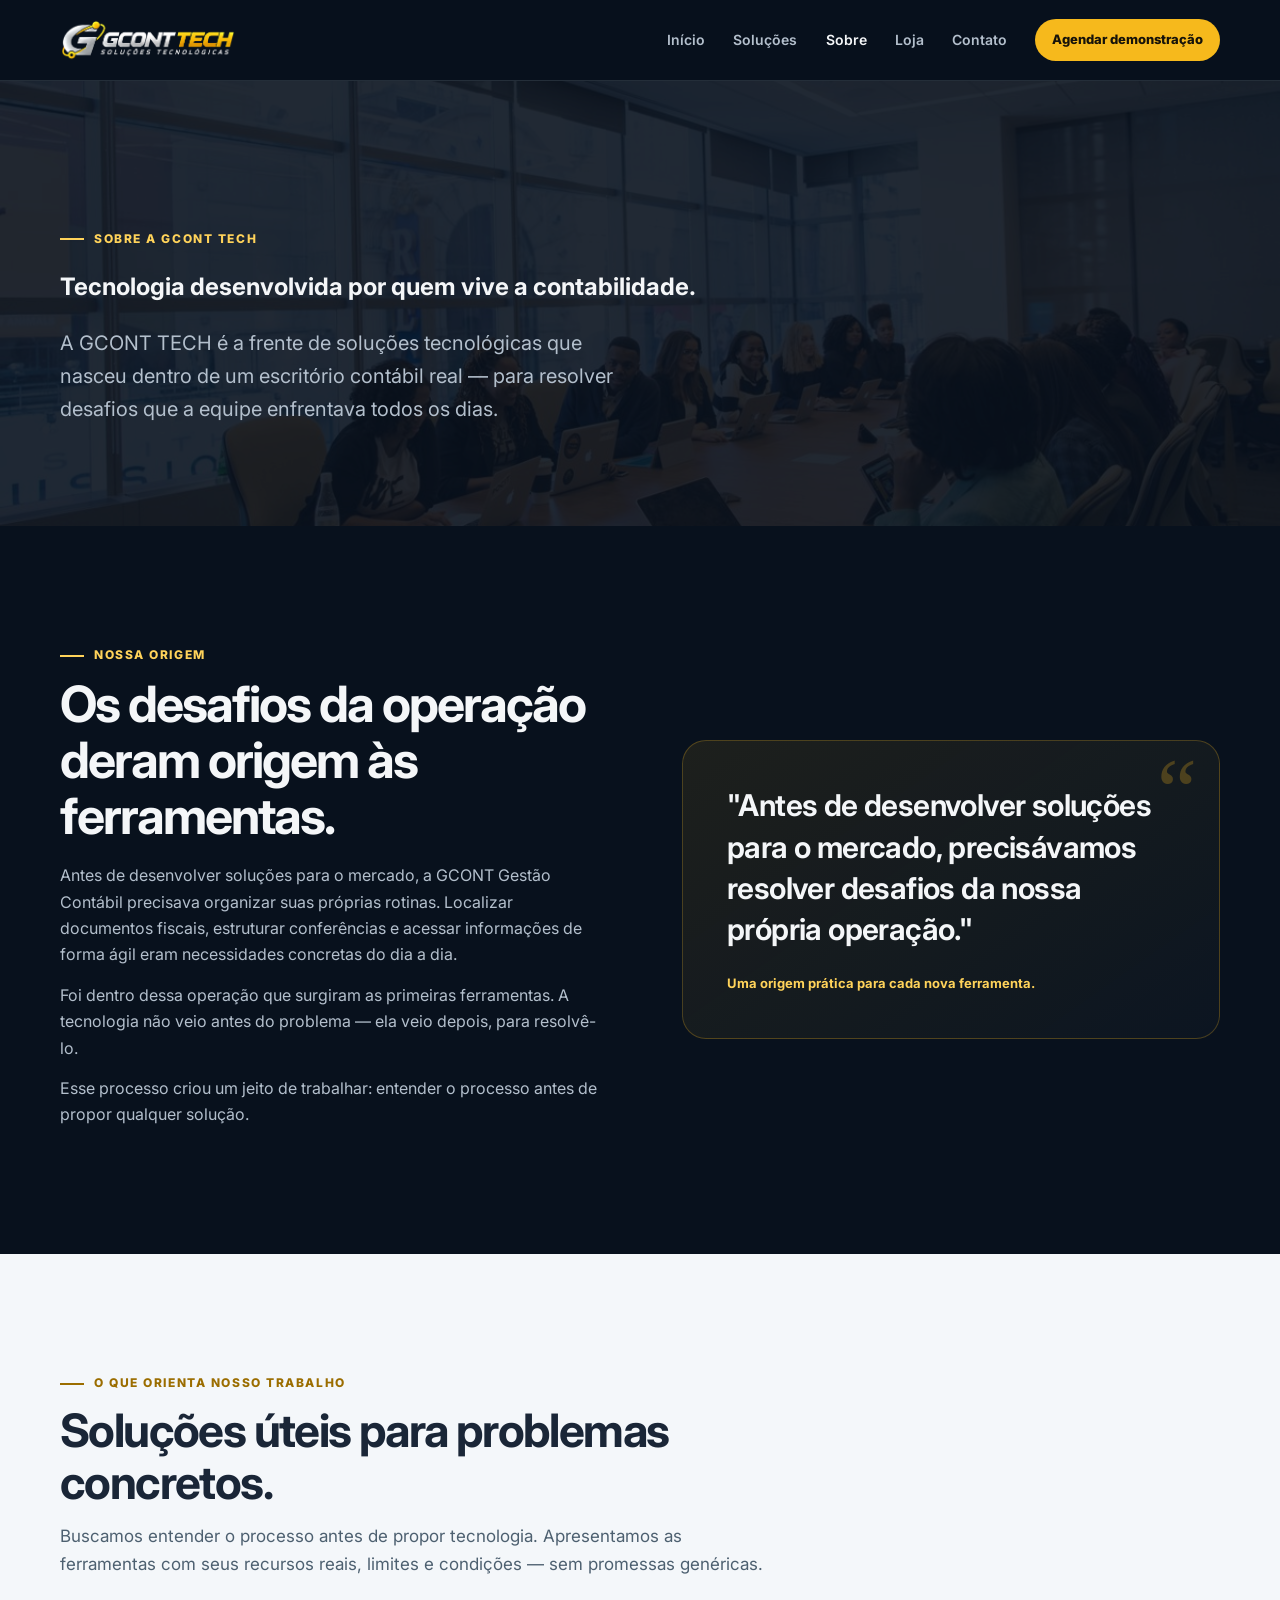
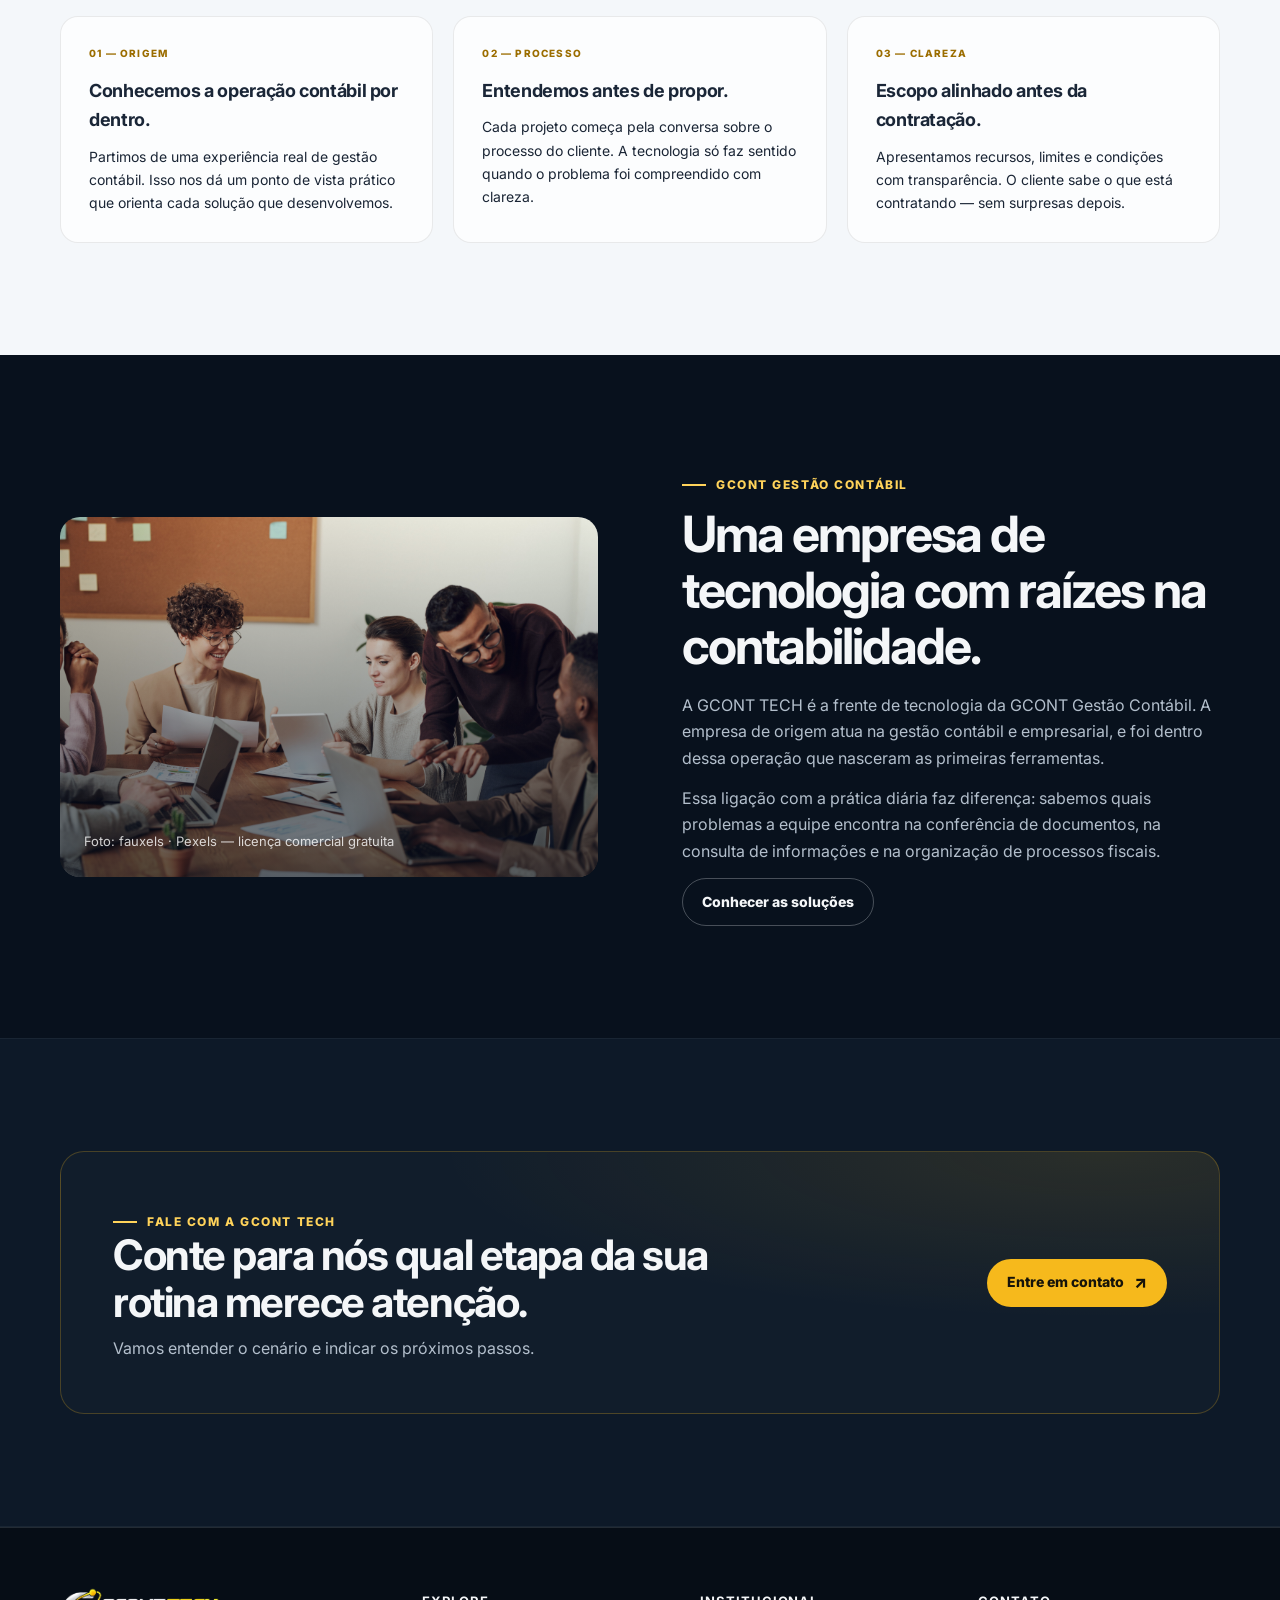
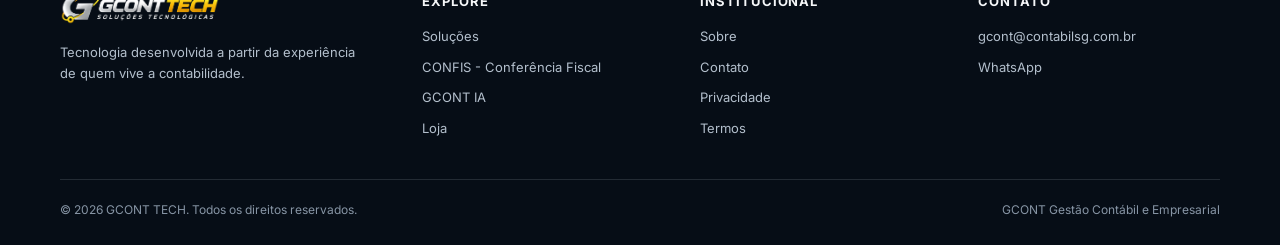
<file: sobre.html>
<!doctype html>
<html lang="pt-BR">
<head>
  <meta charset="utf-8">
  <meta name="viewport" content="width=device-width, initial-scale=1">
  <meta name="description" content="Conheça a GCONT TECH, a frente de soluções tecnológicas criada a partir da experiência prática da GCONT Gestão Contábil.">
  <meta name="theme-color" content="#08111d">
  <link rel="canonical" href="https://www.gcontvendas.com/sobre">
  <link rel="icon" href="/logos/favicon-g.png?v=4" type="image/png" sizes="128x128">
  <link rel="preconnect" href="https://fonts.googleapis.com">
  <link rel="preconnect" href="https://fonts.gstatic.com" crossorigin>
  <link href="https://fonts.googleapis.com/css2?family=Inter:wght@400;500;600;700;800;900&display=swap" rel="stylesheet">
  <link rel="stylesheet" href="/assets/site.css?v=15">
  <script src="/assets/site-config.js" defer></script>
  <script src="/assets/site.js" defer></script>
  <title>Sobre a GCONT TECH | Tecnologia criada na prática</title>
  <meta property="og:title" content="Sobre a GCONT TECH">
  <meta property="og:description" content="Tecnologia desenvolvida a partir da experiência de quem vive a contabilidade.">
  <meta property="og:url" content="https://www.gcontvendas.com/sobre">
  <meta property="og:image" content="https://www.gcontvendas.com/assets/gcont-tech-light.png.png">
</head>
<body>
  <a class="skip-link" href="#conteudo">Pular para o conteúdo</a>

  <header class="site-header">
    <div class="container nav-shell">
      <a class="brand" href="/" aria-label="GCONT TECH — início">
        <img src="/assets/gcont-tech-wordmark.png" width="725" height="174" alt="GCONT TECH — Soluções Tecnológicas">
      </a>
      <button class="nav-toggle" type="button" data-menu-toggle aria-expanded="false" aria-controls="primary-nav" aria-label="Abrir menu">
        <svg viewBox="0 0 24 24" aria-hidden="true" width="22" height="22" fill="none" stroke="currentColor" stroke-width="2" stroke-linecap="round"><path d="M4 7h16M4 12h16M4 17h16"/></svg>
      </button>
      <nav class="primary-nav" id="primary-nav" aria-label="Navegação principal">
        <a href="/">Início</a>
        <a href="/solucoes">Soluções</a>
        <a href="/sobre" aria-current="page">Sobre</a>
        <a href="/loja">Loja</a>
        <a href="/contato">Contato</a>
        <a class="button button-small nav-cta" href="/contato?solucao=demonstracao" data-track="demo_request">Agendar demonstração</a>
      </nav>
    </div>
  </header>

  <main id="conteudo">

    <!-- Hero com foto overlay -->
    <section class="photo-hero">
      <img class="photo-hero-bg" src="/assets/foto-sobre.jpg" alt="" aria-hidden="true" loading="eager">
      <div class="container">
        <span class="eyebrow">Sobre a GCONT TECH</span>
        <h1 style="max-width:680px">Tecnologia desenvolvida por quem vive a contabilidade.</h1>
        <p style="max-width:560px;color:var(--muted);font-size:clamp(17px,1.6vw,20px);margin:0">A GCONT TECH é a frente de soluções tecnológicas que nasceu dentro de um escritório contábil real — para resolver desafios que a equipe enfrentava todos os dias.</p>
      </div>
    </section>

    <!-- Nossa origem — split editorial -->
    <section class="section">
      <div class="container">
        <div class="split">
          <div class="split-copy">
            <span class="eyebrow">Nossa origem</span>
            <h2>Os desafios da operação deram origem às ferramentas.</h2>
            <p>Antes de desenvolver soluções para o mercado, a GCONT Gestão Contábil precisava organizar suas próprias rotinas. Localizar documentos fiscais, estruturar conferências e acessar informações de forma ágil eram necessidades concretas do dia a dia.</p>
            <p>Foi dentro dessa operação que surgiram as primeiras ferramentas. A tecnologia não veio antes do problema — ela veio depois, para resolvê-lo.</p>
            <p>Esse processo criou um jeito de trabalhar: entender o processo antes de propor qualquer solução.</p>
          </div>
          <div class="quote-panel">
            <blockquote>"Antes de desenvolver soluções para o mercado, precisávamos resolver desafios da nossa própria operação."</blockquote>
            <p>Uma origem prática para cada nova ferramenta.</p>
          </div>
        </div>
      </div>
    </section>

    <!-- O que orienta nosso trabalho — seção clara -->
    <section class="section section-light">
      <div class="container">
        <div class="section-head">
          <span class="eyebrow">O que orienta nosso trabalho</span>
          <h2>Soluções úteis para problemas concretos.</h2>
          <p>Buscamos entender o processo antes de propor tecnologia. Apresentamos as ferramentas com seus recursos reais, limites e condições — sem promessas genéricas.</p>
        </div>
        <div class="values-grid">
          <div class="value-item">
            <div class="value-num">01 — Origem</div>
            <h3>Conhecemos a operação contábil por dentro.</h3>
            <p>Partimos de uma experiência real de gestão contábil. Isso nos dá um ponto de vista prático que orienta cada solução que desenvolvemos.</p>
          </div>
          <div class="value-item">
            <div class="value-num">02 — Processo</div>
            <h3>Entendemos antes de propor.</h3>
            <p>Cada projeto começa pela conversa sobre o processo do cliente. A tecnologia só faz sentido quando o problema foi compreendido com clareza.</p>
          </div>
          <div class="value-item">
            <div class="value-num">03 — Clareza</div>
            <h3>Escopo alinhado antes da contratação.</h3>
            <p>Apresentamos recursos, limites e condições com transparência. O cliente sabe o que está contratando — sem surpresas depois.</p>
          </div>
        </div>
      </div>
    </section>

    <!-- GCONT Gestão Contábil — conexão com a origem -->
    <section class="section">
      <div class="container">
        <div class="split">
          <div style="position:relative;border-radius:20px;overflow:hidden;min-height:360px">
            <img src="/assets/foto-equipe.jpg" alt="Equipe em ambiente de trabalho" loading="lazy" style="width:100%;height:100%;object-fit:cover;display:block;min-height:360px">
            <div style="position:absolute;inset:0;background:linear-gradient(to top,rgba(8,17,29,.65),transparent)"></div>
            <div style="position:absolute;bottom:0;left:0;right:0;padding:24px">
              <p style="margin:0;color:rgba(255,255,255,.8);font-size:13px">Foto: fauxels · Pexels — licença comercial gratuita</p>
            </div>
          </div>
          <div class="split-copy">
            <span class="eyebrow">GCONT Gestão Contábil</span>
            <h2>Uma empresa de tecnologia com raízes na contabilidade.</h2>
            <p>A GCONT TECH é a frente de tecnologia da GCONT Gestão Contábil. A empresa de origem atua na gestão contábil e empresarial, e foi dentro dessa operação que nasceram as primeiras ferramentas.</p>
            <p>Essa ligação com a prática diária faz diferença: sabemos quais problemas a equipe encontra na conferência de documentos, na consulta de informações e na organização de processos fiscais.</p>
            <a class="button button-secondary" href="/solucoes">Conhecer as soluções</a>
          </div>
        </div>
      </div>
    </section>

    <!-- CTA -->
    <section class="section section-soft">
      <div class="container">
        <div class="cta-panel">
          <div>
            <span class="eyebrow">Fale com a GCONT TECH</span>
            <h2>Conte para nós qual etapa da sua rotina merece atenção.</h2>
            <p>Vamos entender o cenário e indicar os próximos passos.</p>
          </div>
          <a class="button button-arrow" href="/contato">Entre em contato</a>
        </div>
      </div>
    </section>

  </main>

  <footer class="footer">
    <div class="container">
      <div class="footer-grid">
        <div class="footer-brand">
          <a href="/"><img src="/assets/gcont-tech-wordmark.png" width="725" height="174" alt="GCONT TECH — Soluções Tecnológicas"></a>
          <p>Tecnologia desenvolvida a partir da experiência de quem vive a contabilidade.</p>
        </div>
        <div>
          <h2>Explore</h2>
          <div class="footer-links">
            <a href="/solucoes">Soluções</a>
            <a href="/confis">CONFIS - Conferência Fiscal</a>
            <a href="/gcont-ia">GCONT IA</a>
            <a href="/loja">Loja</a>
          </div>
        </div>
        <div>
          <h2>Institucional</h2>
          <div class="footer-links">
            <a href="/sobre">Sobre</a>
            <a href="/contato">Contato</a>
            <a href="/privacidade">Privacidade</a>
            <a href="/termos">Termos</a>
          </div>
        </div>
        <div>
          <h2>Contato</h2>
          <div class="footer-links">
            <a href="mailto:gcont@contabilsg.com.br">gcont@contabilsg.com.br</a>
            <a href="https://wa.me/554936740176" target="_blank" rel="noopener noreferrer">WhatsApp</a>
          </div>
        </div>
      </div>
      <div class="footer-bottom">
        <p>© 2026 GCONT TECH. Todos os direitos reservados.</p>
        <p>GCONT Gestão Contábil e Empresarial</p>
      </div>
    </div>
  </footer>
</body>
</html>
</file>
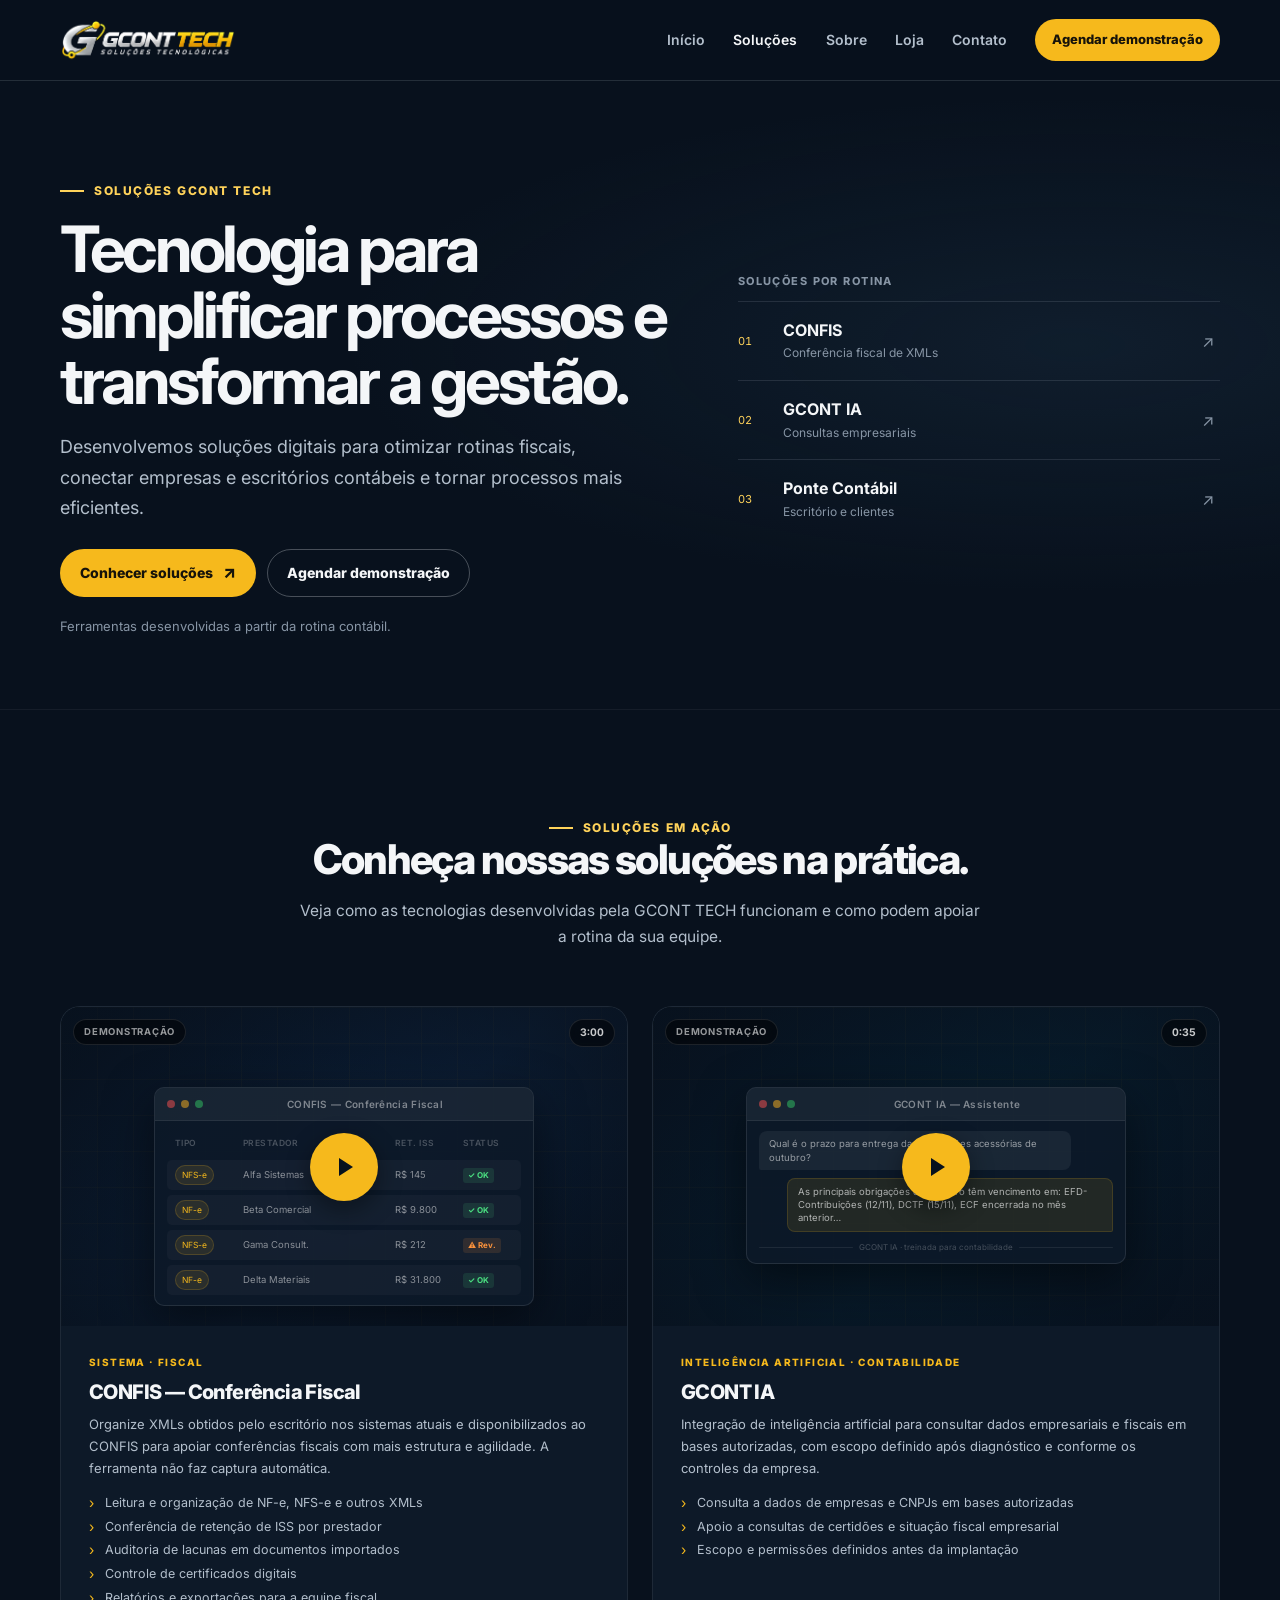
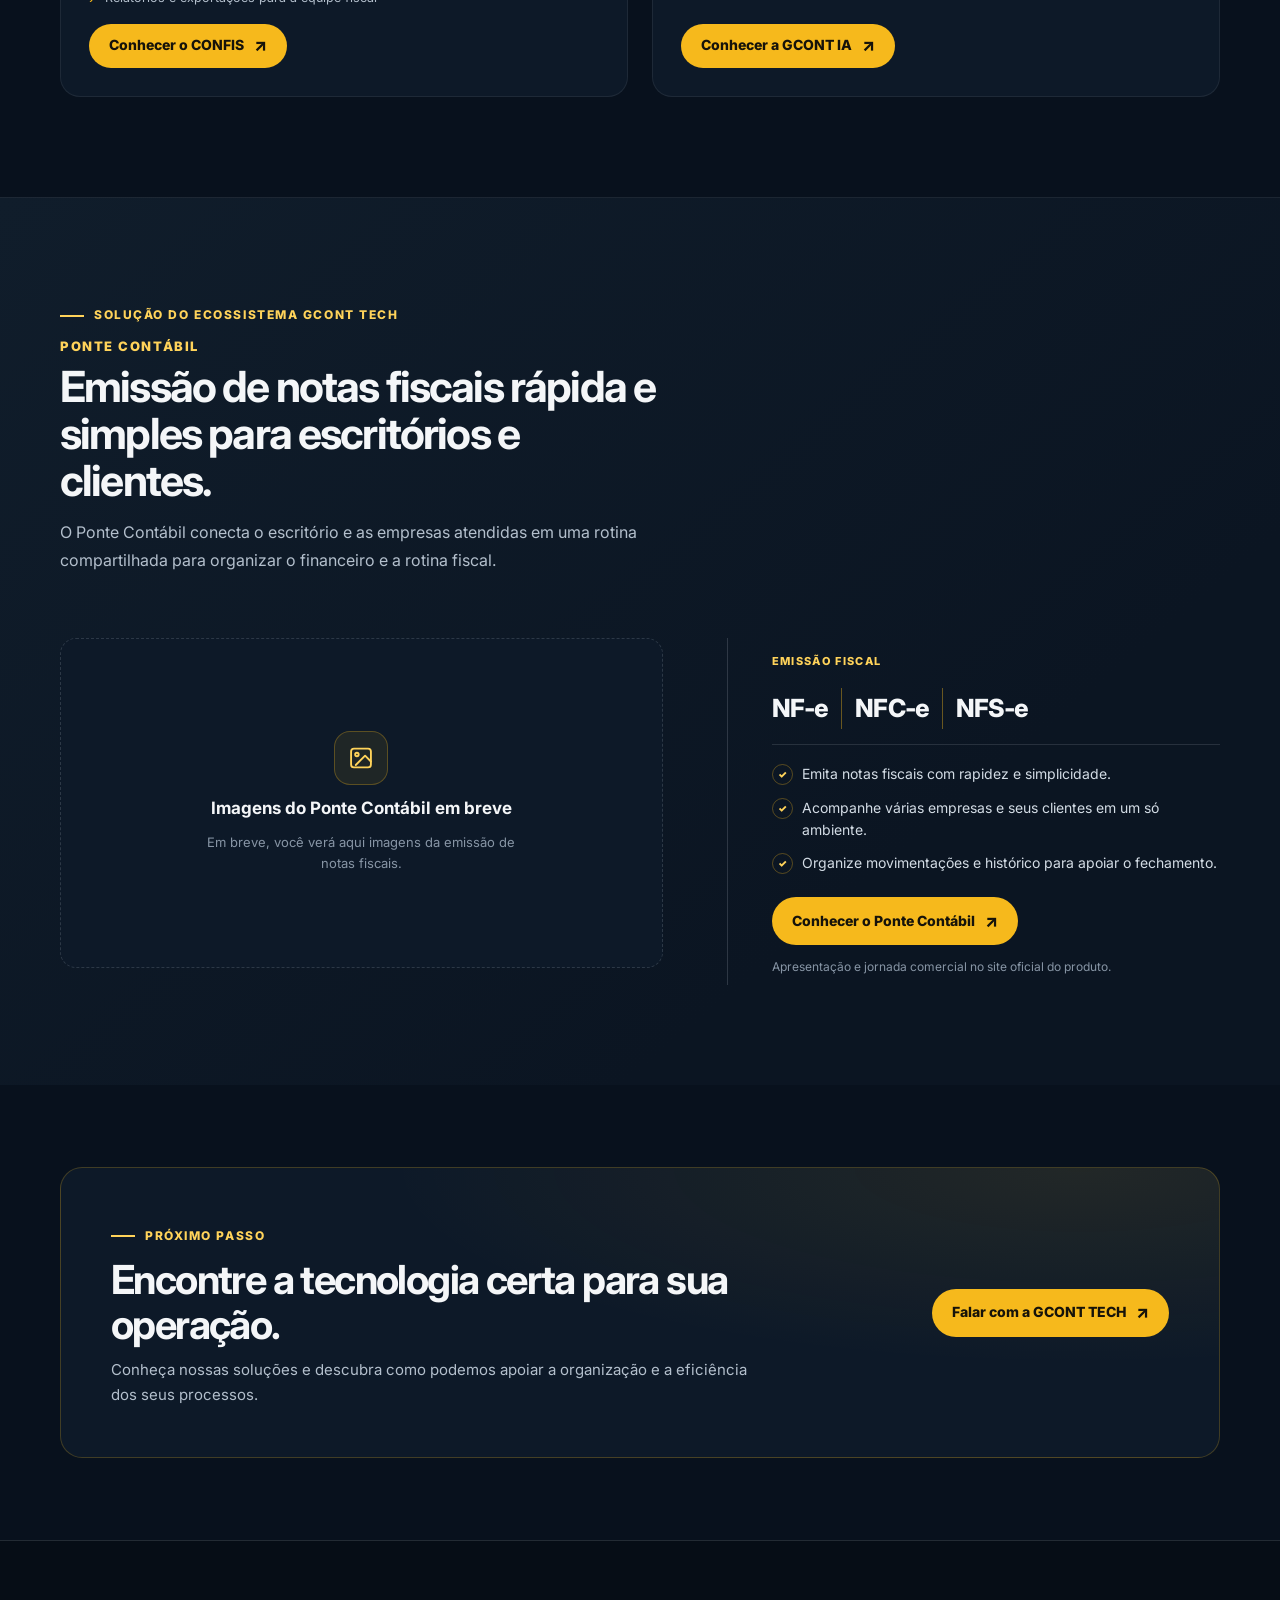
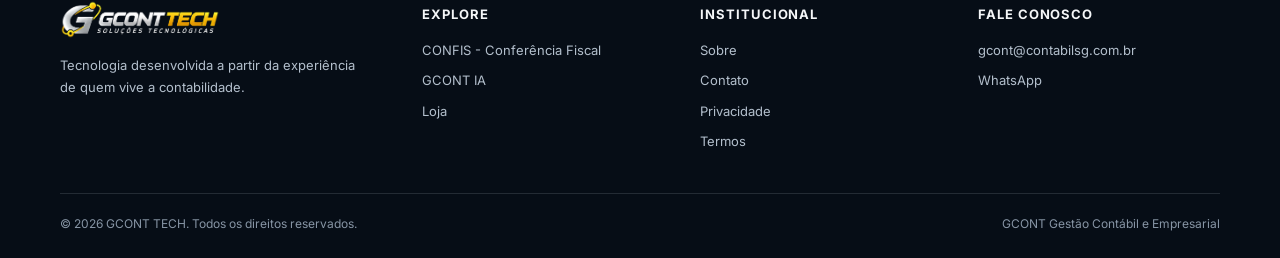
<file: solucoes.html>
<!doctype html>
<html lang="pt-BR">
<head>
  <meta charset="utf-8">
  <meta name="viewport" content="width=device-width, initial-scale=1">
  <meta name="description" content="Conheça CONFIS, GCONT IA e Ponte Contábil: soluções GCONT TECH para rotinas fiscais, consultas empresariais e processos compartilhados.">
  <meta name="theme-color" content="#08111d">
  <link rel="canonical" href="https://www.gcontvendas.com/solucoes">
  <link rel="icon" href="/logos/favicon-g.png?v=4" type="image/png" sizes="128x128">
  <link rel="preconnect" href="https://fonts.googleapis.com">
  <link rel="preconnect" href="https://fonts.gstatic.com" crossorigin>
  <link href="https://fonts.googleapis.com/css2?family=Inter:wght@400;500;600;700;800;900&display=swap" rel="stylesheet">
  <link rel="stylesheet" href="/assets/site.css?v=15">
  <script src="/assets/site-config.js" defer></script>
  <script src="/assets/site.js" defer></script>
  <title>Soluções | GCONT TECH</title>
  <meta property="og:title" content="Soluções | GCONT TECH">
  <meta property="og:description" content="Conheça CONFIS, GCONT IA e Ponte Contábil: soluções GCONT TECH para rotinas fiscais, consultas empresariais e processos compartilhados.">
  <meta property="og:url" content="https://www.gcontvendas.com/solucoes">
  <meta property="og:image" content="https://www.gcontvendas.com/assets/gcont-tech-light.png.png">
</head>
<body class="solutions-page">
  <a class="skip-link" href="#conteudo">Pular para o conteúdo</a>

  <header class="site-header">
    <div class="container nav-shell">
      <a class="brand" href="/" aria-label="GCONT TECH — início">
        <img src="/assets/gcont-tech-wordmark.png" width="725" height="174" alt="GCONT TECH — Soluções Tecnológicas">
      </a>
      <button class="nav-toggle" type="button" data-menu-toggle aria-expanded="false" aria-controls="primary-nav" aria-label="Abrir menu">
        <svg viewBox="0 0 24 24" aria-hidden="true" width="22" height="22" fill="none" stroke="currentColor" stroke-width="2" stroke-linecap="round"><path d="M4 7h16M4 12h16M4 17h16"/></svg>
      </button>
      <nav class="primary-nav" id="primary-nav" aria-label="Navegação principal">
        <a href="/">Início</a>
        <a href="/solucoes" aria-current="page">Soluções</a>
        <a href="/sobre">Sobre</a>
        <a href="/loja">Loja</a>
        <a href="/contato">Contato</a>
        <a class="button button-small nav-cta" href="/contato?solucao=demonstracao" data-track="demo_request">Agendar demonstração</a>
      </nav>
    </div>
  </header>

  <main id="conteudo">

    <section class="solutions-hero" aria-labelledby="solutions-title">
      <div class="container solutions-hero-grid">
        <div class="solutions-hero-copy">
          <span class="eyebrow">Soluções GCONT TECH</span>
          <h1 id="solutions-title">Tecnologia para simplificar processos e transformar a gestão.</h1>
          <p>Desenvolvemos soluções digitais para otimizar rotinas fiscais, conectar empresas e escritórios contábeis e tornar processos mais eficientes.</p>
          <div class="solutions-hero-actions">
            <a class="button button-arrow" href="#portfolio">Conhecer soluções</a>
            <a class="button button-secondary" href="/contato?solucao=demonstracao" data-track="demo_request">Agendar demonstração</a>
          </div>
          <p class="solutions-hero-note">Ferramentas desenvolvidas a partir da rotina contábil.</p>
        </div>
        <nav class="solutions-hero-catalog" id="portfolio" aria-label="Explore as soluções">
          <p class="solutions-hero-catalog-label">Soluções por rotina</p>
          <a class="solutions-hero-catalog-link" href="#confis">
            <span class="solutions-hero-catalog-number">01</span>
            <span class="solutions-hero-catalog-copy"><strong>CONFIS</strong><span>Conferência fiscal de XMLs</span></span>
            <span class="solutions-hero-catalog-arrow" aria-hidden="true">↗</span>
          </a>
          <a class="solutions-hero-catalog-link" href="#gcont-ia">
            <span class="solutions-hero-catalog-number">02</span>
            <span class="solutions-hero-catalog-copy"><strong>GCONT IA</strong><span>Consultas empresariais</span></span>
            <span class="solutions-hero-catalog-arrow" aria-hidden="true">↗</span>
          </a>
          <a class="solutions-hero-catalog-link" href="#ponte-contabil">
            <span class="solutions-hero-catalog-number">03</span>
            <span class="solutions-hero-catalog-copy"><strong>Ponte Contábil</strong><span>Escritório e clientes</span></span>
            <span class="solutions-hero-catalog-arrow" aria-hidden="true">↗</span>
          </a>
        </nav>
      </div>
    </section>

    <section class="solution-demo-section" aria-labelledby="solution-demo-title">
      <div class="container">
        <div class="solution-demo-head">
          <span class="eyebrow">Soluções em ação</span>
          <h2 id="solution-demo-title">Conheça nossas soluções na prática.</h2>
          <p>Veja como as tecnologias desenvolvidas pela GCONT TECH funcionam e como podem apoiar a rotina da sua equipe.</p>
        </div>

        <div class="solution-demo-grid">
          <article class="solution-demo-card solution-demo-card--confis" id="confis" aria-labelledby="confis-title">
            <div class="solution-demo-media">
              <div class="solution-demo-overlay" id="confis-overlay" data-video-overlay aria-hidden="false">
                <div class="solution-demo-thumb-bg" aria-hidden="true"></div>
                <div class="solution-demo-thumb-mockup" aria-hidden="true">
                  <div class="solution-demo-mock-window">
                    <div class="solution-demo-mock-bar">
                      <span class="solution-demo-mock-dot"></span>
                      <span class="solution-demo-mock-dot"></span>
                      <span class="solution-demo-mock-dot"></span>
                      <span class="solution-demo-mock-title">CONFIS — Conferência Fiscal</span>
                    </div>
                    <div class="solution-demo-mock-body">
                      <div class="solution-demo-mock-row solution-demo-mock-row--head"><span>Tipo</span><span>Prestador</span><span>Ret. ISS</span><span>Status</span></div>
                      <div class="solution-demo-mock-row"><span><span class="solution-demo-mock-chip">NFS-e</span></span><span>Alfa Sistemas</span><span>R$ 145</span><span><span class="solution-demo-mock-badge">✓ OK</span></span></div>
                      <div class="solution-demo-mock-row"><span><span class="solution-demo-mock-chip">NF-e</span></span><span>Beta Comercial</span><span>R$ 9.800</span><span><span class="solution-demo-mock-badge">✓ OK</span></span></div>
                      <div class="solution-demo-mock-row"><span><span class="solution-demo-mock-chip">NFS-e</span></span><span>Gama Consult.</span><span>R$ 212</span><span><span class="solution-demo-mock-badge solution-demo-mock-badge--warn">⚠ Rev.</span></span></div>
                      <div class="solution-demo-mock-row"><span><span class="solution-demo-mock-chip">NF-e</span></span><span>Delta Materiais</span><span>R$ 31.800</span><span><span class="solution-demo-mock-badge">✓ OK</span></span></div>
                    </div>
                  </div>
                </div>
                <span class="solution-demo-badge">Demonstração</span>
                <span class="solution-demo-duration">3:00</span>
                <button class="solution-demo-play" type="button" data-video-play aria-controls="confis-video" aria-label="Reproduzir demonstração do CONFIS">
                  <svg viewBox="0 0 24 24" aria-hidden="true"><path d="M5 3l14 9-14 9V3z"/></svg>
                </button>
              </div>
              <video class="solution-card-video" id="confis-video" controls preload="none" playsinline tabindex="-1" aria-label="Demonstração do CONFIS" aria-hidden="true">
                <source src="/logos/confis-demo.mp4" type="video/mp4">
                Seu navegador não consegue reproduzir este vídeo.
              </video>
            </div>
            <div class="solution-demo-info">
              <span class="solution-demo-tag">Sistema · Fiscal</span>
              <h3 id="confis-title">CONFIS — Conferência Fiscal</h3>
              <p>Organize XMLs obtidos pelo escritório nos sistemas atuais e disponibilizados ao CONFIS para apoiar conferências fiscais com mais estrutura e agilidade. A ferramenta não faz captura automática.</p>
              <ul class="solution-demo-features">
                <li>Leitura e organização de NF-e, NFS-e e outros XMLs</li>
                <li>Conferência de retenção de ISS por prestador</li>
                <li>Auditoria de lacunas em documentos importados</li>
                <li>Controle de certificados digitais</li>
                <li>Relatórios e exportações para a equipe fiscal</li>
              </ul>
              <div class="solution-demo-cta">
                <a class="button button-arrow" href="/confis" data-track="solutions_confis">Conhecer o CONFIS</a>
              </div>
            </div>
          </article>

          <article class="solution-demo-card solution-demo-card--ia" id="gcont-ia" aria-labelledby="gcont-ia-title">
            <div class="solution-demo-media">
              <div class="solution-demo-overlay" id="ia-overlay" data-video-overlay aria-hidden="false">
                <div class="solution-demo-thumb-bg" aria-hidden="true"></div>
                <div class="solution-demo-thumb-mockup" aria-hidden="true">
                  <div class="solution-demo-mock-window solution-demo-mock-window--chat">
                    <div class="solution-demo-mock-bar">
                      <span class="solution-demo-mock-dot"></span>
                      <span class="solution-demo-mock-dot"></span>
                      <span class="solution-demo-mock-dot"></span>
                      <span class="solution-demo-mock-title">GCONT IA — Assistente</span>
                    </div>
                    <div class="solution-demo-chat-body">
                      <div class="solution-demo-chat-question">Qual é o prazo para entrega das obrigações acessórias de outubro?</div>
                      <div class="solution-demo-chat-answer">As principais obrigações de outubro têm vencimento em: EFD-Contribuições (12/11), DCTF (15/11), ECF encerrada no mês anterior…</div>
                      <div class="solution-demo-chat-foot"><span></span>GCONT IA · treinada para contabilidade<span></span></div>
                    </div>
                  </div>
                </div>
                <span class="solution-demo-badge">Demonstração</span>
                <span class="solution-demo-duration">0:35</span>
                <button class="solution-demo-play" type="button" data-video-play aria-controls="ia-video" aria-label="Reproduzir demonstração da GCONT IA">
                  <svg viewBox="0 0 24 24" aria-hidden="true"><path d="M5 3l14 9-14 9V3z"/></svg>
                </button>
              </div>
              <video class="solution-card-video" id="ia-video" controls preload="none" playsinline tabindex="-1" aria-label="Demonstração da GCONT IA" aria-hidden="true">
                <source src="/logos/explica%C3%A7%C3%A3o_ia2.mp4" type="video/mp4">
                Seu navegador não consegue reproduzir este vídeo.
              </video>
            </div>
            <div class="solution-demo-info">
              <span class="solution-demo-tag">Inteligência artificial · Contabilidade</span>
              <h3 id="gcont-ia-title">GCONT IA</h3>
              <p>Integração de inteligência artificial para consultar dados empresariais e fiscais em bases autorizadas, com escopo definido após diagnóstico e conforme os controles da empresa.</p>
              <ul class="solution-demo-features">
                <li>Consulta a dados de empresas e CNPJs em bases autorizadas</li>
                <li>Apoio a consultas de certidões e situação fiscal empresarial</li>
                <li>Escopo e permissões definidos antes da implantação</li>
              </ul>
              <div class="solution-demo-cta">
                <a class="button button-arrow" href="/gcont-ia" data-track="solutions_gcont_ia">Conhecer a GCONT IA</a>
              </div>
            </div>
          </article>
        </div>
      </div>
    </section>

    <section class="solution-detail solution-detail--ponte" id="ponte-contabil" aria-labelledby="ponte-title">
      <div class="container ponte-editorial">
        <div class="ponte-editorial-heading">
          <span class="eyebrow">Solução do ecossistema GCONT TECH</span>
          <p class="solution-product-name">Ponte Contábil</p>
          <h2 id="ponte-title">Emissão de notas fiscais rápida e simples para escritórios e clientes.</h2>
          <p class="solution-description">O Ponte Contábil conecta o escritório e as empresas atendidas em uma rotina compartilhada para organizar o financeiro e a rotina fiscal.</p>
        </div>
        <div class="solution-interface solution-interface--ponte solution-interface--placeholder ponte-editorial-interface">
          <div class="image-coming-soon" role="note">
            <span class="image-coming-soon-icon" aria-hidden="true">
              <svg viewBox="0 0 24 24" width="28" height="28" fill="none" stroke="currentColor" stroke-width="1.6" stroke-linecap="round" stroke-linejoin="round"><rect x="3.5" y="4" width="17" height="16" rx="2.5"/><circle cx="8.5" cy="9" r="1.5"/><path d="m20.5 15-5-5-8 8"/></svg>
            </span>
            <strong>Imagens do Ponte Cont&aacute;bil em breve</strong>
            <span>Em breve, voc&ecirc; ver&aacute; aqui imagens da emiss&atilde;o de notas fiscais.</span>
          </div>
        </div>
        <div class="ponte-editorial-details">
          <span class="solution-panel-kicker">Emissão fiscal</span>
          <p class="ponte-fiscal-types" aria-label="Notas fiscais eletrônicas e de serviço"><span>NF-e</span><span>NFC-e</span><span>NFS-e</span></p>
          <ul class="solution-benefits">
            <li>Emita notas fiscais com rapidez e simplicidade.</li>
            <li>Acompanhe várias empresas e seus clientes em um só ambiente.</li>
            <li>Organize movimentações e histórico para apoiar o fechamento.</li>
          </ul>
          <a class="button button-arrow" href="https://pontecontabil.com/landing/" target="_blank" rel="noopener noreferrer" data-track="ponte_landing_click">Conhecer o Ponte Contábil</a>
          <p class="solution-note">Apresentação e jornada comercial no site oficial do produto.</p>
        </div>
      </div>
    </section>

    <section class="solutions-cta" aria-labelledby="solutions-cta-title">
      <div class="container">
        <div class="solutions-cta-panel">
          <div>
            <span class="eyebrow">Próximo passo</span>
            <h2 id="solutions-cta-title">Encontre a tecnologia certa para sua operação.</h2>
            <p>Conheça nossas soluções e descubra como podemos apoiar a organização e a eficiência dos seus processos.</p>
          </div>
          <a class="button button-arrow" href="https://wa.me/554936740176?text=Ol%C3%A1%21%20Gostaria%20de%20conhecer%20as%20solu%C3%A7%C3%B5es%20da%20GCONT%20TECH." data-whatsapp-message="Olá! Gostaria de conhecer as soluções da GCONT TECH." data-track="demo_request" target="_blank" rel="noopener noreferrer">Falar com a GCONT TECH</a>
        </div>
      </div>
    </section>

  </main>

  <footer class="footer">
    <div class="container">
      <div class="footer-grid">
        <div class="footer-brand">
          <a href="/"><img src="/assets/gcont-tech-wordmark.png" width="725" height="174" alt="GCONT TECH — Soluções Tecnológicas"></a>
          <p>Tecnologia desenvolvida a partir da experiência de quem vive a contabilidade.</p>
        </div>
        <div>
          <h2>Explore</h2>
          <div class="footer-links">
            <a href="/confis">CONFIS - Conferência Fiscal</a>
            <a href="/gcont-ia">GCONT IA</a>
            <a href="/loja">Loja</a>
          </div>
        </div>
        <div>
          <h2>Institucional</h2>
          <div class="footer-links">
            <a href="/sobre">Sobre</a>
            <a href="/contato">Contato</a>
            <a href="/privacidade">Privacidade</a>
            <a href="/termos">Termos</a>
          </div>
        </div>
        <div>
          <h2>Fale conosco</h2>
          <div class="footer-links">
            <a href="mailto:gcont@contabilsg.com.br">gcont@contabilsg.com.br</a>
            <a href="https://wa.me/554936740176" target="_blank" rel="noopener noreferrer">WhatsApp</a>
          </div>
        </div>
      </div>
      <div class="footer-bottom">
        <p>© 2026 GCONT TECH. Todos os direitos reservados.</p>
        <p>GCONT Gestão Contábil e Empresarial</p>
      </div>
    </div>
  </footer>
  <script>
    (function(){
      var demos = [
        { id: 'confis', overlayId: 'confis-overlay', videoId: 'confis-video' },
        { id: 'gcont_ia', overlayId: 'ia-overlay', videoId: 'ia-video' }
      ];

      demos.forEach(function(demo){
        var overlay = document.getElementById(demo.overlayId);
        var video = document.getElementById(demo.videoId);
        var playButton = overlay ? overlay.querySelector('[data-video-play]') : null;
        if (!overlay || !video || !playButton) return;

        function startPlayback(event){
          if (event) event.stopPropagation();
          overlay.classList.add('is-hidden');
          overlay.setAttribute('aria-hidden', 'true');
          playButton.tabIndex = -1;
          video.removeAttribute('aria-hidden');
          video.removeAttribute('tabindex');
          video.classList.add('is-active');
          video.focus();
          var playPromise = video.play();
          if (playPromise && typeof playPromise.catch === 'function') playPromise.catch(function(){});
          if (window.GCONTTrack) window.GCONTTrack('demo_play', { demo: demo.id });
        }

        function restoreOverlay(){
          overlay.classList.remove('is-hidden');
          overlay.setAttribute('aria-hidden', 'false');
          playButton.tabIndex = 0;
          video.pause();
          video.currentTime = 0;
          video.classList.remove('is-active');
          video.setAttribute('aria-hidden', 'true');
          video.setAttribute('tabindex', '-1');
          if (document.activeElement === video) playButton.focus();
        }

        playButton.addEventListener('click', startPlayback);
        overlay.addEventListener('click', function(event){
          if (!event.target.closest('[data-video-play]')) startPlayback(event);
        });
        video.addEventListener('ended', restoreOverlay);
      });
    })();
  </script>
</body>
</html>
</file>
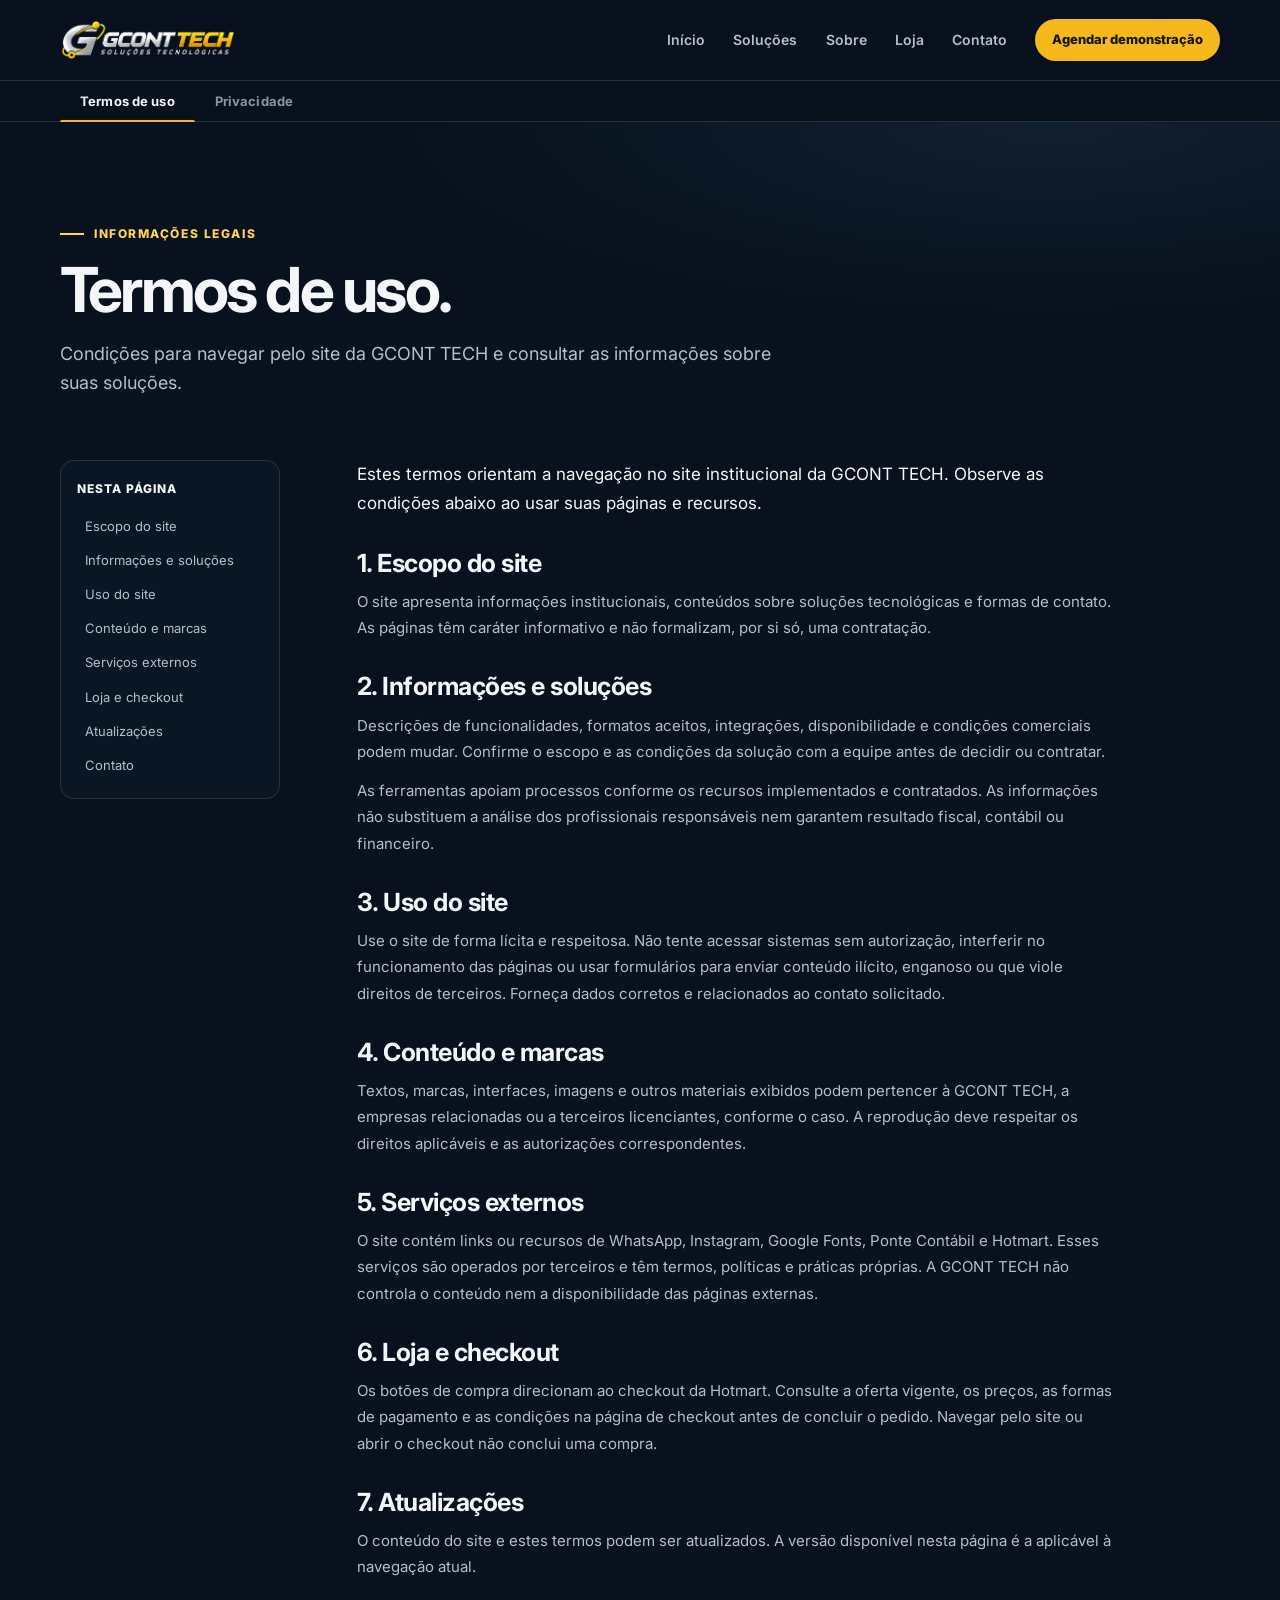
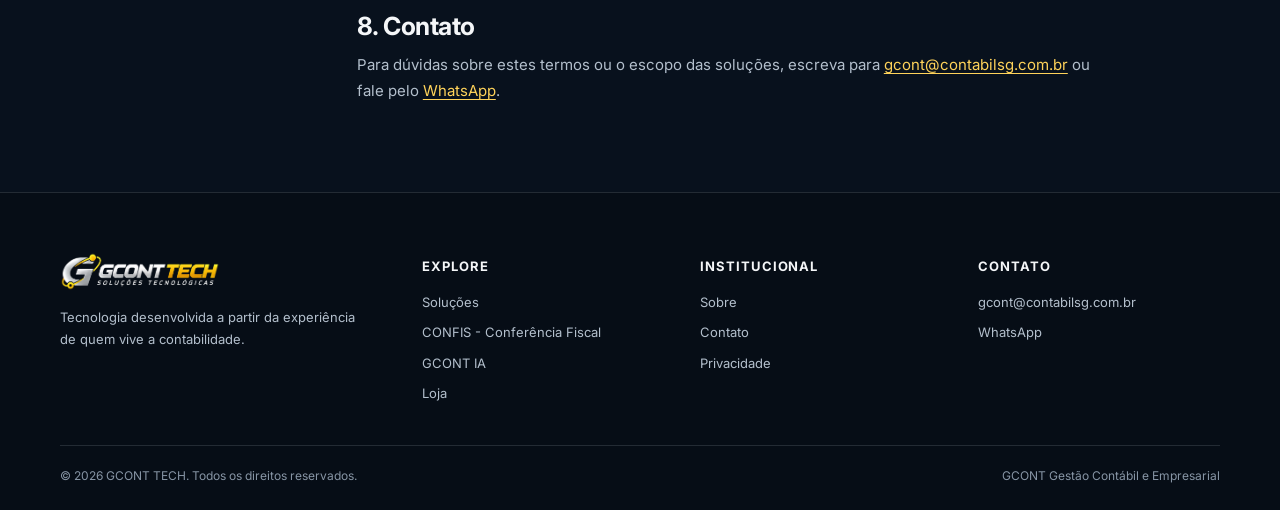
<file: termos.html>
<!doctype html>
<html lang="pt-BR">
<head>
  <meta charset="utf-8">
  <meta name="viewport" content="width=device-width, initial-scale=1">
  <meta name="description" content="Conheça as condições de uso do site institucional, das informações sobre as soluções e dos links para serviços externos da GCONT TECH.">
  <meta name="theme-color" content="#08111d">
  <link rel="canonical" href="https://www.gcontvendas.com/termos">
  <link rel="icon" href="/logos/favicon-g.png?v=4" type="image/png" sizes="128x128">
  <link rel="preconnect" href="https://fonts.googleapis.com">
  <link rel="preconnect" href="https://fonts.gstatic.com" crossorigin>
  <link href="https://fonts.googleapis.com/css2?family=Inter:wght@400;500;600;700;800;900&display=swap" rel="stylesheet">
  <link rel="stylesheet" href="/assets/site.css?v=15">
  <script src="/assets/site-config.js" defer></script>
  <script src="/assets/site.js" defer></script>
  <title>Termos de uso | GCONT TECH</title>
  <meta property="og:title" content="Termos de uso | GCONT TECH">
  <meta property="og:description" content="Condições de navegação no site, uso das informações e acesso a serviços externos da GCONT TECH.">
  <meta property="og:url" content="https://www.gcontvendas.com/termos">
  <meta property="og:image" content="https://www.gcontvendas.com/assets/gcont-tech-light.png.png">
</head>
<body>
  <a class="skip-link" href="#conteudo">Pular para o conteúdo</a>

  <header class="site-header">
    <div class="container nav-shell">
      <a class="brand" href="/" aria-label="GCONT TECH — início">
        <img src="/assets/gcont-tech-wordmark.png" width="725" height="174" alt="GCONT TECH — Soluções Tecnológicas">
      </a>
      <button class="nav-toggle" type="button" data-menu-toggle aria-expanded="false" aria-controls="primary-nav" aria-label="Abrir menu">
        <svg viewBox="0 0 24 24" aria-hidden="true" width="22" height="22" fill="none" stroke="currentColor" stroke-width="2" stroke-linecap="round"><path d="M4 7h16M4 12h16M4 17h16"/></svg>
      </button>
      <nav class="primary-nav" id="primary-nav" aria-label="Navegação principal">
        <a href="/">Início</a>
        <a href="/solucoes">Soluções</a>
        <a href="/sobre">Sobre</a>
        <a href="/loja">Loja</a>
        <a href="/contato">Contato</a>
        <a class="button button-small nav-cta" href="/contato?solucao=demonstracao">Agendar demonstração</a>
      </nav>
    </div>
  </header>

    <main id="conteudo" class="legal-page">
<nav class="legal-subnav" aria-label="Páginas legais"><div class="container legal-subnav-inner"><a class="legal-subnav-link" href="/termos" aria-current="page">Termos de uso</a><a class="legal-subnav-link" href="/privacidade">Privacidade</a></div></nav>
<section class="page-hero legal-hero"><div class="container"><span class="eyebrow">Informações legais</span><h1>Termos de uso.</h1><p>Condições para navegar pelo site da GCONT TECH e consultar as informações sobre suas soluções.</p></div></section>
<section class="page-content legal-content" aria-label="Termos de uso"><div class="container legal-layout">
<nav class="legal-index" aria-label="Índice da página"><p class="legal-index-title">Nesta página</p><ol class="legal-index-list">
<li><a href="#escopo">Escopo do site</a></li><li><a href="#informacoes-solucoes">Informações e soluções</a></li><li><a href="#uso-site">Uso do site</a></li><li><a href="#conteudo-marcas">Conteúdo e marcas</a></li><li><a href="#servicos-externos">Serviços externos</a></li><li><a href="#compras">Loja e checkout</a></li><li><a href="#atualizacoes">Atualizações</a></li><li><a href="#contato-termos">Contato</a></li></ol></nav>
<article class="legal-copy"><p class="legal-lead">Estes termos orientam a navegação no site institucional da GCONT TECH. Observe as condições abaixo ao usar suas páginas e recursos.</p>
<section class="legal-section" id="escopo"><h2>1. Escopo do site</h2><p>O site apresenta informações institucionais, conteúdos sobre soluções tecnológicas e formas de contato. As páginas têm caráter informativo e não formalizam, por si só, uma contratação.</p></section>
<section class="legal-section" id="informacoes-solucoes"><h2>2. Informações e soluções</h2><p>Descrições de funcionalidades, formatos aceitos, integrações, disponibilidade e condições comerciais podem mudar. Confirme o escopo e as condições da solução com a equipe antes de decidir ou contratar.</p><p>As ferramentas apoiam processos conforme os recursos implementados e contratados. As informações não substituem a análise dos profissionais responsáveis nem garantem resultado fiscal, contábil ou financeiro.</p></section>
<section class="legal-section" id="uso-site"><h2>3. Uso do site</h2><p>Use o site de forma lícita e respeitosa. Não tente acessar sistemas sem autorização, interferir no funcionamento das páginas ou usar formulários para enviar conteúdo ilícito, enganoso ou que viole direitos de terceiros. Forneça dados corretos e relacionados ao contato solicitado.</p></section>
<section class="legal-section" id="conteudo-marcas"><h2>4. Conteúdo e marcas</h2><p>Textos, marcas, interfaces, imagens e outros materiais exibidos podem pertencer à GCONT TECH, a empresas relacionadas ou a terceiros licenciantes, conforme o caso. A reprodução deve respeitar os direitos aplicáveis e as autorizações correspondentes.</p></section>
<section class="legal-section" id="servicos-externos"><h2>5. Serviços externos</h2><p>O site contém links ou recursos de WhatsApp, Instagram, Google Fonts, Ponte Contábil e Hotmart. Esses serviços são operados por terceiros e têm termos, políticas e práticas próprias. A GCONT TECH não controla o conteúdo nem a disponibilidade das páginas externas.</p></section>
<section class="legal-section" id="compras"><h2>6. Loja e checkout</h2><p>Os botões de compra direcionam ao checkout da Hotmart. Consulte a oferta vigente, os preços, as formas de pagamento e as condições na página de checkout antes de concluir o pedido. Navegar pelo site ou abrir o checkout não conclui uma compra.</p></section>
<section class="legal-section" id="atualizacoes"><h2>7. Atualizações</h2><p>O conteúdo do site e estes termos podem ser atualizados. A versão disponível nesta página é a aplicável à navegação atual.</p></section>
<section class="legal-section" id="contato-termos"><h2>8. Contato</h2><p>Para dúvidas sobre estes termos ou o escopo das soluções, escreva para <a href="mailto:gcont@contabilsg.com.br">gcont@contabilsg.com.br</a> ou fale pelo <a href="https://wa.me/554936740176" target="_blank" rel="noopener noreferrer">WhatsApp</a>.</p></section>
</article></div></section></main>

  <footer class="footer">
    <div class="container">
      <div class="footer-grid">
        <div class="footer-brand">
          <a href="/"><img src="/assets/gcont-tech-wordmark.png" width="725" height="174" alt="GCONT TECH — Soluções Tecnológicas"></a>
          <p>Tecnologia desenvolvida a partir da experiência de quem vive a contabilidade.</p>
        </div>
        <div>
          <h2>Explore</h2>
          <div class="footer-links">
            <a href="/solucoes">Soluções</a>
            <a href="/confis">CONFIS - Conferência Fiscal</a>
            <a href="/gcont-ia">GCONT IA</a>
            <a href="/loja">Loja</a>
          </div>
        </div>
        <div>
          <h2>Institucional</h2>
          <div class="footer-links">
            <a href="/sobre">Sobre</a>
            <a href="/contato">Contato</a>
            <a href="/privacidade">Privacidade</a>
          </div>
        </div>
        <div>
          <h2>Contato</h2>
          <div class="footer-links">
            <a href="mailto:gcont@contabilsg.com.br">gcont@contabilsg.com.br</a>
            <a href="https://wa.me/554936740176" target="_blank" rel="noopener noreferrer">WhatsApp</a>
          </div>
        </div>
      </div>
      <div class="footer-bottom">
        <p>© 2026 GCONT TECH. Todos os direitos reservados.</p>
        <p>GCONT Gestão Contábil e Empresarial</p>
      </div>
    </div>
  </footer>
</body>
</html>
</file>
<file: assets/site.css>
:root {
  color-scheme: dark;
  --bg: #08111d;
  --bg-soft: #0d1928;
  --surface: #111f30;
  --surface-strong: #17283b;
  --text: #f4f6f8;
  --muted: #b3bfcc;
  --faint: #8795a5;
  --line: rgba(212, 222, 232, .14);
  --gold: #f6b91c;
  --gold-light: #ffd35a;
  --gold-ink: #16130a;
  --blue: #6bb4df;
  --max: 1160px;
  --radius: 20px;
  --shadow: 0 24px 70px rgba(0, 0, 0, .28);
}

* { box-sizing: border-box; }
html { scroll-behavior: smooth; scroll-padding-top: 96px; }
body { margin: 0; background: var(--bg); color: var(--text); font-family: Inter, ui-sans-serif, system-ui, -apple-system, BlinkMacSystemFont, "Segoe UI", sans-serif; font-size: 16px; line-height: 1.65; -webkit-font-smoothing: antialiased; }
body.menu-open { overflow: hidden; }
img, svg, video, iframe { display: block; max-width: 100%; }
a { color: inherit; text-decoration: none; }
button, input, select, textarea { font: inherit; }
button, a { -webkit-tap-highlight-color: transparent; }
::selection { background: rgba(246, 185, 28, .3); color: white; }

.container { width: min(var(--max), calc(100% - 48px)); margin-inline: auto; }
.skip-link { position: absolute; z-index: 100; left: 16px; top: -60px; padding: 12px 16px; border-radius: 10px; background: var(--gold); color: var(--gold-ink); font-weight: 800; }
.skip-link:focus { top: 12px; }
.site-header { position: sticky; top: 0; z-index: 30; background: rgba(8, 17, 29, .92); border-bottom: 1px solid var(--line); backdrop-filter: blur(16px); }
.nav-shell { min-height: 80px; display: flex; align-items: center; justify-content: space-between; gap: 24px; }
.brand { flex: 0 0 176px; width: 176px; height: 44px; position: relative; display: inline-flex; align-items: center; overflow: hidden; }
.brand img { position: static; display: block; width: 100%; max-width: 100%; height: auto; transform: none; }
.primary-nav { display: flex; align-items: center; gap: clamp(14px, 2.2vw, 30px); }
.primary-nav > a:not(.button) { color: var(--muted); font-size: 14px; font-weight: 600; transition: color .18s ease; }
.primary-nav > a:not(.button):hover, .primary-nav > a[aria-current="page"] { color: var(--text); }
.nav-toggle { display: none; width: 46px; height: 46px; border: 1px solid var(--line); border-radius: 12px; color: var(--text); background: var(--surface); cursor: pointer; align-items: center; justify-content: center; }
.nav-toggle svg { width: 22px; height: 22px; }
.button { min-height: 48px; display: inline-flex; align-items: center; justify-content: center; gap: 10px; padding: 12px 19px; border: 1px solid transparent; border-radius: 999px; background: var(--gold); color: var(--gold-ink); font-size: 14px; line-height: 1.2; font-weight: 800; text-align: center; cursor: pointer; transition: transform .18s ease, background .18s ease, box-shadow .18s ease; }
.button:hover { background: var(--gold-light); transform: translateY(-2px); box-shadow: 0 12px 28px rgba(246, 185, 28, .2); }
.button:active { transform: translateY(0); }
.button-secondary { background: transparent; border-color: rgba(243, 246, 249, .27); color: var(--text); }
.button-secondary:hover { background: rgba(255,255,255,.07); box-shadow: none; }
.button-small { min-height: 42px; padding: 10px 16px; font-size: 13px; }
.button-arrow::after { content: "↗"; font-size: 17px; line-height: 1; }

.hero { position: relative; overflow: hidden; padding: clamp(68px, 9vw, 118px) 0 clamp(76px, 9vw, 116px); background: radial-gradient(ellipse at 85% 18%, rgba(52, 91, 126, .22), transparent 39%), linear-gradient(135deg, #08111d 5%, #0c1a2b 55%, #101927 100%); }
.hero::before { content: ""; position: absolute; width: 640px; height: 640px; right: -250px; bottom: -420px; border: 1px solid rgba(246,185,28,.13); border-radius: 50%; box-shadow: 0 0 0 66px rgba(246,185,28,.025), 0 0 0 136px rgba(246,185,28,.02); pointer-events: none; }
.hero-grid { position: relative; display: grid; grid-template-columns: minmax(0, 1.05fr) minmax(340px, .95fr); gap: clamp(36px, 7vw, 96px); align-items: center; }
.eyebrow { display: inline-flex; align-items: center; gap: 10px; color: var(--gold-light); font-size: 12px; line-height: 1.4; font-weight: 800; letter-spacing: .13em; text-transform: uppercase; }
.eyebrow::before { content: ""; width: 24px; height: 2px; background: currentColor; }
.hero h1 { max-width: 740px; margin: 18px 0 20px; font-size: clamp(42px, 5.1vw, 68px); line-height: 1.04; letter-spacing: -.05em; font-weight: 760; }
.hero h1 span { color: var(--gold-light); }
.hero-copy > p { max-width: 610px; margin: 0; color: var(--muted); font-size: clamp(17px, 1.6vw, 20px); line-height: 1.65; }
.hero-actions { display: flex; flex-wrap: wrap; gap: 12px; margin-top: 30px; }
.hero-footnote { margin-top: 24px !important; color: var(--faint) !important; font-size: 13px !important; }
.hero-visual { position: relative; min-height: 420px; display: grid; place-items: center; }
.visual-orbit { position: absolute; width: min(100%, 445px); aspect-ratio: 1; border: 1px solid rgba(246,185,28,.18); border-radius: 50%; box-shadow: inset 0 0 80px rgba(33, 67, 91, .12), 0 0 0 24px rgba(255,255,255,.012), 0 0 0 66px rgba(255,255,255,.009); }
.visual-card { position: relative; width: min(100%, 420px); padding: 26px; border: 1px solid rgba(223, 232, 239, .17); border-radius: 22px; background: linear-gradient(150deg, rgba(26, 43, 62, .96), rgba(13, 27, 43, .96)); box-shadow: var(--shadow); }
.visual-card-head { display: flex; justify-content: space-between; align-items: center; gap: 12px; padding-bottom: 20px; border-bottom: 1px solid var(--line); }
.visual-card-head strong { font-size: 14px; }
.visual-card-head small { color: var(--faint); font-size: 11px; letter-spacing: .08em; text-transform: uppercase; }
.visual-flow { display: grid; gap: 12px; padding: 20px 0; }
.flow-row { display: grid; grid-template-columns: 38px 1fr 18px; align-items: center; gap: 13px; min-height: 64px; padding: 12px 14px; border: 1px solid rgba(255,255,255,.09); border-radius: 14px; background: rgba(255,255,255,.035); }
.flow-number { width: 34px; height: 34px; display: grid; place-items: center; border-radius: 10px; background: rgba(246,185,28,.13); color: var(--gold-light); font-size: 13px; font-weight: 800; }
.flow-row strong { display: block; font-size: 13px; line-height: 1.35; }
.flow-row small { display: block; margin-top: 3px; color: var(--faint); font-size: 11px; }
.flow-arrow { color: var(--gold-light); font-size: 18px; }
.visual-card-foot { display: flex; align-items: center; gap: 9px; padding-top: 15px; border-top: 1px solid var(--line); color: var(--muted); font-size: 12px; }
.status-dot { width: 7px; height: 7px; border-radius: 50%; background: var(--gold); box-shadow: 0 0 0 4px rgba(246,185,28,.12); }

.proof-band { padding: 23px 0; background: #101b29; border-block: 1px solid var(--line); }
.proof-band p { margin: 0; color: #c6d0da; font-size: 14px; text-align: center; }
.proof-band strong { color: var(--text); }
.section { padding: clamp(72px, 9vw, 112px) 0; }
.section-soft { background: var(--bg-soft); border-block: 1px solid rgba(255,255,255,.05); }
.section-light { background: #f2f5f8; color: #162231; }
.section-head { max-width: 720px; margin-bottom: 38px; }
.section-head .eyebrow { color: #c28a00; }
.section-head h2, .section-title { margin: 13px 0 14px; font-size: clamp(30px, 4vw, 46px); line-height: 1.12; letter-spacing: -.035em; }
.section-head p { margin: 0; color: var(--muted); font-size: 17px; }
.section-light .section-head p { color: #526172; }
.section-light .section-head .eyebrow { color: #9b6d00; }
.problem-grid, .solution-grid, .benefit-grid, .feature-grid { display: grid; grid-template-columns: repeat(3, minmax(0, 1fr)); gap: 16px; }
.problem-card, .solution-card, .benefit-card, .feature-card { min-height: 190px; padding: 24px; border: 1px solid var(--line); border-radius: var(--radius); background: rgba(255,255,255,.035); }
.problem-card .icon, .feature-card .icon { width: 42px; height: 42px; display: grid; place-items: center; margin-bottom: 18px; border-radius: 12px; background: rgba(246,185,28,.11); color: var(--gold-light); font-size: 18px; }
.problem-card h3, .solution-card h3, .benefit-card h3, .feature-card h3 { margin: 0 0 8px; font-size: 17px; line-height: 1.3; }
.problem-card p, .solution-card p, .benefit-card p, .feature-card p { margin: 0; color: var(--muted); font-size: 14px; line-height: 1.65; }
.problem-note { margin-top: 18px; color: var(--faint); font-size: 13px; }
.solution-grid { grid-template-columns: repeat(3, minmax(0, 1fr)); }
.solution-card { min-height: 310px; display: flex; flex-direction: column; border-color: rgba(225,233,240,.17); background: linear-gradient(145deg, rgba(24,40,58,.94), rgba(15,28,43,.94)); transition: transform .2s ease, border-color .2s ease; }
.solution-card:hover { transform: translateY(-4px); border-color: rgba(246,185,28,.48); }
.solution-card .product-kicker { margin-bottom: 19px; color: var(--gold-light); font-size: 11px; font-weight: 800; letter-spacing: .12em; text-transform: uppercase; }
.solution-card h3 { margin-bottom: 12px; font-size: 24px; }
.solution-card p { margin-bottom: 23px; }
.solution-card .card-link { margin-top: auto; display: inline-flex; align-items: center; gap: 8px; color: var(--gold-light); font-size: 14px; font-weight: 800; }
.solution-card .card-link::after { content: "→"; font-size: 17px; }
.solution-card-muted { background: rgba(255,255,255,.018); border-style: dashed; }
.tag { display: inline-flex; align-self: flex-start; margin-bottom: 12px; padding: 5px 10px; border: 1px solid rgba(246,185,28,.3); border-radius: 999px; color: var(--gold-light); font-size: 11px; line-height: 1.3; font-weight: 800; letter-spacing: .04em; }
.split { display: grid; grid-template-columns: 1fr 1fr; gap: clamp(36px, 7vw, 84px); align-items: center; }
.split-copy h2 { margin: 12px 0 18px; font-size: clamp(31px, 4.4vw, 50px); line-height: 1.12; letter-spacing: -.04em; }
.split-copy p { margin: 0 0 14px; color: var(--muted); font-size: 16px; }
.quote-panel { position: relative; padding: clamp(28px, 4vw, 44px); border: 1px solid rgba(246,185,28,.25); border-radius: 24px; background: linear-gradient(145deg, rgba(246,185,28,.09), rgba(255,255,255,.02)); }
.quote-panel::before { content: "“"; position: absolute; top: 5px; right: 22px; color: rgba(246,185,28,.25); font-family: Georgia, serif; font-size: 90px; line-height: 1; }
.quote-panel blockquote { position: relative; margin: 0; font-size: clamp(21px, 2.6vw, 30px); line-height: 1.38; font-weight: 650; letter-spacing: -.02em; }
.quote-panel p { margin: 22px 0 0; color: var(--gold-light); font-size: 13px; font-weight: 700; }
.steps { display: grid; grid-template-columns: repeat(4, minmax(0,1fr)); gap: 15px; counter-reset: steps; }
.step { position: relative; min-height: 185px; padding: 24px; border: 1px solid var(--line); border-radius: 18px; background: rgba(255,255,255,.03); counter-increment: steps; }
.step::before { content: "0" counter(steps); display: block; margin-bottom: 26px; color: var(--gold-light); font-size: 12px; letter-spacing: .1em; font-weight: 850; }
.step h3 { margin: 0 0 8px; font-size: 16px; }
.step p { margin: 0; color: var(--muted); font-size: 13px; }
.cta-panel { display: flex; align-items: center; justify-content: space-between; gap: 28px; padding: clamp(28px, 5vw, 52px); border: 1px solid rgba(246,185,28,.24); border-radius: 24px; background: radial-gradient(ellipse at 90% 0%, rgba(246,185,28,.11), transparent 45%), #111d2b; }
.cta-panel h2 { max-width: 670px; margin: 0 0 10px; font-size: clamp(28px, 3.7vw, 42px); line-height: 1.12; letter-spacing: -.035em; }
.cta-panel p { margin: 0; color: var(--muted); }
.cta-panel .button { flex: 0 0 auto; }
.notice { padding: 17px 20px; border-left: 3px solid var(--gold); border-radius: 0 12px 12px 0; background: rgba(246,185,28,.07); color: #e9e2d3; font-size: 14px; }
.notice strong { color: var(--gold-light); }
.flow-steps { display: grid; grid-template-columns: repeat(4, 1fr); gap: 12px; counter-reset: flow; }
.flow-step { min-height: 160px; padding: 22px; border: 1px solid var(--line); border-radius: 18px; background: var(--surface); counter-increment: flow; }
.flow-step::before { content: "Etapa " counter(flow); display: block; margin-bottom: 20px; color: var(--gold-light); font-size: 12px; font-weight: 800; text-transform: uppercase; letter-spacing: .1em; }
.flow-step h3 { margin: 0 0 8px; font-size: 15px; }
.flow-step p { margin: 0; color: var(--muted); font-size: 13px; }
.faq-list { display: grid; gap: 10px; max-width: 860px; }
.faq-list details { padding: 0 20px; border: 1px solid var(--line); border-radius: 14px; background: rgba(255,255,255,.025); }
.faq-list summary { min-height: 60px; display: flex; align-items: center; justify-content: space-between; gap: 18px; cursor: pointer; list-style: none; font-weight: 700; }
.faq-list summary::-webkit-details-marker { display: none; }
.faq-list summary::after { content: "+"; color: var(--gold-light); font-size: 22px; }
.faq-list details[open] summary::after { content: "−"; }
.faq-list details p { margin: 0; padding: 0 0 19px; color: var(--muted); font-size: 14px; }
.page-hero { padding: clamp(60px, 8vw, 94px) 0 54px; background: radial-gradient(ellipse at 82% 0%, rgba(56, 97, 130, .18), transparent 45%), var(--bg); }
.page-hero h1 { max-width: 850px; margin: 14px 0 16px; font-size: clamp(40px, 5.3vw, 62px); line-height: 1.06; letter-spacing: -.045em; }
.page-hero p { max-width: 760px; margin: 0; color: var(--muted); font-size: 18px; }
.page-content { padding: 50px 0 96px; }
.copy-column { max-width: 820px; }
.copy-column h2 { margin: 42px 0 12px; font-size: 27px; line-height: 1.2; }
.copy-column h3 { margin: 26px 0 8px; font-size: 19px; }
.copy-column p, .copy-column li { color: var(--muted); }
.copy-column a:not(.button) { color: var(--gold-light); text-decoration: underline; text-underline-offset: 3px; }
.copy-column ul { padding-left: 23px; }
.check-list { display: grid; gap: 12px; padding: 0; list-style: none; }
.check-list li { display: flex; gap: 12px; align-items: flex-start; }
.check-list li::before { content: "✓"; flex: 0 0 auto; width: 23px; height: 23px; display: grid; place-items: center; border-radius: 50%; background: rgba(246,185,28,.12); color: var(--gold-light); font-size: 13px; font-weight: 900; }
.form-layout { display: grid; grid-template-columns: .8fr 1.2fr; gap: clamp(32px, 6vw, 72px); align-items: start; }
.form-card { padding: clamp(22px, 4vw, 34px); border: 1px solid var(--line); border-radius: 22px; background: var(--surface); }
.form-card h2 { margin: 0 0 8px; font-size: 24px; }
.form-card > p { margin: 0 0 24px; color: var(--muted); font-size: 14px; }
.contact-form { display: grid; grid-template-columns: 1fr 1fr; gap: 17px; }
.field { display: grid; gap: 7px; }
.field-full { grid-column: 1 / -1; }
.field label { color: #e4eaf0; font-size: 13px; font-weight: 700; }
.field input, .field select, .field textarea { width: 100%; min-height: 48px; padding: 11px 13px; border: 1px solid rgba(224,233,241,.22); border-radius: 11px; outline: none; background: #0a1522; color: var(--text); }
.field textarea { min-height: 106px; resize: vertical; }
.consent-check { display: flex; align-items: flex-start; gap: 11px; color: var(--muted) !important; font-size: 13px !important; font-weight: 500 !important; line-height: 1.55; }
.consent-check input { flex: 0 0 20px; width: 20px; min-height: 20px; height: 20px; margin: 2px 0 0; accent-color: var(--gold); }
.consent-check a { color: var(--gold-light); text-decoration: underline; text-underline-offset: 2px; }
.field input::placeholder, .field textarea::placeholder { color: #76879a; }
.field input:focus, .field select:focus, .field textarea:focus { border-color: var(--gold); box-shadow: 0 0 0 3px rgba(246,185,28,.12); }
.form-note, .form-status { color: var(--faint); font-size: 12px; }
.form-status { min-height: 22px; color: #dfe7ee; }
.honeypot { position: absolute !important; left: -10000px !important; width: 1px !important; height: 1px !important; overflow: hidden !important; }
.form-fallback { margin: 8px 0 0; }
.form-fallback[hidden] { display: none; }
.footer { padding: 58px 0 25px; border-top: 1px solid var(--line); background: #060d16; }
.footer-grid { display: grid; grid-template-columns: 1.35fr repeat(3, 1fr); gap: 36px; padding-bottom: 40px; }
.footer-brand > a { position: relative; display: flex; align-items: center; justify-content: center; width: 160px; height: 40px; margin-bottom: 16px; overflow: hidden; }
.footer-brand img { position: static; display: block; width: 100%; max-width: 100%; height: auto; margin: 0; transform: none; }
.footer-brand p { max-width: 300px; margin: 0; color: var(--muted); font-size: 13px; }
.footer h2 { margin: 5px 0 14px; color: var(--text); font-size: 13px; letter-spacing: .07em; text-transform: uppercase; }
.footer-links { display: grid; justify-items: start; gap: 9px; }
.footer-links a { color: var(--muted); font-size: 13px; }
.footer-links a:hover { color: var(--gold-light); }
.footer-bottom { display: flex; justify-content: space-between; gap: 18px; padding-top: 20px; border-top: 1px solid var(--line); color: var(--faint); font-size: 12px; }
.footer-bottom p { margin: 0; }
.light-text { color: #526172 !important; }
.legal-note { margin-top: 36px; padding-top: 18px; border-top: 1px solid var(--line); color: var(--faint); font-size: 12px; }

:focus-visible { outline: 3px solid var(--gold-light); outline-offset: 3px; }
@media (max-width: 1000px) {
  .primary-nav { gap: 14px; }
  .primary-nav > a:not(.button) { font-size: 13px; }
  .brand { flex-basis: 158px; width: 158px; height: 40px; }
  .nav-cta { min-height: 43px; padding-inline: 14px; font-size: 12px; }
  .hero-grid { gap: 36px; }
}
@media (max-width: 860px) {
  .container { width: min(var(--max), calc(100% - 36px)); }
  .nav-shell { min-height: 72px; }
  .brand { flex-basis: 160px; width: 160px; height: 40px; }
  .nav-toggle { display: inline-flex; }
  .primary-nav { position: fixed; inset: 72px 0 auto; display: none; max-height: calc(100dvh - 72px); overflow: auto; padding: 18px 22px 26px; border-bottom: 1px solid var(--line); background: #0a1421; box-shadow: 0 24px 35px rgba(0,0,0,.24); }
  .primary-nav.is-open { display: grid; align-items: stretch; gap: 2px; }
  .primary-nav > a:not(.button) { min-height: 48px; display: flex; align-items: center; font-size: 15px; }
  .primary-nav .button { margin-top: 10px; }
  .hero-grid { grid-template-columns: 1fr; }
  .hero-copy { max-width: 720px; }
  .hero-visual { min-height: 365px; }
  .visual-card { width: min(100%, 500px); }
  .split { grid-template-columns: 1fr; }
  .solution-grid, .problem-grid, .benefit-grid, .feature-grid { grid-template-columns: repeat(2, minmax(0, 1fr)); }
  .steps, .flow-steps { grid-template-columns: repeat(2, minmax(0,1fr)); }
  .form-layout { grid-template-columns: 1fr; }
  .footer-grid { grid-template-columns: repeat(2, 1fr); }
}
@media (max-width: 560px) {
  .container { width: min(var(--max), calc(100% - 32px)); }
  .brand { flex-basis: 142px; width: 142px; height: 36px; }
  .hero { padding: 56px 0 68px; }
  .hero-grid, .hero-grid > *, .hero-copy, .page-hero .container, .form-layout > * { min-width: 0; }
  .hero h1, .page-hero h1 { max-width: 100%; width: 100%; font-size: clamp(36px, 10.5vw, 44px); overflow-wrap: anywhere; }
  .hero-copy > p, .page-hero p, .split-copy p { max-width: 100%; overflow-wrap: anywhere; }
  .hero-copy > p { font-size: 16px; }
  .hero-actions { display: grid; }
  .hero-actions .button { width: 100%; }
  .hero-visual { min-height: 332px; margin-top: 4px; }
  .visual-orbit { width: 92%; }
  .visual-card { width: 100%; min-width: 0; padding: 18px; }
  .flow-row { min-height: 59px; min-width: 0; padding: 10px; grid-template-columns: 38px minmax(0, 1fr) 18px; }
  .flow-row > span:nth-child(2) { min-width: 0; }
  .section { padding: 66px 0; }
  .section-head { margin-bottom: 28px; }
  .solution-grid, .problem-grid, .benefit-grid, .feature-grid, .steps, .flow-steps { grid-template-columns: 1fr; }
  .solution-card { min-height: auto; }
  .problem-card, .feature-card { min-height: auto; }
  .step { min-height: 150px; }
  .cta-panel { display: grid; }
  .cta-panel .button { width: 100%; }
  .page-hero { padding: 52px 0 38px; }
  .page-hero p { font-size: 16px; }
  .form-card { min-width: 0; }
  .contact-form { grid-template-columns: minmax(0, 1fr); }
  .field-full { grid-column: auto; }
  .form-card { padding: 22px 18px; }
  .footer { padding-top: 46px; }
  .footer-grid { grid-template-columns: 1fr 1fr; gap: 28px 18px; }
  .footer-brand { grid-column: 1 / -1; }
  .footer-bottom { display: grid; }
  .photo-hero-bg,
  body[data-page="product"] .hero-visual { display: none; }
}
@media (prefers-reduced-motion: reduce) {
  *, *::before, *::after { scroll-behavior: auto !important; transition-duration: .01ms !important; animation-duration: .01ms !important; animation-iteration-count: 1 !important; }
}

/* ============================================================
   COMPONENTES DAS PÁGINAS INTERNAS — v3
   ============================================================ */

/* ---- Conteúdo editorial (páginas legais, sobre) ---- */
.page-content { padding: clamp(48px, 7vw, 88px) 0; }
.copy-column { max-width: 760px; }
.copy-column h2 { margin: 36px 0 12px; font-size: clamp(20px, 2.2vw, 26px); letter-spacing: -.02em; line-height: 1.2; }
.copy-column h2:first-child { margin-top: 0; }
.copy-column p { margin: 0 0 16px; color: var(--muted); font-size: 16px; line-height: 1.7; }
.copy-column p:last-child { margin-bottom: 0; }
.copy-column a { color: var(--gold-light); text-decoration: underline; text-underline-offset: 3px; }
.legal-note { margin-top: 32px; padding: 16px 20px; border-left: 3px solid var(--gold); border-radius: 0 10px 10px 0; background: rgba(246,185,28,.06); color: var(--faint); font-size: 13px; line-height: 1.6; }

/* ---- Lista de checks ---- */
.check-list { list-style: none; padding: 0; display: grid; gap: 12px; }
.check-list li { display: flex; gap: 12px; align-items: flex-start; color: var(--muted); font-size: 16px; line-height: 1.65; }
.check-list li::before { content: "✓"; flex: 0 0 24px; width: 24px; height: 24px; display: grid; place-items: center; border-radius: 50%; background: rgba(246,185,28,.12); color: var(--gold-light); font-size: 11px; font-weight: 900; margin-top: 2px; }

/* ---- Formulário de contato ---- */
.form-layout { display: grid; grid-template-columns: 1fr 1.15fr; gap: clamp(40px, 7vw, 80px); align-items: start; }
.form-info { padding-top: 8px; }
.form-info p { color: var(--muted); font-size: 16px; margin: 0 0 28px; }
.form-info h2 { margin: 12px 0 16px; font-size: clamp(26px, 3vw, 36px); line-height: 1.12; letter-spacing: -.035em; }
.form-card { background: var(--surface); border: 1px solid var(--line); border-radius: 20px; padding: clamp(24px, 4vw, 40px); }
.form-card > h2 { margin: 0 0 6px; font-size: 20px; letter-spacing: -.02em; }
.form-card > p { margin: 0 0 24px; color: var(--muted); font-size: 14px; }
.contact-form { display: grid; grid-template-columns: 1fr 1fr; gap: 14px; }
.field { display: grid; gap: 5px; }
.field-full { grid-column: 1 / -1; }
.field label { font-size: 13px; font-weight: 700; color: var(--text); letter-spacing: .01em; }
.field input, .field select, .field textarea { background: rgba(255,255,255,.04); border: 1px solid rgba(212,222,232,.18); border-radius: 10px; padding: 11px 14px; color: var(--text); font-size: 15px; outline: none; transition: border-color .18s; width: 100%; }
.field input:focus, .field select:focus, .field textarea:focus { border-color: var(--gold); background: rgba(255,255,255,.065); }
.field input::placeholder, .field textarea::placeholder { color: var(--faint); }
.field select { cursor: pointer; }
.field option { background: #111f30; }
.consent-check { display: flex; gap: 10px; align-items: flex-start; font-size: 13px; color: var(--muted); cursor: pointer; }
.consent-check input[type="checkbox"] { flex: 0 0 18px; width: 18px; height: 18px; margin-top: 2px; accent-color: var(--gold); cursor: pointer; }
.consent-check a { color: var(--gold-light); }
.honeypot { display: none !important; }
.form-note { margin-top: 8px; font-size: 12px; color: var(--faint); line-height: 1.5; }
.form-status:not(:empty) { margin-top: 10px; padding: 10px 14px; border-radius: 8px; background: rgba(246,185,28,.08); color: var(--gold-light); font-size: 14px; }
.form-fallback { margin-top: 10px; }

/* ---- Contact info items ---- */
.contact-info { display: grid; gap: 20px; margin-bottom: 32px; }
.ci-item { display: flex; gap: 14px; align-items: flex-start; }
.ci-icon { flex: 0 0 44px; width: 44px; height: 44px; display: grid; place-items: center; border-radius: 12px; background: rgba(246,185,28,.1); color: var(--gold-light); font-size: 20px; }
.ci-label { font-size: 11px; font-weight: 700; color: var(--faint); text-transform: uppercase; letter-spacing: .08em; margin-bottom: 3px; display: block; }
.ci-value { font-size: 16px; color: var(--text); font-weight: 600; }
.ci-value a { color: var(--text); }

/* ---- About page / photo hero ---- */
.photo-hero { position: relative; overflow: hidden; padding: clamp(80px, 11vw, 140px) 0 clamp(72px, 9vw, 100px); }
.photo-hero-bg { position: absolute; inset: 0; object-fit: cover; width: 100%; height: 100%; opacity: .1; pointer-events: none; }
.photo-hero .container { position: relative; z-index: 1; }

/* ---- Values grid ---- */
.values-grid { display: grid; grid-template-columns: repeat(3, 1fr); gap: 20px; }
.value-item { padding: 28px; border: 1px solid var(--line); border-radius: 18px; background: rgba(255,255,255,.03); }
.value-num { font-size: 10px; font-weight: 800; letter-spacing: .12em; color: var(--gold-light); text-transform: uppercase; margin-bottom: 14px; }
.value-item h3 { margin: 0 0 10px; font-size: 18px; letter-spacing: -.02em; }
.value-item p { margin: 0; font-size: 14px; color: var(--muted); line-height: 1.65; }
.section-light .value-item { background: rgba(255,255,255,.7); border-color: rgba(0,0,0,.08); }
.section-light .value-item h3 { color: #1a2637; }
.section-light .value-item p { color: #1a2535; }
.section-light .value-num { color: #9b6d00; }

/* ---- Solutions page ---- */
.sol-header { max-width: 620px; margin-bottom: 24px; }
.sol-header h2 { margin: 12px 0 12px; font-size: clamp(26px, 3.2vw, 38px); line-height: 1.12; letter-spacing: -.04em; }
.sol-header p { color: var(--muted); font-size: 17px; margin: 0; }
.section-light .sol-header p { color: #4d6070; }
.section-light .sol-header h2 { color: #1a2637; }
.sol-features { display: grid; grid-template-columns: 1fr 1fr; gap: 9px; margin: 18px 0 26px; }
.sol-feature { display: flex; gap: 9px; align-items: flex-start; font-size: 14px; color: var(--muted); line-height: 1.55; }
.sol-feature::before { content: "✓"; flex: 0 0 20px; width: 20px; height: 20px; display: grid; place-items: center; border-radius: 50%; background: rgba(246,185,28,.12); color: var(--gold-light); font-size: 10px; font-weight: 900; margin-top: 2px; flex-shrink: 0; }
.section-light .sol-feature { color: #4d6070; }
.section-light .sol-feature::before { background: rgba(194,138,0,.1); color: #9b6d00; }

/* ---- FAQ melhorado ---- */
.faq-list { display: grid; gap: 4px; }
.faq-list details { border: 1px solid var(--line); border-radius: 12px; overflow: hidden; background: rgba(255,255,255,.02); }
.faq-list summary { list-style: none; padding: 16px 20px; cursor: pointer; font-size: 15px; font-weight: 700; display: flex; justify-content: space-between; align-items: center; gap: 12px; color: var(--text); }
.faq-list summary::-webkit-details-marker { display: none; }
.faq-list summary::after { content: "+"; flex-shrink: 0; width: 24px; height: 24px; display: grid; place-items: center; border-radius: 50%; background: rgba(246,185,28,.1); color: var(--gold-light); font-size: 18px; line-height: 1; transition: transform .2s; }
.faq-list details[open] summary::after { content: "−"; }
.faq-list details[open] { border-color: rgba(246,185,28,.28); }
.faq-list details[open] summary { border-bottom: 1px solid var(--line); }
.faq-list details p { padding: 16px 20px; margin: 0; color: var(--muted); font-size: 14px; line-height: 1.7; }

/* ---- Flow steps (CONFIS) ---- */
.flow-steps { display: grid; grid-template-columns: repeat(4, 1fr); gap: 16px; counter-reset: flow; }
.flow-step { position: relative; padding: 24px; border: 1px solid var(--line); border-radius: 18px; background: rgba(255,255,255,.03); counter-increment: flow; }
.flow-step::before { content: "0" counter(flow); display: block; margin-bottom: 20px; color: var(--gold-light); font-size: 11px; letter-spacing: .1em; font-weight: 800; }
.flow-step h3 { margin: 0 0 8px; font-size: 16px; line-height: 1.3; }
.flow-step p { margin: 0; color: var(--muted); font-size: 13px; line-height: 1.65; }
.section-light .flow-step::before { color: #9b6d00; }
.section-light .flow-step h3 { color: #1a2637; }
.section-light .flow-step p { color: #4d6070; }
.section-light .flow-step { border-color: rgba(0,0,0,.08); background: rgba(255,255,255,.7); }

/* ---- Feature module (GCONT IA) ---- */
.feature-module { display: grid; grid-template-columns: 1fr 1fr; gap: 24px; }
.feature-tile { padding: 24px; border: 1px solid var(--line); border-radius: 16px; background: rgba(255,255,255,.03); }
.feature-tile-icon { width: 44px; height: 44px; display: grid; place-items: center; border-radius: 12px; background: rgba(246,185,28,.1); color: var(--gold-light); font-size: 18px; margin-bottom: 14px; }
.feature-tile h3 { margin: 0 0 8px; font-size: 16px; line-height: 1.3; }
.feature-tile p { margin: 0; color: var(--muted); font-size: 14px; line-height: 1.65; }

/* ---- Responsive novos componentes ---- */
@media (max-width: 860px) {
  .form-layout { grid-template-columns: 1fr; }
  .contact-form { grid-template-columns: 1fr; }
  .field-full { grid-column: auto; }
  .values-grid { grid-template-columns: 1fr 1fr; }
  .sol-features { grid-template-columns: 1fr; }
  .flow-steps { grid-template-columns: 1fr 1fr; }
  .feature-module { grid-template-columns: 1fr; }
}
@media (max-width: 560px) {
  .values-grid { grid-template-columns: 1fr; gap: 14px; }
  .flow-steps { grid-template-columns: 1fr; gap: 14px; }
  .form-card { padding: 22px 18px; }
  .sol-features { grid-template-columns: 1fr; }
}

/* ============================================================
   REDESIGN — novos componentes e refinamentos visuais
   ============================================================ */

/* Light section base */
.section-light { background: #f4f7fa; color: #1a2637; }
.section-light .eyebrow { color: #9b6d00; }
.section-light .section-head p { color: #4d6070; }
.section-light .section-head h2 { color: #1a2637; }
.section-white { background: #fff; color: #1a2637; }

/* Proof band melhorada */
.proof-band { padding: 22px 0; background: #0f1b29; border-block: 1px solid rgba(255,255,255,.06); }
.proof-band p { margin: 0; color: #b3bfcc; font-size: 14px; text-align: center; letter-spacing: .01em; }
.proof-band strong { color: #f4f6f8; }

/* ---- Hero visual: App window ---- */
.app-window { border-radius: 14px; overflow: hidden; background: #08111d; border: 1px solid rgba(255,255,255,.11); box-shadow: 0 40px 100px rgba(0,0,0,.55), 0 0 0 1px rgba(255,255,255,.04); }
.app-chrome { display: flex; align-items: center; gap: 6px; padding: 11px 15px; background: #101e2f; border-bottom: 1px solid rgba(255,255,255,.07); }
.chrome-dot { width: 11px; height: 11px; border-radius: 50%; flex-shrink: 0; }
.chrome-dot-red { background: #ff5f57; }
.chrome-dot-yellow { background: #febc2e; }
.chrome-dot-green { background: #28c840; }
.chrome-title { flex: 1; text-align: center; font-size: 11px; color: var(--faint); margin-left: -33px; }
.app-body { display: flex; }
.app-nav-rail { display: flex; flex-direction: column; gap: 2px; padding: 12px 0; background: #0c1927; border-right: 1px solid rgba(255,255,255,.06); }
.nav-icon { width: 46px; height: 38px; display: grid; place-items: center; color: var(--faint); font-size: 13px; cursor: default; transition: color .15s; }
.nav-icon.active { color: var(--gold-light); background: rgba(246,185,28,.07); border-left: 2px solid var(--gold); }
.app-content { flex: 1; min-width: 0; }
.app-toolbar { display: flex; align-items: center; gap: 8px; padding: 9px 14px; background: #0e1c2c; border-bottom: 1px solid rgba(255,255,255,.05); flex-wrap: wrap; }
.toolbar-search-box { flex: 1; display: flex; align-items: center; gap: 6px; padding: 5px 10px; border: 1px solid rgba(255,255,255,.1); border-radius: 8px; background: rgba(255,255,255,.025); color: var(--faint); font-size: 11px; min-width: 120px; }
.toolbar-chip { padding: 5px 9px; border: 1px solid rgba(255,255,255,.09); border-radius: 7px; background: rgba(255,255,255,.02); color: var(--muted); font-size: 10px; cursor: default; white-space: nowrap; }
.doc-list-head { display: grid; grid-template-columns: 56px 1fr 88px 60px; padding: 7px 14px; background: rgba(255,255,255,.025); border-bottom: 1px solid rgba(255,255,255,.05); }
.doc-list-head span { font-size: 9px; font-weight: 700; color: var(--faint); text-transform: uppercase; letter-spacing: .07em; }
.doc-row { display: grid; grid-template-columns: 56px 1fr 88px 60px; padding: 9px 14px; border-bottom: 1px solid rgba(255,255,255,.035); align-items: center; cursor: default; }
.doc-row:hover { background: rgba(255,255,255,.018); }
.doc-row span { font-size: 11px; color: var(--muted); }
.doc-row .doc-val { color: var(--text); font-weight: 600; font-size: 11px; }
.doc-badge { display: inline-block; padding: 2px 7px; border-radius: 5px; font-size: 9px; font-weight: 800; letter-spacing: .04em; }
.doc-nfe { background: rgba(246,185,28,.15); color: var(--gold-light); }
.doc-nfse { background: rgba(107,180,223,.15); color: var(--blue); }
.app-status-bar { display: flex; justify-content: space-between; align-items: center; padding: 7px 14px; background: #0c1927; border-top: 1px solid rgba(255,255,255,.05); }
.app-status-bar span { font-size: 10px; color: var(--faint); }
.app-status-bar .action-link { color: var(--gold-light); }

/* ---- Editorial: Pain / Desafios ---- */
.pain-editorial { display: grid; grid-template-columns: 1fr 1fr; gap: clamp(40px, 6vw, 88px); align-items: start; }
#desafios .pain-editorial { align-items: center; }
.pain-lead h2 { margin: 14px 0 16px; font-size: clamp(28px, 3.5vw, 44px); line-height: 1.12; letter-spacing: -.035em; color: #1a2637; }
.pain-lead > p { color: #4d6070; font-size: 17px; margin: 0 0 32px; }
.pain-items { display: grid; gap: 22px; }
.pain-item { display: flex; gap: 16px; align-items: flex-start; }
.pain-icon { flex: 0 0 44px; width: 44px; height: 44px; display: grid; place-items: center; border-radius: 12px; background: rgba(194,138,0,.1); color: #9b6d00; }
.pain-icon svg { width: 20px; height: 20px; fill: none; stroke: currentColor; stroke-width: 2; stroke-linecap: round; stroke-linejoin: round; }
.pain-item h4 { margin: 0 0 4px; font-size: 15px; color: #1a2637; font-weight: 700; }
.pain-item p { margin: 0; font-size: 14px; color: #4d6070; line-height: 1.6; }
.pain-note { margin-top: 28px; font-size: 12px; color: #8098b0; }
.pain-photo-side { position: relative; border-radius: 20px; overflow: hidden; box-shadow: 0 20px 60px rgba(0,0,0,.1); }
.pain-photo-side img { width: 100%; height: 100%; object-fit: cover; display: block; min-height: 400px; }
.pain-photo-caption { position: absolute; bottom: 0; left: 0; right: 0; padding: 24px; background: linear-gradient(to top, rgba(8,17,29,.82), transparent); color: rgba(255,255,255,.85); font-size: 13px; }
.pain-photo-caption strong { display: block; color: #fff; font-size: 16px; margin-bottom: 4px; }

/* ---- Product Showcase ---- */
.product-showcase { display: grid; grid-template-columns: 1fr 1fr; gap: clamp(40px, 6vw, 88px); align-items: center; }
.product-showcase-flip { grid-template-columns: 1fr 1fr; }
.product-showcase-flip .product-visual { order: -1; }
.product-copy-dark .eyebrow { color: var(--gold-light); }
.product-copy-dark h2 { margin: 14px 0 16px; font-size: clamp(26px, 3.2vw, 40px); line-height: 1.1; letter-spacing: -.04em; color: var(--text); }
.product-copy-dark p { color: var(--muted); font-size: 16px; margin-bottom: 14px; }
.product-copy-light .eyebrow { color: #9b6d00; }
.product-copy-light h2 { margin: 14px 0 16px; font-size: clamp(26px, 3.2vw, 40px); line-height: 1.1; letter-spacing: -.04em; color: #1a2637; }
.product-copy-light p { color: #4d6070; font-size: 16px; margin-bottom: 14px; }
.benefit-list { list-style: none; padding: 0; margin: 20px 0 28px; display: grid; gap: 10px; }
.benefit-list li { display: flex; gap: 10px; align-items: flex-start; font-size: 14px; line-height: 1.6; }
.benefit-list-dark li { color: var(--muted); }
.benefit-list-light li { color: #4d6070; }
.benefit-list li::before { content: "✓"; flex: 0 0 22px; width: 22px; height: 22px; display: grid; place-items: center; border-radius: 50%; font-size: 11px; font-weight: 900; margin-top: 1px; }
.benefit-list-dark li::before { background: rgba(246,185,28,.12); color: var(--gold-light); }
.benefit-list-light li::before { background: rgba(194,138,0,.1); color: #9b6d00; }
.product-actions { display: flex; flex-wrap: wrap; gap: 12px; }
.button-outline-light { background: transparent; border-color: rgba(26,38,55,.2); color: #1a2637; }
.button-outline-light:hover { background: rgba(26,38,55,.05); box-shadow: none; }

/* AI interface mockup (light theme) */
.ai-window { border-radius: 14px; overflow: hidden; background: #fff; border: 1px solid rgba(0,0,0,.09); box-shadow: 0 20px 60px rgba(0,0,0,.08); }
.ai-chrome { display: flex; align-items: center; gap: 6px; padding: 11px 15px; background: #f8fafc; border-bottom: 1px solid rgba(0,0,0,.07); }
.ai-label { margin-left: 8px; font-size: 11px; color: #516172; }
.ai-chat-area { padding: 16px; display: grid; gap: 12px; }
.ai-bubble-wrap { max-width: 88%; }
.ai-bubble-wrap.ai-user { margin-left: auto; }
.ai-bubble { padding: 9px 14px; border-radius: 12px; font-size: 12px; line-height: 1.6; }
.ai-bubble-user { background: #1a2637; color: #fff; border-radius: 12px 12px 3px 12px; }
.ai-bubble-bot { background: #f4f7fa; color: #1a2637; border-radius: 12px 12px 12px 3px; border: 1px solid rgba(0,0,0,.07); }
.ai-bubble-bot strong { color: #9b6d00; }
.ai-bubble-bot .ai-ok { color: #2a9d60; font-weight: 700; }
.ai-input-row { display: flex; align-items: center; gap: 8px; padding: 10px 14px; background: #f8fafc; border-top: 1px solid rgba(0,0,0,.07); }
.ai-input-pill { flex: 1; padding: 7px 12px; border: 1px solid rgba(0,0,0,.12); border-radius: 8px; background: #fff; color: #8098b0; font-size: 11px; }

/* Ponte Contábil strip */
.ponte-strip { padding: 28px 0; background: rgba(255,255,255,.025); border-block: 1px solid rgba(255,255,255,.07); }
.ponte-inner { display: flex; align-items: center; justify-content: space-between; gap: 24px; flex-wrap: wrap; }
.ponte-text { display: grid; justify-items: start; gap: 8px; }
.ponte-badge { display: inline-block; padding: 4px 10px; border: 1px solid rgba(246,185,28,.3); border-radius: 999px; color: var(--gold-light); font-size: 10px; font-weight: 800; letter-spacing: .06em; text-transform: uppercase; }
.ponte-home-title { color: var(--text); font-size: 16px; }
.ponte-home-description { margin: 4px 0 0; color: var(--muted); font-size: 14px; }
.ponte-feature-section { padding: clamp(72px, 9vw, 112px) 0; background: linear-gradient(135deg, #101d2b 0%, #0a1421 54%, #0d1927 100%); border-block: 1px solid rgba(255,255,255,.06); }
.ponte-feature-grid { display: grid; grid-template-columns: minmax(0, .9fr) minmax(0, 1.1fr); align-items: center; gap: clamp(36px, 6vw, 82px); }
.ponte-feature-copy { min-width: 0; }
.ponte-feature-copy h2 { margin: 12px 0 14px; color: var(--text); font-size: clamp(32px, 4vw, 48px); line-height: 1.08; letter-spacing: -.04em; }
.ponte-feature-tagline { margin: 0 0 12px; color: #f1f4f7; font-size: clamp(18px, 2vw, 22px); line-height: 1.42; font-weight: 600; }
.ponte-feature-description { margin: 0; color: var(--muted); font-size: 15px; line-height: 1.7; }
.ponte-feature-benefits { display: grid; gap: 12px; margin: 24px 0 28px; padding: 0; list-style: none; }
.ponte-feature-benefits li { display: flex; align-items: flex-start; gap: 11px; color: #d9e1e9; font-size: 14px; line-height: 1.55; }
.ponte-feature-benefits li span { flex: 0 0 22px; width: 22px; height: 22px; display: grid; place-items: center; border: 1px solid rgba(246,185,28,.28); border-radius: 50%; color: var(--gold-light); font-size: 12px; font-weight: 800; }
.ponte-feature-note { margin: 12px 0 0; color: var(--faint); font-size: 12px; }
.ponte-feature-visual { min-width: 0; margin: 0; padding: clamp(12px, 2vw, 22px); border: 1px solid rgba(246,185,28,.18); border-radius: 20px; background: radial-gradient(ellipse at 52% 46%, rgba(246,185,28,.08), transparent 58%), #08111d; box-shadow: 0 28px 70px rgba(0,0,0,.28); }
.ponte-feature-visual img { display: block; width: 100%; height: auto; object-fit: contain; }
.ponte-feature-visual figcaption { margin-top: 8px; color: #98a7b7; font-size: 11px; text-align: center; }

/* Section dark explicit */
.section-dark { background: var(--bg); }
.section-dark .eyebrow { color: var(--gold-light); }

/* Photo bg decorative */
.origem-section { position: relative; overflow: hidden; }
.origem-photo-bg { position: absolute; right: 0; top: 0; bottom: 0; width: 42%; object-fit: cover; opacity: .07; pointer-events: none; }

/* ---- Timeline: Como trabalhamos ---- */
.timeline-wrap { position: relative; margin-top: 56px; }
.timeline-track { position: absolute; top: 20px; left: 20px; right: 20px; height: 1px; background: linear-gradient(90deg, rgba(194,138,0,.5) 0%, rgba(194,138,0,.15) 100%); }
.timeline-grid { display: grid; grid-template-columns: repeat(4, 1fr); gap: 16px; }
.timeline-item { position: relative; padding-top: 52px; padding-right: 16px; }
.timeline-num { position: absolute; top: 0; left: 0; width: 40px; height: 40px; display: grid; place-items: center; border-radius: 50%; background: #e0a800; color: #1a1000; font-size: 15px; font-weight: 900; box-shadow: 0 0 0 6px rgba(224,168,0,.1); }
.timeline-item h3 { margin: 0 0 8px; font-size: 16px; color: #1a2637; font-weight: 700; }
.timeline-item p { margin: 0; font-size: 13px; color: #4d6070; line-height: 1.65; }

/* ---- CTA panel improvements ---- */
.cta-section { padding: clamp(72px, 9vw, 112px) 0; background: var(--bg); }
.cta-panel-v2 { display: grid; grid-template-columns: 1fr auto; gap: 40px; align-items: center; padding: clamp(32px, 5vw, 56px); border: 1px solid rgba(246,185,28,.22); border-radius: 24px; background: radial-gradient(ellipse at 90% 0%, rgba(246,185,28,.1), transparent 50%), #0d1928; }
.cta-panel-v2 h2 { max-width: 600px; margin: 0 0 10px; font-size: clamp(26px, 3.2vw, 40px); line-height: 1.12; letter-spacing: -.035em; }
.cta-panel-v2 p { margin: 0; color: var(--muted); font-size: 16px; }
.cta-panel-v2 .cta-actions { display: flex; flex-direction: column; align-items: flex-end; gap: 10px; }

/* Photo credit (accessibilidade) */
.photo-credit { display: none; }

/* ============================================================
   Responsive overrides para novos componentes
   ============================================================ */
@media (max-width: 1000px) {
  .pain-editorial { gap: 36px; }
  .product-showcase { gap: 36px; }
  .timeline-track { display: none; }
}
@media (max-width: 860px) {
  .pain-editorial { grid-template-columns: 1fr; }
  .pain-photo-side { display: none; }
  .product-showcase { grid-template-columns: 1fr; }
  .product-showcase-flip .product-visual { order: 0; }
  .timeline-grid { grid-template-columns: 1fr 1fr; }
  .timeline-track { display: none; }
  .cta-panel-v2 { grid-template-columns: 1fr; }
  .cta-panel-v2 .cta-actions { align-items: flex-start; }
  .ponte-inner { flex-direction: column; align-items: flex-start; }
  .ponte-feature-grid { grid-template-columns: 1fr; gap: 32px; }
  .ponte-feature-visual { width: 100%; max-width: 680px; justify-self: center; }
}
@media (max-width: 560px) {
  .app-nav-rail { display: none; }
  .doc-list-head, .doc-row { grid-template-columns: 52px 1fr 80px; }
  .doc-list-head span:last-child, .doc-row span:last-child { display: none; }
  .timeline-grid { grid-template-columns: 1fr; gap: 28px; margin-top: 12px; }
  .timeline-num { position: relative; top: auto; left: auto; margin-bottom: 12px; }
  .timeline-item { padding-top: 0; }
  .ai-window { display: none; }
  .cta-panel-v2 { padding: 28px 22px; }
  .ponte-feature-grid { width: calc(100vw - 32px); max-width: var(--max); grid-template-columns: minmax(0, 1fr); }
  .ponte-feature-grid > * { min-width: 0; max-width: 100%; }
  .ponte-feature-copy h2 { width: 100%; max-width: 100%; font-size: clamp(28px, 8.5vw, 36px); overflow-wrap: anywhere; }
  .ponte-feature-tagline, .ponte-feature-description, .ponte-feature-benefits li { overflow-wrap: anywhere; }
  .ponte-feature-visual { width: 100%; padding: 12px; }
}

/* Solutions page editorial product showcase */
.solutions-page { background: #08111d; }
.solutions-page .solutions-hero {
  position: relative;
  overflow: hidden;
  padding: clamp(58px, 7.5vw, 92px) 0 72px;
  background: radial-gradient(ellipse at 84% 42%, rgba(45, 79, 107, .2), transparent 48%), #08111d;
}
.solutions-hero-grid {
  display: grid;
  grid-template-columns: minmax(0, 1.12fr) minmax(300px, .88fr);
  gap: clamp(32px, 5vw, 66px);
  align-items: center;
}
.solutions-hero-copy, .solutions-hero-catalog, .solution-copy, .solution-interface,
.ponte-editorial-heading, .ponte-editorial-details { min-width: 0; }
.solutions-hero-copy h1 {
  max-width: 690px;
  margin: 17px 0 18px;
  font-size: clamp(40px, 5vw, 64px);
  line-height: 1.03;
  letter-spacing: -.052em;
}
.solutions-hero-copy > p:not(.solutions-hero-note) {
  max-width: 580px;
  margin: 0;
  color: var(--muted);
  font-size: clamp(16px, 1.45vw, 18px);
  line-height: 1.7;
}
.solutions-hero-actions, .solution-actions { display: flex; flex-wrap: wrap; gap: 11px; margin-top: 25px; }
.solutions-hero-note { margin: 19px 0 0; color: var(--faint); font-size: 13px; }
.solutions-hero-catalog { border-top: 0; }
.solutions-hero-catalog-label {
  margin: 0;
  padding: 0 0 11px;
  color: var(--faint);
  font-size: 11px;
  font-weight: 750;
  letter-spacing: .13em;
  text-transform: uppercase;
}
.solutions-hero-catalog-link {
  display: grid;
  grid-template-columns: 32px minmax(0, 1fr) 18px;
  align-items: center;
  gap: 13px;
  padding: 17px 0;
  border-top: 1px solid rgba(212, 222, 232, .12);
  color: var(--text);
  transition: color .18s ease;
}
.solutions-hero-catalog-link:hover { color: var(--gold-light); }
.solutions-hero-catalog-number { color: var(--gold-light); font-size: 11px; font-variant-numeric: tabular-nums; }
.solutions-hero-catalog-copy strong, .solutions-hero-catalog-copy > span { display: block; }
.solutions-hero-catalog-copy strong { font-size: 16px; line-height: 1.4; }
.solutions-hero-catalog-copy > span { margin-top: 2px; color: var(--faint); font-size: 12px; }
.solutions-hero-catalog-arrow { color: var(--faint); font-size: 16px; transition: color .18s ease, transform .18s ease; }
.solutions-hero-catalog-link:hover .solutions-hero-catalog-arrow { color: var(--gold-light); transform: translate(2px, -2px); }

.solution-demo-section {
  padding: clamp(64px, 8vw, 100px) 0;
  background: var(--bg);
  border-top: 1px solid rgba(255,255,255,.05);
}
.solution-demo-head { max-width: 680px; margin: 0 auto clamp(36px, 5vw, 56px); text-align: center; }
.solution-demo-head h2 { margin: 0 0 16px; font-size: clamp(26px, 3.2vw, 42px); font-weight: 800; letter-spacing: -.04em; line-height: 1.1; text-wrap: balance; }
.solution-demo-head p { margin: 0; color: var(--muted); font-size: 15.5px; line-height: 1.7; }
.solution-demo-grid { display: grid; grid-template-columns: repeat(2, minmax(0, 1fr)); gap: 24px; }
.solution-demo-card {
  min-width: 0;
  overflow: hidden;
  display: flex;
  flex-direction: column;
  scroll-margin-top: 96px;
  border: 1px solid rgba(255,255,255,.07);
  border-radius: 20px;
  background: var(--bg-soft);
  transition: border-color .25s;
}
.solution-demo-card:hover { border-color: rgba(246,185,28,.22); }
.solution-demo-media { position: relative; flex-shrink: 0; overflow: hidden; aspect-ratio: 16 / 9; background: #020c14; }
.solution-card-video {
  position: absolute;
  inset: 0;
  z-index: 1;
  width: 100%;
  height: 100%;
  object-fit: contain;
  background: #020c14;
  opacity: 0;
  pointer-events: none;
  transition: opacity .35s;
}
.solution-card-video.is-active { z-index: 2; opacity: 1; pointer-events: auto; }
.solution-demo-overlay {
  position: absolute;
  inset: 0;
  z-index: 3;
  display: flex;
  align-items: center;
  justify-content: center;
  cursor: pointer;
  transition: opacity .35s;
}
.solution-demo-overlay.is-hidden { opacity: 0; pointer-events: none; }
.solution-demo-thumb-bg { position: absolute; inset: 0; }
.solution-demo-thumb-bg::before {
  position: absolute;
  inset: 0;
  background-image: linear-gradient(rgba(246,185,28,.035) 1px, transparent 1px), linear-gradient(90deg, rgba(246,185,28,.035) 1px, transparent 1px);
  background-size: 36px 36px;
  content: "";
}
.solution-demo-thumb-bg::after { position: absolute; inset: 0; background: radial-gradient(ellipse at center, transparent 20%, rgba(8,17,29,.75) 100%); content: ""; }
.solution-demo-card--confis .solution-demo-thumb-bg { background: linear-gradient(135deg, #071220 0%, #0c1f38 55%, #071220 100%); }
.solution-demo-card--ia .solution-demo-thumb-bg { background: linear-gradient(135deg, #071220 0%, #071e2f 55%, #071220 100%); }
.solution-demo-thumb-mockup { position: absolute; inset: 0; z-index: 1; display: flex; align-items: flex-start; justify-content: center; padding-top: 14%; pointer-events: none; }
.solution-demo-mock-window {
  width: min(82%, 380px);
  overflow: hidden;
  border: 1px solid rgba(255,255,255,.1);
  border-radius: 10px;
  background: rgba(13,25,40,.9);
  box-shadow: 0 16px 48px rgba(0,0,0,.5);
}
.solution-demo-mock-bar { display: flex; align-items: center; gap: 6px; padding: 8px 12px; border-bottom: 1px solid rgba(255,255,255,.07); background: rgba(255,255,255,.05); }
.solution-demo-mock-dot { width: 8px; height: 8px; flex: 0 0 8px; border-radius: 50%; background: rgba(255,255,255,.15); }
.solution-demo-mock-dot:first-child { background: rgba(255,80,80,.5); }
.solution-demo-mock-dot:nth-child(2) { background: rgba(255,180,30,.5); }
.solution-demo-mock-dot:nth-child(3) { background: rgba(50,200,100,.5); }
.solution-demo-mock-title { flex: 1; overflow: hidden; color: rgba(255,255,255,.45); font-size: 10px; font-weight: 600; letter-spacing: .03em; text-align: center; text-overflow: ellipsis; white-space: nowrap; }
.solution-demo-mock-body { display: flex; flex-direction: column; gap: 5px; padding: 10px 12px; }
.solution-demo-mock-row { display: grid; grid-template-columns: 60px minmax(0, 1fr) 60px 50px; align-items: center; gap: 8px; overflow: hidden; padding: 5px 8px; border-radius: 5px; background: rgba(255,255,255,.03); color: rgba(255,255,255,.5); font-size: 9.5px; }
.solution-demo-mock-row > span { min-width: 0; overflow: hidden; text-overflow: ellipsis; white-space: nowrap; }
.solution-demo-mock-row--head { background: none; color: rgba(255,255,255,.25); font-size: 8.5px; font-weight: 600; letter-spacing: .05em; text-transform: uppercase; }
.solution-demo-mock-badge { display: inline-block; padding: 1px 5px; border-radius: 3px; background: rgba(74,222,128,.12); color: #4ade80; font-size: 8px; font-weight: 700; }
.solution-demo-mock-badge--warn { background: rgba(251,146,60,.12); color: #fb923c; }
.solution-demo-mock-chip { display: inline-flex; align-items: center; padding: 2px 6px; border: 1px solid rgba(246,185,28,.18); border-radius: 100px; background: rgba(246,185,28,.1); color: var(--gold); font-size: 8.5px; }
.solution-demo-mock-window--chat { width: min(82%, 380px); }
.solution-demo-chat-body { display: flex; flex-direction: column; gap: 8px; padding: 10px 12px; color: rgba(255,255,255,.65); font-size: 9.5px; line-height: 1.4; }
.solution-demo-chat-question { max-width: 88%; padding: 6px 10px; border-radius: 8px 8px 8px 2px; background: rgba(255,255,255,.06); color: rgba(255,255,255,.55); }
.solution-demo-chat-answer { max-width: 92%; margin-left: auto; padding: 6px 10px; border: 1px solid rgba(246,185,28,.15); border-radius: 8px 8px 2px 8px; background: rgba(246,185,28,.1); }
.solution-demo-chat-foot { display: flex; align-items: center; gap: 6px; margin-top: 2px; color: rgba(255,255,255,.24); font-size: 8px; white-space: nowrap; }
.solution-demo-chat-foot span { height: 1px; flex: 1; border-radius: 2px; background: rgba(255,255,255,.08); }
.solution-demo-badge, .solution-demo-duration { position: absolute; z-index: 4; top: 12px; padding: 4px 10px; border: 1px solid rgba(255,255,255,.1); border-radius: 100px; background: rgba(0,0,0,.48); backdrop-filter: blur(6px); font-size: 9.5px; font-weight: 700; pointer-events: none; }
.solution-demo-badge { left: 12px; color: rgba(255,255,255,.58); letter-spacing: .08em; text-transform: uppercase; }
.solution-demo-duration { right: 12px; color: rgba(255,255,255,.78); font-size: 10.5px; font-variant-numeric: tabular-nums; }
.solution-demo-play { position: relative; z-index: 5; display: flex; width: 68px; height: 68px; flex: 0 0 68px; align-items: center; justify-content: center; border: 0; border-radius: 50%; background: var(--gold); box-shadow: 0 8px 24px rgba(0,0,0,.4); cursor: pointer; touch-action: manipulation; transition: transform .2s, box-shadow .2s, background .2s; }
.solution-demo-play:hover { transform: scale(1.1); background: var(--gold-light); box-shadow: 0 0 0 14px rgba(246,185,28,.14), 0 12px 32px rgba(246,185,28,.25); }
.solution-demo-play:active { transform: scale(.94); }
.solution-demo-play:focus-visible { outline: 3px solid #fff; outline-offset: 4px; }
.solution-demo-play svg { width: 24px; height: 24px; margin-left: 3px; fill: #07111d; }
.solution-demo-info { display: flex; min-width: 0; flex: 1; flex-direction: column; gap: 10px; padding: clamp(18px, 2.4vw, 28px); }
.solution-demo-tag { color: var(--gold); font-size: 10px; font-weight: 800; letter-spacing: .14em; text-transform: uppercase; }
.solution-demo-info h3 { min-width: 0; margin: 0; font-size: clamp(17px, 1.8vw, 20px); font-weight: 800; letter-spacing: -.03em; line-height: 1.2; }
.solution-demo-info > p { min-width: 0; margin: 0; color: var(--muted); font-size: 13px; line-height: 1.68; }
.solution-demo-features { display: flex; flex-direction: column; gap: 5px; margin: 4px 0 0; padding: 0; list-style: none; }
.solution-demo-features li { position: relative; min-width: 0; padding-left: 16px; color: var(--muted); font-size: 12.5px; line-height: 1.5; }
.solution-demo-features li::before { position: absolute; top: 0; left: 0; color: var(--gold); content: "›"; font-size: 14px; line-height: 1.3; }
.solution-demo-cta { margin-top: auto; padding-top: 6px; }
.solution-demo-cta .button { min-height: 44px; touch-action: manipulation; }

.solution-detail { padding: clamp(66px, 8vw, 100px) 0; scroll-margin-top: 90px; }
.solution-detail-grid {
  display: grid;
  grid-template-columns: minmax(0, .96fr) minmax(0, 1.04fr);
  gap: clamp(34px, 6vw, 76px);
  align-items: center;
}
.solution-detail-grid--reverse { grid-template-columns: minmax(0, 1fr) minmax(0, 1fr); }
.solution-detail--confis { background: #08111d; }
.solution-detail--ia { background: #f1f4f7; color: #152435; }
.solution-detail--ponte { background: linear-gradient(140deg, #101d2b 0%, #0b1522 72%); border-top: 1px solid rgba(255,255,255,.07); }
.solution-product-name {
  margin: 14px 0 8px;
  color: var(--gold-light);
  font-size: 13px;
  line-height: 1.3;
  font-weight: 850;
  letter-spacing: .12em;
  text-transform: uppercase;
}
.solution-detail--ia .solution-product-name { color: #916600; }
.solution-copy h2, .ponte-editorial h2 {
  max-width: 610px;
  margin: 0 0 15px;
  font-size: clamp(30px, 3.35vw, 44px);
  line-height: 1.1;
  letter-spacing: -.043em;
}
.solution-description { max-width: 610px; margin: 0; color: var(--muted); font-size: 16px; line-height: 1.7; }
.solution-detail--ia .solution-description { color: #4e5d6c; }
.solution-benefits { display: grid; gap: 12px; margin: 23px 0 0; padding: 0; list-style: none; }
.solution-benefits li { position: relative; padding-left: 30px; color: #d3dce5; font-size: 14px; line-height: 1.55; }
.solution-benefits li::before {
  content: "\2713";
  position: absolute;
  left: 0;
  top: 1px;
  width: 19px;
  height: 19px;
  display: grid;
  place-items: center;
  border: 1px solid rgba(246,185,28,.32);
  border-radius: 50%;
  color: var(--gold-light);
  font-size: 10px;
  font-weight: 900;
}
.solution-detail--ia .solution-benefits li { color: #354658; }
.solution-detail--ia .solution-benefits li::before { border-color: rgba(145,102,0,.28); color: #916600; }
.solution-callout {
  margin: 22px 0 0;
  padding: 14px 17px;
  border-left: 3px solid var(--gold);
  border-radius: 0 10px 10px 0;
  background: rgba(246,185,28,.07);
  color: #d9e1e8;
  font-size: 13px;
  line-height: 1.6;
}
.solution-callout strong { color: var(--gold-light); }
.solution-detail--ia .solution-callout { background: rgba(145,102,0,.07); color: #354658; }
.solution-detail--ia .solution-callout strong { color: #916600; }
.solution-detail--ia .button-secondary { border-color: rgba(21,36,53,.25); color: #152435; }
.solution-detail--ia .button-secondary:hover { background: rgba(21,36,53,.06); }
.solution-actions { margin-top: 25px; }
.solution-interface {
  margin: 0;
  overflow: hidden;
  border: 1px solid rgba(220, 230, 238, .15);
  border-radius: 16px;
  background: #0d1928;
  box-shadow: 0 22px 60px rgba(0, 0, 0, .22);
}
.solution-interface--placeholder { min-height: 282px; display: grid; place-items: center; padding: 28px; border-style: dashed; box-shadow: none; }
.solution-interface--ia { background: #e8edf2; border-color: rgba(21, 36, 53, .2); box-shadow: none; }
.solution-interface--ponte { min-height: 330px; }
.image-coming-soon { display: grid; justify-items: center; align-content: center; gap: 12px; min-width: 0; text-align: center; }
.image-coming-soon-icon { display: grid; place-items: center; width: 54px; height: 54px; border: 1px solid rgba(246,185,28,.28); border-radius: 16px; color: var(--gold-light); background: rgba(246,185,28,.08); }
.image-coming-soon strong { color: var(--text); font-size: 17px; line-height: 1.35; }
.image-coming-soon > span:last-child { max-width: 330px; color: var(--faint); font-size: 13px; line-height: 1.6; }
.solution-detail--ia .image-coming-soon-icon { border-color: rgba(145,102,0,.24); color: #916600; background: rgba(145,102,0,.07); }
.solution-detail--ia .image-coming-soon strong { color: #152435; }
.solution-detail--ia .image-coming-soon > span:last-child { color: #667482; }

.ponte-editorial { display: grid; grid-template-columns: minmax(0, 1.1fr) minmax(0, .9fr); gap: clamp(28px, 5vw, 64px); align-items: start; }
.ponte-editorial-heading { grid-column: 1 / -1; }
.ponte-editorial-heading h2 { color: var(--text); }
.ponte-editorial-interface { grid-column: 1; align-self: start; }
.ponte-editorial-details {
  grid-column: 2;
  align-self: center;
  padding: 8px 0 8px clamp(24px, 4vw, 44px);
  border-left: 1px solid rgba(220, 230, 238, .16);
}
.solution-panel-kicker { color: var(--gold-light); font-size: 11px; font-weight: 800; letter-spacing: .12em; text-transform: uppercase; }
.ponte-editorial-details .solution-benefits { margin: 18px 0 23px; }
.ponte-fiscal-types {
  display: flex;
  flex-wrap: wrap;
  align-items: baseline;
  gap: 0;
  margin: 16px 0 0;
  padding: 0 0 15px;
  border-bottom: 1px solid rgba(220,230,238,.13);
  color: #f4f6f8;
  font-size: clamp(18px, 2vw, 25px);
  font-weight: 800;
  letter-spacing: -.035em;
}
.ponte-fiscal-types span + span { margin-left: 13px; padding-left: 13px; border-left: 1px solid rgba(246,185,28,.4); }
.solution-note { margin: 12px 0 0; color: var(--faint); font-size: 12px; }

.solutions-cta { padding: clamp(60px, 7vw, 82px) 0; background: #08111d; }
.solutions-cta-panel {
  display: grid;
  grid-template-columns: minmax(0, 1fr) auto;
  gap: 34px;
  align-items: center;
  padding: clamp(28px, 4.5vw, 50px);
  border: 1px solid rgba(246,185,28,.22);
  border-radius: 22px;
  background: radial-gradient(ellipse at 88% 0%, rgba(246,185,28,.09), transparent 48%), #0d1928;
}
.solutions-cta-panel h2 { max-width: 650px; margin: 14px 0 10px; font-size: clamp(28px, 3.2vw, 40px); line-height: 1.12; letter-spacing: -.04em; }
.solutions-cta-panel p { max-width: 650px; margin: 0; color: var(--muted); font-size: 15px; }
.solutions-cta-panel > .button { justify-self: end; }

@media (max-width: 900px) {
  .solutions-hero-grid { grid-template-columns: minmax(0, 1.05fr) minmax(0, .95fr); gap: 32px; }
  .solution-demo-grid { gap: 20px; }
  .solution-demo-mock-window { width: min(88%, 340px); }
}
@media (max-width: 768px) {
  .solution-demo-grid { grid-template-columns: minmax(0, 1fr); }
  .solution-demo-card { width: min(100%, 640px); margin-inline: auto; }
}
@media (max-width: 860px) {
  .solutions-page .solutions-hero { padding-top: 42px; }
  .solutions-hero-grid, .solution-detail-grid, .solution-detail-grid--reverse, .ponte-editorial, .solutions-cta-panel { grid-template-columns: minmax(0, 1fr); }
  .solutions-hero-grid { gap: 38px; }
  .solutions-hero-copy { max-width: 650px; }
  .solutions-hero-catalog { width: min(100%, 650px); }
  .solution-detail-grid--reverse .solution-interface { order: 0; }
  .solution-detail-grid--reverse .solution-copy { order: 1; }
  .solutions-cta-panel { gap: 22px; }
  .solutions-cta-panel > .button { justify-self: start; }
  .ponte-editorial { gap: 28px; }
  .ponte-editorial-heading, .ponte-editorial-interface, .ponte-editorial-details { grid-column: 1; }
  .ponte-editorial-details { padding: 24px 0 0; border-top: 1px solid rgba(220, 230, 238, .16); border-left: 0; }
}
@media (max-width: 560px) {
  .solutions-page .solutions-hero { padding: 34px 0 48px; }
  .solutions-hero-grid { gap: 34px; }
  .solutions-hero-copy h1 { font-size: clamp(36px, 10.2vw, 44px); overflow-wrap: normal; }
  .solutions-hero-copy > p:not(.solutions-hero-note) { font-size: 16px; }
  .solutions-hero-actions, .solution-actions { display: grid; grid-template-columns: minmax(0, 1fr); }
  .solutions-hero-actions .button, .solution-actions .button, .ponte-editorial-details > .button, .solutions-cta-panel > .button { width: 100%; }
  .solutions-hero-note { font-size: 12px; }
  .solution-demo-section { padding: 48px 0; }
  .solution-demo-play { width: 58px; height: 58px; flex-basis: 58px; }
  .solution-demo-play svg { width: 21px; height: 21px; }
  .solution-demo-mock-body, .solution-demo-chat-body { padding: 8px 10px; }
  .solution-interface { display: none; }
  .solutions-hero-catalog-link { gap: 10px; padding: 14px 0; }
  .solutions-hero-catalog-copy strong { font-size: 15px; }
  .solutions-hero-catalog-copy > span { font-size: 11px; }
  .solution-detail { padding: 58px 0; }
  .solution-copy h2, .ponte-editorial h2 { font-size: clamp(29px, 8.3vw, 36px); }
  .solution-description { font-size: 15px; }
  .ponte-editorial-details { padding: 24px 0 0; border-top: 1px solid rgba(220, 230, 238, .16); border-left: 0; }
  .ponte-fiscal-types { font-size: 21px; }
  .solutions-cta { padding: 48px 0; }
  .solutions-cta-panel { padding: 26px 21px; }
}
@media (max-width: 390px) {
  .solution-demo-info { padding: 16px 18px; }
  .solution-demo-badge, .solution-demo-duration { padding: 3px 8px; font-size: 9px; }
}
@media (prefers-reduced-motion: reduce) {
  .solution-demo-card, .solution-demo-play, .solution-demo-overlay, .solution-card-video { transition: none; }
}
@media (max-width: 359px) {
  .solutions-page .footer-grid { grid-template-columns: minmax(0, 1fr); }
  .solutions-page .footer-brand { grid-column: auto; }
  .solutions-page .footer-links a { overflow-wrap: anywhere; }
}

/* Home hero photo and GCONT IA illustration */
.ai-home-visual { min-width: 0; margin: 0; }
.ai-home-visual figcaption { margin-top: 10px; color: #647487; font-size: 11px; line-height: 1.5; text-align: center; }
.hero-visual.hero-photo-visual {
  width: min(100%, 490px);
  min-height: 0;
  justify-self: end;
  display: block;
}
.hero-photo-visual > img {
  display: block;
  width: 100%;
  height: auto;
  aspect-ratio: 1 / 1;
  object-fit: cover;
  object-position: center 36%;
  border-radius: 24px;
  box-shadow: 0 28px 70px rgba(0, 0, 0, .24);
}
.hero-proof-badge {
  position: absolute;
  left: 16px;
  bottom: 18px;
  display: flex;
  align-items: center;
  gap: 12px;
  max-width: calc(100% - 32px);
  padding: 12px 14px;
  border: 1px solid rgba(255, 255, 255, .12);
  border-radius: 14px;
  background: rgba(15, 26, 39, .96);
  box-shadow: 0 14px 32px rgba(0, 0, 0, .3);
  color: var(--text);
}
.hero-proof-badge-icon {
  flex: 0 0 38px;
  width: 38px;
  height: 38px;
  display: grid;
  place-items: center;
  border-radius: 10px;
  background: rgba(246, 185, 28, .14);
  color: var(--gold-light);
}
.hero-proof-badge > span:last-child { display: grid; gap: 3px; }
.hero-proof-badge strong { font-size: 13px; line-height: 1.25; }
.hero-proof-badge small { color: var(--muted); font-size: 11px; line-height: 1.3; }
@media (max-width: 980px) {
  .hero-visual.hero-photo-visual { justify-self: start; width: min(100%, 520px); }
}
@media (max-width: 560px) {
  .hero-visual.hero-photo-visual,
  .product-showcase .product-visual { display: none; }
}


/* Legal pages: compact hero and anchored, readable policy layout */
.legal-page { color: var(--text); }
.legal-page .legal-hero { padding-bottom: 34px; }
.legal-page .legal-hero h1 { max-width: 720px; }
.legal-page .legal-hero p { max-width: 740px; }
.legal-page .legal-content { padding-top: 28px; }
.legal-layout {
  display: grid;
  grid-template-columns: 220px minmax(0, 760px);
  align-items: start;
  gap: clamp(36px, 6vw, 84px);
}
.legal-index {
  position: sticky;
  top: 108px;
  padding: 18px 16px;
  border: 1px solid rgba(220, 230, 238, .12);
  border-radius: 14px;
  background: rgba(14, 25, 39, .78);
}
.legal-index-title {
  margin: 0 0 12px;
  color: var(--text);
  font-size: 12px;
  font-weight: 800;
  letter-spacing: .08em;
  text-transform: uppercase;
}
.legal-index-list { display: grid; gap: 4px; margin: 0; padding: 0; list-style: none; }
.legal-index-list a {
  display: block;
  padding: 6px 8px;
  border-radius: 7px;
  color: var(--muted);
  font-size: 13px;
  line-height: 1.4;
  text-decoration: none;
}
.legal-index-list a:hover { background: rgba(246, 185, 28, .08); color: var(--gold-light); }
.legal-copy { min-width: 0; max-width: 760px; }
.legal-lead {
  margin: 0 0 30px;
  color: var(--text);
  font-size: 17px;
  line-height: 1.7;
}
.legal-section { scroll-margin-top: 96px; }
.legal-section + .legal-section { margin-top: 30px; }
.legal-section h2 {
  margin: 0 0 10px;
  font-size: clamp(20px, 2.2vw, 25px);
  letter-spacing: -.02em;
  line-height: 1.25;
}
.legal-section p {
  margin: 0 0 13px;
  color: var(--muted);
  font-size: 15px;
  line-height: 1.75;
}
.legal-section p:last-child { margin-bottom: 0; }
.legal-section a { color: var(--gold-light); text-decoration: underline; text-underline-offset: 3px; }
@media (max-width: 800px) {
  .legal-layout { grid-template-columns: minmax(0, 1fr); gap: 30px; }
  .legal-index { position: static; }
  .legal-index-list { grid-template-columns: repeat(2, minmax(0, 1fr)); gap: 3px 10px; }
}
@media (max-width: 560px) {
  .legal-page .legal-hero { padding: 44px 0 28px; }
  .legal-page .legal-content { padding: 22px 0 64px; }
  .legal-layout { gap: 24px; }
  .legal-index { padding: 15px 12px; }
  .legal-index-list { grid-template-columns: minmax(0, 1fr); }
  .legal-lead { font-size: 16px; }
  .legal-section + .legal-section { margin-top: 26px; }
  .legal-section p { font-size: 14px; }
}

/* ================================================================
   LEGAL SUBNAV + PAGE TRANSITION  ·  site-wide
   ================================================================ */

/* ── Subnav strip ── */
.legal-subnav {
  border-bottom: 1px solid var(--line);
  background: rgba(8, 17, 29, .72);
}
.legal-subnav-inner {
  display: flex;
  gap: 0;
}
.legal-subnav-link {
  position: relative;
  padding: 10px 20px 9px;
  color: var(--faint);
  font-size: 13px;
  font-weight: 700;
  letter-spacing: .01em;
  text-decoration: none;
  transition: color .18s ease;
}
.legal-subnav-link:hover { color: var(--text); }
.legal-subnav-link[aria-current="page"] { color: var(--text); }
.legal-subnav-link[aria-current="page"]::after {
  content: "";
  position: absolute;
  bottom: -1px;
  left: 0;
  right: 0;
  height: 2px;
  border-radius: 2px 2px 0 0;
  background: var(--gold);
  transform-origin: left center;
}
</file>
